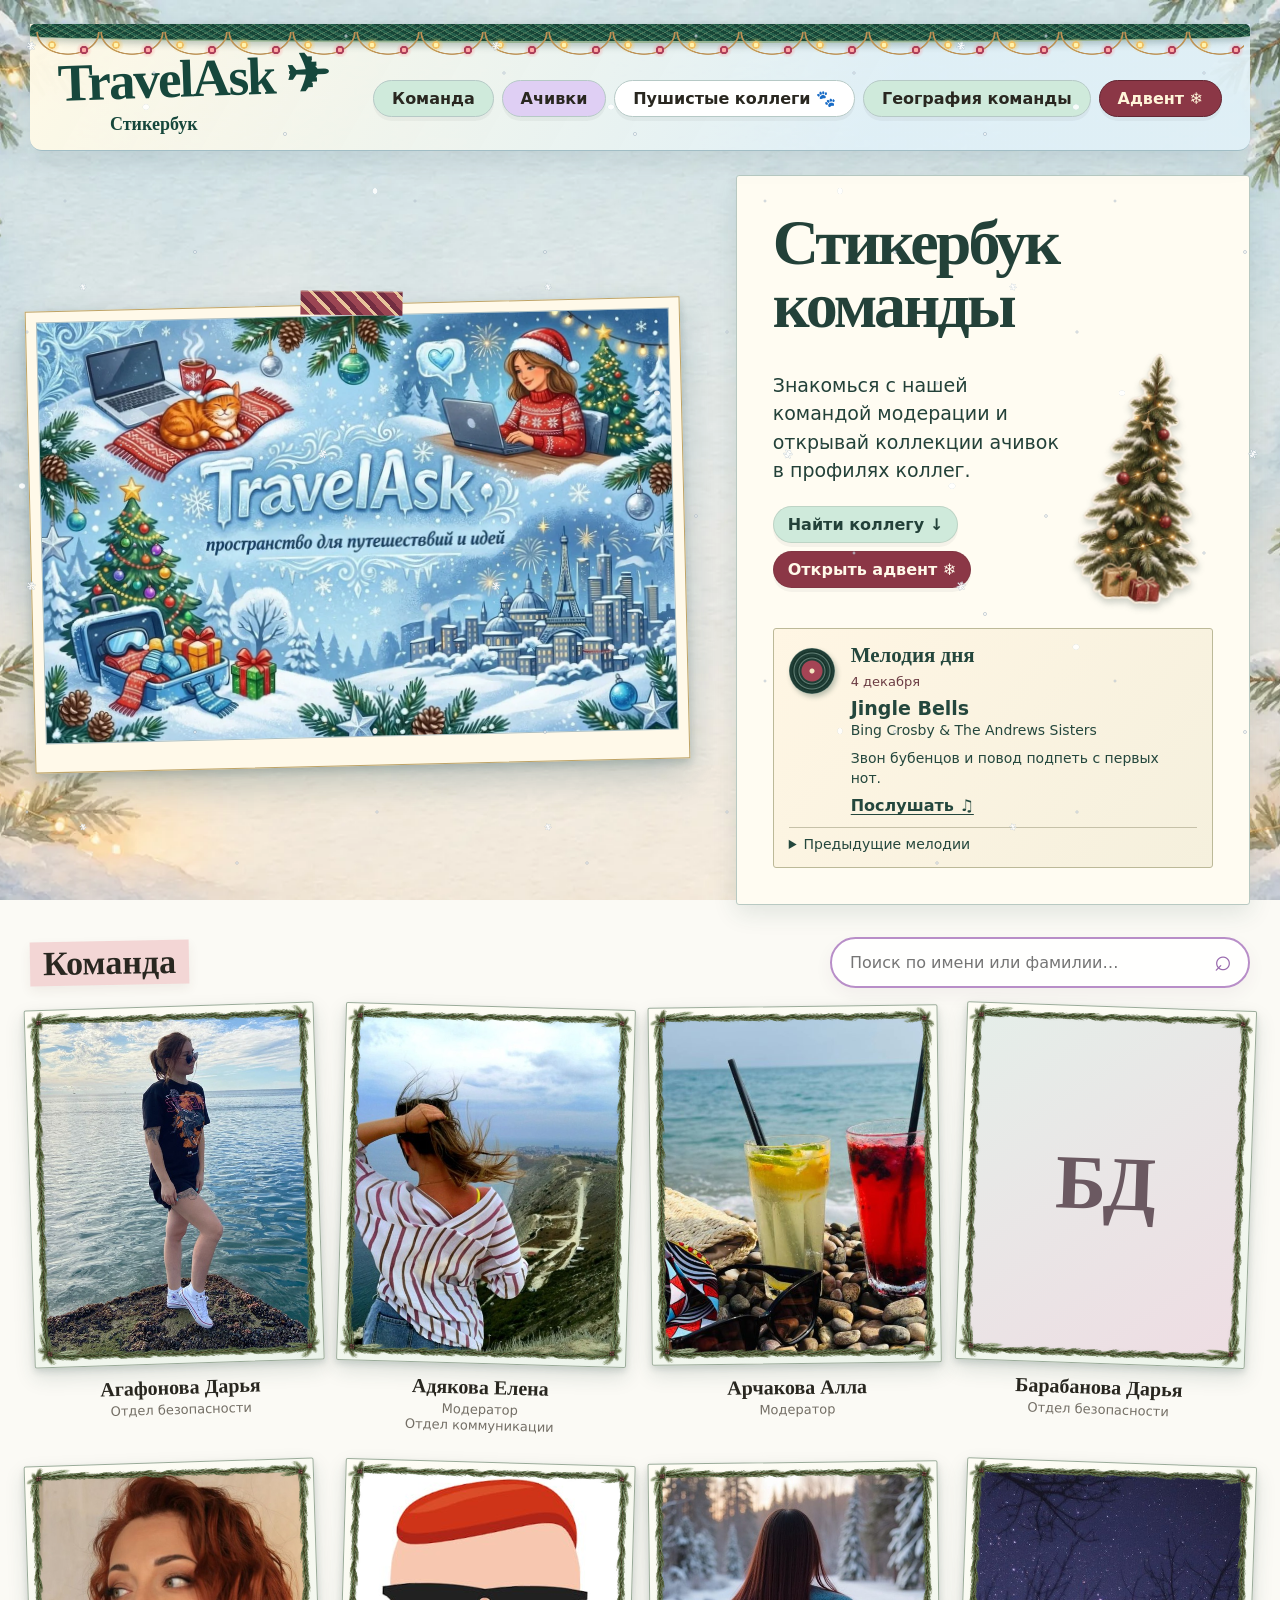
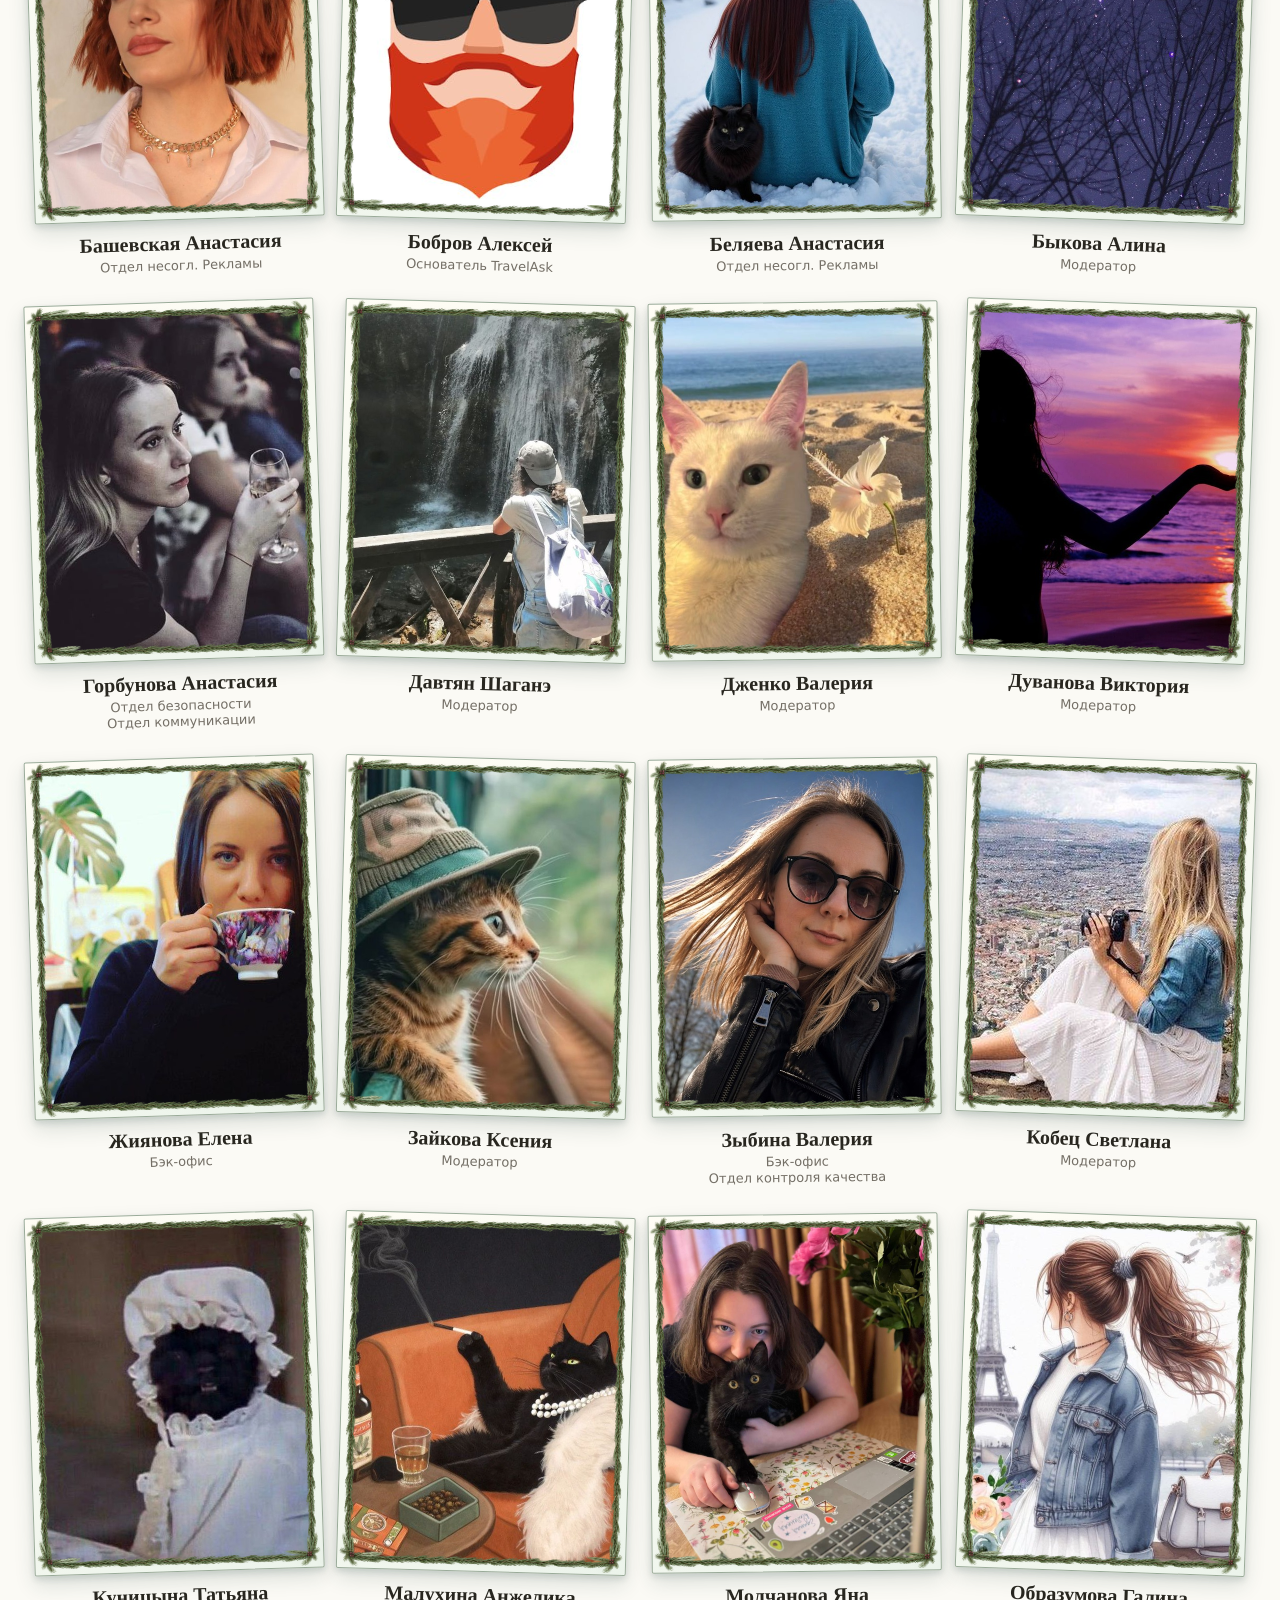
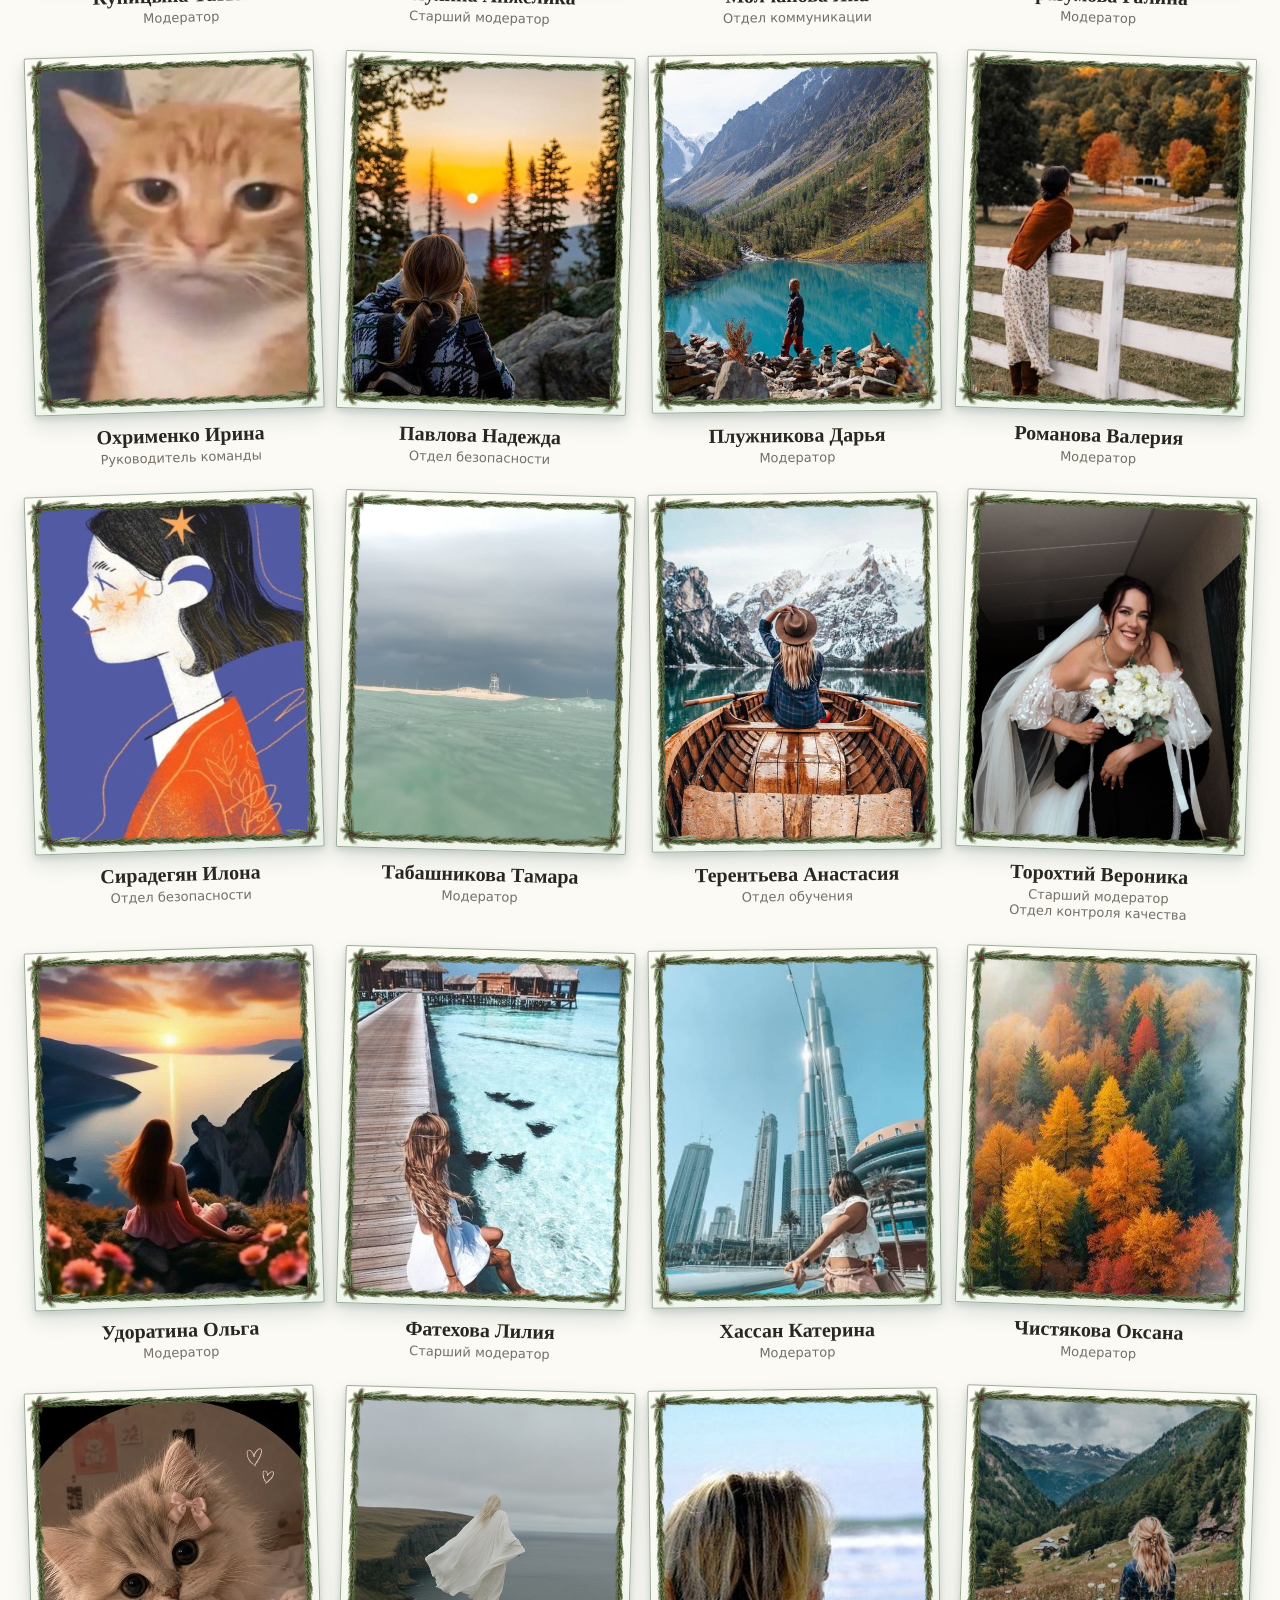
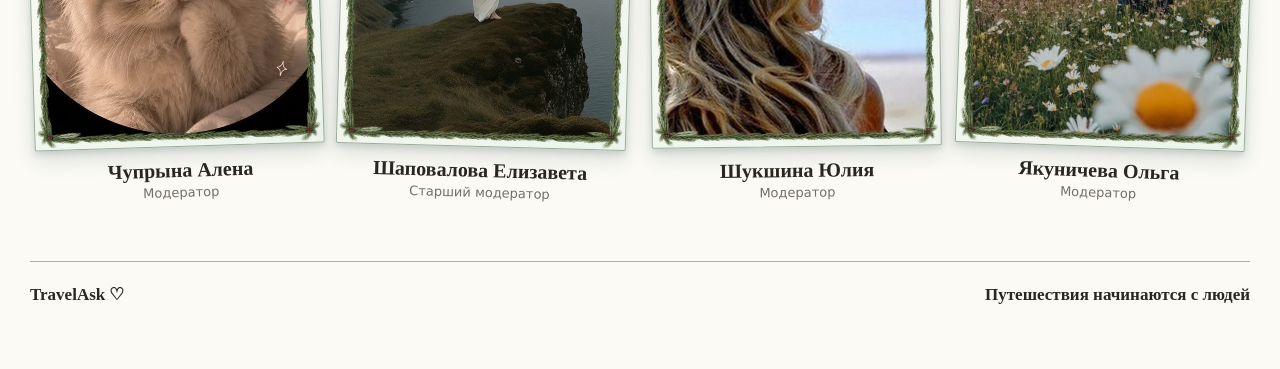
<file: index.html>
<!doctype html><html lang="ru"><head><meta charset="utf-8">
<!-- Yandex.Metrika counter -->
<script>
    (function(m,e,t,r,i,k,a){
        m[i]=m[i]||function(){(m[i].a=m[i].a||[]).push(arguments)};
        m[i].l=1*new Date();
        for (var j = 0; j < document.scripts.length; j++) {if (document.scripts[j].src === r) { return; }}
        k=e.createElement(t),a=e.getElementsByTagName(t)[0],k.async=1,k.src=r,a.parentNode.insertBefore(k,a)
    })(window, document,'script','https://mc.yandex.ru/metrika/tag.js?id=114710105', 'ym');

    ym(114710105, 'init', {ssr:true, referrer: document.referrer, url: location.href});
</script>
<!-- /Yandex.Metrika counter -->
<meta name="viewport" content="width=device-width,initial-scale=1">
<meta name="theme-color" content="#fbfaf5"><title>TravelAsk Стикербук</title><link rel="stylesheet" href="styles.css?v=winter-assets1">  <link rel="stylesheet" href="darkfix.css?v=2">
<style>
  .december-music[hidden], .december-music [hidden] { display: none; }
  .december-music { margin-top: 19px; padding: 15px; border: 1px solid #bcb998; border-radius: 3px;
    color: #24473d; background: linear-gradient(130deg, #fff6e4, #f5f0dd); }
  .music-layout { display: grid; grid-template-columns: 50px minmax(0, 1fr); gap: 12px; align-items: start; }
  .music-record { width: 46px; height: 46px; border-radius: 50%;
    margin-block: 4px; background: radial-gradient(circle, #f4e7c3 0 2px, #a54455 3px 10px, transparent 11px),
      repeating-radial-gradient(circle, #203e36 0 2px, #628076 3px, #18352c 4px 5px);
    box-shadow: 2px 3px 5px #2c4b3f50; }
  .december-music h2 { margin: 0 0 5px; font: 700 21px/1.05 Georgia, serif; }
  .december-music time { font-size: 13px; color: #6b3c43; }
  .december-music .music-track { margin: 7px 0 1px; font-weight: 750; line-height: 1.25; overflow-wrap: anywhere; }
  .december-music .music-artist, .december-music .music-note { margin: 0 0 8px; font-size: 14px; line-height: 1.4; }
  .music-play { display: inline-block; font-weight: 750; text-decoration: underline; text-underline-offset: 3px; }
  .december-music details { margin-top: 12px; padding-top: 8px; border-top: 1px solid #c6c1a8; }
  .december-music summary { cursor: pointer; font-size: 14px; }
  .december-music ol { max-height: 210px; overflow: auto; padding-left: 19px; margin-bottom: 0; font-size: 14px; }
  .december-music li { margin-bottom: 5px; }
  .december-music li a:hover { text-decoration: underline; }

  .album-intro {
    display: grid;
    grid-template-columns: minmax(0, 1fr) auto;
    column-gap: clamp(8px, 2vw, 20px);
    align-items: center;
    margin-top: 12px;
  }
  .album-intro p { margin-top: 0; }
  .album-tree-sticker {
    display: block;
    width: clamp(66px, 8vw, 112px);
    height: auto;
    margin: 4px 4px 4px 0;
    transform: rotate(6deg);
    filter: drop-shadow(1px 4px 3px #25393138);
    pointer-events: none;
  }
  @media (min-width: 1024px) {
    .album-tree-sticker { width: clamp(104px, 10vw, 140px); }
  }
</style>
</head><body>
<noscript><div><img src="https://mc.yandex.ru/watch/114710105" style="position:absolute; left:-9999px;" alt=""></div></noscript>

<main class="page"><header class="header">
  <a class="brand" href="index.html"><div class="brand-title">TravelAsk ✈</div><div class="brand-sub">Стикербук</div></a>
  <nav class="nav"><a class="pill mint" href="index.html">Команда</a><a class="pill lav" href="achievements.html">Ачивки</a><a class="pill" href="pets.html">Пушистые коллеги 🐾</a><a class="pill mint" href="geography.html">География команды</a><a class="pill lav" href="advent.html">Адвент ❄</a></nav>
</header>
<section class="hero album-cover" aria-labelledby="album-title">
  <div class="hero-banner-wrap">
    <img class="hero-banner" src="background/hero-winter.webp" fetchpriority="high" alt="TravelAsk — пространство для путешествий и идей">
  </div>
  <div class="album-cover-copy">
    <h1 id="album-title">Стикербук команды</h1>
    <div class="album-intro">
      <div>
        <p>Знакомься с нашей командой модерации и открывай коллекции ачивок в профилях коллег.</p>
        <div class="album-actions">
          <a class="pill mint" href="#team">Найти коллегу ↓</a>
          <a class="pill album-advent-link" id="albumAdventLink" href="advent.html" hidden>Открыть адвент ❄</a>
        </div>
      </div>
      <img class="album-tree-sticker" src="background/christmas-tree-sticker.webp" alt="" width="260" height="510">
    </div>
    <section class="december-music" id="decemberMusic" aria-labelledby="decemberMusicTitle" hidden>
      <div class="music-layout">
        <span class="music-record" aria-hidden="true"></span>
        <div>
          <h2 id="decemberMusicTitle">Мелодия дня</h2>
          <time></time>
          <p class="music-track"></p>
          <p class="music-artist"></p>
          <p class="music-note"></p>
          <a class="music-play" target="_blank" rel="noopener noreferrer">Послушать ♫</a>
        </div>
      </div>
      <details hidden><summary>Предыдущие мелодии</summary><ol></ol></details>
    </section>
  </div>
</section>
<section class="album-team" id="team" aria-labelledby="team-title">
  <div class="album-team-heading">
    <h2 class="section-label" id="team-title">Команда</h2>
    <div class="search"><input id="memberSearch" type="search" aria-label="Поиск по имени или фамилии"
      placeholder="Поиск по имени или фамилии…" autocomplete="off"></div>
  </div>
  <div id="teamGrid" class="team-grid"></div>
  <div id="teamEmpty" class="empty hidden" role="status">Никого не нашлось. Попробуй другое имя ♡</div>
</section>
<footer class="footer"><span>TravelAsk ♡</span><span>Путешествия начинаются с людей</span></footer>
</main><script src="data.js"></script><script src="script.js?v=album1"></script><script src="december-music.js"></script></body></html>
</file>
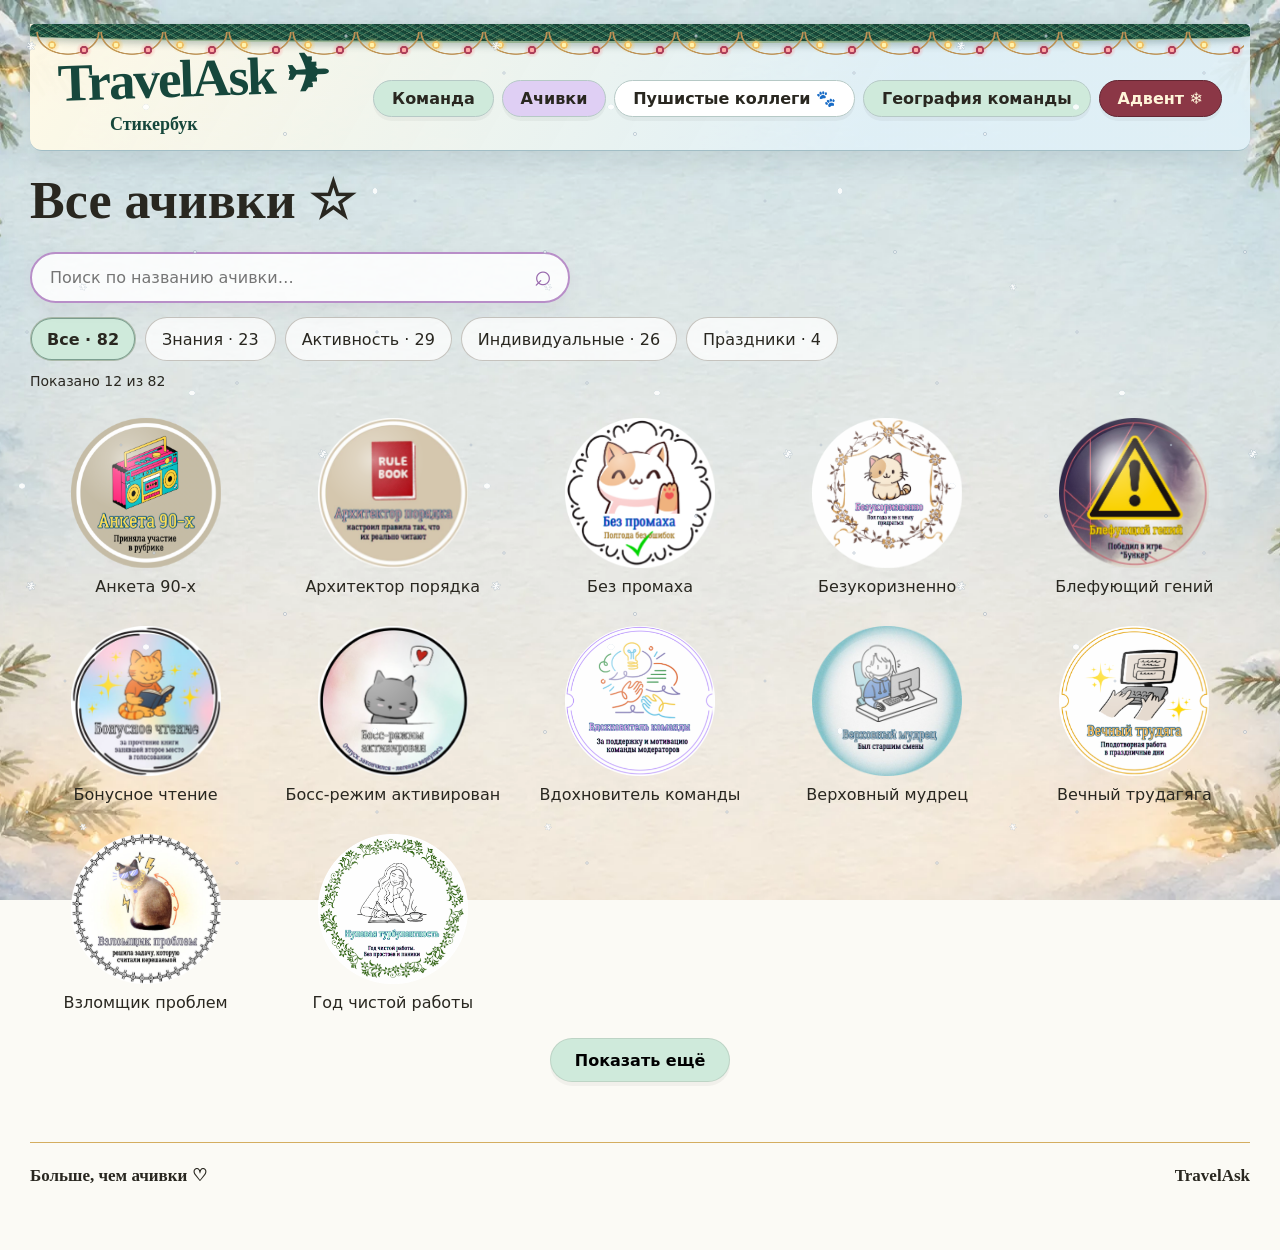
<file: achievements.html>
<!doctype html><html lang="ru"><head><meta charset="utf-8">
<!-- Yandex.Metrika counter -->
<script>
    (function(m,e,t,r,i,k,a){
        m[i]=m[i]||function(){(m[i].a=m[i].a||[]).push(arguments)};
        m[i].l=1*new Date();
        for (var j = 0; j < document.scripts.length; j++) {if (document.scripts[j].src === r) { return; }}
        k=e.createElement(t),a=e.getElementsByTagName(t)[0],k.async=1,k.src=r,a.parentNode.insertBefore(k,a)
    })(window, document,'script','https://mc.yandex.ru/metrika/tag.js?id=114710105', 'ym');

    ym(114710105, 'init', {ssr:true, referrer: document.referrer, url: location.href});
</script>
<!-- /Yandex.Metrika counter -->
<meta name="viewport" content="width=device-width,initial-scale=1">
<meta name="theme-color" content="#fbfaf5"><title>Все ачивки — TravelAsk Стикербук</title><link rel="stylesheet" href="styles.css">  <link rel="stylesheet" href="darkfix.css?v=2">
<style>
  .catalog-search { max-width: 540px; margin-bottom: 14px; }
  .catalog-filters { margin-bottom: 12px; }
  .catalog-filters .filter { min-height: 44px; color: #292720; }
  .catalog-filters .filter.active { box-shadow: inset 0 0 0 1px #7c9f90; }
  .catalog-status { min-height: 1.5em; margin: 0 0 24px; font-size: .875rem; }
  .catalog-more { display: flex; justify-content: center; margin-top: 26px; }
  .catalog-more button { min-height: 44px; cursor: pointer; }
  .catalog-more button[hidden] { display: none; }
  @media (max-width: 480px) {
    .catalog-filters { gap: 6px; }
    .catalog-filters .filter { padding-inline: 11px; }
  }
</style>
</head><body>
<noscript><div><img src="https://mc.yandex.ru/watch/114710105" style="position:absolute; left:-9999px;" alt=""></div></noscript>

<main class="page"><header class="header">
  <a class="brand" href="index.html"><div class="brand-title">TravelAsk ✈</div><div class="brand-sub">Стикербук</div></a>
  <nav class="nav"><a class="pill mint" href="index.html">Команда</a><a class="pill lav" href="achievements.html">Ачивки</a><a class="pill" href="pets.html">Пушистые коллеги 🐾</a><a class="pill mint" href="geography.html">География команды</a><a class="pill lav" href="advent.html">Адвент ❄</a></nav>
</header>
<h1 class="catalog-title">Все ачивки ☆</h1>
<div class="search catalog-search">
  <input id="catalogSearch" type="search" aria-label="Поиск по названию ачивки" placeholder="Поиск по названию ачивки…" autocomplete="off">
</div>
<div class="filters catalog-filters" id="catalogFilters" role="group" aria-label="Категории ачивок"></div>
<p class="catalog-status" id="catalogStatus" role="status"></p>
<div class="achievement-grid" id="catalogResults"></div>
<div class="catalog-more">
  <button class="pill mint" type="button" id="catalogMore" hidden>Показать ещё</button>
</div>
<footer class="footer"><span>Больше, чем ачивки ♡</span><span>TravelAsk</span></footer>
</main><script src="data.js"></script><script src="script.js"></script><script>
(() => {
  const pageSize = 12;
  const all = "Все";
  const badges = DATA.achievements.filter(badge => badge.type === "Обычная");
  const search = document.querySelector("#catalogSearch");
  const filters = document.querySelector("#catalogFilters");
  const grid = document.querySelector("#catalogResults");
  const status = document.querySelector("#catalogStatus");
  const more = document.querySelector("#catalogMore");
  const normalized = value => value.toLocaleLowerCase("ru").replaceAll("ё", "е").replace(/\s+/g, " ").trim();
  let selected = all;
  let matches = [];
  let shown = 0;

  function showMore() {
    const next = matches.slice(shown, shown + pageSize);
    grid.insertAdjacentHTML("beforeend", next.map(badge => achHTML(badge)).join(""));
    shown += next.length;
    enableAchievementInteraction(grid);
    status.textContent = matches.length ? `Показано ${shown} из ${matches.length}` : "Ачивки не найдены.";
    more.hidden = shown >= matches.length;
  }

  function updateResults() {
    const query = normalized(search.value);
    matches = badges.filter(badge =>
      (selected === all || badge.category === selected) && normalized(badge.name).includes(query)
    );
    grid.replaceChildren();
    shown = 0;
    showMore();
  }

  const buttons = [all, ...categories].map(category => {
    const count = category === all ? badges.length : badges.filter(badge => badge.category === category).length;
    const button = document.createElement("button");
    button.type = "button";
    button.className = "filter";
    button.textContent = `${category} · ${count}`;
    button.classList.toggle("active", category === all);
    button.setAttribute("aria-pressed", String(category === all));
    button.addEventListener("click", () => {
      selected = category;
      for (const filter of buttons) {
        filter.classList.toggle("active", filter === button);
        filter.setAttribute("aria-pressed", String(filter === button));
      }
      updateResults();
    });
    filters.append(button);
    return button;
  });

  search.addEventListener("input", updateResults);
  more.addEventListener("click", () => {
    const firstNew = shown;
    showMore();
    grid.children[firstNew]?.focus();
  });
  updateResults();
})();
</script>
</body></html>
</file>
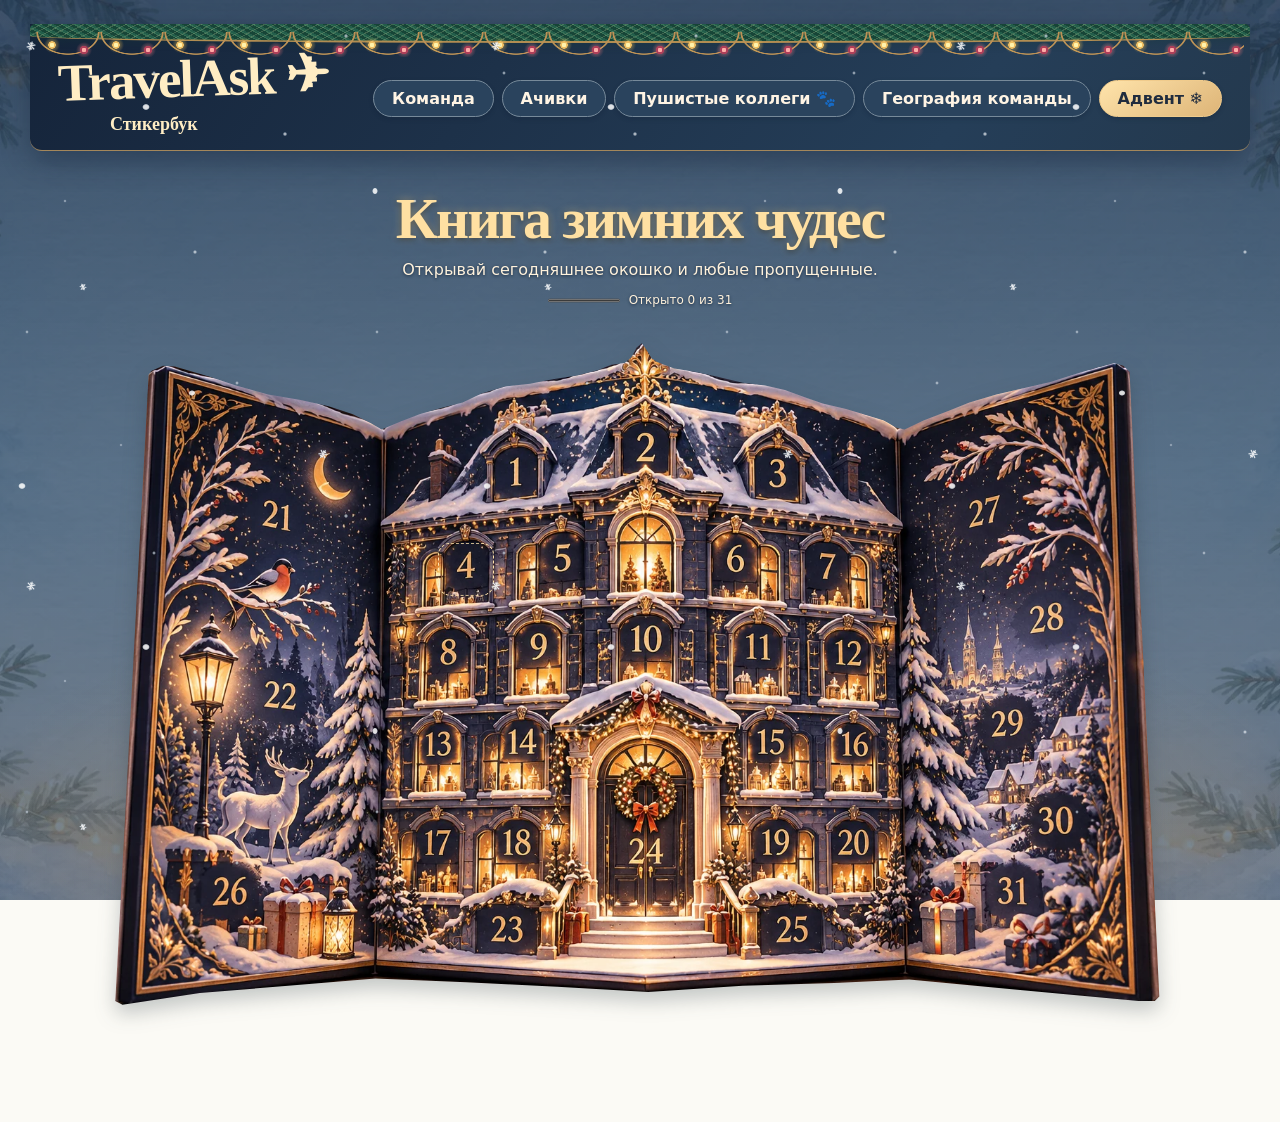
<file: advent.html>
<!doctype html>
<html lang="ru">
<head>
<meta charset="utf-8">
<!-- Yandex.Metrika counter -->
<script>
    (function(m,e,t,r,i,k,a){
        m[i]=m[i]||function(){(m[i].a=m[i].a||[]).push(arguments)};
        m[i].l=1*new Date();
        for (var j = 0; j < document.scripts.length; j++) {if (document.scripts[j].src === r) { return; }}
        k=e.createElement(t),a=e.getElementsByTagName(t)[0],k.async=1,k.src=r,a.parentNode.insertBefore(k,a)
    })(window, document,'script','https://mc.yandex.ru/metrika/tag.js?id=114710105', 'ym');

    ym(114710105, 'init', {ssr:true, referrer: document.referrer, url: location.href});
</script>
<!-- /Yandex.Metrika counter -->

<meta name="viewport" content="width=device-width,initial-scale=1">
<title>Книга зимних чудес — TravelAsk Стикербук</title>
<link rel="stylesheet" href="styles.css">
<link rel="stylesheet" href="darkfix.css?v=2">
<style>
  .advent {
    --gold: #e7c489; --cream: #fff2d6; --pine: #123b36; --red: #843345;
    position: relative; isolation: isolate; max-width: 1040px; margin: 28px auto 40px;
    padding: clamp(14px, 3.6vw, 39px);
    color: var(--cream); border: 1px solid #b69058; border-radius: 13px;
    background:
      radial-gradient(circle at 13% 21%, #f8d9a12b 0 1px, transparent 2px) 0 0 / 27px 29px,
      radial-gradient(ellipse at top, #306554, transparent 72%), #143c37;
    box-shadow: 0 7px 0 #10312e, 0 10px 0 #ac8651, 0 16px 0 #102c27, 0 28px 44px #28211755;
  }
  .advent::before {
    content: ""; position: absolute; inset: 7px; z-index: -1;
    border: 1px solid #edc78c78; border-radius: 8px; pointer-events: none;
  }
  .advent-lid { position: relative; text-align: center; padding: clamp(31px, 6vw, 62px) 8px 24px; }
  .advent-lid { padding-top: clamp(70px, 10vw, 115px); }
  .advent-bow {
    position: absolute; z-index: 1; top: 5px; left: 50%; translate: -50% 0;
    width: clamp(106px, 17vw, 174px); aspect-ratio: 1.9;
    isolation: isolate; pointer-events: none;
    filter: drop-shadow(0 5px 4px #6b294c55);
  }
  .advent-bow-loop {
    position: absolute; inset: 5% 47% 38% 1%; transform: rotate(15deg);
    transform-origin: right 75%; border-radius: 27% 68% 62% 37%;
    border: 1px solid #793044;
    background: linear-gradient(153deg, #e39492 1%, #c55b68 13%, #9f3a53 36%,
      #73243e 59%, #b95167 76%, #5b1832 96%);
    box-shadow: inset 1px 2px 3px #f8b3a58c, inset -5px -4px 8px #4f142b80;
  }
  .advent-bow-loop::after {
    content: ""; position: absolute; inset: 28% 5% 26% 16%;
    border-radius: 63% 38% 60% 50%;
    background: linear-gradient(157deg, #5d193398 15%, #a6485940 57%, #e98c894f 80%);
    transform: rotate(-6deg); filter: blur(1px);
  }
  .advent-bow-loop--right { scale: -1 1; transform-origin: center; left: 47%; right: 1%; rotate: -17deg; }
  .advent-bow-tail {
    position: absolute; z-index: -1; top: 38%; bottom: 0; left: 28%; width: 21%;
    transform: rotate(18deg); transform-origin: 70% 0;
    clip-path: polygon(6% 0, 96% 0, 100% 100%, 49% 80%, 0 100%);
    background: linear-gradient(97deg, #6c2541, #c46171 31%, #9f3955 53%, #e38d88 67%, #822742 94%);
  }
  .advent-bow-tail--right { left: 51%; bottom: 5%; transform: rotate(-22deg) scaleX(-1); }
  .advent-bow-knot {
    position: absolute; top: 23%; left: 41%; width: 18%; height: 32%;
    rotate: -7deg; border-radius: 28% 35% 30% 33%;
    border: 1px solid #762741;
    background: linear-gradient(108deg, #70213f, #a13e58 24%, #dd8184 42%,
      #f09b91 51%, #aa435c 70%, #6b1d39 99%);
    box-shadow: inset 0 1px 2px #f9b6a693, 0 3px 5px #4c172b9e;
  }
  .advent-lid h1 { margin: 0; font: 700 clamp(32px, 7vw, 75px)/1 Georgia, serif; text-wrap: balance; }
  .advent-status { margin: 12px auto 0; line-height: 1.45; color: #ffedc8; }
  .advent-progress {
    display: inline-flex; gap: 9px; align-items: center; margin: 14px auto 0;
    color: #ffe6b8; font-size: 12px;
  }
  .advent-progress progress { width: 72px; height: 7px; accent-color: #f2ce8e; }
  .advent-grid {
    display: grid; grid-template-columns: repeat(8, minmax(0, 1fr));
    grid-auto-rows: clamp(58px, 9.2vw, 98px); gap: clamp(6px, 1.2vw, 13px);
    padding: clamp(8px, 1.7vw, 17px); border: 1px solid #d3a95c83; border-radius: 7px;
    background: #0827249e; box-shadow: inset 0 3px 14px #041b19aa;
  }
  .advent-window {
    --door: #376859; --light: #76a18b;
    position: relative; display: grid; place-items: center; padding: 0;
    perspective: 460px; color: var(--cream); border: 1px solid #bda071a6;
    border-radius: 5px; background: radial-gradient(ellipse, #634e31, #101c19 76%);
    box-shadow: inset 0 3px 8px #111a16, 0 2px 2px #041813; cursor: pointer;
  }
  .advent-window:nth-child(3n + 2) { --door: #853e4c; --light: #ba7981; }
  .advent-window:nth-child(3n) { --door: #3b566b; --light: #7e9fb1; }
  .advent-window[data-wide] { grid-column: span 2; }
  .advent-window:last-child {
    grid-column: 1 / -1; justify-self: center; width: min(100%, clamp(124px, 24vw, 192px));
    --door: #84374a; --light: #cb887c;
    border-color: #e9c078;
  }
  .advent-door {
    display: grid; position: absolute; inset: 0; place-content: center;
    transform-origin: left center; pointer-events: none; border-radius: 4px;
    background: radial-gradient(ellipse at top right, var(--light), transparent 87%), var(--door);
    transition: transform 300ms ease, filter 180ms ease;
    box-shadow: inset 0 0 0 1px #f7dba555, inset 0 -3px 8px #17292477;
  }
  .advent-door::before {
    content: ""; position: absolute; inset: 4px; border: 1px dashed #f8daa488; border-radius: 3px;
  }
  .advent-door::after {
    content: ""; position: absolute; top: calc(50% - 7px); right: -1px;
    width: 6px; height: 14px; border-radius: 6px 0 0 6px; background: #1b3028ba;
  }
  .advent-number { position: relative; font: 700 clamp(21px, 3.1vw, 37px)/1 Georgia, serif; text-shadow: 0 1px 3px #172b28; }
  .advent-motif { font: 700 15px/1 Georgia, serif; color: #ffe0a6; margin-top: 3px; }
  .advent-inside { display: grid; place-items: center; width: 65%; height: 58%; border-radius: 3px;
    color: #604834; background: #f2d8a8; rotate: 7deg; box-shadow: 0 0 13px #ecc9856b; }
  .advent-window[aria-disabled="true"] { cursor: default; }
  .advent-window[aria-disabled="true"] .advent-door { filter: saturate(.68) brightness(.86); }
  .advent-window[data-today] { outline: 2px solid #ffdc90; outline-offset: 2px; }
  .advent-window:focus-visible { outline: 3px solid #fff2c9; outline-offset: 3px; z-index: 3; }
  .advent-window[data-opened] { --hover-door-angle: -79deg; }
  .advent-window[data-opened] .advent-door { transform: var(--door-open, rotateY(-67deg)); }
  .advent-window .advent-inside-number { display: none; }
  .advent-window[data-opened] .advent-inside-number {
    display: block; font: 700 clamp(20px, 3vw, 34px)/1 Georgia, serif;
    color: #ffebba; text-shadow: 0 1px 3px #21170b;
  }
  @media (hover: hover) {
    .advent-window:not([aria-disabled="true"]):not([data-opening]):hover .advent-door { transform: var(--door-hover, rotateY(var(--hover-door-angle, -37deg))); filter: brightness(1.13); }
  }
  .advent-window[data-opening] { z-index: 4; }
  .advent-window[data-opening] .advent-door { transform: var(--door-swing, rotateY(-118deg)); }
  .advent-card {
    width: min(440px, calc(100vw - 32px)); max-height: calc(100dvh - 32px);
    padding: clamp(23px, 6vw, 42px); color: #2d3c31; border: 1px solid #ab8153;
    border-radius: 6px; background: repeating-linear-gradient(0deg, #ac895616 0 1px, transparent 1px 24px), #fff4dc;
    box-shadow: inset 0 0 0 7px #e3ba8255, 0 20px 65px #10201b80;
  }
  .advent-card::backdrop { background: #081a199b; }
  .advent-card h2 { margin: 10px 0 12px; font: 700 clamp(26px, 5vw, 38px)/1.08 Georgia, serif; }
  .advent-card p { line-height: 1.55; }
  .advent-date { font-weight: 750; color: #78384a; }
  @media (max-width: 640px) {
    .advent-grid { grid-template-columns: repeat(4, minmax(0, 1fr)); }
    .advent-window[data-wide] { grid-column: auto; }
    .advent-window:first-child, .advent-window:nth-child(20) { grid-column: span 2; }
    .advent { margin-top: 20px; }
  }
  @media (prefers-reduced-motion: reduce) { .advent-door { transition: none; } }
  .advent-stage {
    perspective: 2300px; padding: 16px clamp(68px, 24vw, 260px) 58px clamp(68px, 24vw, 260px); padding-right: 12px;
  }
  .advent { transform-origin: center 93%; margin-bottom: 24px; }
  .advent-covers { position: absolute; inset: 0; z-index: 8; perspective: 4000px; perspective-origin: left center; pointer-events: none; }
  .advent-cover {
    position: absolute; inset: 0; transform-origin: left center; transform-style: preserve-3d;
    --cover-angle: -102deg;
    transform: translateZ(calc(var(--lid-depth) / 2)) rotateY(var(--cover-angle));
  }
  @media (min-width: 1250px) { .advent-cover { --cover-angle: -106deg; } }
  @media (min-width: 1500px) { .advent-cover { --cover-angle: -114deg; } }
  .advent-intro .advent-cover { animation: open-book 1550ms 180ms cubic-bezier(.24,.66,.2,1) both; }
  @keyframes open-book {
    from { transform: translateZ(calc(var(--lid-depth) / 2)) rotateY(0deg); }
    to { transform: translateZ(calc(var(--lid-depth) / 2)) rotateY(var(--cover-angle)); }
  }
  .advent-cover-face {
    position: absolute; inset: 0; display: grid; place-content: center; text-align: center;
    border-radius: 8px; border: 2px solid #e5b86c; backface-visibility: hidden;
    box-shadow: inset 0 0 0 6px #e4ae64, inset 0 0 0 10px #fff2bc, 0 9px 14px #58273865;
    font: 700 clamp(28px, 6vw, 70px)/1 Georgia, serif;
  }
  .advent-cover-outside {
    color: #ffe7ad; background:
      radial-gradient(circle, #fff0af88 0 1px, transparent 2px) 0 0 / 25px 28px,
      linear-gradient(145deg, #da6072, #9a334e);
  }
  .advent-cover-inside {
    transform: rotateY(180deg); color: #a77835; place-content: stretch;
    background:
      radial-gradient(circle at center, #fffaf0 15%, #f8e2af 82%),
      #fff2d0;
  }
  .advent-wreath {
    width: min(70%, 330px); aspect-ratio: 1; margin: auto; display: grid; place-items: center;
    border: 12px double #cb9e52; outline: 2px dotted #b98436; outline-offset: 5px;
    border-radius: 48%; color: #a65355; font-size: clamp(22px, 8vw, 86px);
  }
  .advent-lid::after {
    content: "✦  ❄  ✧"; position: absolute; inset: 5px 0 auto; z-index: -1;
    color: #e7c489; text-align: center; letter-spacing: clamp(22px, 8vw, 100px);
    padding-left: clamp(22px, 8vw, 100px); opacity: .8;
  }
  .advent-window, .advent-window:last-child {
    border: 0; background: transparent; box-shadow: none;
    --shape: inset(3% 5% round 38% 38% 8% 8%);
  }
  .advent-window[data-shape="bauble"] { --shape: ellipse(45% 49% at 50% 50%); }
  .advent-window[data-shape="tree"] { --shape: polygon(50% 0, 74% 28%, 66% 28%, 86% 53%, 75% 53%, 97% 85%, 61% 85%, 61% 99%, 39% 99%, 39% 85%, 3% 85%, 25% 53%, 14% 53%, 34% 28%, 26% 28%); }
  .advent-window[data-shape="star"] { --shape: polygon(50% 0, 63% 23%, 91% 15%, 83% 42%, 100% 58%, 75% 68%, 77% 95%, 50% 82%, 23% 95%, 25% 68%, 0 58%, 17% 42%, 9% 15%, 37% 23%); }
  .advent-window[data-shape="house"] { --shape: polygon(50% 1%, 98% 39%, 90% 39%, 90% 96%, 10% 96%, 10% 39%, 2% 39%); }
  .advent-window[data-shape="tag"] { --shape: polygon(14% 3%, 86% 3%, 99% 22%, 99% 80%, 85% 97%, 15% 97%, 1% 80%, 1% 22%); }
  .advent-window[data-shape="heart"] { --shape: polygon(50% 96%, 14% 63%, 4% 48%, 2% 32%, 7% 18%, 16% 9%, 28% 6%, 40% 10%, 50% 21%, 60% 10%, 72% 6%, 84% 9%, 93% 18%, 98% 32%, 96% 48%, 86% 63%); }
  .advent-window[data-shape="heart"] .advent-door, .advent-window[data-shape="heart"] .advent-inside { border-radius: 42% 42% 49% 49%; }
  .advent-window[data-shape="bow"] { --shape: polygon(2% 8%, 13% 5%, 45% 26%, 55% 26%, 87% 5%, 98% 8%, 98% 92%, 87% 95%, 55% 74%, 45% 74%, 13% 95%, 2% 92%); }
  .advent-door, .advent-inside { clip-path: var(--shape); }
  .advent-door::before { inset: 9%; opacity: .55; }
  .advent-door::after { right: 13%; width: 5px; height: 11px; background: #ffe2a3cc; }
  .advent-inside {
    position: absolute; inset: 0; width: auto; height: auto; rotate: none;
    background: radial-gradient(ellipse, #806541, #201813 74%); color: #f7d5a1;
  }
  .advent-window[data-shape="tree"] .advent-motif,
  .advent-window[data-shape="bow"] .advent-motif { display: none; }
  .advent-window[data-shape="tree"] .advent-number { translate: 0 6px; }
  .advent-window[data-today] { outline-style: dashed; }
  @media (prefers-reduced-motion: reduce) {
    .advent-intro .advent-cover { animation: none; }
  }
  /* Paint, paper lining, and the exposed edges of the box. */
  .advent {
    --cream: #fffaf0; color: #1e5148;
    border: 3px solid #dba34d;
    background:
      radial-gradient(circle, #fffdfa 0 1.5px, transparent 2.5px) 0 0 / 24px 27px,
      linear-gradient(155deg, #f6fdfa, #d2f2e9 52%, #a8ddce);
    box-shadow: inset 0 0 0 3px #fff2cf, 0 4px 0 #ffe4a2, 0 9px 0 #e0ae59,
      0 15px 0 #be7651, 0 23px 0 #a33d54, 0 38px 32px -10px #7046466e;
  }
  .advent::before { border-color: #c58a3a; }
  .advent-status { color: #315b52; }
  .advent-progress { color: #315b52; }
  .advent-progress progress { accent-color: #b23f54; }
  .advent-grid {
    border-color: #d3a663;
    background: repeating-linear-gradient(135deg, #dfbd8026 0 1px, transparent 1px 10px), #fff4db;
    box-shadow: inset 0 3px 9px #a9744538;
  }
  .advent-window { --door: #277462; --light: #459d83; }
  .advent-window:nth-child(3n + 2) { --door: #ac3650; --light: #d46276; }
  .advent-window:nth-child(3n) { --door: #2e5d88; --light: #5087b0; }
  .advent-window:last-child { --door: #a62d48; --light: #df6d71; }
  .advent-window[data-today] { outline-color: #a86215; }
  .advent-window:focus-visible { outline-color: #81304c; }
  .advent-window[aria-disabled="true"] .advent-door { filter: saturate(.83) brightness(.98); }
  @media (max-width: 640px) {
    .advent-stage { padding-inline: clamp(39px, 14vw, 82px) 4px; }
    .advent-cover { --cover-angle: -98deg; }
    .advent-wreath { border-width: 7px; }
    .advent { padding-inline: 9px; }
    .advent-grid { padding-inline: 5px; }
  }
  .advent-card {
    width: min(390px, calc(100vw - 34px)); padding: 0; border: 0;
    background: transparent; box-shadow: none; overflow: visible;
  }
  .advent-card::backdrop { background: #142c29ae; }
  .advent-card-rotor { position: relative; transform-style: preserve-3d; }
  .advent-card-face {
    box-sizing: border-box; backface-visibility: hidden; border-radius: 9px;
    border: 3px solid #b68134;
    background: linear-gradient(145deg, #ffe5a3, #e6b963 58%, #f4d48a);
    box-shadow: inset 0 0 0 5px #f9e5ab, inset 0 0 0 6px #ba893c, 0 14px 40px #34241686;
  }
  .advent-card-front {
    position: relative; min-height: min(340px, 70dvh); max-height: calc(100dvh - 34px);
    overflow: auto; padding: clamp(24px, 6vw, 36px); color: #392a20;
  }
  .advent-card-back {
    position: absolute; inset: 0; transform: rotateY(180deg); padding: 10px;
    overflow: hidden;
  }
  .advent-card-back img { display: block; width: 100%; height: 100%; object-fit: cover; border-radius: 3px; }
  .advent-stage { padding-right: clamp(27px, 5vw, 58px); }
  .advent {
    --case-depth: clamp(12px, 2.7vw, 31px);
    box-shadow: inset 0 0 0 4px #fff2cf, 16px 24px 27px #66374e52;
    background: linear-gradient(148deg, #f9fff9, #cbf2e4 61%, #9fd5c5);
  }
  .advent-case-depth { position: absolute; inset: -3px; z-index: -2; pointer-events: none; }
  .advent-case-depth::before, .advent-case-depth::after { content: ""; position: absolute; }
  .advent-case-depth::before {
    top: 8px; bottom: 0; left: calc(100% - 2px); width: var(--case-depth);
    transform: skewY(33deg); transform-origin: left top;
    border-radius: 0 4px 5px 0;
    background: linear-gradient(90deg, #9a3a53, #bf5a6c 30%, #7d2c45 97%);
    box-shadow: inset 0 3px #f0c074, inset -2px 0 #5c2437, 8px 7px 13px #6a284548;
  }
  .advent-case-depth::after {
    inset: calc(100% - 2px) 2px auto 8px;
    height: calc(var(--case-depth) * .65); transform: skewX(57deg); transform-origin: left top;
    border-radius: 0 0 4px 4px;
    background: linear-gradient(#eac177 0 12%, #b74e64 13%, #81334d 82%, #59273b);
    box-shadow: 0 7px 10px #621f4052;
  }
  .advent-grid {
    border: 0;
    border-style: solid; border-color: #d7a05a #fbe5ae #fff0c7 #b77e3d;
    border-width: clamp(5px, 1vw, 11px) clamp(3px, .55vw, 7px);
    background: repeating-linear-gradient(135deg, #d5a45f28 0 1px, transparent 1px 9px), #ffeccb;
    box-shadow: 0 0 0 1px #a46c3f, inset 5px 8px 11px #88562965, 0 4px 0 #7aa99550;
  }
  .advent-cover-face {
    box-shadow: inset 0 0 0 6px #d89c50, inset 0 0 0 10px #fff2bc,
      -5px 4px 0 #a16b3f, -8px 7px 0 #7d4b39, -10px 12px 16px #58273860;
  }
  .advent-card-face {
    border-width: 2px; border-radius: 14px 6px;
    box-shadow: 0 14px 40px #34241686;
  }
  .advent-card-front { padding-top: 57px; }
  .advent-card-back { padding: 16px; }
  .advent-card-ornament {
    position: absolute; z-index: 1; inset: 7px; pointer-events: none;
    border: 3px double #a36a20; border-radius: 20px 8px;
  }
  .advent-card-ornament span {
    position: absolute; width: 30px; height: 28px; color: #8c5517; text-align: center;
    font: 24px/28px Georgia, serif; text-shadow: 0 1px #ffeab5;
  }
  .advent-card-ornament span:nth-child(1) { top: -4px; left: -4px; rotate: -45deg; }
  .advent-card-ornament span:nth-child(2) { top: -4px; right: -4px; rotate: 45deg; }
  .advent-card-ornament span:nth-child(3) { bottom: -4px; right: -4px; rotate: 135deg; }
  .advent-card-ornament span:nth-child(4) { bottom: -4px; left: -4px; rotate: 225deg; }
  .advent-card-close {
    position: absolute; z-index: 2; right: 14px; top: 14px;
    display: grid; place-items: center; width: 40px; height: 40px; padding: 0;
    border: 1px solid #b98537; border-radius: 50%; color: #754717;
    background: linear-gradient(145deg, #fff1be, #ebc67c);
    font: 26px/1 Georgia, serif; cursor: pointer;
  }
  .advent-card-close:hover { background: #fff2c4; }
  .advent-card-close:focus-visible { outline: 2px solid #704018; outline-offset: 2px; }
  .advent-card-rotor[data-bending] > .advent-card-face { opacity: 0; }
  .advent-curl, .advent-curl-strip {
    position: absolute; inset: 0; transform-style: preserve-3d; pointer-events: none;
  }
  .advent-curl-strip > .advent-card-face { position: absolute; inset: 0; }
  .advent {
    --case-depth: clamp(18px, 3.5vw, 42px);
    --lid-depth: clamp(22px, 4.1vw, 52px);
  }
  .advent-stage { padding-right: clamp(33px, 6vw, 68px); }
  .advent-case-depth::before {
    background: linear-gradient(180deg, #ffdc8c 0 3px, transparent 3px),
      linear-gradient(90deg, #e0a35c 0 3px, #b34561 3px, #922e4b 42%, #651a36);
  }
  .advent-case-depth::after {
    background: linear-gradient(#facb77 0 3px, #c55b70 3px, #8e2c4b 62%, #641d37);
  }
  .advent-cover-face { box-shadow: inset 0 0 0 6px #d89c50, inset 0 0 0 10px #fff2bc; }
  .advent-cover-outside { transform: translateZ(calc(var(--lid-depth) / 2)); }
  .advent-cover-inside { transform: rotateY(180deg) translateZ(calc(var(--lid-depth) / 2)); }
  .advent-cover-edge {
    position: absolute; box-sizing: border-box;
    border: 1px solid #774031;
    background: linear-gradient(90deg, #7c2948 0 9%, #b65263 18% 54%, #8e344f 68%, #ffdf96 83%, #ae763b 94%);
  }
  .advent-cover-edge--fore, .advent-cover-edge--hinge {
    inset-block: 0; width: var(--lid-depth);
  }
  .advent-cover-edge--fore { right: 0; transform: translateX(50%) rotateY(90deg); }
  .advent-cover-edge--hinge { left: 0; transform: translateX(-50%) rotateY(-90deg); }
  .advent-cover-edge--top, .advent-cover-edge--bottom {
    inset-inline: 0; height: var(--lid-depth);
    background: linear-gradient(#ffdc95, #b77943 17%, #a84058 24%, #6d2744 90%);
  }
  .advent-cover-edge--top { top: 0; transform: translateY(-50%) rotateX(90deg); }
  .advent-cover-edge--bottom { bottom: 0; transform: translateY(50%) rotateX(-90deg); }
  .advent-cover-inside {
    background: radial-gradient(ellipse at 58% 36%, #fff9e5 10%, #eac686 94%);
    box-shadow: inset 0 0 0 6px #a16c36, inset 0 0 0 10px #ffdf94;
  }
  .advent-cover-inside::before {
    content: ""; position: absolute; inset: clamp(11px, 2vw, 24px);
    border-style: solid; border-width: clamp(5px, 1.05vw, 13px);
    border-color: #a37643 #f9dea5 #fff0c9 #b48348;
    border-radius: 6px; box-shadow: inset 4px 7px 15px #6a3b2c5e, 0 0 0 1px #7d5237;
    pointer-events: none;
  }
  .advent-cover-inside .advent-wreath { width: min(62%, 310px); }
  .advent-tray { position: relative; isolation: isolate; border-radius: 8px; }
  .advent-tray-shadow {
    position: absolute; inset: 0; overflow: hidden; z-index: 6;
    border-radius: inherit; pointer-events: none;
  }
  .advent-tray-shadow::before {
    content: ""; position: absolute; inset: -12% -16%; opacity: 0;
    background: linear-gradient(90deg, #39252dba 0 50%, #4b283d66 68%, transparent 91%);
    transform-origin: left center;
  }
  .advent-intro .advent-tray-shadow::before {
    animation: tray-shadow 1550ms 180ms cubic-bezier(.24,.66,.2,1) both;
  }
  @keyframes tray-shadow {
    from { opacity: .72; transform: skewY(5deg); }
    to { opacity: 0; transform: skewY(12deg) scaleX(.07); }
  }
  .advent-inside {
    background: radial-gradient(ellipse at 62% 70%, #99713c, #513623 56%, #321d16 82%);
    box-shadow: inset 5px 8px 9px #261512e0, inset -3px -3px #edbc6759;
  }
  .advent-card-edge {
    position: absolute; z-index: 2; top: 50%; left: 50%;
    width: 5px; height: clamp(27px, 4.5vw, 51px); border-radius: 2px;
    background: linear-gradient(90deg, #9a6021, #ffedab 56%, #c48b35);
    box-shadow: 0 0 9px #ffc35c9c; opacity: 0; pointer-events: none;
  }
  .advent-window[data-extracting] .advent-card-edge {
    animation: extract-card 480ms var(--extract-delay, 140ms) cubic-bezier(.22,.68,.28,1) both;
  }
  @keyframes extract-card {
    0% { transform: translate(-50%, -24%) scaleY(.4) rotate(-10deg); opacity: 0; }
    32% { transform: translate(-50%, -52%) scaleY(.66) rotate(-10deg); opacity: 1; }
    100% { transform: translate(-50%, calc(-50% - 20px)) scaleY(1) rotate(-10deg); opacity: 1; }
  }
  @property --foil-position { syntax: "<percentage>"; inherits: true; initial-value: 0%; }
  .advent-card-rotor[data-bending] { animation: foil-sweep var(--flight-duration, 2800ms) linear both; }
  .advent-card-ornament span {
    background: linear-gradient(112deg, #8c5517 44%, #fff8d2 49%, #fbd279 51%, #8c5517 56%) var(--foil-position) 0 / 250% 100%;
    background-clip: text; color: transparent; text-shadow: none;
  }
  @keyframes foil-sweep {
    0%, 17% { --foil-position: 0%; }
    48%, 61.99% { --foil-position: 100%; }
    62% { --foil-position: 0%; }
    96%, 100% { --foil-position: 100%; }
  }
  @media (prefers-reduced-motion: reduce) {
    .advent-intro .advent-tray-shadow::before { animation: none; }
  }
  .advent-window:is([data-shape="bauble"], [data-shape="tag"], [data-shape="bow"]) {
    --door-open: rotateX(67deg); --door-hover: rotateX(35deg); --door-swing: rotateX(112deg);
  }
  .advent-window[data-opened]:is([data-shape="bauble"], [data-shape="tag"], [data-shape="bow"]) {
    --door-hover: rotateX(77deg);
  }
  .advent-window:is([data-shape="bauble"], [data-shape="tag"], [data-shape="bow"]) .advent-door {
    transform-origin: top center;
  }
  .advent-window[data-shape="star"] {
    --door-open: rotateY(-66deg); --door-hover: rotateY(-24deg); --door-swing: rotateY(-104deg);
  }
  .advent-window[data-shape="star"][data-opened] { --door-hover: rotateY(-76deg); }
  .advent-window[data-shape="star"] .advent-door {
    clip-path: none; background: none; box-shadow: none;
  }
  .advent-window[data-shape="star"] .advent-door::after { display: none; }
  .advent-window[data-shape="star"] .advent-door::before {
    inset: 0; border: 0; opacity: 1;
    background: radial-gradient(ellipse at top right, var(--light), transparent 87%), var(--door);
    clip-path: polygon(50% 0, 63% 23%, 83% 42%, 100% 58%, 75% 68%, 77% 95%,
      50% 82%, 23% 95%, 25% 68%, 0 58%, 17% 42%, 9% 15%, 37% 23%);
  }
  .advent-window[data-shape="star"] .advent-motif { position: relative; }
  .advent-star-tip {
    position: absolute; inset: 0; pointer-events: none;
    clip-path: polygon(62.5% 22.5%, 91% 15%, 83.5% 42.5%);
    background: linear-gradient(145deg, var(--door), var(--light));
    transform-origin: 73% 32%; transition: transform 250ms ease;
  }
  .advent-window[data-opened] .advent-star-tip { transform: rotateZ(39deg) rotateY(-50deg) rotateZ(-39deg); }
  .advent-window[data-opening] .advent-star-tip { transform: rotateZ(39deg) rotateY(-147deg) rotateZ(-39deg); }
  .advent-wreath { position: relative; }
  .advent-wreath-light {
    position: absolute; width: clamp(4px, .8vw, 8px); aspect-ratio: 1;
    translate: -50% -50%; border-radius: 50%; background: #a97848;
    transition: background-color .45s ease, box-shadow .45s ease;
  }
  .advent-wreath-light[data-lit] {
    background: #fff9c4; box-shadow: 0 0 0 1px #eaa343, 0 0 8px 2px #ffb63b;
  }
  @media (prefers-reduced-motion: reduce) {
    .advent-star-tip, .advent-wreath-light { transition: none; }
  }
  .advent[data-finale] { --extract-delay: 570ms; }
  .advent[data-finale] .advent-tray::after {
    content: ""; position: absolute; inset: -2px; z-index: 7;
    border: 2px solid #fff0b1; border-radius: inherit; pointer-events: none;
    box-shadow: 0 0 16px 3px #ffbb55, inset 0 0 12px #ffdd87;
    animation: finale-glow 1350ms ease both;
  }
  .advent[data-finale] .advent-wreath-light {
    animation: finale-wreath 2350ms ease both;
  }
  @keyframes finale-glow {
    0%, 100% { opacity: 0; }
    20%, 74% { opacity: 1; }
  }
  @keyframes finale-wreath {
    18%, 75% { background-color: #fffceb; box-shadow: 0 0 0 1px #ffba4c, 0 0 14px 3px #ffcb5d; }
  }
  .advent-card[data-finale]::backdrop {
    background: radial-gradient(ellipse at center, #96512735, #35202c74 88%);
  }
  .advent-fireworks { display: none; }
  .advent-card[data-finale] .advent-fireworks {
    display: block; position: fixed; inset: 0; z-index: 0; pointer-events: none; overflow: clip;
  }
  .advent-card-rotor { z-index: 1; }
  .advent-firework {
    position: absolute; left: var(--x); top: var(--y);
    color: var(--spark-color); --radius: clamp(19px, 5.4vw, 62px);
  }
  .advent-firework i {
    position: absolute; width: 2px; height: clamp(5px, 1.1vw, 14px);
    border-radius: 100%; background: currentColor; box-shadow: 0 0 6px currentColor;
    opacity: 0; transform-origin: center;
    animation: advent-spark 1250ms var(--delay) cubic-bezier(.15,.65,.26,1) both;
  }
  @keyframes advent-spark {
    0% { opacity: 0; transform: rotate(var(--ray)) translateY(0) scaleY(.15); }
    12% { opacity: 1; }
    44% { opacity: .95; transform: rotate(var(--ray)) translateY(calc(var(--radius) * -.59)) scaleY(1); }
    100% { opacity: 0; transform: rotate(var(--ray)) translateY(calc(-1 * var(--radius)) ) scaleY(.14); }
  }
  @media (max-width: 600px) {
    .advent-firework { top: var(--mobile-y, var(--y)); }
  }
  @media (prefers-reduced-motion: reduce) {
    .advent-firework i {
      animation: none; opacity: .65;
      transform: rotate(var(--ray)) translateY(calc(var(--radius) * -.56)) scaleY(.55);
    }
  }
  @media (prefers-reduced-motion: reduce) {
    .advent[data-finale] .advent-tray::after { animation: none; opacity: .65; }
    .advent[data-finale] .advent-wreath-light {
      animation: none; background: #fff9c4; box-shadow: 0 0 8px 2px #ffb63b;
    }
  }
  .advent-wreath::after {
    content: ""; position: absolute; inset: -8px; border-radius: inherit;
    border: 3px solid #ffedaa; opacity: 0; pointer-events: none;
    box-shadow: inset 0 0 23px 6px #ffd375b8, 0 0 30px 9px #ffbb4ca8;
  }
  .advent[data-finale] .advent-wreath {
    animation: wreath-gilding 2350ms ease both;
  }
  .advent[data-finale] .advent-wreath::after {
    animation: finale-wreath-halo 2350ms ease both;
  }
  @keyframes wreath-gilding {
    18%, 75% { border-color: #fff0ad; outline-color: #ffda76; }
  }
  @keyframes finale-wreath-halo {
    0%, 100% { opacity: 0; }
    18%, 75% { opacity: 1; }
  }

  .advent-card-front {
    display: grid; grid-template-rows: minmax(0, 1fr);
    overflow: clip; padding-bottom: clamp(19px, 5vw, 32px);
  }
  .advent-card-copy {
    min-width: 0; min-height: 0; overflow-x: hidden; overflow-y: auto;
    scrollbar-width: thin; scrollbar-color: #9d6429 #f5d690;
    overflow-wrap: anywhere;
  }
  .advent-card-copy::-webkit-scrollbar { width: 7px; }
  .advent-card-copy::-webkit-scrollbar-track { background: #f5d690; border-radius: 6px; }
  .advent-card-copy::-webkit-scrollbar-thumb { background: #9d6429; border: 1px solid #edc474; border-radius: 6px; }
  @media (prefers-reduced-motion: reduce) {
    .advent[data-finale] .advent-wreath, .advent[data-finale] .advent-wreath::after { animation: none; }
    .advent[data-finale] .advent-wreath::after { opacity: .85; }
  }
  .book-advent { width: min(100%, 1080px); margin: 28px auto 0; }
  .book-heading { text-align: center; margin: 0 auto 15px; color: #21443e; }
  .book-heading h1 { margin: 0; font: 800 clamp(30px, 5.5vw, 58px)/1.06 Georgia, serif; letter-spacing: -.035em; }
  .book-heading .advent-status { margin: 8px 0; }
  .book-heading .advent-progress { margin: 0 auto 10px; }
  .book-scene { position: relative; isolation: isolate; border-radius: 8px; box-shadow: 0 16px 38px #142a3745, 0 0 0 1px #9f7951; }
  .book-image { display: block; width: 100%; height: auto; border-radius: inherit; }
  .book-hotspots { position: absolute; inset: 0; }
  .book-door { appearance: none; cursor: pointer; touch-action: manipulation; }
  .book-hotspots .book-door {
    position: absolute; translate: -50% -50%; width: 5%; height: 7%;
    padding: 0; border: 0; border-radius: 22%; background: transparent; color: white;
  }
  .book-hotspots .book-door[data-side] { width: 6.2%; height: 7.5%; }
  .book-hotspots .book-door:not([aria-disabled="true"]):hover,
  .book-hotspots .book-door[data-opened] { background: radial-gradient(ellipse, #ffbb4633, transparent 70%); box-shadow: 0 0 14px #ffcf7777, inset 0 0 0 1px #ffe2a86b; }
  .book-hotspots .book-door[data-opening] { background: radial-gradient(ellipse, #fff4cbb8, #ffc06932 58%, transparent 75%); }
  .book-door[aria-disabled="true"] { cursor: default; }
  .book-door:focus-visible { outline: 2px solid #fff1a3; outline-offset: 2px; }
  .book-hotspots .book-door[data-today]:not(:focus-visible) { outline: 1px dashed #ffe4ad; }
  .book-date-picker { display: none; }
  .book-advent[data-finale] .book-scene { animation: book-final-glow 1.3s ease-out both; }
  @keyframes book-final-glow {
    35% { box-shadow: 0 0 35px #ffd47ba8, 0 0 0 2px #ffe1a2; }
  }
  @media (max-width: 700px) {
    .book-advent { margin-top: 20px; }
    .book-date-picker { display: block; margin-top: 12px; }
    .book-date-picker summary {
      display: list-item;
      width: fit-content;
      margin-inline: auto;
      min-height: 44px;
      padding: 10px 17px;
      border: 1px solid #9db6a8;
      border-radius: 24px;
      background: #fffaf0;
      color: #21443e;
      cursor: pointer;
      font-weight: 700;
    }
    .book-date-picker summary:focus-visible { outline: 2px solid #8b3746; outline-offset: 3px; }

    .book-date-picker[open] .book-days { display: grid; grid-template-columns: repeat(auto-fit, minmax(44px, 1fr)); gap: 5px; margin-top: 11px; }
    .book-days .book-door { position: relative; min-height: 44px; border: 1px solid #a98b63; border-radius: 7px; background: #fffaf0; color: #21443e; }
    .book-days .book-door[data-opened] { background: #ffe0a0; }
    .book-days .book-door[data-today] { border-color: #8b3746; border-width: 2px; }
    .book-days .book-door[aria-disabled="true"] { opacity: .55; }
    .book-days .book-door:focus-visible { outline-color: #8b3746; }
  }
  @media (prefers-color-scheme: dark) {
    .book-heading, .book-heading .advent-status, .book-heading .advent-progress { color: #fff1d4; }
  }
  @media (prefers-reduced-motion: reduce) {
    .book-advent[data-finale] .book-scene { animation: none; }
  }
  /* An evening tint over the winter background on this page. */
  .book-advent {
    position: relative;
    isolation: isolate;
    width: min(100%, 1080px);
    margin-top: 37px;
    padding-bottom: 8px;
  }
  body.advent-dusk::after {
    background:
      radial-gradient(ellipse 55% 35% at 50% 97%, #e5a45b7a, #e5a45b1a 62%, transparent 100%),
      linear-gradient(180deg, #162d4bd1 0%, #294767bc 52%, #324a67a8 100%);
  }
  @media (prefers-color-scheme: dark) {
    body.advent-dusk::after {
      background:
        radial-gradient(ellipse 55% 35% at 50% 97%, #d8965c45, transparent 100%),
        linear-gradient(180deg, #10244488, #243a5a55) !important;
    }
  }
  .book-heading {
    margin: 0 auto clamp(12px, 1.8vw, 22px);
    padding-inline: 8px;
    color: #fff2dc;
  }
  .book-heading h1 {
    color: #ffe0a2;
    text-shadow: 0 0 8px #ffd27a66, 0 2px 5px #142539c4;
  }
  .book-heading .advent-status,
  .book-heading .advent-progress {
    color: #fff2dc;
    text-shadow: 0 1px 3px #142539d9;
  }
  .book-heading .advent-progress { margin-bottom: 0; }
  .book-heading .advent-progress progress { accent-color: #ebbe73; }
  @media (max-width: 700px) {
    .book-advent { margin-top: 26px; }
    .book-date-picker { margin-top: 5px; }
  }
  /* Outline in image coordinates, keeping the hotspot canvas intact. */
  .book-scene {
    box-shadow: none;
    filter: drop-shadow(0 9px 10px #24353c44);
    transform-origin: 50% 92%;
  }
  .book-image {
    clip-path: polygon(
      1.417% 93.250%, 4.500% 6.250%, 4.750% 5.750%, 5.833% 5.000%, 6.917% 5.125%,
      10.083% 6.500%, 12.583% 7.750%, 15.583% 9.000%, 18.583% 9.750%, 21.167% 10.625%,
      23.417% 11.750%, 25.083% 13.000%, 26.083% 13.875%, 27.833% 12.750%, 29.583% 11.750%,
      31.583% 10.875%, 33.583% 10.125%, 35.333% 8.875%, 37.500% 7.875%, 39.833% 7.500%,
      41.917% 6.875%, 44.167% 6.375%, 46.083% 5.625%, 47.333% 4.875%, 48.583% 4.625%,
      49.250% 3.750%, 49.667% 2.500%, 50.167% 1.875%, 50.583% 2.750%, 51.083% 4.000%,
      51.583% 4.500%, 53.167% 5.375%, 55.167% 5.875%, 57.083% 6.500%, 59.500% 7.375%,
      61.583% 7.750%, 63.417% 8.375%, 65.250% 9.375%, 66.917% 10.250%, 69.083% 11.000%,
      71.000% 11.875%, 72.583% 12.625%, 73.750% 13.625%, 74.500% 13.875%, 76.250% 12.625%,
      78.417% 11.375%, 80.500% 10.125%, 83.000% 9.000%, 85.500% 8.125%, 88.000% 7.250%,
      90.417% 6.125%, 92.667% 5.125%, 93.917% 4.625%, 94.750% 5.000%, 95.333% 5.875%,
      98.083% 92.625%, 97.667% 93.250%, 96.167% 93.250%, 74.917% 90.250%, 68.000% 90.750%,
      59.500% 91.125%, 50.750% 92.000%, 42.333% 91.250%, 33.917% 90.625%, 25.500% 90.125%,
      17.417% 91.125%, 9.250% 92.125%, 2.083% 93.750%
    );
  }
  @keyframes book-final-glow {
    35% { filter: drop-shadow(0 0 16px #ffd47bcc); }
  }
  .advent-dusk .page > .header {
    background: linear-gradient(125deg, #15243a, #253e58 76%, #24394e);
    border-bottom-color: #a4875b;
    box-shadow: 0 10px 28px #0c1b3266;
  }
  .advent-dusk .page > .header::before {
    border-bottom-color: #b18d52;
  }
  .advent-dusk .page > .header .brand { color: #ffedc4; }
  .advent-dusk .page > .header .nav .pill {
    background: #2a435d;
    border-color: #778a9a;
    color: #fff4e4;
    box-shadow: 0 2px 4px #101f3245;
  }
  .advent-dusk .page > .header .nav .pill:hover {
    background: #385571;
    border-color: #d5bd91;
  }
  .advent-dusk .page > .header .nav .pill[aria-current="page"] {
    background: linear-gradient(145deg, #ffe4ab, #ddb477);
    border-color: #f0cb8c;
    color: #202c3e;
  }
  .advent-dusk .page > .header :is(.brand, .pill):focus-visible {
    outline: 2px solid #ffe0a2;
    outline-offset: 3px;
  }
  .advent-flight-light,
  .advent-blank-card {
    position: absolute;
    pointer-events: none;
  }
  .advent-card[data-flight="light"] .advent-card-rotor { visibility: hidden; }
  .advent-flight-light {
    top: 50%;
    left: 50%;
    width: 36px;
    aspect-ratio: 1;
    margin: -18px;
    z-index: 3;
    border-radius: 50%;
    background: radial-gradient(circle, #fffffb 0 22%, #fff2ac 33%, #ffbb40 45%, transparent 65%);
  }
  .advent-flight-light::before {
    content: "";
    position: absolute;
    inset: -105%;
    border-radius: 50%;
    background: radial-gradient(circle, transparent 8%, #ffe7a0b3 18%, #ffba5270 35%, #ff952c24 55%, transparent 73%);
    animation: advent-light-breathe 1.1s ease-in-out infinite alternate;
  }
  @keyframes advent-light-breathe {
    from { transform: scale(.86); opacity: .78; }
    to { transform: scale(1.08); opacity: 1; }
  }
  .advent-blank-card {
    inset: 0;
    z-index: 2;
    border-radius: 9px;
  }
  .advent-blank-card canvas {
    position: relative;
    z-index: 1;
    display: block;
    width: 100%;
    height: 100%;
    border-radius: inherit;
    filter: drop-shadow(0 0 7px #ffc46ea8) drop-shadow(0 0 16px #ffb33848);
    animation: advent-sand-dim 280ms 3160ms ease-out both;
  }
  @keyframes advent-sand-dim { to { opacity: 0; } }
  .advent-blank-card::before,
  .advent-card[data-flight="turning"] .advent-card-front::after {
    content: "";
    position: absolute;
    inset: 0;
    pointer-events: none;
    border: 2px solid #b68134;
    border-radius: 9px;
    background: linear-gradient(145deg, #ffedb7, #e6b963 59%, #f7d991);
    box-shadow: inset 0 0 18px #fff0b466;
  }
  .advent-blank-card::before {
    /* Finish the gold backing beneath the dust before fading the dust. */
    opacity: 0;
    animation: advent-grains-settle 240ms 2920ms ease-out both;
  }
  @keyframes advent-grains-settle { to { opacity: 1; } }
  .advent-card[data-flight="turning"] .advent-card-front::after {
    content: "";
    position: absolute;
    z-index: 5;
    pointer-events: none;
    animation: advent-gold-face var(--flight-duration) step-end both;
  }
  @keyframes advent-gold-face {
    0% { visibility: visible; }
    48%, 100% { visibility: hidden; }
  }
</style>
</head>
<body class="advent-dusk">
<noscript><div><img src="https://mc.yandex.ru/watch/114710105" style="position:absolute; left:-9999px;" alt=""></div></noscript>

<main class="page">
  <header class="header">
    <a class="brand" href="index.html"><div class="brand-title">TravelAsk ✈</div><div class="brand-sub">Стикербук</div></a>
    <nav class="nav" aria-label="Стикербук">
      <a class="pill mint" href="index.html">Команда</a>
      <a class="pill lav" href="achievements.html">Ачивки</a>
      <a class="pill" href="pets.html">Пушистые коллеги 🐾</a>
      <a class="pill mint" href="geography.html">География команды</a>
      <a class="pill lav" href="advent.html" aria-current="page">Адвент ❄</a>
    </nav>
  </header>

  <section class="book-advent" aria-labelledby="advent-title">
    <div class="book-heading">
      <h1 id="advent-title">Книга зимних чудес</h1>
      <p class="advent-status" id="adventStatus" role="status"></p>
      <div class="advent-progress"><progress id="adventProgress" max="31" value="0" aria-label="Сколько окошек открыто"></progress><span id="adventCount">Открыто 0 из 31</span></div>
    </div>
    <div class="book-scene">
      <img class="book-image" src="background/advent-book-scene.webp" width="1536" height="1024" alt="Раскрытая зимняя книга с заснеженным особняком и пронумерованными окнами">
      <div class="book-hotspots" id="adventGrid" role="group" aria-label="Окошки на иллюстрации"></div>
    </div>
    <details class="book-date-picker">
      <summary>Выбрать дату</summary>
      <div class="book-days" id="bookDays" role="group" aria-label="Даты для телефона"></div>
    </details>
  </section>
</main>
<dialog id="adventCard" class="advent-card" aria-labelledby="activityTitle">
  <div class="advent-fireworks" aria-hidden="true">
    <span class="advent-firework" style="--x:16%;--y:30%;--mobile-y:17%;--spark-color:#ffe093;--delay:180ms">
      <i style="--ray:0deg"></i><i style="--ray:36deg"></i><i style="--ray:72deg"></i><i style="--ray:108deg"></i><i style="--ray:144deg"></i><i style="--ray:180deg"></i><i style="--ray:216deg"></i><i style="--ray:252deg"></i><i style="--ray:288deg"></i><i style="--ray:324deg"></i>
    </span>
    <span class="advent-firework" style="--x:82%;--y:22%;--mobile-y:22%;--spark-color:#ffa6bb;--delay:620ms">
      <i style="--ray:0deg"></i><i style="--ray:36deg"></i><i style="--ray:72deg"></i><i style="--ray:108deg"></i><i style="--ray:144deg"></i><i style="--ray:180deg"></i><i style="--ray:216deg"></i><i style="--ray:252deg"></i><i style="--ray:288deg"></i><i style="--ray:324deg"></i>
    </span>
    <span class="advent-firework" style="--x:86%;--y:71%;--mobile-y:78%;--spark-color:#adf8db;--delay:1030ms">
      <i style="--ray:0deg"></i><i style="--ray:36deg"></i><i style="--ray:72deg"></i><i style="--ray:108deg"></i><i style="--ray:144deg"></i><i style="--ray:180deg"></i><i style="--ray:216deg"></i><i style="--ray:252deg"></i><i style="--ray:288deg"></i><i style="--ray:324deg"></i>
    </span>
    <span class="advent-firework" style="--x:22%;--y:76%;--mobile-y:83%;--spark-color:#ffe4a3;--delay:1430ms">
      <i style="--ray:0deg"></i><i style="--ray:36deg"></i><i style="--ray:72deg"></i><i style="--ray:108deg"></i><i style="--ray:144deg"></i><i style="--ray:180deg"></i><i style="--ray:216deg"></i><i style="--ray:252deg"></i><i style="--ray:288deg"></i><i style="--ray:324deg"></i>
    </span>
    <span class="advent-firework" style="--x:74%;--y:83%;--mobile-y:89%;--spark-color:#ffd2b1;--delay:1850ms">
      <i style="--ray:0deg"></i><i style="--ray:36deg"></i><i style="--ray:72deg"></i><i style="--ray:108deg"></i><i style="--ray:144deg"></i><i style="--ray:180deg"></i><i style="--ray:216deg"></i><i style="--ray:252deg"></i><i style="--ray:288deg"></i><i style="--ray:324deg"></i>
    </span>
  </div>
  <div class="advent-card-rotor">
    <div class="advent-card-back advent-card-face" aria-hidden="true"><div class="advent-card-ornament" aria-hidden="true"><span>❧</span><span>❧</span><span>❧</span><span>❧</span></div><img src="[data-uri]" alt=""></div>
    <div class="advent-card-front advent-card-face">
      <div class="advent-card-ornament" aria-hidden="true"><span>❧</span><span>❧</span><span>❧</span><span>❧</span></div>
      <div class="advent-card-copy">
        <div id="activityDate" class="advent-date"></div>
        <h2 id="activityTitle"></h2>
        <p id="activityText"></p>
      </div>
  <form method="dialog"><button class="advent-card-close" aria-label="Закрыть карточку">×</button></form>
    </div>
  </div>
</dialog>
<script>
  const year = 2026;
  const activities = [
    ["Вечер уюта", "Устроить себе вечер уюта: свечи, тёплый плед и любимая музыка."],
    ["Список подарков", "Составить список подарков."],
    ["Гирлянды и снежинки", "Украсить дом гирляндами и бумажными снежинками."],
    ["Новогодний плейлист", "Послушать новогоднюю музыку."],
    ["Театр или выставка", "Сходить в театр или на выставку."],
    ["Прогулка за огоньками", "Прогуляться вечером и выбрать самую красивую праздничную витрину. Если погода не располагает, можно устроить такую прогулку в торговом центре."],
    ["Новогодняя открытка", "Выбрать или сделать новогоднюю открытку и написать в ней личное пожелание. Отправить её можно ближе к празднику."],
    ["Зима в Простоквашино", "Посмотреть «Зиму в Простоквашино» и окунуться в детские воспоминания."],
    ["Какао с зефирками", "Приготовить вкусное какао с зефирками."],
    ["Зимняя история", "Прочитать небольшой зимний рассказ или сказку. Можно начать с истории, которую давно хотелось перечитать."],
    ["Декор своими руками", "Сделать новогодний декор своими руками."],
    ["На каток", "Покататься на коньках."],
    ["Новогодняя ярмарка", "Сходить на новогоднюю ярмарку, чтобы пить глинтвейн и выбирать презенты близким."],
    ["Праздничное меню", "Запланировать праздничное меню."],
    ["Доброе дело", "Сделать доброе дело."],
    ["Красивая упаковка", "Научиться красиво упаковывать подарки."],
    ["Новый год в другой стране", "Узнать, как встречают Новый год в другой стране, и выбрать самую неожиданную традицию."],
    ["Новогоднее печенье", "Испечь новогоднее печенье."],
    ["Зимняя фотосессия", "Устроить зимнюю фотосессию."],
    ["Ёлка", "Нарядить ёлку, чтобы задать новогоднее настроение."],
    ["Зимний пазл", "Собрать небольшой пазл с зимним сюжетом. Подойдёт и онлайн-пазл."],
    ["Праздничный образ", "Примерить наряд на Новый год и выбрать одну деталь, которая поднимает настроение."],
    ["Стол с праздничной деталью", "Попробуй красиво накрыть стол для обычного ужина. Достаточно одной праздничной детали: любимой скатерти, красивой салфетки или еловой веточки."],
    ["Танцевальная пауза", "Разучить пару танцевальных движений и устроить себе минуту танцев."],
    ["Звонок друзьям", "Созвониться с другом, с которым давно не удавалось поговорить, и обменяться планами на праздники."],
    ["Один дома", "Заказать пиццу, включить «Один дома» и поболеть за Кевина, пока он готовит свой самый хитрый праздничный план."],
    ["Семейная настолка", "Поиграть в настольную игру с семьёй."],
    ["Список желаний", "Составить список своих желаний на следующий год."],
    ["Самые счастливые моменты", "Подвести итоги года и вспомнить самые счастливые моменты."],
    ["Место для нового", "Разбери один маленький уголок дома: полку, ящик или тумбочку. Пусть к Новому году появится немного свободного места."],
    ["С Новым годом!", "Встретить Новый год с улыбкой и верой в чудо!"],
  ];

  const grid = document.querySelector("#adventGrid");
  const box = document.querySelector(".book-advent");
  const status = document.querySelector("#adventStatus");
  const dialog = document.querySelector("#adventCard");
  const motion = matchMedia("(prefers-reduced-motion: reduce)");
  const clock = new Intl.DateTimeFormat("ru-RU", {
    timeZone: "Europe/Moscow", year: "numeric", month: "numeric", day: "numeric",
  });
  const storageKey = `stickerbook-advent-${year}`;
  const opened = new Set();
  function restoreOpened() {
    try {
      const stored = JSON.parse(localStorage.getItem(storageKey) ?? "[]");
      if (!Array.isArray(stored)) return;
      for (const day of stored) {
        if (Number.isInteger(day) && day >= 1 && day <= activities.length) opened.add(day);
      }
    } catch {}
  }
  restoreOpened();
  let opening = false;

  function availability(now = new Date()) {
    const { year: currentYear, month, day } = Object.fromEntries(
      clock.formatToParts(now).filter(part => part.type !== "literal")
        .map(part => [part.type, Number(part.value)])
    );
    if (currentYear < year || (currentYear === year && month < 12)) return { last: 0, today: 0 };
    if (currentYear > year) return { last: 31, today: 0 };
    return { last: day, today: day };
  }

  function refresh() {
    const { last, today } = availability();
    status.textContent = !last ? `Старт 1 декабря ${year} года по Москве.` :
      today ? "Открывай сегодняшнее окошко и любые пропущенные." : "Все окошки доступны.";
    const visibleOpened = [...opened].filter(day => day <= last).length;
    document.querySelector("#adventProgress").value = visibleOpened;
    document.querySelector("#adventCount").textContent = `Открыто ${visibleOpened} из 31`;
    buttons.forEach((pair, index) => {
      const day = index + 1;
      const locked = day > last;
      for (const button of pair) {
      button.setAttribute("aria-disabled", String(locked));
      button.toggleAttribute("data-today", day === today);
      button.toggleAttribute("data-opened", !locked && opened.has(day));
      button.setAttribute("aria-label", `${day} декабря${locked ? ", ещё закрыто" : opened.has(day) ? ", уже открыто" : ""}`);
      }
    });
    return last;
  }

  const pictureTurn = { start: .035, end: .31 };
  const taskTurn = { start: .665, end: .98 };

  function bendCard(rotor, duration) {
    const width = rotor.offsetWidth;
    if (!width) return () => {};

    const layer = document.createElement("div");
    layer.className = "advent-curl";
    layer.setAttribute("aria-hidden", "true");
    layer.inert = true;
    const faces = [...rotor.children];
    const strips = 20;
    const animations = [];
    for (let index = 0; index < strips; index++) {
      const strip = document.createElement("div");
      strip.className = "advent-curl-strip";
      const center = (index + .5) / strips;
      strip.style.transformOrigin = `${center * 100}% 50%`;
      faces.forEach((face, side) => {
        const copy = face.cloneNode(true);
        for (const element of copy.querySelectorAll("[id]")) element.removeAttribute("id");
        const column = side === 0 ? strips - index - 1 : index;
        copy.style.clipPath = `inset(0 max(0px, ${100 - (column + 1) * 100 / strips}% - .35px)
          0 max(0px, ${column * 100 / strips}% - .35px))`;
        strip.append(copy);
      });
      layer.append(strip);

      const flatX = (center - .5) * width;
      const keyframes = [{ offset: 0, transform: "none" }];
      for (const { start, end } of [pictureTurn, taskTurn]) {
        for (let step = 0; step <= 24; step++) {
          const progress = step / 24;
          const offset = start + (end - start) * progress;
          // The bend peaks halfway through the turn, then eases back to flat.
          const arc = Math.PI * .98 * Math.sin(Math.PI * progress) ** 2;
          if (arc < .0001) {
            keyframes.push({ offset, transform: "none" });
            continue;
          }
          const angle = arc * (center - .5);
          const radius = width / arc;
          const x = radius * Math.sin(angle) - flatX;
          const z = radius * (1 - Math.cos(angle));
          keyframes.push({ offset, transform: `translate3d(${x}px,0,${z}px) rotateY(${-angle}rad)` });
        }
      }
      keyframes.push({ offset: 1, transform: "none" });
      animations.push({ strip, keyframes });
    }
    rotor.append(layer);
    rotor.setAttribute("data-bending", "");
    const flights = animations.map(({ strip, keyframes }) =>
      strip.animate(keyframes, { duration, easing: "linear", fill: "both" })
    );
    return () => {
      flights.forEach(animation => animation.cancel());
      layer.remove();
      rotor.removeAttribute("data-bending");
    };
  }

  dialog.addEventListener("close", () => {
    box.removeAttribute("data-finale");
    dialog.removeAttribute("data-finale");
  });

  function assembleGold(blank, width, height, clock) {
    const canvas = document.createElement("canvas");
    const context = canvas.getContext("2d");
    const settled = document.createElement("canvas");
    const pigment = settled.getContext("2d");
    if (!context || !pigment || !width || !height) return () => {};
    const ratio = Math.min(window.devicePixelRatio || 1, 1.5);
    canvas.width = settled.width = Math.ceil(width * ratio);
    canvas.height = settled.height = Math.ceil(height * ratio);
    context.scale(ratio, ratio);
    pigment.scale(ratio, ratio);

    const halo = document.createElement("canvas");
    halo.width = halo.height = 12;
    const light = halo.getContext("2d");
    if (!light) return () => {};
    const glow = light.createRadialGradient(6, 6, 0, 6, 6, 6);
    glow.addColorStop(0, "#fff7ca");
    glow.addColorStop(.22, "#ffd579c0");
    glow.addColorStop(1, "#ffc36300");
    light.fillStyle = glow;
    light.fillRect(0, 0, 12, 12);

    const columns = Math.ceil(width / 4);
    const rows = Math.ceil(height / 4);
    const cellWidth = width / columns;
    const cellHeight = height / rows;
    const sand = [];
    for (let row = 0; row < rows; row++) {
      for (let col = 0; col < columns; col++) {
        const scatter = (row * 53 + col * 31 + row * col * 17) % 101 / 100;
        const cellX = col * cellWidth;
        const cellY = row * cellHeight;
        const x = cellX + cellWidth * (.15 + .7 * scatter);
        const y = cellY + cellHeight * (.82 - .64 * scatter);
        const distance = Math.hypot((x / width - .5) * 2, (y / height - .5) * 2) / Math.SQRT2;
        const shade = Math.min(1, .43 * x / width + .57 * y / height);
        const tone = Math.round(80 - 18 * Math.sin(Math.PI * shade));
        sand.push({
          x, y, cellX, cellY, scatter, tone,
          at: 1430 + 1170 * distance + scatter * 175,
          angle: scatter * Math.PI * 2,
        });
      }
    }
    sand.sort((a, b) => a.at - b.at);
    blank.append(canvas);
    let first = 0;
    let frame;
    const age = 400;
    function draw() {
      const time = Number(clock.currentTime ?? 0);
      while (first < sand.length && time >= sand[first].at + age) {
        const { cellX, cellY, tone } = sand[first++];
        pigment.fillStyle = `hsl(42, 74%, ${tone}%)`;
        pigment.fillRect(cellX, cellY, cellWidth + .28, cellHeight + .28);
      }
      context.clearRect(0, 0, width, height);
      context.drawImage(settled, 0, 0, width, height);
      for (let index = first; index < sand.length && sand[index].at <= time; index++) {
        const { x, y, at, angle, scatter } = sand[index];
        const progress = (time - at) / age;
        const drift = (1 - progress) ** 2 * (3 + scatter * 12);
        const px = x + Math.cos(angle) * drift;
        const py = y + Math.sin(angle) * drift;
        context.globalAlpha = Math.sin(Math.PI * progress) * .82;
        const size = 4 + 7 * scatter;
        context.drawImage(halo, px - size / 2, py - size / 2, size, size);
        context.globalAlpha = Math.min(1, progress * 9);
        context.fillStyle = scatter > .55 ? "#fff4c2" : "#ffc96a";
        context.beginPath();
        context.arc(px, py, .4 + scatter * .44 + progress ** 4 * 1.4, 0, Math.PI * 2);
        context.fill();
      }
      context.globalAlpha = 1;
      if (clock.playState !== "finished") frame = requestAnimationFrame(draw);
    }
    frame = requestAnimationFrame(draw);
    return () => cancelAnimationFrame(frame);
  }

  async function flyCard(source, rotor) {
    const target = rotor.getBoundingClientRect();
    const x = source.left + source.width / 2 - target.left - target.width / 2;
    const y = source.top + source.height / 2 - target.top - target.height / 2;
    const hop = Math.min(58, target.height * .24);
    const spark = document.createElement("span");
    const blank = document.createElement("span");
    spark.className = "advent-flight-light";
    blank.className = "advent-blank-card";
    for (const element of [spark, blank]) element.setAttribute("aria-hidden", "true");
    dialog.append(blank, spark);
    const animations = [];
    const animate = (element, frames, options) => {
      const animation = element.animate(frames, { ...options, fill: "both" });
      animations.push(animation);
      return animation.finished;
    };
    const cancel = () => animations.forEach(animation => animation.cancel());
    dialog.addEventListener("close", cancel, { once: true });
    let flatten;
    let stopSand;
    try {
      const light = animate(spark, [
        { transform: `translate3d(${x}px,${y}px,0) rotate(-25deg) scale(.30)`, opacity: 0 },
        { offset: .13, easing: "ease-out", transform: `translate3d(${x * .91}px,${y * .90 - 23}px,0) rotate(16deg) scale(.50)`, opacity: 1 },
        { offset: .30, easing: "ease-in-out", transform: `translate3d(${x * .70 - 9}px,${y * .72 - hop * .67}px,0) rotate(100deg) scale(.62)`, opacity: 1 },
        { offset: .44, easing: "ease-in", transform: `translate3d(${x * .62 + 12}px,${y * .62 - hop}px,0) rotate(191deg) scale(.68)`, opacity: 1 },
        { offset: .57, easing: "ease-out", transform: `translate3d(${x * .48 + 21}px,${y * .48 - hop * .49}px,0) rotate(288deg) scale(.82)`, opacity: 1 },
        { offset: .72, easing: "ease-out", transform: "translate3d(0,0,0) rotate(360deg) scale(1.18)", opacity: 1 },
        { offset: .84, transform: "translate3d(0,0,0) rotate(367deg) scale(1.45)", opacity: 1 },
        { transform: "translate3d(0,0,0) rotate(380deg) scale(1.73)", opacity: 0 },
      ], { duration: 2150, easing: "linear" });
      const form = blank.animate([{ opacity: 1 }, { opacity: 1 }], { duration: 3550 });
      animations.push(form);
      stopSand = assembleGold(blank, target.width, target.height, form);
      await Promise.all([light, form.finished]);
      if (!dialog.open) return;

      stopSand();
      spark.remove();
      blank.remove();
      const duration = 2800;
      rotor.style.setProperty("--flight-duration", `${duration}ms`);
      dialog.dataset.flight = "turning";
      flatten = bendCard(rotor, duration);
      await animate(rotor, [
        { transform: "perspective(950px) rotateY(0deg)" },
        { offset: pictureTurn.start, easing: "cubic-bezier(.42,0,.58,1)", transform: "perspective(950px) rotateY(0deg)" },
        { offset: pictureTurn.end, transform: "perspective(950px) translateY(-5px) rotateY(180deg)" },
        { offset: taskTurn.start, easing: "cubic-bezier(.42,0,.58,1)", transform: "perspective(950px) translateY(-5px) rotateY(180deg)" },
        { offset: taskTurn.end, transform: "perspective(950px) rotateY(360deg)" },
        { transform: "perspective(950px) rotateY(360deg)" },
      ], { duration, easing: "linear" });
    } finally {
      dialog.removeEventListener("close", cancel);
      stopSand?.();
      cancel();
      flatten?.();
      blank.remove();
      spark.remove();
      delete dialog.dataset.flight;
      rotor.inert = false;
      if (dialog.open) rotor.querySelector(".advent-card-close").focus({ preventScroll: true });
    }
  }

  function openDay(day, button) {
    if (opening || dialog.open || day > refresh()) return;
    opening = true;
    restoreOpened();
    opened.add(day);
    try { localStorage.setItem(storageKey, JSON.stringify([...opened])); } catch {}
    refresh();
    const [title, description] = activities[day - 1];
    document.querySelector("#activityDate").textContent = `${day} декабря`;
    document.querySelector("#activityTitle").textContent = title;
    document.querySelector("#activityText").textContent = description;
    const finale = day === activities.length;
    box.toggleAttribute("data-finale", finale);
    dialog.toggleAttribute("data-finale", finale);

    if (motion.matches || typeof button.animate !== "function") {
      dialog.showModal();
      opening = false;
      return;
    }

    button.setAttribute("data-opening", "");
    setTimeout(async () => {
      const source = button.getBoundingClientRect();
      const rotor = dialog.querySelector(".advent-card-rotor");
      dialog.dataset.flight = "light";
      rotor.inert = true;
      try {
        dialog.showModal();
        await flyCard(source, rotor);
      } catch {
        // A closed dialog cancels the flight. If an animation fails, the task stays visible.
      } finally {
        delete dialog.dataset.flight;
        rotor.inert = false;
        button.removeAttribute("data-opening");
        opening = false;
      }
    }, finale ? 510 : 190);
  }

  const coords = {1:[38.4766,19.7266],2:[50.5208,16.4062],3:[62.7604,19.4336],4:[33.8542,33.3008],5:[42.8385,32.0312],6:[58.7891,32.1289],7:[67.2526,32.7148],8:[32.2266,44.6289],9:[40.7552,44.4336],10:[50.7812,43.6523],11:[60.8724,43.7500],12:[69.4010,44.4336],13:[31.2500,57.6172],14:[39.1276,57.5195],15:[61.9141,57.6172],16:[70.0521,57.6172],17:[31.1198,71.3867],18:[38.5417,71.3867],19:[62.5651,71.2891],20:[70.3125,71.3867],21:[16.2760,25.7812],22:[16.7318,50.7812],23:[37.6302,83.0078],24:[50.5859,72.6562],25:[64.2578,83.3008],26:[12.0443,78.2227],27:[81.9661,25.2930],28:[87.5651,40.3320],29:[83.9193,54.2969],30:[88.5417,68.3594],31:[84.5703,77.9297]};
  const sideDays = new Set([21, 22, 26, 27, 28, 29, 30, 31]);
  const mobileDays = document.querySelector("#bookDays");
  const buttons = activities.map((_, index) => {
    const day = index + 1;
    const [x, y] = coords[day];
    const hotspot = document.createElement("button");
    hotspot.style.left = x + "%";
    hotspot.style.top = y + "%";
    hotspot.toggleAttribute("data-side", sideDays.has(day));
    hotspot.title = day + " декабря";
    const shortcut = document.createElement("button");
    shortcut.textContent = day;
    for (const button of [hotspot, shortcut]) {
      button.type = "button";
      button.className = "book-door";
      button.addEventListener("click", () => {
        if (day > refresh()) {
          status.textContent = day + " декабря ещё закрыто.";
          return;
        }
        openDay(day, hotspot);
      });
    }
    grid.append(hotspot);
    mobileDays.append(shortcut);
    return [hotspot, shortcut];
  });
  refresh();
  setInterval(refresh, 15000);
  window.addEventListener("pageshow", () => {
    restoreOpened();
    refresh();
  });
  window.addEventListener("storage", event => {
    if (event.key !== storageKey) return;
    restoreOpened();
    refresh();
  });

  // Start the entrance when the illustration is ready to be shown.
  const bookScene = box.querySelector(".book-scene");
  const bookImage = bookScene.querySelector(".book-image");
  function liftBook() {
    if (motion.matches || typeof bookScene.animate !== "function") return;
    bookScene.animate([
      { transform: "perspective(1350px) rotateX(20deg)" },
      { transform: "perspective(1350px) rotateX(0deg)" },
    ], { duration: 1100, easing: "cubic-bezier(.22,.64,.28,1)" });
  }
  if (bookImage.complete) {
    if (bookImage.naturalWidth) liftBook();
  } else {
    bookImage.addEventListener("load", liftBook, { once: true });
  }
</script>
</body>
</html>
</file>
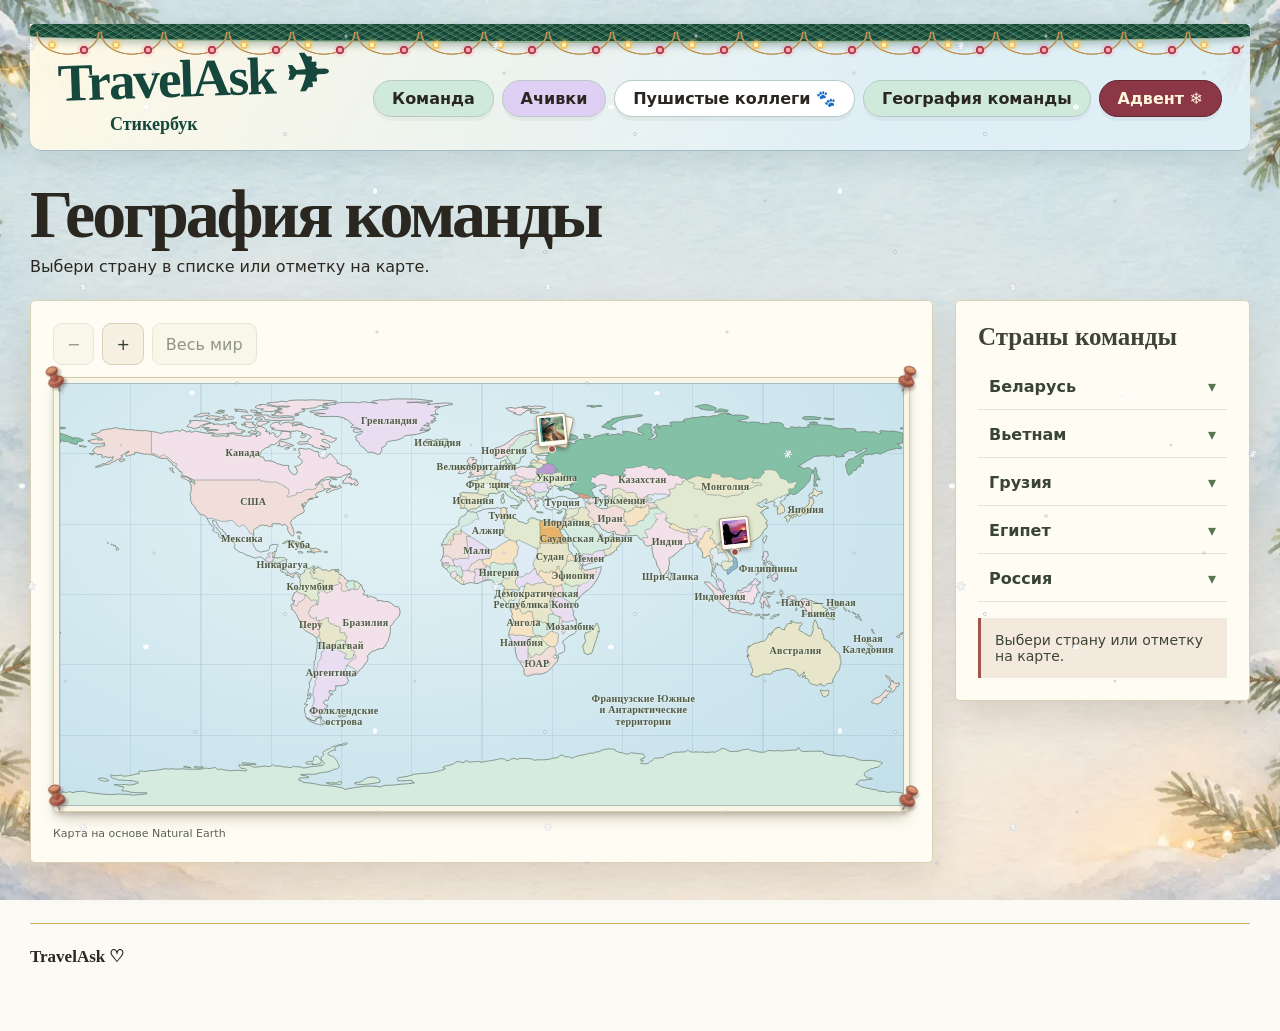
<file: geography.html>
<!doctype html>
<html lang="ru">
<head>
  <meta charset="utf-8">
<!-- Yandex.Metrika counter -->
<script>
    (function(m,e,t,r,i,k,a){
        m[i]=m[i]||function(){(m[i].a=m[i].a||[]).push(arguments)};
        m[i].l=1*new Date();
        for (var j = 0; j < document.scripts.length; j++) {if (document.scripts[j].src === r) { return; }}
        k=e.createElement(t),a=e.getElementsByTagName(t)[0],k.async=1,k.src=r,a.parentNode.insertBefore(k,a)
    })(window, document,'script','https://mc.yandex.ru/metrika/tag.js?id=114710105', 'ym');

    ym(114710105, 'init', {ssr:true, referrer: document.referrer, url: location.href});
</script>
<!-- /Yandex.Metrika counter -->

  <meta name="viewport" content="width=device-width,initial-scale=1">
  <meta name="theme-color" content="#fbfaf5">
  <title>География команды — TravelAsk Стикербук</title>
  <link rel="stylesheet" href="styles.css">
  <link rel="stylesheet" href="darkfix.css?v=2">
  <style>
    .atlas { color: #3d4436; }
    .atlas-title {
      margin: 28px 0 8px; font: 700 clamp(34px, 6vw, 68px)/1.03 Georgia, serif;
      letter-spacing: -.045em; color: var(--ink);
    }
    .atlas-intro { margin: 0 0 24px; color: var(--ink); }
    .atlas-spread {
      display: grid; grid-template-columns: minmax(0, 1fr) minmax(240px, 295px);
      align-items: start; gap: 22px;
    }
    .atlas-map, .atlas-index {
      padding: clamp(12px, 2vw, 22px); background: #fffdf3;
      border: 1px solid #d9d1b7; border-radius: 5px; box-shadow: var(--shadow);
    }
    .geo-controls { display: flex; flex-wrap: wrap; align-items: center; gap: 8px; margin-bottom: 12px; }
    .geo-controls button {
      min-height: 42px; border: 1px solid #d8d2bb; border-radius: 9px;
      color: #343e32; background: #f5f0e2; cursor: pointer; padding: 6px 13px;
    }
    .geo-controls button:disabled { opacity: .55; cursor: default; }
    .atlas-sheet {
      position: relative; padding: 5px; background: #faf6e5;
      border: 1px solid #d5ccb0; border-radius: 4px;
      box-shadow: 0 3px 4px #45352026, 0 9px 15px -5px #45352055;
    }
    .atlas-pin {
      position: absolute; z-index: 3; pointer-events: none;
      width: 23px; height: 30px; display: block;
      transform: rotate(var(--pin-tilt)); transform-origin: 50% 85%;
      filter: drop-shadow(2px 3px 1.5px #4d302560);
    }
    .atlas-pin svg { display: block; width: 100%; height: 100%; }
    .atlas-pin--top-left { top: -14px; left: -6px; --pin-tilt: -23deg; }
    .atlas-pin--top-right { top: -14px; right: -6px; --pin-tilt: 19deg; }
    .atlas-pin--bottom-left { bottom: -2px; left: -6px; --pin-tilt: -15deg; }
    .atlas-pin--bottom-right { bottom: -2px; right: -6px; --pin-tilt: 25deg; }
    .atlas-sheet + .atlas-credit { margin-top: 15px; }
    .geo-viewport {
      overflow: auto; background: #d4e9f0; border: 1px solid #a5bac1;
      border-radius: 3px; aspect-ratio: 2;
    }
    .geo-world {
      position: relative; width: 100%; aspect-ratio: 2;
      background:
        repeating-linear-gradient(90deg, #557b9b22 0 1px, transparent 1px calc(100% / 12)),
        repeating-linear-gradient(0deg, #557b9b22 0 1px, transparent 1px calc(100% / 6)),
        radial-gradient(ellipse at 38% 32%, #e0f0f4 5%, #c2dfea 100%);
    }
    .geo-atlas-art { position: absolute; inset: 0; width: 100%; height: 100%; pointer-events: none; }
    #countryShapes [data-team] { fill: var(--team-fill); }
    .geo-country {
      position: absolute; transform: translate(-50%, -50%);
      max-width: 105px; text-align: center; pointer-events: none;
      font: 600 10px/1.12 Georgia, serif; letter-spacing: .025em;
      color: #505b48; text-shadow: 0 1px 2px #eef0e4;
    }
    .geo-viewport {
      container-type: inline-size; scrollbar-width: none; user-select: none; touch-action: none;
    }
    .geo-viewport::-webkit-scrollbar { display: none; }
    .atlas-sheet { --atlas-loupe: url("data:image/svg+xml,%3Csvg%20xmlns%3D%22http%3A%2F%2Fwww.w3.org%2F2000%2Fsvg%22%20width%3D%2224%22%20height%3D%2224%22%20viewBox%3D%220%200%2024%2024%22%3E%3Cg%20fill%3D%22none%22%20stroke-linecap%3D%22round%22%3E%3Cpath%20d%3D%22m13%2013%206%206%22%20stroke%3D%22white%22%20stroke-width%3D%225%22%2F%3E%3Ccircle%20cx%3D%229%22%20cy%3D%229%22%20r%3D%225.5%22%20stroke%3D%22white%22%20stroke-width%3D%224%22%2F%3E%3Cpath%20d%3D%22m13%2013%206%206%22%20stroke%3D%22%23302c24%22%20stroke-width%3D%222.5%22%2F%3E%3Ccircle%20cx%3D%229%22%20cy%3D%229%22%20r%3D%225.5%22%20stroke%3D%22%23302c24%22%20stroke-width%3D%222%22%2F%3E%3C%2Fg%3E%3C%2Fsvg%3E") 9 9, default; }
    .geo-viewport, .geo-viewport .geo-marker { cursor: var(--atlas-loupe); }
    .atlas-sheet:has(.geo-preview:not([hidden])) .geo-viewport,
    .geo-viewport .geo-marker[aria-expanded="true"] { cursor: var(--atlas-loupe); }
    .geo-preview {
      position: absolute; z-index: 4; left: 50%; top: 50%;
      translate: -50% -50%;
      width: min(244px, 78%); height: min(320px, calc(100% - 16px));
      padding: 0; border: 0; background: transparent; color: #3d4436;
      cursor: var(--atlas-loupe); touch-action: manipulation;
    }
    .geo-preview[hidden] { display: none; }
    .geo-preview[data-pair] { width: min(470px, 92%); }
    .geo-preview-photos {
      display: grid; height: 100%; grid-auto-flow: column;
      grid-auto-columns: minmax(0, 1fr); gap: 8px;
    }
    .geo-polaroid {
      display: grid; grid-template-rows: minmax(0, 1fr) auto;
      min-width: 0; min-height: 0; padding: 7px 7px 0;
      border: 1px solid #d9d1bc; border-radius: 3px;
      background: #fffefa; box-shadow: 0 5px 22px #30281e65;
    }
    .geo-preview-photos .geo-photo {
      grid-area: auto; width: 100%; height: 100%; min-height: 0;
      min-width: 0; padding: 0; border: 0; box-shadow: none;
      transform: none; overflow: hidden; font-size: 25px;
    }
    .geo-preview-photos .geo-photo img {
      object-fit: contain; background: #e4ebda;
    }
    .geo-polaroid-caption {
      display: grid; gap: 3px; padding: 6px 2px 8px; overflow-wrap: anywhere;
    }
    .geo-polaroid-caption strong { font: 700 clamp(11px, 2.8vw, 16px)/1.12 Georgia, serif; }
    .geo-polaroid-caption span { color: #616c59; font-size: 11px; }
    .geo-viewport[data-dragging], .geo-viewport[data-dragging] .geo-marker { cursor: grabbing !important; }
    .geo-marker img { -webkit-user-drag: none; }
    @container (max-width: 460px) {
      .geo-country { font-size: 9px; }
    }
    .atlas-credit { margin: 10px 0 0; color: #596354; font-size: 11px; }
    .geo-marker {
      position: absolute; transform: translate(-50%, -100%);
      display: grid; place-items: center;
      width: 36px; height: 42px; padding: 0 0 6px;
      border: 0; background: transparent; cursor: pointer;
    }
    .geo-marker[data-covered] { visibility: hidden; }
    .geo-marker[data-stack]::before {
      content: ""; position: absolute; top: 2px; left: 7px;
      width: 28px; height: 30px; border-radius: 3px;
      background: #fffdf3; border: 1px solid #ac9d81;
      box-shadow: 0 2px 4px #30281e55; transform: rotate(13deg);
    }
    .geo-marker[data-fanned] {
      translate: var(--fan-offset);
      z-index: 3;
    }
    .geo-marker[data-fanned] .geo-photo { rotate: var(--fan-tilt); }
    .geo-marker::after {
      content: ""; position: absolute; left: 50%; bottom: 1px;
      width: 6px; height: 6px; transform: translateX(-50%);
      border: 1px solid #fffdf3; border-radius: 50%; background: #9b5147;
    }
    .geo-photo {
      grid-area: 1 / 1; display: grid; place-items: center;
      width: 30px; height: 32px; padding: 2px 2px 4px;
      border: 1px solid #ac9d81; border-radius: 3px;
      background: #fffdf3; color: #414b39;
      box-shadow: 0 2px 4px #30281e55;
      font-size: 10px; font-weight: 800;
      transform: rotate(-6deg);
    }
    .geo-photo + .geo-photo { transform: translate(3px, 1px) rotate(7deg); }
    .geo-photo img {
      grid-area: 1 / 1; display: block; width: 100%; height: 100%;
      min-width: 0; min-height: 0; object-fit: cover; object-position: center 38%;
      border-radius: 1px;
    }
    .geo-photo span {
      grid-area: 1 / 1; display: grid; place-items: center;
      width: 100%; height: 100%; background: #e4ebda;
    }
    .geo-marker:hover, .geo-marker:focus-visible,
    .geo-marker[aria-pressed="true"] { z-index: 2; }
    .geo-marker[aria-pressed="true"] .geo-photo { border-color: #42674e; box-shadow: 0 0 0 2px #759980; }
    .geo-marker[aria-pressed="true"]::after { background: #42674e; }
    .atlas-index h2 { margin: 0 0 14px; font: 700 25px/1.1 Georgia, serif; }
    .geo-place-list { display: grid; gap: 3px; }
    .geo-country-group { border-bottom: 1px solid #e8e1cd; }
    .geo-country-toggle {
      display: flex; justify-content: space-between; align-items: center; gap: 10px;
      width: 100%; min-height: 44px; padding: 8px 10px; text-align: left;
      background: transparent; color: #394434; border: 1px solid transparent;
      border-radius: 5px; font-weight: 700; cursor: pointer;
    }
    .geo-country-toggle:hover, .geo-country-toggle[aria-expanded="true"] {
      background: #e4ebda; border-color: #c4d1b8;
    }
    .geo-country-toggle::after { content: "▾"; color: #557650; }
    .geo-country-toggle[aria-expanded="true"]::after { transform: rotate(180deg); }
    .geo-country-cities:not([hidden]) {
      display: grid; gap: 2px; padding: 4px 0 6px 11px;
      animation: reveal-cities 180ms ease-out both;
    }
    @keyframes reveal-cities {
      from { opacity: 0; translate: 0 -4px; }
      to { opacity: 1; translate: 0 0; }
    }
    @media (prefers-reduced-motion: reduce) {
      .geo-country-cities:not([hidden]) { animation: none; }
    }
    .geo-place {
      display: flex; justify-content: space-between; gap: 8px; align-items: center;
      text-align: left; min-height: 40px; padding: 6px 10px;
      border: 1px solid transparent; border-bottom-color: #e8e1cd; border-radius: 5px;
      color: #394434; background: transparent; cursor: pointer;
    }
    .geo-place:hover, .geo-place[aria-pressed="true"] { background: #e4ebda; border-color: #c4d1b8; }
    .geo-count { flex: none; color: #56654e; font-size: 12px; }
    #placeDetails { margin-top: 16px; padding: 14px; border-left: 3px solid #a1554c; background: #f3eadd; }
    #placeDetails h3 { margin: 0 0 3px; font: 700 23px/1.1 Georgia, serif; }
    #placeDetails p { margin: 0; font-size: 14px; }
    #placeDetails ul { margin: 9px 0 0; padding-left: 18px; }
    #placeDetails a { text-decoration: underline; text-underline-offset: 3px; }
    @media (max-width: 760px) { .atlas-spread { grid-template-columns: 1fr; gap: 14px; } }
  </style>
  <script defer src="data.js"></script>
  <script defer src="geography-data.js?v=2"></script>
  <script defer src="geography.js?v=13"></script>
</head>
<body>
<noscript><div><img src="https://mc.yandex.ru/watch/114710105" style="position:absolute; left:-9999px;" alt=""></div></noscript>

  <svg width="0" height="0" aria-hidden="true" style="position:absolute">
    <defs>
      <linearGradient id="atlas-pin-plastic" x1="0" x2="1" y1="0" y2="1" gradientUnits="objectBoundingBox">
        <stop stop-color="#e2a47f"/>
        <stop offset=".48" stop-color="#b96752"/>
        <stop offset="1" stop-color="#71372e"/>
      </linearGradient>
      <symbol id="atlas-pushpin" viewBox="0 0 24 32">
        <path d="M11 21h2l-.4 7-1.8 2 .2-2z" fill="#685a53"/>
        <path d="M11.6 23v4.5" stroke="#dad4c9" stroke-width=".6"/>
        <path d="M4 17c0-2.6 3.6-4.5 8-4.5s8 1.9 8 4.5v2c0 2.7-3.6 4.6-8 4.6S4 21.7 4 19z"
          fill="url(#atlas-pin-plastic)" stroke="#71372e" stroke-width=".7"/>
        <ellipse cx="12" cy="17" rx="8" ry="3.5" fill="#c4775f" stroke="#8b4638" stroke-width=".65"/>
        <path d="M8 6h8l-.9 9.5c0 1.1-1.4 2-3.1 2s-3.1-.9-3.1-2z"
          fill="url(#atlas-pin-plastic)" stroke="#8b4638" stroke-width=".65"/>
        <path d="M6 5c0-1.8 2.7-3.2 6-3.2s6 1.4 6 3.2v2c0 1.8-2.7 3.2-6 3.2S6 8.8 6 7z"
          fill="url(#atlas-pin-plastic)" stroke="#71372e" stroke-width=".7"/>
        <ellipse cx="12" cy="5" rx="6" ry="3.2" fill="#d5906c" stroke="#8b4638" stroke-width=".65"/>
        <path d="M8.4 4.7c1-1.1 3.1-1.5 4.8-1.2" fill="none" stroke="#f4c5a6" stroke-linecap="round" stroke-width=".85"/>
      </symbol>
    </defs>
  </svg>
  <main class="page">
    <header class="header">
      <a class="brand" href="index.html"><div class="brand-title">TravelAsk ✈</div><div class="brand-sub">Стикербук</div></a>
      <nav class="nav">
        <a class="pill mint" href="index.html">Команда</a>
        <a class="pill lav" href="achievements.html">Ачивки</a>
        <a class="pill" href="pets.html">Пушистые коллеги 🐾</a>
        <a class="pill mint" href="geography.html" aria-current="page">География команды</a>
      <a class="pill lav" href="advent.html">Адвент ❄</a></nav>
    </header>
    <div class="atlas">
      <h1 class="atlas-title">География команды</h1>
      <p class="atlas-intro">Выбери страну в списке или отметку на карте.</p>
      <div class="atlas-spread">
        <section class="atlas-map" aria-label="Карта мира">
          <div class="geo-controls">
            <button type="button" id="zoomOut" aria-label="Отдалить карту" disabled>−</button>
            <button type="button" id="zoomIn" aria-label="Приблизить карту">+</button>
            <button type="button" id="zoomReset" disabled>Весь мир</button>
          </div>
          <div class="atlas-sheet">
            <span class="atlas-pin atlas-pin--top-left" aria-hidden="true"><svg focusable="false"><use href="#atlas-pushpin"></use></svg></span>
            <span class="atlas-pin atlas-pin--top-right" aria-hidden="true"><svg focusable="false"><use href="#atlas-pushpin"></use></svg></span>
            <span class="atlas-pin atlas-pin--bottom-left" aria-hidden="true"><svg focusable="false"><use href="#atlas-pushpin"></use></svg></span>
            <span class="atlas-pin atlas-pin--bottom-right" aria-hidden="true"><svg focusable="false"><use href="#atlas-pushpin"></use></svg></span>
            <div class="geo-viewport" id="mapViewport" role="region" aria-label="Прокручиваемая карта мира" tabindex="0">
              <div class="geo-world" id="worldMap">
<svg class="geo-atlas-art" viewBox="0 0 1080 540" aria-hidden="true" focusable="false">
<!-- Natural Earth, 1:110m -->
<g id="countryShapes" fill-rule="evenodd">
<path data-names="FJ|FJI|Fiji|Фиджи" fill="#f6e3c4" style="--team-fill:#e7b368" d="M1080.00,318.20L1080.00,319.67L1078.09,320.40L1076.18,321.04L1075.79,319.92L1077.29,319.30L1078.24,319.14L1080.00,318.20ZM1074.38,322.51L1075.12,322.02L1076.15,322.89L1075.66,324.45L1073.80,324.86L1072.14,324.49L1071.86,323.17L1073.01,322.14L1074.38,322.51ZM0.62,318.06L0.25,319.51L0.00,319.67L0.00,318.20L0.62,318.06Z"/>
<path data-names="TZ|TZA|Tanzania|United Republic of Tanzania|Танзания" fill="#e9def1" style="--team-fill:#b89ad1" d="M641.71,272.85L642.22,273.18L653.10,279.29L653.30,281.03L657.61,284.03L656.22,287.73L656.40,289.43L658.32,290.52L658.41,291.30L657.58,293.11L657.76,294.02L657.56,295.46L658.61,297.34L659.85,300.30L660.95,300.95L660.95,300.95L658.56,302.69L655.28,303.86L653.48,303.81L652.41,304.71L650.33,304.78L649.54,305.16L645.94,304.32L643.68,304.56L642.84,300.48L641.82,299.08L641.22,298.25L638.28,297.69L636.58,296.79L634.67,296.29L633.47,295.78L632.22,295.02L632.22,295.02L630.60,291.24L628.86,289.56L628.26,287.82L628.56,286.26L628.02,283.50L629.26,283.36L630.35,282.27L631.52,280.71L632.26,280.08L632.23,279.10L631.58,278.42L631.41,277.24L631.41,277.24L632.27,276.86L632.45,275.10L631.26,273.40L632.31,273.04L635.60,273.08L641.71,272.85Z"/>
<path data-names="EH|ESH|SAH|W. Sahara|Western Sahara|Западная Сахара" fill="#f6e3c4" style="--team-fill:#e7b368" d="M514.00,187.03L514.00,187.23L513.95,187.81L513.94,192.36L504.09,192.20L504.19,199.88L501.38,200.15L500.64,201.69L501.21,206.02L489.46,206.00L488.81,207.00L488.94,205.73L488.99,205.74L495.75,205.50L496.11,204.42L497.34,203.07L498.33,198.93L502.50,195.69L503.91,191.91L504.85,191.69L505.82,189.35L508.35,189.03L509.43,189.42L510.79,189.42L511.76,188.73L513.62,188.64L513.55,187.03L514.00,187.03Z"/>
<path data-names="CA|CAN|Canada|Канада" fill="#f2e1e9" style="--team-fill:#d597b4" d="M171.48,123.00L171.08,122.99L165.27,120.05L163.13,118.75L157.69,117.51L156.02,114.85L156.45,113.01L152.61,111.73L152.08,109.32L148.46,107.14L148.39,105.59L148.39,105.59L150.06,104.15L149.98,102.25L144.88,100.34L141.81,96.92L139.93,94.77L137.19,93.42L135.17,92.19L133.57,90.64L130.56,91.61L127.64,93.28L124.98,91.31L122.88,90.00L119.96,89.17L117.01,89.08L117.02,72.00L117.04,60.86L117.04,60.86L122.64,61.59L127.36,63.03L130.49,63.31L133.12,62.05L136.76,61.12L141.21,61.48L145.71,60.17L150.62,59.42L152.68,60.66L154.92,59.96L155.59,58.55L157.66,58.87L162.73,61.56L166.73,59.52L167.13,61.80L170.82,61.31L171.95,60.43L175.58,60.61L180.17,61.87L187.19,62.97L191.32,63.48L194.26,63.28L198.31,64.80L194.09,66.29L199.51,66.94L207.61,66.58L210.16,66.06L213.36,67.86L216.62,66.34L213.56,65.07L215.50,64.04L219.15,63.90L221.55,63.60L223.97,64.32L226.99,65.95L230.34,65.71L235.64,67.06L240.29,66.58L244.67,66.66L244.32,64.79L246.99,64.26L251.64,65.28L251.62,68.12L253.53,65.73L255.94,65.81L257.30,62.79L254.09,60.94L250.59,59.73L250.83,56.42L254.37,54.24L258.33,54.72L261.37,56.04L265.44,59.43L262.78,60.90L268.36,61.51L268.35,64.58L272.35,62.22L275.94,64.15L275.05,66.38L277.95,68.40L281.08,66.24L283.27,63.65L283.43,60.35L287.70,60.58L292.13,61.03L296.16,62.51L296.34,64.00L294.11,65.60L296.22,67.21L295.84,68.67L289.97,70.77L285.79,71.23L282.69,70.33L281.80,71.83L278.91,74.36L278.03,75.67L274.55,77.70L270.26,77.90L267.89,79.17L267.69,81.12L264.20,81.49L260.53,83.93L257.28,87.30L256.11,89.67L255.95,93.15L260.35,93.65L261.71,96.46L263.11,98.74L267.31,98.15L272.88,99.44L275.88,100.59L278.03,102.00L281.79,102.83L284.96,104.09L289.92,104.27L293.18,104.56L292.69,107.15L293.62,110.17L295.80,113.53L300.26,116.37L302.57,115.40L304.19,112.31L302.63,107.58L300.51,106.00L305.31,104.59L308.71,102.49L310.38,100.40L310.13,98.39L308.09,95.84L304.45,93.59L307.99,90.44L306.68,87.73L305.68,83.04L307.77,82.35L312.91,83.16L316.00,83.46L318.48,82.67L321.27,83.68L324.97,85.42L325.88,86.59L331.23,86.82L331.14,89.34L332.14,93.13L334.88,93.60L337.05,95.36L341.39,93.70L344.26,90.39L346.25,88.99L348.59,91.67L352.49,95.50L355.81,99.10L354.60,100.98L358.59,102.67L361.29,104.39L366.07,105.16L368.00,106.12L369.19,108.66L371.53,109.06L372.73,110.19L372.95,113.56L370.77,114.69L368.62,115.74L363.68,116.81L359.90,119.27L354.83,119.76L348.41,119.13L343.91,119.11L340.80,119.31L338.29,121.47L334.47,122.79L330.14,126.77L326.69,129.53L329.23,129.04L334.05,125.10L340.34,122.60L344.83,122.30L347.49,123.77L344.65,125.79L345.60,129.02L346.58,131.28L350.48,132.78L355.44,132.35L358.45,128.98L358.65,131.15L360.59,132.24L356.88,134.20L350.24,135.99L347.26,137.20L343.91,139.36L341.63,139.14L341.51,136.60L346.72,134.12L341.92,134.22L338.59,134.59L336.63,132.89L336.63,128.80L335.30,127.94L333.28,128.44L332.29,127.66L330.00,129.92L329.08,132.25L328.02,133.62L326.75,134.08L325.78,134.23L325.48,134.98L319.96,134.98L315.40,135.00L314.05,135.55L310.88,137.71L310.50,137.94L309.54,139.11L306.79,139.11L303.84,139.12L302.48,139.60L302.97,140.19L303.24,141.10L303.18,141.41L299.26,142.90L296.17,143.37L292.68,144.97L291.93,144.97L290.91,144.50L290.57,144.07L290.64,143.76L291.30,142.71L292.71,141.06L293.59,139.29L292.99,136.68L292.35,133.96L289.22,132.55L289.59,132.02L289.15,131.65L288.33,131.65L287.72,131.17L287.57,130.46L286.99,130.77L286.19,130.68L286.37,130.38L285.66,130.09L285.37,129.30L283.04,128.34L280.61,127.34L277.68,126.18L274.87,125.09L272.18,125.94L271.20,125.97L267.51,125.19L265.08,125.58L262.17,124.65L259.11,124.17L257.01,123.99L256.08,123.48L255.55,121.83L254.53,121.85L254.52,123.00L248.31,123.00L238.05,123.00L227.86,123.00L218.85,123.00L209.85,123.00L201.00,123.00L191.86,123.00L188.91,123.00L180.00,123.00L171.48,123.00ZM288.02,82.64L290.25,81.26L294.37,81.29L294.31,81.87L290.79,83.52L288.68,83.45L288.02,82.64ZM300.67,51.59L297.37,50.00L297.50,48.92L298.94,48.72L305.81,49.04L310.98,50.69L311.25,51.52L308.06,51.43L304.82,51.37L301.54,51.77L300.67,51.59ZM299.05,83.74L300.21,82.84L301.44,82.91L302.20,83.52L301.03,85.10L299.70,84.85L298.91,83.95L299.05,83.74ZM259.16,45.06L257.53,46.22L253.17,46.00L249.54,45.22L251.13,43.87L255.45,43.06L258.07,44.11L259.16,45.06ZM258.48,37.44L257.11,37.53L251.49,37.33L250.69,36.50L256.73,36.54L258.84,37.10L258.48,37.44ZM249.74,33.70L253.32,34.75L252.51,35.83L248.07,36.45L245.63,35.75L244.34,34.63L244.10,33.38L247.99,33.50L249.74,33.70ZM275.55,46.82L270.71,46.45L262.73,45.49L261.70,43.84L261.33,42.35L258.32,41.04L252.11,40.68L248.64,39.75L249.76,38.52L255.95,38.71L259.28,39.67L265.18,39.66L267.77,40.65L267.09,41.78L270.53,42.46L272.44,43.17L276.49,43.30L280.86,43.55L285.63,42.90L291.74,42.65L296.61,42.86L299.83,43.99L300.50,45.23L298.63,46.03L294.15,46.67L290.31,46.31L281.71,46.77L275.55,46.82ZM206.21,35.54L210.44,36.01L209.44,36.91L203.85,37.77L199.40,36.80L201.83,35.85L206.21,35.54ZM207.11,33.59L211.01,34.19L207.36,34.78L202.37,34.78L202.42,34.35L205.50,33.45L207.11,33.59ZM373.20,116.05L371.60,117.94L369.61,120.56L371.57,119.55L373.59,120.19L372.53,121.24L375.19,122.06L376.58,121.33L379.57,122.25L378.64,124.45L380.74,123.94L381.12,125.53L382.06,127.39L380.79,130.03L379.44,130.15L377.46,129.58L378.11,127.12L377.28,126.74L373.80,129.35L372.01,129.24L374.13,127.83L371.25,127.10L368.02,127.28L362.20,127.19L361.74,126.30L363.61,125.25L362.31,124.43L364.82,122.62L367.92,117.85L369.78,116.14L372.39,115.10L373.78,115.24L373.20,116.05ZM288.35,74.67L291.64,75.70L295.07,76.63L295.34,78.06L297.55,77.83L299.69,78.82L297.03,79.77L292.36,79.04L290.67,77.69L287.70,79.29L283.43,80.84L282.40,79.09L278.33,79.38L280.94,77.89L281.33,75.53L282.35,72.78L284.52,73.03L285.07,74.35L286.61,73.88L288.35,74.67ZM303.69,52.94L306.53,51.75L313.18,53.27L317.31,54.70L317.70,56.01L323.27,55.33L326.40,57.24L333.64,58.42L336.26,59.63L339.09,62.44L333.58,63.84L340.65,65.80L345.41,66.46L349.73,69.21L354.44,69.41L353.51,71.52L348.24,75.00L344.55,73.72L339.84,70.84L335.95,71.21L335.58,72.93L338.73,74.67L342.80,76.05L344.04,76.85L345.99,79.82L344.96,81.98L341.17,81.16L333.65,78.76L337.89,81.35L341.02,83.16L341.50,84.21L333.37,83.01L326.93,81.27L323.29,79.81L324.34,78.96L319.87,77.42L315.50,75.96L315.54,76.83L306.87,77.31L304.33,76.28L306.31,74.07L311.95,74.02L318.12,73.64L317.12,72.56L318.17,71.07L322.05,68.15L321.22,66.82L320.07,65.79L315.47,64.34L309.39,63.32L311.31,62.56L308.14,60.69L305.49,60.52L303.13,59.50L301.52,60.38L296.08,60.77L285.17,60.10L278.82,59.22L273.95,58.77L271.46,57.71L274.60,56.35L270.34,56.33L269.38,53.29L271.69,50.61L274.78,49.39L282.52,48.59L280.31,50.53L282.68,52.40L285.45,49.98L293.05,48.75L298.20,51.85L297.75,53.81L303.69,52.94ZM256.49,47.60L262.74,47.70L268.47,48.43L263.99,51.10L260.41,51.68L257.19,53.93L253.77,53.81L251.90,51.18L251.95,49.69L253.51,48.41L256.49,47.60ZM171.44,41.65L171.44,41.65L176.53,39.41L182.69,37.46L187.29,37.51L191.40,37.06L190.99,39.37L188.68,40.41L185.88,40.56L180.30,41.84L175.50,42.30L171.44,41.65ZM141.87,107.88L144.75,107.64L143.85,111.05L146.46,113.46L145.27,113.45L143.46,112.08L142.35,110.70L140.84,109.77L140.28,108.45L140.46,107.49L141.87,107.88ZM223.52,32.10L229.41,32.50L237.52,33.60L239.82,35.03L240.99,36.28L236.09,35.94L231.15,34.97L224.47,34.86L227.37,33.97L223.74,33.24L223.52,32.10ZM169.47,124.47L167.96,124.89L163.03,123.52L162.14,122.46L159.45,121.41L158.91,120.56L155.82,120.02L154.67,118.38L154.92,117.69L158.07,118.34L159.91,118.80L162.73,119.11L163.75,120.15L165.24,121.57L168.23,122.81L169.47,124.47ZM175.39,46.65L179.67,47.28L187.33,47.44L190.25,48.31L193.47,49.57L189.70,50.33L182.34,52.44L178.62,54.54L178.62,55.85L170.72,57.30L169.14,55.98L162.21,54.39L163.50,53.12L165.58,50.93L168.18,48.96L165.25,47.12L175.39,46.65ZM216.54,42.46L219.21,41.96L222.36,42.09L222.89,43.56L221.06,44.98L210.90,45.45L203.33,46.75L198.77,46.82L198.39,45.84L204.62,44.51L191.06,44.87L186.87,44.33L190.96,41.40L193.79,40.56L202.23,41.58L207.56,43.35L212.80,43.58L208.51,40.71L211.26,39.62L214.35,39.97L215.37,41.39L216.54,42.46ZM220.43,50.77L223.79,51.98L225.68,54.90L226.61,57.02L231.64,58.51L237.06,59.93L236.73,61.25L231.81,61.49L233.72,62.64L232.71,63.74L227.28,63.27L222.12,62.46L218.63,62.64L213.00,63.66L205.40,64.11L200.06,64.39L198.44,62.98L194.34,62.16L191.68,62.50L187.98,60.12L189.98,59.80L194.61,59.29L198.84,59.42L202.75,58.90L196.95,58.20L190.54,58.44L186.29,58.38L184.70,57.27L191.66,56.07L187.03,56.11L181.79,55.32L184.31,53.08L186.40,51.88L194.43,50.06L197.50,50.64L196.00,52.04L202.68,51.13L206.85,52.65L210.24,51.12L212.98,52.10L215.43,55.05L216.94,53.80L214.81,50.73L217.45,50.29L220.43,50.77ZM238.68,51.88L235.38,49.92L238.93,48.47L242.51,49.10L247.86,48.72L248.64,49.59L245.84,51.03L250.38,52.32L249.84,55.02L244.92,56.18L242.03,55.93L239.96,54.79L232.50,52.47L232.56,51.51L238.68,51.88ZM220.20,49.20L224.22,49.08L226.50,49.74L223.86,51.72L219.18,49.62L220.20,49.20ZM244.50,39.84L246.79,41.23L246.89,42.77L245.52,45.00L240.57,45.31L237.35,44.83L237.41,43.08L232.49,43.31L232.30,40.99L235.53,41.08L240.05,40.06L244.27,40.23L244.50,39.84ZM251.95,28.19L254.03,27.28L257.10,27.07L255.79,26.38L262.77,26.23L266.60,27.83L271.65,28.47L276.57,29.04L278.94,31.02L282.56,31.99L278.44,32.88L272.89,35.14L267.59,35.35L261.37,34.97L258.15,33.75L258.19,32.66L260.56,31.86L255.08,31.88L251.77,30.88L249.87,29.53L251.95,28.19ZM265.24,24.32L269.70,23.75L273.20,23.65L279.09,23.16L283.50,22.04L287.22,22.20L290.46,23.04L292.74,21.42L296.70,20.94L302.08,20.61L311.25,20.48L312.84,20.81L321.51,20.30L328.00,20.49L334.50,20.68L342.52,20.92L348.96,21.30L354.45,22.11L354.32,22.92L347.00,24.22L339.74,24.82L337.03,25.50L343.56,25.48L336.48,27.30L331.59,28.15L326.46,30.60L320.27,31.10L318.36,31.71L309.28,32.03L313.41,32.41L311.34,32.94L313.82,34.42L310.97,35.45L306.33,36.30L304.91,37.47L300.72,38.37L301.14,39.05L306.27,38.93L306.33,39.67L298.32,41.47L290.48,40.64L281.66,41.10L277.20,40.74L271.53,40.58L271.15,39.14L276.70,38.47L275.22,36.30L277.05,36.09L285.07,37.38L280.98,35.46L276.11,34.88L278.54,33.72L283.86,33.01L284.72,31.96L280.48,30.79L279.20,29.25L287.40,29.37L289.77,29.70L294.46,28.61L287.70,28.26L277.20,28.45L271.90,27.43L269.40,26.22L265.90,25.34L265.24,24.32ZM314.35,67.67L312.40,68.55L309.04,68.70L308.29,67.24L309.57,65.55L312.31,65.14L314.66,65.97L314.69,67.25L314.35,67.67ZM251.23,61.53L253.06,62.68L251.19,63.73L247.15,62.82L244.70,63.15L240.61,61.80L243.25,60.87L245.35,59.57L248.53,60.42L250.33,60.96L251.23,61.53ZM346.44,120.38L347.48,120.13L351.43,120.88L354.49,122.13L354.58,122.68L353.12,122.74L349.23,121.80L346.44,120.38ZM347.96,128.89L349.01,130.35L351.18,130.75L353.96,130.67L352.49,131.90L351.38,132.10L347.57,130.82L346.82,129.82L347.96,128.89Z"/>
<path data-names="US|USA|United States of America|США" fill="#f1deda" style="--team-fill:#df9d83" d="M171.48,123.00L180.00,123.00L188.91,123.00L191.86,123.00L201.00,123.00L209.85,123.00L218.85,123.00L227.86,123.00L238.05,123.00L248.31,123.00L254.52,123.00L254.53,121.85L255.55,121.83L256.08,123.48L257.01,123.99L259.11,124.17L262.17,124.65L265.08,125.58L267.51,125.19L271.20,125.97L272.18,125.94L274.87,125.09L277.68,126.18L280.61,127.34L283.04,128.34L285.37,129.30L285.66,130.09L286.37,130.38L286.19,130.68L286.99,130.77L287.57,130.46L287.72,131.17L288.33,131.65L289.15,131.65L289.59,132.02L289.22,132.55L292.35,133.96L292.99,136.68L293.59,139.29L292.71,141.06L291.30,142.71L290.64,143.76L290.57,144.07L290.91,144.50L291.93,144.97L292.68,144.97L296.17,143.37L299.26,142.90L303.18,141.41L303.24,141.10L302.97,140.19L302.48,139.60L303.84,139.12L306.79,139.11L309.54,139.11L310.50,137.94L310.88,137.71L314.05,135.55L315.40,135.00L319.96,134.98L325.48,134.98L325.78,134.23L326.75,134.08L328.02,133.62L329.08,132.25L330.00,129.92L332.29,127.66L333.28,128.44L335.30,127.94L336.63,128.80L336.63,132.89L338.59,134.59L339.11,135.57L335.90,137.02L332.82,138.06L329.65,138.95L328.06,140.73L327.56,141.40L327.52,143.00L328.51,144.59L329.76,144.66L329.44,143.56L330.35,144.23L330.10,145.09L328.08,145.57L326.64,145.52L324.42,146.04L323.12,146.19L321.37,146.34L318.87,147.21L323.28,146.64L324.17,147.21L319.97,148.11L318.05,148.12L318.14,147.75L317.23,148.58L318.11,148.72L317.46,150.87L315.28,153.18L315.06,152.41L314.40,152.25L313.42,151.50L314.04,153.12L314.78,153.65L314.83,154.79L313.87,155.95L312.18,158.35L311.91,158.23L312.83,156.19L311.30,155.04L310.95,152.55L310.37,153.85L311.01,155.75L309.03,155.28L311.10,156.25L311.22,159.10L312.08,159.31L312.40,160.35L312.82,163.35L310.91,165.57L307.81,166.46L305.84,168.22L304.34,168.42L302.82,169.52L302.39,170.52L299.10,172.47L297.41,173.90L295.99,175.68L295.53,177.81L296.06,179.89L297.06,182.46L298.39,184.58L298.41,185.88L299.83,189.36L299.74,191.38L299.61,192.55L298.86,194.38L297.96,194.76L296.48,194.40L296.01,193.08L294.87,192.39L293.28,189.81L291.88,187.51L291.43,186.34L292.05,184.35L291.21,182.70L288.87,180.19L287.70,179.73L284.67,181.09L284.14,180.94L282.68,179.54L280.80,178.80L277.41,179.18L274.75,178.85L272.46,179.05L271.22,179.52L271.76,180.32L271.71,181.53L272.35,182.13L271.78,182.52L270.66,182.08L269.54,182.65L267.36,182.55L265.12,180.97L262.50,181.34L260.32,180.65L258.45,180.86L255.93,181.56L253.20,183.78L250.22,185.08L248.58,186.51L247.89,187.86L247.86,189.93L248.01,191.37L248.58,192.39L247.41,192.48L245.28,191.82L242.94,190.89L242.10,189.48L241.44,187.38L239.67,185.67L238.63,183.91L237.13,181.86L235.01,180.66L232.56,180.72L230.67,183.09L228.18,182.19L226.63,181.28L225.88,179.63L224.89,178.07L223.11,176.75L221.57,175.80L220.48,174.74L215.28,174.74L215.27,175.97L212.90,175.97L206.93,176.00L200.09,173.88L195.56,172.42L195.84,171.84L192.03,172.16L188.62,172.39L188.11,170.86L186.17,169.14L184.77,168.78L184.44,167.92L182.76,167.77L181.68,166.95L178.90,166.66L178.13,166.17L177.77,164.53L174.86,161.52L172.36,157.34L172.46,156.65L171.14,155.66L168.82,153.15L168.40,150.70L166.81,149.06L167.46,146.57L167.36,144.00L166.40,141.70L167.57,138.87L167.94,136.15L168.30,133.43L167.76,129.41L166.81,126.84L165.94,125.45L166.30,124.86L170.64,125.88L172.24,128.71L172.98,127.92L172.50,125.46L171.48,123.00ZM73.79,209.76L74.33,210.02L74.81,210.42L75.58,211.47L75.51,211.64L74.33,212.28L73.37,212.75L72.94,213.25L72.19,212.82L72.28,211.98L71.78,210.89L71.93,210.56L72.45,210.07L72.24,209.48L72.42,209.20L72.64,209.25L73.79,209.76ZM72.01,207.71L71.76,208.07L70.76,208.28L70.24,207.65L69.89,207.41L69.87,207.22L70.16,206.96L71.23,207.25L72.01,207.71ZM69.73,206.47L69.63,206.79L68.02,206.71L68.25,206.34L69.73,206.47ZM65.92,204.85L66.18,205.04L67.04,206.03L66.88,206.21L66.66,206.17L65.62,206.06L65.24,205.38L65.12,205.26L65.92,204.85ZM61.90,203.36L61.96,204.05L61.61,204.35L60.60,203.80L60.75,203.59L61.21,203.29L61.90,203.36ZM40.60,88.85L42.98,89.12L43.26,90.27L41.42,90.74L39.45,90.18L37.63,89.36L40.60,88.85ZM80.31,96.09L82.31,96.30L83.58,97.23L80.98,98.65L77.98,99.80L76.45,99.02L75.99,97.62L78.71,96.55L80.31,96.09ZM117.04,60.86L117.04,60.86L117.02,72.00L117.01,89.08L119.96,89.17L122.88,90.00L124.98,91.31L127.64,93.28L130.56,91.61L133.57,90.64L135.17,92.19L137.19,93.42L139.93,94.77L141.81,96.92L144.88,100.34L149.98,102.25L150.06,104.15L148.39,105.59L148.39,105.59L148.39,105.59L146.74,104.46L144.10,103.51L143.25,100.89L139.38,98.46L137.77,95.63L134.89,95.44L130.12,95.36L126.60,94.50L120.40,91.39L117.52,90.82L112.28,89.75L108.12,90.00L102.22,88.62L98.66,87.35L95.33,87.98L95.95,90.07L94.29,90.26L90.82,90.88L88.18,91.90L84.85,92.53L84.42,90.77L85.77,87.82L88.96,86.90L88.14,86.15L84.31,87.82L82.27,89.82L77.94,91.95L80.14,93.41L77.30,95.56L74.08,96.82L71.07,97.73L70.33,99.06L65.65,100.61L64.70,102.02L61.19,103.30L59.13,103.07L56.33,103.91L53.29,104.93L50.79,105.93L45.64,106.79L45.17,106.28L48.45,104.88L51.39,103.96L54.59,102.32L58.31,101.98L59.79,100.75L63.95,98.95L64.62,98.35L66.83,97.29L67.35,95.02L68.87,93.24L65.42,94.15L64.45,93.64L62.82,94.73L60.86,93.21L60.06,94.28L58.93,92.79L55.93,93.99L54.09,93.99L53.84,92.20L54.38,91.10L52.45,90.03L48.54,90.61L46.01,89.20L43.96,88.48L43.95,86.78L41.64,85.50L42.80,83.78L45.24,82.10L46.31,80.56L48.74,80.34L50.80,80.82L53.22,79.37L55.40,79.63L57.68,78.70L57.12,77.33L55.45,76.79L57.67,75.63L55.82,75.67L52.64,76.32L51.73,76.98L49.36,76.32L45.12,76.66L40.72,75.94L39.46,74.73L35.67,72.99L39.88,71.74L46.58,70.27L49.04,70.27L48.63,71.77L54.97,71.65L52.53,69.79L48.84,68.65L46.71,67.15L43.83,65.87L39.71,64.92L41.39,63.35L46.71,63.25L50.49,61.89L51.21,60.43L54.27,59.00L57.20,58.66L62.88,57.33L65.64,57.53L70.26,55.93L74.80,56.56L76.97,57.91L78.30,57.33L83.37,57.51L83.19,58.20L87.78,58.71L90.84,58.41L97.16,59.36L102.93,59.64L105.24,60.03L109.23,59.54L113.78,60.44L117.04,60.86L117.04,60.86ZM24.81,78.65L26.66,79.22L28.53,78.92L30.95,79.71L33.93,80.11L33.68,80.43L31.41,81.07L29.13,80.42L27.99,79.87L25.34,80.05L24.63,79.78L24.81,78.65Z"/>
<path data-names="KAZ|KZ|Kazakhstan|Казахстан" fill="#f2e1e9" style="--team-fill:#d597b4" d="M802.08,122.36L799.80,124.35L797.30,124.63L797.16,127.64L795.49,129.00L789.54,128.01L787.38,133.38L785.84,134.05L779.90,135.25L782.60,140.46L780.54,141.24L780.78,142.95L778.93,142.51L777.43,141.43L772.98,141.12L768.00,141.04L766.91,141.37L762.64,140.10L760.94,140.73L760.47,142.50L755.53,141.46L753.56,141.89L752.89,143.20L751.17,143.76L747.21,145.85L745.90,147.99L744.78,148.01L743.96,146.59L740.14,146.49L739.53,144.04L738.07,144.02L738.29,141.01L734.70,138.82L729.56,139.05L726.04,139.49L723.17,136.78L720.72,135.65L716.07,133.50L715.51,133.24L707.79,135.01L707.90,146.07L706.37,146.22L704.27,143.87L702.24,143.03L698.83,143.65L697.51,144.65L697.34,143.92L698.08,142.67L697.50,141.62L694.03,140.60L692.67,137.91L691.02,137.15L690.92,136.17L693.84,136.46L693.95,134.26L696.50,133.77L699.12,134.22L699.66,131.30L699.13,129.44L696.13,129.59L693.58,128.85L690.10,130.17L687.30,130.80L685.78,130.32L686.08,128.77L684.17,126.77L681.95,126.85L679.40,124.82L681.13,122.54L680.25,121.93L682.65,118.64L685.73,120.38L686.11,118.18L692.30,114.92L696.99,114.84L703.60,116.92L707.15,118.13L710.33,116.87L715.09,116.81L718.93,118.36L719.80,117.47L724.01,117.60L724.76,116.18L719.90,114.12L722.78,112.66L722.22,111.84L725.10,111.06L722.93,109.01L724.31,107.98L735.54,106.94L737.00,106.20L744.51,105.09L747.20,103.84L752.60,104.49L753.54,107.60L756.67,106.87L760.53,107.89L760.28,109.53L763.15,109.36L770.67,106.53L769.58,107.47L773.40,109.79L780.11,117.41L781.71,115.83L785.84,117.56L790.15,116.79L791.81,117.33L793.25,119.07L795.35,119.65L796.62,120.92L800.49,120.52L802.08,122.36Z"/>
<path data-names="UZ|UZB|Uzbekistan|Узбекистан" fill="#e8e6ca" style="--team-fill:#b8b776" d="M707.90,146.07L707.79,135.01L715.51,133.24L716.07,133.50L720.72,135.65L723.17,136.78L726.04,139.49L729.56,139.05L734.70,138.82L738.29,141.01L738.07,144.02L739.53,144.04L740.14,146.49L743.96,146.59L744.78,148.01L745.90,147.99L747.21,145.85L751.17,143.76L752.89,143.20L753.78,143.50L751.26,145.44L753.47,146.57L755.61,145.82L759.17,147.40L755.32,149.56L753.04,149.27L751.80,149.34L751.37,148.51L752.00,147.12L747.99,147.82L747.03,149.74L745.61,151.40L743.10,151.26L742.33,152.58L744.53,153.30L745.18,155.53L743.49,158.57L741.23,157.93L739.56,157.91L739.64,156.08L735.65,154.79L732.51,153.32L730.55,151.91L727.12,149.84L725.65,146.75L724.64,146.20L721.40,146.34L720.25,145.72L719.93,143.33L715.89,141.75L713.36,143.49L710.80,144.52L711.29,146.03L707.90,146.07Z"/>
<path data-names="PG|PNG|Papua New Guinea|Папуа — Новая Гвинея" fill="#e1ead0" style="--team-fill:#98be82" d="M963.00,277.80L968.21,279.87L973.75,281.58L975.82,283.12L977.49,284.63L977.95,286.40L982.94,288.25L983.67,289.84L980.91,290.16L981.58,292.16L984.25,294.13L986.20,297.31L987.92,297.21L987.80,298.54L990.12,299.05L989.22,299.62L992.40,300.88L992.07,301.75L990.09,301.96L989.35,301.18L986.77,300.84L983.74,300.39L981.41,298.48L979.70,296.83L978.15,294.20L974.23,292.89L971.69,293.75L969.86,294.74L970.24,296.95L967.89,297.98L966.20,297.48L963.10,297.35L963.05,287.58L963.00,277.80ZM997.92,280.98L999.06,281.94L999.42,283.50L998.48,284.30L997.92,282.53L997.22,281.37L995.86,280.39L994.15,279.11L991.99,278.22L992.82,277.50L994.44,278.34L995.46,279.00L996.72,279.72L997.92,280.98ZM993.90,287.52L992.26,288.25L990.72,288.95L989.13,288.95L986.67,288.08L984.96,287.24L985.21,286.31L987.90,286.75L989.54,286.52L989.99,285.08L990.42,285.00L990.71,286.60L992.42,286.37L993.27,285.34L994.94,284.27L994.61,282.50L996.41,282.45L997.02,282.94L996.96,284.60L995.95,286.43L994.38,286.68L993.90,287.52ZM1004.28,286.02L1005.19,286.70L1006.64,288.60L1008.06,289.62L1007.64,290.46L1006.80,290.76L1005.50,289.61L1004.19,287.70L1003.54,285.42L1003.96,285.13L1004.28,286.02Z"/>
<path data-names="ID|IDN|Indonesia|Индонезия" fill="#f2e1e9" style="--team-fill:#d597b4" d="M963.00,277.80L963.05,287.58L963.10,297.35L960.43,294.89L957.38,294.29L956.64,295.14L952.84,295.24L954.12,292.79L956.01,291.96L955.22,288.70L953.78,286.18L947.97,283.64L945.49,283.39L940.99,280.62L940.10,282.07L938.95,282.34L938.27,281.24L938.26,279.94L935.97,278.46L939.20,277.38L941.34,277.44L941.09,276.64L936.70,276.64L935.51,274.85L932.83,274.30L931.56,272.81L935.60,272.09L937.14,271.11L941.96,272.34L942.43,273.46L943.27,278.31L946.37,280.10L948.88,276.92L952.32,275.11L954.99,275.11L957.55,276.15L959.78,277.23L963.00,277.80ZM914.91,296.68L915.21,297.27L915.27,298.18L913.31,300.42L910.74,301.08L910.38,300.72L910.65,299.70L911.94,297.87L914.91,296.68ZM942.63,290.69L942.34,288.43L942.87,287.35L943.50,286.34L944.18,287.21L944.17,288.64L942.63,290.69ZM893.65,257.59L891.94,260.30L894.14,263.14L893.63,264.52L896.99,267.29L893.44,267.65L892.44,269.69L892.56,272.41L889.68,274.46L889.60,277.45L888.44,282.04L888.00,280.97L884.59,282.32L883.41,280.49L881.27,280.32L879.77,279.36L876.20,280.44L875.11,278.98L873.14,279.15L870.67,278.80L870.21,274.78L868.72,273.94L867.28,271.38L866.86,268.75L867.21,265.97L868.99,263.98L869.49,265.99L871.54,267.68L873.48,267.07L875.39,267.29L877.14,265.77L878.58,265.51L881.42,266.35L883.86,265.71L885.40,261.54L886.56,260.49L887.60,257.08L891.05,257.08L893.65,257.59ZM928.11,278.41L931.41,279.28L932.50,281.58L929.97,280.34L927.47,280.09L925.77,280.29L923.70,280.18L924.41,278.53L928.11,278.41ZM920.62,281.37L918.55,280.82L917.97,279.53L921.00,279.39L921.75,280.38L920.62,281.37ZM923.80,263.48L924.01,265.11L925.78,265.38L926.06,266.60L925.91,269.22L924.36,268.93L923.90,270.76L925.14,272.34L924.30,272.70L923.09,270.80L922.20,266.96L922.80,264.57L923.80,263.48ZM908.78,267.37L912.23,267.25L915.20,265.07L915.72,265.74L913.31,268.72L911.06,269.29L908.17,268.71L903.17,268.86L900.55,269.29L900.12,271.56L902.81,274.23L904.43,272.87L910.02,271.85L909.78,273.23L908.47,272.79L907.17,274.55L904.52,275.71L907.36,279.56L906.82,280.59L909.51,284.05L909.49,286.02L907.89,286.90L906.71,285.85L908.16,283.39L905.21,284.55L904.47,283.72L904.86,282.57L902.69,280.81L902.92,277.88L900.92,278.79L901.17,282.29L901.29,286.58L899.39,287.02L898.10,286.14L898.96,283.38L898.50,280.48L897.24,280.46L896.30,278.41L897.54,276.44L897.97,274.06L899.48,269.54L900.11,268.30L902.66,266.07L905.00,266.96L908.78,267.37ZM900.89,300.78L896.90,298.67L899.70,298.08L901.28,299.00L902.33,299.91L902.15,300.72L900.89,300.78ZM904.03,295.61L906.02,295.38L908.71,294.28L908.27,295.95L903.76,296.80L899.77,296.43L899.76,295.33L902.15,294.71L904.03,295.61ZM894.78,295.09L896.64,294.84L897.38,296.12L893.91,296.72L891.83,297.12L890.22,297.10L891.25,295.37L892.90,295.35L893.70,294.29L894.78,295.09ZM865.46,289.27L865.87,290.33L871.62,290.63L872.28,289.40L877.84,290.84L878.94,292.78L883.44,293.33L887.12,295.11L883.69,296.26L880.39,295.05L877.68,295.13L874.57,294.91L871.76,294.37L868.28,293.22L866.08,292.92L864.83,293.30L859.36,292.06L858.84,290.77L856.10,290.55L858.15,287.69L861.80,287.86L864.22,289.04L865.46,289.27ZM853.11,273.25L853.62,275.35L854.66,277.02L856.87,277.29L858.33,279.19L857.57,282.92L857.45,287.56L854.13,287.62L851.60,285.11L847.75,282.66L846.47,280.84L844.20,278.40L842.71,276.15L840.43,271.95L837.79,269.45L836.91,266.87L835.80,264.53L833.10,262.64L831.53,260.07L829.27,258.39L826.14,255.09L825.88,253.56L827.81,253.68L832.45,254.26L835.11,257.19L837.43,259.23L839.08,260.48L841.92,263.70L844.97,263.75L847.49,265.80L849.23,268.32L851.52,269.69L850.31,272.14L852.03,273.18L853.11,273.25Z"/>
<path data-names="AR|ARG|Argentina|Аргентина" fill="#e9def1" style="--team-fill:#b89ad1" d="M334.10,427.91L335.25,429.30L336.75,431.55L340.65,433.35L344.85,434.10L343.50,435.60L340.65,435.75L339.12,434.69L337.31,434.61L334.10,434.61L334.10,427.91ZM367.12,360.65L366.38,363.05L365.57,366.13L365.60,369.12L364.95,369.79L364.72,371.73L364.51,373.29L368.32,375.86L367.91,377.93L369.79,379.24L369.64,380.70L366.75,384.55L362.30,386.16L356.29,386.79L352.99,386.48L353.62,388.27L353.01,390.52L353.56,392.03L351.76,393.09L348.69,393.50L345.80,392.41L344.65,393.19L345.06,396.17L347.09,397.08L348.73,396.13L349.63,397.69L346.86,398.62L344.45,400.49L344.01,403.50L343.30,405.11L340.47,405.12L338.12,406.66L337.26,408.91L340.21,411.10L343.08,411.71L342.04,414.40L338.50,416.09L336.55,419.61L333.81,420.79L332.58,422.20L333.55,425.31L335.55,427.05L334.29,426.90L331.50,426.43L324.26,426.03L323.01,424.28L323.07,422.03L321.07,422.22L320.02,421.14L319.75,417.96L322.06,416.64L323.01,414.73L322.66,413.22L324.25,410.65L325.34,406.68L325.02,404.92L326.33,404.35L326.01,403.22L324.62,402.62L325.61,401.36L324.25,400.23L323.55,396.76L324.76,396.15L324.25,392.50L324.96,389.42L325.76,386.75L327.56,385.66L326.64,382.73L326.63,379.97L328.91,378.02L328.84,375.51L330.55,372.58L330.56,369.82L329.78,369.27L328.39,364.10L330.24,361.01L329.96,358.10L331.03,355.38L333.00,352.56L335.11,350.70L334.22,349.52L334.84,348.56L334.75,343.56L338.01,342.08L339.04,338.96L338.68,338.21L341.18,335.50L345.11,336.23L346.87,338.39L348.04,335.98L351.46,336.10L351.94,336.75L357.46,341.64L359.91,342.10L363.58,344.31L366.67,345.49L367.10,346.81L364.15,351.37L367.17,352.19L370.54,352.65L372.91,352.16L375.63,349.87L376.12,347.22L377.61,346.64L379.11,348.37L379.05,350.77L376.53,352.42L374.51,353.65L371.13,356.56L367.12,360.65Z"/>
<path data-names="CHL|CL|Chile|Чили" fill="#deebf4" style="--team-fill:#8bb7d6" d="M334.10,427.91L334.10,434.61L337.31,434.61L339.12,434.69L338.13,435.90L335.55,436.84L334.08,436.74L332.30,436.50L330.13,435.60L326.98,435.16L323.21,433.49L320.14,431.87L316.01,428.51L318.49,429.14L322.70,431.15L326.68,432.22L328.22,430.85L329.20,428.79L331.96,427.55L334.10,427.91ZM331.23,322.74L332.70,324.78L333.10,326.95L334.67,328.22L333.73,331.12L335.34,334.48L336.52,338.62L338.68,338.21L339.04,338.96L338.01,342.08L334.75,343.56L334.84,348.56L334.22,349.52L335.11,350.70L333.00,352.56L331.03,355.38L329.96,358.10L330.24,361.01L328.39,364.10L329.78,369.27L330.56,369.82L330.55,372.58L328.84,375.51L328.91,378.02L326.63,379.97L326.64,382.73L327.56,385.66L325.76,386.75L324.96,389.42L324.25,392.50L324.76,396.15L323.55,396.76L324.25,400.23L325.61,401.36L324.62,402.62L326.01,403.22L326.33,404.35L325.02,404.92L325.34,406.68L324.25,410.65L322.66,413.22L323.01,414.73L322.06,416.64L319.75,417.96L320.02,421.14L321.07,422.22L323.07,422.03L323.01,424.28L324.26,426.03L331.50,426.43L334.29,426.90L331.62,426.88L330.17,427.61L327.46,428.70L326.98,431.50L325.71,431.57L322.33,430.59L318.89,428.51L318.89,428.51L315.16,426.79L314.22,424.89L315.07,423.13L313.56,421.14L313.18,416.02L314.45,413.14L317.62,410.82L313.07,409.94L315.92,407.29L316.94,402.31L320.28,403.36L321.85,397.15L319.83,396.35L318.90,400.10L317.00,399.67L317.95,395.38L318.97,389.83L320.35,387.78L319.48,384.85L319.24,381.47L320.50,381.37L322.34,376.53L324.41,371.73L325.68,367.26L324.99,362.76L325.89,360.29L325.53,356.58L327.28,352.92L327.83,347.12L328.79,340.89L329.73,334.18L329.51,329.27L328.88,325.04L330.42,324.28L331.23,322.74Z"/>
<path data-names="CD|COD|Dem. Rep. Congo|Democratic Republic of the Congo|Демократическая Республика Конго" fill="#e8e6ca" style="--team-fill:#b8b776" d="M628.02,283.50L628.56,286.26L628.26,287.82L628.86,289.56L630.60,291.24L632.22,295.02L632.22,295.02L631.04,294.71L627.01,295.22L626.20,295.58L625.35,297.49L626.02,298.82L625.49,302.37L625.12,305.38L625.93,305.91L628.02,307.08L628.85,306.54L629.10,309.77L626.80,309.75L625.57,308.10L624.47,306.82L622.17,306.40L621.49,304.83L619.66,305.77L617.26,305.35L616.25,303.99L614.35,303.72L612.94,303.79L612.77,302.86L611.74,302.78L610.37,302.60L608.51,303.05L607.21,302.98L606.47,303.25L606.63,299.68L605.63,298.57L605.41,296.73L605.85,294.92L605.24,293.76L605.18,291.87L601.54,291.90L601.81,290.82L600.27,290.83L600.11,291.35L598.25,291.47L597.50,293.21L597.05,293.96L595.39,293.54L594.40,293.96L592.42,294.21L591.27,292.64L590.58,291.67L589.72,289.87L588.98,287.63L580.13,287.59L579.07,287.95L578.21,287.90L576.97,288.30L576.55,287.37L577.31,287.05L577.40,285.75L577.89,284.97L578.99,284.34L579.77,284.65L580.80,283.50L582.43,283.53L582.63,284.38L583.75,284.91L585.51,283.03L587.26,281.57L588.02,280.61L587.92,278.14L589.22,275.22L590.60,273.68L592.57,272.23L592.92,271.27L592.99,270.17L593.48,269.13L593.32,267.43L593.70,264.77L594.28,262.90L595.18,261.30L595.36,259.49L595.63,257.39L596.80,255.87L598.40,254.91L600.87,255.92L602.78,257.03L604.98,257.33L607.22,257.91L608.11,256.10L608.52,255.87L609.89,256.17L613.23,254.67L614.42,255.31L615.39,255.22L615.84,254.49L616.95,254.23L619.21,254.55L621.13,254.62L622.12,254.30L623.94,256.77L625.29,257.14L626.09,256.63L627.48,256.83L629.15,256.20L629.86,257.48L632.50,259.47L632.50,259.47L632.32,262.98L633.52,263.39L632.56,264.45L631.41,265.25L630.26,266.81L629.63,268.21L629.46,270.62L628.76,271.76L628.74,274.02L627.88,274.86L627.76,276.65L627.35,276.88L627.07,278.52L627.83,279.88L628.02,283.50Z"/>
<path data-names="SO|SOM|Somalia|Сомали" fill="#e9def1" style="--team-fill:#b89ad1" d="M664.76,275.05L662.98,272.57L662.94,261.65L665.57,258.24L666.39,257.30L668.31,257.24L670.98,255.13L674.89,255.00L683.37,245.99L685.46,243.49L686.81,241.64L686.81,240.08L686.82,237.05L686.83,235.82L686.84,235.77L686.84,235.77L687.80,235.71L689.19,235.26L690.78,234.96L692.20,233.93L693.33,233.93L693.40,234.76L693.12,236.50L693.14,238.08L692.50,239.16L691.66,242.40L690.21,245.75L688.36,249.59L685.78,253.98L683.22,257.34L679.69,261.43L676.69,263.86L672.20,266.84L669.41,269.12L666.12,272.76L665.43,274.34L664.76,275.05Z"/>
<path data-names="KE|KEN|Kenya|Кения" fill="#d6ebe0" style="--team-fill:#83c0a6" d="M657.61,284.03L653.30,281.03L653.10,279.29L642.22,273.18L641.71,272.85L641.68,269.67L642.54,268.45L644.02,266.47L645.11,264.28L643.79,260.84L643.44,259.33L642.01,257.25L643.86,255.46L645.89,253.48L647.45,253.99L647.45,255.67L648.48,256.66L650.57,256.66L654.36,259.20L655.31,259.23L656.01,259.15L656.68,259.50L658.68,259.73L659.56,258.48L662.31,257.23L663.52,258.24L665.57,258.24L662.94,261.65L662.98,272.57L664.76,275.05L662.65,276.25L661.91,277.50L660.79,277.72L660.36,279.83L659.40,281.04L658.81,283.04L657.61,284.03Z"/>
<path data-names="SD|SDN|Sudan|Судан" fill="#e8e6ca" style="--team-fill:#b8b776" d="M613.70,245.31L611.42,244.00L610.38,243.14L610.18,242.20L610.67,240.96L610.66,239.73L608.93,237.86L608.59,236.57L608.63,235.85L607.53,234.96L607.49,233.22L606.86,232.06L605.81,232.24L606.11,231.13L606.89,229.88L606.55,228.64L607.54,227.72L606.91,227.02L607.70,225.17L609.07,222.96L611.66,223.17L611.51,211.26L611.55,210.00L615.00,209.99L615.00,204.00L627.06,204.00L638.70,204.00L650.60,204.00L651.57,206.94L650.91,207.49L651.34,210.58L652.45,214.16L653.59,214.90L655.23,216.01L653.71,217.72L651.50,218.21L650.56,219.13L650.26,221.12L648.97,225.53L649.29,226.73L648.81,229.31L647.59,232.27L645.78,233.75L644.49,236.04L644.19,237.27L642.77,238.11L641.88,241.25L641.92,243.95L641.89,241.61L641.47,241.55L641.53,240.05L641.17,239.02L639.62,237.84L639.26,235.68L639.62,233.46L638.23,233.26L638.02,233.93L636.22,234.08L636.94,234.96L637.20,236.76L635.55,238.41L634.06,240.57L632.51,240.88L629.99,239.13L628.86,239.75L628.55,240.62L627.00,241.19L626.90,241.81L623.91,241.81L623.50,241.19L621.34,241.08L620.26,241.60L619.43,241.34L617.89,239.59L617.37,238.77L615.21,239.18L614.38,240.57L613.61,243.25L612.58,243.81L611.66,244.14L613.70,245.31Z"/>
<path data-names="Chad|TCD|TD|Чад" fill="#deebf4" style="--team-fill:#8bb7d6" d="M611.51,211.26L611.66,223.17L609.07,222.96L607.70,225.17L606.91,227.02L607.54,227.72L606.55,228.64L606.89,229.88L606.11,231.13L605.81,232.24L606.86,232.06L607.49,233.22L607.53,234.96L608.63,235.85L608.59,236.57L606.69,237.08L605.17,238.30L603.00,241.57L600.18,242.96L597.28,242.78L596.44,243.05L596.73,244.11L595.17,245.16L593.89,246.33L590.12,247.48L589.37,246.80L588.87,246.74L588.32,247.51L585.84,247.73L586.31,246.92L585.36,244.85L584.94,243.61L583.63,243.10L581.86,241.35L582.51,239.94L583.88,240.24L584.73,240.02L586.40,240.05L584.77,237.33L584.88,235.33L584.68,233.34L583.49,231.42L583.79,230.01L581.86,229.94L581.87,228.01L580.62,226.90L581.92,222.95L585.74,220.12L585.90,216.22L587.06,210.13L587.71,208.84L586.46,207.81L586.41,206.85L585.29,206.07L584.55,201.41L587.58,199.77L599.55,205.51L611.51,211.26Z"/>
<path data-names="HT|HTI|Haiti|Республика Гаити" fill="#d6ebe0" style="--team-fill:#83c0a6" d="M324.86,210.86L325.13,212.49L324.90,213.64L324.16,214.15L324.94,215.05L324.88,215.87L322.88,215.36L321.47,215.56L319.64,215.35L318.23,215.91L316.63,214.97L316.89,214.01L319.65,214.42L321.92,214.66L323.00,213.99L321.63,212.70L321.65,211.55L319.75,211.08L320.43,210.25L322.26,210.39L324.86,210.86Z"/>
<path data-names="DO|DOM|Dominican Rep.|Dominican Republic|Доминиканская Республика" fill="#f6e3c4" style="--team-fill:#e7b368" d="M324.88,215.87L324.94,215.05L324.16,214.15L324.90,213.64L325.13,212.49L324.86,210.86L325.24,210.35L327.58,210.36L329.36,211.13L330.15,211.06L330.69,212.12L332.33,212.06L332.24,212.95L333.57,213.06L335.05,214.16L333.93,215.38L332.51,214.73L331.13,214.86L330.14,214.72L329.60,215.26L328.45,215.45L327.99,214.72L327.00,215.15L325.80,217.20L325.03,216.73L324.88,215.87Z"/>
<path data-names="RU|RUS|Russia|Россия" fill="#d6ebe0" style="--team-fill:#83c0a6" d="M1076.18,56.70L1080.00,55.45L1080.00,57.50L1076.71,57.66L1076.18,56.70ZM687.30,130.80L685.94,132.58L683.03,133.08L680.05,136.17L682.77,139.02L682.48,141.04L685.75,144.57L685.75,144.57L683.96,145.78L683.45,146.55L682.12,146.34L680.06,144.52L679.21,144.42L677.33,143.72L676.41,142.49L673.61,141.86L671.79,142.34L671.27,141.78L667.18,140.34L662.77,139.85L660.23,139.34L659.87,139.70L656.04,137.16L652.62,136.03L650.03,134.27L652.21,133.79L654.70,131.28L653.02,130.09L657.44,128.87L657.36,128.21L654.67,128.69L654.77,127.36L656.31,126.52L659.21,126.30L659.69,125.30L659.02,123.65L660.24,122.08L660.21,121.20L655.78,120.22L654.03,120.25L652.18,118.85L649.88,119.32L646.07,118.27L646.13,117.68L645.07,116.38L642.67,116.23L642.43,115.30L643.18,114.69L641.26,112.99L638.15,113.28L637.24,113.13L636.48,113.82L635.36,113.69L635.36,113.69L634.62,111.77L633.92,110.78L634.49,110.50L636.91,110.60L638.08,109.95L637.22,109.15L635.19,108.62L635.37,108.08L634.15,107.53L632.27,105.56L632.92,104.76L632.62,103.35L629.69,102.63L628.11,102.99L627.69,102.24L624.53,101.49L623.57,99.72L623.31,98.27L621.86,97.58L623.15,96.62L622.26,93.83L624.40,92.10L623.94,91.57L623.94,91.57L627.35,89.92L624.21,88.49L624.21,88.49L630.63,84.66L633.42,82.93L634.55,81.40L630.11,79.34L631.33,77.39L628.63,75.15L630.65,72.58L627.16,69.17L629.93,66.91L625.34,64.91L625.78,62.81L628.20,62.53L633.30,61.33L633.30,61.33L636.40,60.28L641.33,62.10L649.54,62.81L660.88,66.20L663.18,67.63L663.38,69.63L660.05,71.20L655.15,72.00L641.76,69.72L639.55,70.10L644.44,72.30L644.64,73.69L644.83,76.76L648.69,77.67L651.04,78.45L651.43,77.00L649.62,75.71L651.53,74.57L658.78,76.44L661.31,75.71L659.29,73.51L666.28,70.57L669.05,70.74L671.85,71.79L673.60,69.73L671.10,67.94L672.56,66.15L670.36,64.29L678.75,65.25L680.46,66.93L676.67,67.30L676.69,68.97L679.05,70.00L683.68,69.35L684.42,67.43L690.68,66.00L701.15,63.43L703.42,63.58L700.46,65.40L704.18,65.71L706.33,64.68L711.95,64.60L716.41,63.36L719.82,65.16L723.23,63.18L720.09,61.44L721.65,60.45L730.51,61.36L734.66,62.30L745.54,65.72L747.54,64.15L744.49,62.57L744.41,61.93L740.79,61.64L741.78,60.21L740.17,57.87L740.08,56.91L745.62,54.20L747.59,51.47L749.82,50.88L757.76,51.67L758.39,53.34L755.54,55.77L757.41,56.73L758.38,58.83L757.69,62.94L761.00,64.78L759.72,66.78L753.84,71.04L757.27,71.48L758.46,70.40L761.76,69.63L762.56,68.15L765.16,66.72L763.41,65.01L764.81,63.03L761.53,62.79L760.81,61.12L763.20,58.10L759.30,55.66L764.67,53.64L763.98,51.50L765.47,51.44L767.05,53.10L765.87,55.99L769.08,56.54L767.71,54.38L772.73,53.20L778.96,53.04L784.50,54.75L781.83,52.25L781.53,49.06L786.75,48.45L793.97,48.58L800.47,48.19L798.03,46.62L801.50,44.65L804.95,44.57L810.78,43.08L818.70,42.68L819.70,41.86L827.58,41.58L830.03,42.25L836.77,40.66L842.28,40.71L843.11,39.41L845.97,38.14L853.05,36.91L858.20,37.88L854.12,38.62L860.91,39.08L861.72,40.56L864.46,39.83L873.23,39.87L879.99,41.33L882.40,42.46L881.66,44.02L878.34,44.90L870.45,46.57L868.20,47.46L871.92,47.88L876.36,48.64L879.06,48.07L880.59,49.99L881.91,49.22L886.70,48.74L896.33,49.24L897.06,50.64L909.60,51.09L909.77,48.79L916.14,49.32L920.93,49.30L925.77,50.88L927.15,52.80L925.38,54.06L929.15,56.42L933.87,57.64L936.76,54.49L941.57,55.84L946.69,55.03L952.49,55.96L954.70,55.12L959.61,55.54L957.44,52.75L961.40,51.45L988.50,53.40L991.05,55.18L998.91,57.47L1011.02,56.91L1016.99,57.40L1019.49,58.64L1019.13,60.83L1022.82,61.69L1026.84,61.07L1032.16,61.00L1037.82,61.58L1043.51,61.25L1048.73,63.92L1052.45,62.96L1050.02,61.04L1051.36,59.71L1060.93,60.55L1067.17,60.37L1075.80,61.80L1080.00,63.11L1080.00,75.06L1079.98,75.08L1076.12,76.40L1072.23,76.18L1074.94,77.77L1076.72,80.24L1078.11,81.05L1078.46,82.29L1077.68,83.09L1072.09,82.43L1063.71,84.69L1061.04,85.04L1056.45,87.15L1052.10,88.99L1050.99,90.35L1046.70,88.28L1038.88,90.63L1037.52,89.52L1034.63,90.81L1030.62,90.39L1029.65,92.37L1026.05,95.27L1026.16,96.48L1029.58,97.15L1029.17,101.52L1026.39,101.63L1025.10,104.14L1026.35,105.43L1021.11,106.97L1020.07,110.39L1015.59,111.12L1014.69,114.17L1010.37,116.97L1009.26,114.90L1007.98,110.52L1006.30,103.86L1007.74,99.70L1010.27,97.91L1010.43,96.50L1015.09,95.83L1020.45,92.06L1025.62,88.97L1031.01,86.58L1033.42,82.35L1029.78,82.60L1027.97,85.07L1020.36,88.37L1017.91,84.68L1010.16,85.70L1002.65,90.73L1005.13,92.57L998.44,93.35L993.80,93.66L994.01,91.49L989.35,91.03L985.63,92.51L976.46,91.99L966.59,92.88L956.88,98.74L945.38,105.81L950.11,106.19L951.58,108.07L954.49,108.73L956.41,107.24L959.70,107.43L964.04,110.73L964.14,113.28L961.79,116.28L961.54,119.86L960.19,124.66L955.66,129.00L954.66,131.08L950.59,134.57L946.55,138.03L944.61,139.81L940.61,141.57L938.72,141.60L936.83,140.15L932.81,142.34L932.34,143.34L932.34,143.34L932.34,143.34L932.34,143.34L931.92,142.81L931.92,142.81L931.90,141.29L933.43,141.21L933.87,137.67L933.08,135.10L935.65,134.04L939.29,134.57L941.31,131.65L942.34,128.36L943.50,127.26L945.08,124.57L940.12,125.45L937.52,126.63L932.96,126.63L931.75,123.81L928.19,121.68L922.97,120.72L921.86,117.78L920.82,115.94L919.69,114.65L917.84,111.62L915.20,110.52L910.71,109.62L906.74,109.70L903.01,110.25L900.53,111.74L902.18,112.45L902.21,114.11L900.55,115.07L897.84,118.25L897.87,119.57L893.64,121.47L890.04,120.33L886.46,120.58L884.89,119.58L883.09,119.26L878.69,121.37L874.74,121.87L871.99,122.61L868.21,122.12L865.43,122.15L863.60,120.62L860.67,119.18L857.66,118.78L853.86,119.17L851.03,119.73L846.77,118.47L846.20,116.22L842.67,115.45L839.95,115.10L836.58,113.86L833.48,116.97L834.70,118.73L831.78,120.82L827.44,120.07L824.45,119.96L822.44,118.56L819.31,118.51L816.70,117.59L812.14,119.00L806.42,121.59L803.25,122.11L802.08,122.36L800.49,120.52L796.62,120.92L795.35,119.65L793.25,119.07L791.81,117.33L790.15,116.79L785.84,117.56L781.71,115.83L780.11,117.41L773.40,109.79L769.58,107.47L770.67,106.53L763.15,109.36L760.28,109.53L760.53,107.89L756.67,106.87L753.54,107.60L752.60,104.49L747.20,103.84L744.51,105.09L737.00,106.20L735.54,106.94L724.31,107.98L722.93,109.01L725.10,111.06L722.22,111.84L722.78,112.66L719.90,114.12L724.76,116.18L724.01,117.60L719.80,117.47L718.93,118.36L715.09,116.81L710.33,116.87L707.15,118.13L703.60,116.92L696.99,114.84L692.30,114.92L686.11,118.18L685.73,120.38L682.65,118.64L680.25,121.93L681.13,122.54L679.40,124.82L681.95,126.85L684.17,126.77L686.08,128.77L685.78,130.32L687.30,130.80ZM821.33,26.93L827.82,26.25L833.65,27.76L840.56,30.66L839.82,33.36L833.27,33.73L824.92,32.87L819.94,31.72L817.64,29.57L813.54,28.98L821.33,26.93ZM848.51,32.16L856.12,33.86L855.23,35.08L838.31,36.24L843.79,32.30L846.26,31.96L848.51,32.16ZM956.49,41.59L964.41,41.72L975.26,43.31L972.90,45.54L961.84,45.46L956.87,46.17L950.92,44.21L952.54,42.15L956.49,41.59ZM984.67,43.96L992.20,44.75L988.73,45.93L983.93,45.66L978.36,44.48L979.08,43.51L984.67,43.96ZM959.59,49.89L962.44,48.70L966.19,48.43L970.45,49.57L970.81,50.36L966.26,50.38L960.11,50.05L959.59,49.89ZM674.54,28.23L680.40,27.68L684.96,27.65L685.57,28.46L687.29,27.74L690.12,27.24L694.57,27.90L693.41,28.36L689.38,28.75L686.68,28.98L686.26,29.47L682.76,29.97L679.51,29.26L681.22,28.32L674.54,28.23ZM608.19,107.02L602.68,107.06L598.98,106.72L599.67,105.40L603.81,104.43L606.95,104.95L608.27,105.43L607.95,106.25L608.19,107.02ZM700.52,48.75L707.71,46.12L706.90,44.76L713.61,43.17L723.51,41.24L733.50,40.68L738.63,39.57L744.47,39.18L746.56,40.37L744.54,41.30L733.91,42.79L724.75,44.22L715.43,47.07L710.96,50.00L706.26,52.89L706.87,55.38L712.61,57.84L710.83,58.10L701.03,57.71L700.24,56.38L694.81,55.58L694.37,53.96L697.43,53.31L697.33,51.68L703.28,49.12L700.52,48.75ZM968.74,108.89L969.78,111.78L969.71,114.73L970.94,117.76L973.96,123.07L969.52,122.08L967.68,126.42L970.60,129.49L970.52,131.59L968.24,129.78L966.28,132.10L965.72,129.58L966.06,126.66L965.71,123.42L966.41,121.15L966.54,117.14L964.78,114.19L965.05,110.09L967.82,108.71L966.63,107.32L967.96,106.90L968.74,108.89ZM15.22,68.38L14.96,70.25L16.98,70.99L16.28,68.81L24.43,69.26L30.30,72.07L27.33,73.38L22.41,73.69L22.33,76.62L21.13,77.24L18.32,77.15L16.04,76.11L12.05,75.23L11.38,73.93L8.33,73.44L4.92,73.83L3.29,72.78L3.94,71.66L0.35,72.38L1.70,73.79L0.00,75.06L0.00,63.11L7.35,65.40L15.22,68.38ZM3.92,57.32L0.00,57.50L0.00,55.45L0.38,55.33L2.93,55.33L7.27,56.19L7.01,56.60L3.92,57.32ZM640.31,132.08L641.10,131.34L643.23,131.98L644.20,132.10L644.59,132.70L645.04,132.79L645.06,133.05L646.53,133.77L649.59,133.59L649.00,134.66L645.72,135.18L641.65,136.92L639.98,136.31L640.64,134.90L637.36,134.02L637.89,133.44L640.76,132.45L640.31,132.08Z"/>
<path data-names="BHS|BS|Bahamas|The Bahamas|Багамские Острова" fill="#deebf4" style="--team-fill:#8bb7d6" d="M303.06,189.63L304.47,189.39L306.45,189.48L306.54,190.26L303.27,190.74L303.06,189.63ZM306.63,188.88L309.00,190.23L308.48,192.36L307.93,191.98L307.98,190.41L306.64,189.22L306.63,188.88ZM305.43,194.37L306.33,194.49L307.38,196.98L307.40,198.72L306.66,198.87L305.90,197.14L304.77,196.27L305.43,194.37Z"/>
<path data-names="FK|FLK|Falkland Is.|Falkland Islands|Фолклендские острова" fill="#f1deda" style="--team-fill:#df9d83" d="M356.40,425.55L360.00,423.75L362.55,424.50L364.35,423.30L366.75,424.65L365.85,425.70L361.80,426.60L360.45,425.55L357.90,426.90L356.40,425.55Z"/>
<path data-names="NO|NOR|Norway|Норвегия" fill="#f2e1e9" style="--team-fill:#d597b4" d="M585.43,30.98L586.57,29.95L590.97,29.85L594.76,30.89L604.63,33.13L597.08,34.31L595.42,36.52L592.78,37.09L591.35,39.57L587.74,39.69L581.29,37.86L584.01,36.79L579.51,35.93L573.67,33.39L571.33,31.04L579.51,29.97L581.16,31.02L585.43,30.98ZM633.30,61.33L628.20,62.53L625.78,62.81L627.05,60.70L623.20,59.51L618.54,60.52L617.07,62.72L614.21,64.05L610.99,63.33L607.07,63.47L603.73,61.89L601.94,62.68L600.08,62.80L599.64,64.78L593.98,64.30L593.19,65.97L590.31,65.96L588.33,68.09L585.33,71.42L580.67,75.64L581.76,76.66L580.72,77.85L577.74,77.80L575.79,80.62L575.98,84.60L577.89,86.12L576.90,89.65L574.40,91.70L573.08,93.43L571.07,91.59L565.15,95.06L561.15,95.76L557.00,94.24L555.92,91.01L554.98,84.09L557.74,82.16L565.66,79.64L571.58,76.54L577.08,72.36L584.28,66.57L589.31,64.31L597.55,60.55L604.14,59.23L609.07,59.39L613.64,56.91L619.11,57.04L624.50,56.44L633.88,58.64L630.02,59.44L633.30,61.33ZM622.22,29.83L617.77,31.45L609.07,31.80L600.23,31.30L599.69,30.47L595.39,30.42L592.10,29.04L601.37,28.21L605.72,28.93L608.76,28.03L616.34,28.78L622.22,29.83ZM614.17,36.44L607.47,37.67L602.18,36.97L604.25,36.19L602.44,35.24L608.65,34.64L609.84,35.76L614.17,36.44Z"/>
<path data-names="GL|GRL|Greenland|Гренландия" fill="#e9def1" style="--team-fill:#b89ad1" d="M399.71,22.12L409.78,20.32L420.31,20.46L424.13,19.35L434.74,19.06L458.70,19.44L477.46,21.82L471.92,22.98L460.45,23.11L444.30,23.40L445.81,23.94L456.43,23.60L465.47,24.64L471.29,23.72L473.78,24.80L470.49,26.54L478.13,25.43L492.70,24.26L501.69,24.84L503.37,26.13L491.14,28.26L489.45,28.95L479.86,29.47L486.81,29.61L483.30,31.80L480.89,33.75L480.98,37.08L484.58,39.04L479.89,39.17L474.96,40.12L480.50,41.71L481.20,44.25L478.00,44.53L481.88,47.11L475.22,47.33L478.70,48.55L477.71,49.61L473.48,50.07L469.30,50.08L473.06,52.11L473.10,53.45L467.16,52.21L465.62,53.01L469.67,53.76L473.60,55.59L474.74,58.01L469.39,58.59L467.08,57.43L463.37,55.71L464.40,57.74L460.91,59.32L468.82,59.45L472.95,59.61L464.91,62.22L456.76,64.59L447.98,65.62L444.67,65.64L441.57,66.79L437.39,69.96L430.94,72.06L428.87,72.19L424.87,72.92L420.56,73.62L417.99,75.48L417.95,77.58L416.43,79.55L411.54,81.95L412.75,84.30L411.40,86.78L409.86,89.71L405.64,89.89L401.21,87.44L395.21,87.42L392.30,85.78L390.30,82.85L385.10,79.12L383.58,77.16L383.17,74.47L379.02,71.70L380.10,69.49L378.09,68.43L381.06,64.93L385.57,63.81L386.76,62.56L387.39,60.21L383.96,61.28L382.33,61.72L379.63,62.15L375.95,61.17L375.75,59.13L376.92,57.54L379.71,57.49L385.83,58.29L380.67,56.39L377.99,55.36L375.00,55.78L372.50,55.04L375.85,52.24L374.02,51.12L371.64,49.05L368.03,45.87L364.21,44.70L364.24,43.45L356.19,41.69L349.83,41.47L341.81,41.60L334.49,41.82L331.01,40.86L325.79,38.97L333.67,38.03L339.71,37.87L326.87,37.09L320.11,35.87L320.52,34.70L331.88,33.26L342.87,31.82L344.03,30.73L335.93,29.65L338.55,28.45L348.93,26.36L353.30,26.04L352.05,24.69L359.15,23.90L368.38,23.43L377.60,23.40L380.87,24.34L388.83,22.68L395.99,23.81L400.20,24.04L406.43,25.02L399.30,23.40L399.71,22.12Z"/>
<path data-names="ATF|Fr. S. Antarctic Lands|French Southern and Antarctic Lands|TF|Французские Южные и Антарктические территории" fill="#f2e1e9" style="--team-fill:#d597b4" d="M746.81,415.88L748.74,416.82L751.58,417.19L751.68,417.76L750.84,419.13L746.24,419.33L746.16,417.73L746.60,416.49L746.81,415.88Z"/>
<path data-names="East Timor|TL|TLS|Timor-Leste|Восточный Тимор" fill="#e9def1" style="--team-fill:#b89ad1" d="M914.91,296.68L915.26,295.97L917.84,295.30L919.93,295.19L920.87,294.82L922.01,295.19L920.90,296.00L917.78,297.32L915.27,298.18L915.21,297.27L914.91,296.68Z"/>
<path data-names="South Africa|ZA|ZAF|ЮАР" fill="#f1deda" style="--team-fill:#df9d83" d="M589.03,355.73L590.47,354.25L591.66,355.07L592.16,356.35L593.51,356.57L595.39,357.14L597.01,356.92L599.68,355.38L599.69,344.30L600.50,344.75L602.28,347.60L602.00,349.43L602.67,350.49L604.82,350.18L606.32,348.84L607.74,347.94L608.47,346.50L609.94,345.81L611.20,346.17L612.63,347.01L615.08,347.16L616.99,346.46L617.30,345.52L617.82,344.09L619.46,343.85L620.36,342.72L621.36,340.72L624.05,338.48L628.30,336.27L629.52,336.31L630.97,336.81L631.98,336.45L633.57,336.75L635.01,340.98L635.79,343.11L635.26,346.45L635.51,347.53L634.00,346.98L633.13,347.19L632.85,348.07L632.03,349.19L632.06,350.23L633.85,351.86L635.60,351.53L636.21,350.20L638.49,350.23L637.74,352.41L637.39,354.90L636.61,356.26L634.56,357.77L633.98,358.21L632.71,359.73L631.87,361.27L630.17,363.42L626.78,366.52L624.66,368.32L622.39,369.68L619.26,370.84L617.73,371.00L617.34,371.83L615.52,371.39L614.03,371.96L610.78,371.38L608.96,371.75L607.72,371.59L604.63,372.78L602.07,373.25L600.21,374.39L598.85,374.46L597.58,373.39L596.57,373.33L595.27,371.99L595.13,372.41L594.73,371.60L594.75,369.84L593.78,367.83L594.74,367.29L594.67,364.98L592.70,362.18L591.19,359.64L591.19,359.63L589.03,355.73ZM626.93,356.87L625.63,355.94L624.22,356.55L622.60,357.73L621.00,359.63L623.25,361.94L624.32,361.64L624.87,360.68L626.55,360.21L627.06,359.23L627.98,357.77L626.93,356.87Z"/>
<path data-names="LS|LSO|Lesotho|Лесото" fill="#deebf4" style="--team-fill:#8bb7d6" d="M626.93,356.87L627.98,357.77L627.06,359.23L626.55,360.21L624.87,360.68L624.32,361.64L623.25,361.94L621.00,359.63L622.60,357.73L624.22,356.55L625.63,355.94L626.93,356.87Z"/>
<path data-names="MEX|MX|Mexico|Мексика" fill="#deebf4" style="--team-fill:#8bb7d6" d="M188.62,172.39L192.03,172.16L195.84,171.84L195.56,172.42L200.09,173.88L206.93,176.00L212.90,175.97L215.27,175.97L215.28,174.74L220.48,174.74L221.57,175.80L223.11,176.75L224.89,178.07L225.88,179.63L226.63,181.28L228.18,182.19L230.67,183.09L232.56,180.72L235.01,180.66L237.13,181.86L238.63,183.91L239.67,185.67L241.44,187.38L242.10,189.48L242.94,190.89L245.28,191.82L247.41,192.48L248.58,192.39L247.42,195.02L246.89,197.18L246.67,201.20L246.38,202.67L246.90,204.30L247.83,205.77L248.43,208.09L250.42,210.33L251.12,212.04L252.30,213.52L255.48,214.31L256.72,215.57L259.35,214.73L261.64,214.43L263.89,213.89L265.78,213.37L267.68,212.15L268.40,210.40L268.65,207.88L269.16,207.00L271.20,206.21L274.37,205.52L277.02,205.62L278.84,205.37L279.56,206.01L279.46,207.45L277.85,209.23L277.14,211.06L277.69,211.58L277.24,212.88L276.49,215.22L275.73,214.45L275.10,214.50L274.53,214.54L273.45,216.35L272.91,216.00L272.55,216.13L272.57,216.58L269.80,216.54L267.00,216.55L266.99,218.24L265.64,218.24L266.75,219.24L267.86,219.94L268.20,220.59L268.68,220.77L268.61,221.79L264.76,221.80L263.31,224.25L263.74,224.81L263.39,225.51L263.32,226.38L259.92,223.15L258.37,222.18L255.93,221.40L254.25,221.62L251.84,222.74L250.33,223.04L248.21,222.25L245.96,221.68L243.16,220.30L240.91,219.88L237.51,218.49L235.00,217.05L234.24,216.25L232.57,216.07L229.50,215.12L228.25,213.75L225.02,212.05L223.52,210.16L222.81,208.70L223.81,208.40L223.50,207.55L224.19,206.77L224.20,205.73L223.19,204.39L222.92,203.19L221.91,201.68L219.27,198.70L216.25,196.35L214.79,194.48L212.22,193.26L211.67,192.53L212.13,190.67L210.60,189.97L208.82,188.51L208.08,186.42L206.46,186.18L204.72,184.60L203.32,183.14L203.18,182.20L201.57,179.94L200.51,177.64L200.55,176.49L198.38,175.30L197.38,175.43L195.67,174.60L195.19,175.82L195.69,177.26L195.98,179.51L197.01,180.75L199.23,182.82L199.73,183.52L200.18,183.74L200.58,184.77L201.11,184.72L201.72,186.66L202.63,187.42L203.27,188.48L205.15,190.01L206.15,192.80L207.04,194.12L207.87,195.52L208.03,197.10L209.48,197.20L210.68,198.57L211.77,199.91L211.70,200.44L210.44,201.55L209.91,201.53L209.11,199.71L207.15,198.00L204.99,196.55L203.45,195.78L203.55,193.59L203.10,191.96L201.67,191.03L199.61,189.70L199.21,190.08L198.45,189.30L196.60,188.57L194.83,186.83L195.05,186.61L196.29,186.78L197.40,185.65L197.51,184.30L195.20,182.16L193.44,181.33L192.34,179.46L191.22,177.49L189.84,175.09L188.62,172.39Z"/>
<path data-names="URY|UY|Uruguay|Уругвай" fill="#deebf4" style="--team-fill:#8bb7d6" d="M367.12,360.65L369.07,360.33L372.08,362.65L373.20,362.56L376.28,364.48L378.64,366.14L380.37,368.18L379.05,369.61L379.88,371.31L378.58,373.19L375.19,374.86L372.98,374.26L371.35,374.58L368.58,373.29L366.55,373.39L364.72,371.73L364.95,369.79L365.60,369.12L365.57,366.13L366.38,363.05L367.12,360.65Z"/>
<path data-names="BR|BRA|Brazil|Бразилия" fill="#f2e1e9" style="--team-fill:#d597b4" d="M379.88,371.31L379.05,369.61L380.37,368.18L378.64,366.14L376.28,364.48L373.20,362.56L372.08,362.65L369.07,360.33L367.12,360.65L371.13,356.56L374.51,353.65L376.53,352.42L379.05,350.77L379.11,348.37L377.61,346.64L376.12,347.22L376.71,345.49L377.12,343.71L377.12,342.06L376.04,341.52L374.92,342.00L373.80,341.87L373.45,340.72L373.17,337.97L372.61,337.07L370.58,336.26L369.36,336.85L366.19,336.27L366.39,332.20L365.50,330.53L366.44,329.91L366.15,328.20L366.97,326.89L367.50,324.52L366.80,322.66L365.16,321.82L364.84,320.63L365.28,318.90L359.52,318.77L358.37,315.28L359.25,315.23L359.21,313.94L358.62,313.06L358.49,311.33L356.75,310.44L354.86,310.47L353.62,309.60L351.59,309.00L350.41,307.88L347.05,307.39L343.79,304.70L344.03,302.69L343.67,301.53L343.98,299.29L340.06,299.79L338.48,300.92L335.86,302.14L335.19,303.04L333.64,303.11L331.41,302.86L329.72,303.37L328.35,303.03L328.55,298.47L326.09,300.24L323.45,300.16L322.31,298.56L320.32,298.39L320.95,297.10L319.29,295.27L318.04,292.57L318.83,292.02L318.83,290.76L320.64,289.89L320.34,288.27L321.11,287.22L321.32,285.82L324.75,283.78L327.21,283.20L327.62,282.75L330.32,282.89L331.67,274.67L331.74,273.37L331.27,271.65L329.94,270.56L329.95,268.38L331.64,267.88L332.24,268.19L332.34,267.04L330.59,266.73L330.55,264.86L336.39,264.92L337.39,263.89L338.22,264.84L338.80,266.61L339.37,266.24L341.02,267.83L343.36,267.63L343.94,266.71L346.17,266.01L347.40,265.52L347.75,264.25L349.89,263.40L349.73,262.77L347.19,262.51L346.77,260.62L346.89,258.61L345.55,257.83L346.11,257.55L348.33,257.94L350.72,258.69L351.59,257.98L353.74,257.51L357.10,256.39L358.20,255.25L357.80,254.40L359.36,254.27L360.06,254.96L359.67,256.28L360.70,256.73L361.39,258.12L360.55,259.18L360.08,261.73L360.84,263.25L361.06,264.64L362.91,266.05L364.38,266.20L364.71,265.61L365.66,265.48L367.02,264.95L367.99,264.15L369.65,264.41L370.38,264.30L372.01,264.55L372.28,263.93L371.78,263.34L372.08,262.47L373.29,262.74L374.71,262.43L376.43,263.06L377.74,263.68L378.66,262.87L379.34,263.00L379.74,263.84L381.18,263.63L382.33,262.49L383.25,260.28L385.03,257.53L386.05,257.39L386.79,259.05L388.47,264.30L390.08,264.79L390.16,266.86L387.90,269.33L388.84,270.24L394.14,270.71L394.25,273.71L396.53,271.74L400.30,272.82L405.28,274.66L406.75,276.41L406.26,278.07L409.74,277.15L415.58,278.74L420.06,278.62L424.50,281.10L428.33,284.46L430.64,285.33L433.21,285.45L434.29,286.39L435.31,290.21L435.81,292.03L434.62,296.99L433.09,298.95L428.86,303.12L426.95,306.51L424.73,309.11L423.98,309.17L423.14,311.38L423.35,317.00L422.52,321.63L422.20,323.60L421.25,324.79L420.72,328.80L417.68,332.71L417.17,335.81L414.74,337.11L414.04,338.91L410.78,338.90L406.06,340.06L403.94,341.39L400.58,342.27L397.05,344.66L394.51,347.63L394.08,349.87L394.58,351.53L394.02,354.56L393.33,356.02L391.24,357.67L387.91,362.95L385.27,365.33L383.23,366.74L381.86,369.59L379.88,371.31Z"/>
<path data-names="BO|BOL|Bolivia|Боливия" fill="#e8e6ca" style="--team-fill:#b8b776" d="M331.41,302.86L333.64,303.11L335.19,303.04L335.86,302.14L338.48,300.92L340.06,299.79L343.98,299.29L343.67,301.53L344.03,302.69L343.79,304.70L347.05,307.39L350.41,307.88L351.59,309.00L353.62,309.60L354.86,310.47L356.75,310.44L358.49,311.33L358.62,313.06L359.21,313.94L359.25,315.23L358.37,315.28L359.52,318.77L365.28,318.90L364.84,320.63L365.16,321.82L366.80,322.66L367.50,324.52L366.97,326.89L366.15,328.20L366.44,329.91L365.50,330.53L365.45,329.61L362.65,328.07L359.87,328.03L354.64,328.90L353.20,331.54L353.13,333.15L351.94,336.75L351.46,336.10L348.04,335.98L346.87,338.39L345.11,336.23L341.18,335.50L338.68,338.21L336.52,338.62L335.34,334.48L333.73,331.12L334.67,328.22L333.10,326.95L332.70,324.78L331.23,322.74L333.12,319.50L331.83,316.98L332.52,315.97L331.98,314.86L333.15,313.36L333.21,310.81L333.36,308.70L334.00,307.68L331.41,302.86Z"/>
<path data-names="PE|PER|Peru|Перу" fill="#f1deda" style="--team-fill:#df9d83" d="M330.32,282.89L327.62,282.75L327.21,283.20L324.75,283.78L321.32,285.82L321.11,287.22L320.34,288.27L320.64,289.89L318.83,290.76L318.83,292.02L318.04,292.57L319.29,295.27L320.95,297.10L320.32,298.39L322.31,298.56L323.45,300.16L326.09,300.24L328.55,298.47L328.35,303.03L329.72,303.37L331.41,302.86L334.00,307.68L333.36,308.70L333.21,310.81L333.15,313.36L331.98,314.86L332.52,315.97L331.83,316.98L333.12,319.50L331.23,322.74L330.42,324.28L328.88,325.04L325.87,323.32L325.61,322.09L319.67,319.08L314.29,315.80L311.97,313.95L310.73,311.47L311.22,310.61L308.68,306.67L305.72,301.13L302.89,295.16L301.66,293.79L300.72,291.58L298.39,289.63L296.25,288.41L297.22,287.07L295.77,284.21L296.70,282.11L299.09,280.21L299.45,281.46L298.59,282.18L298.67,283.28L299.91,283.04L301.13,283.36L302.38,284.88L304.08,283.64L304.65,281.62L306.49,279.01L310.09,277.83L313.37,274.68L314.30,272.73L313.88,270.46L314.68,270.17L316.68,271.59L317.63,273.01L319.02,273.78L320.79,276.93L323.02,277.30L324.68,276.51L325.76,277.03L327.56,276.77L329.86,278.18L327.92,281.23L328.82,281.30L330.32,282.89Z"/>
<path data-names="CO|COL|Colombia|Колумбия" fill="#e1ead0" style="--team-fill:#98be82" d="M339.37,266.24L338.80,266.61L338.22,264.84L337.39,263.89L336.39,264.92L330.55,264.86L330.59,266.73L332.34,267.04L332.24,268.19L331.64,267.88L329.95,268.38L329.94,270.56L331.27,271.65L331.74,273.37L331.67,274.67L330.32,282.89L328.82,281.30L327.92,281.23L329.86,278.18L327.56,276.77L325.76,277.03L324.68,276.51L323.02,277.30L320.79,276.93L319.02,273.78L317.63,273.01L316.68,271.59L314.68,270.17L313.88,270.46L312.60,269.75L311.12,268.75L310.27,269.23L307.73,268.81L306.99,267.52L306.43,267.57L303.43,265.86L303.03,264.93L304.15,264.70L304.01,263.20L304.72,262.11L306.21,261.91L307.47,260.02L308.62,258.45L307.51,257.74L308.08,256.00L307.40,253.25L308.04,252.46L307.57,249.93L306.36,248.33L306.74,246.87L307.71,247.09L308.27,246.19L307.58,244.43L307.94,243.99L309.49,244.08L311.74,241.99L312.98,241.67L313.01,240.68L313.56,238.14L315.28,236.75L317.17,236.69L317.41,236.07L319.76,236.32L322.12,234.80L323.29,234.13L324.74,232.69L325.80,232.87L326.59,233.66L326.01,234.67L324.08,235.17L323.32,236.67L322.16,237.53L321.28,238.65L320.92,240.79L320.09,242.54L321.63,242.74L322.02,244.12L322.68,244.78L322.92,245.99L322.56,247.10L322.67,247.73L323.40,247.98L324.12,249.03L327.98,248.74L329.72,249.12L331.83,251.70L333.04,251.38L335.20,251.54L336.91,251.20L337.98,251.71L337.44,253.33L336.77,254.34L336.53,256.49L337.13,258.48L337.99,259.37L338.09,260.04L336.57,261.54L337.66,262.20L338.46,263.25L339.37,266.24Z"/>
<path data-names="PA|PAN|Panama|Панама" fill="#f1deda" style="--team-fill:#df9d83" d="M307.94,243.99L307.58,244.43L308.27,246.19L307.71,247.09L306.74,246.87L306.36,248.33L305.36,247.46L304.71,245.84L305.45,245.04L304.69,244.84L304.13,243.85L302.64,243.01L301.33,243.20L300.72,244.25L299.51,245.00L298.85,245.10L298.56,245.73L299.99,247.36L299.17,247.74L298.74,248.19L297.34,248.34L296.82,246.55L296.43,247.06L295.44,246.88L294.84,245.67L293.61,245.47L292.83,245.12L291.54,245.13L291.45,245.78L291.10,245.32L291.26,244.73L291.51,244.12L291.39,243.58L291.84,243.22L291.22,242.78L291.20,241.57L292.36,241.30L293.44,242.38L293.38,243.01L294.57,243.15L294.86,242.90L295.68,243.64L297.16,243.42L298.43,242.67L300.26,242.06L301.28,241.17L302.94,241.34L302.82,241.64L304.50,241.74L305.83,242.26L306.81,243.16L307.94,243.99Z"/>
<path data-names="CR|CRI|Costa Rica|Коста-Рика" fill="#d6ebe0" style="--team-fill:#83c0a6" d="M292.36,241.30L291.20,241.57L291.22,242.78L291.84,243.22L291.39,243.58L291.51,244.12L291.26,244.73L291.10,245.32L289.47,244.66L288.87,244.03L289.21,243.51L289.10,242.85L288.27,242.13L287.09,241.54L286.06,241.15L285.86,240.28L285.07,239.74L285.27,240.61L284.67,241.33L283.98,240.50L283.02,240.20L282.61,239.60L282.62,238.68L283.02,237.74L282.17,237.31L282.86,236.73L283.31,236.35L285.29,237.14L285.98,236.75L286.93,237.00L287.43,237.62L288.31,237.82L289.03,237.18L289.79,238.81L290.95,240.02L292.36,241.30Z"/>
<path data-names="NI|NIC|Nicaragua|Никарагуа" fill="#deebf4" style="--team-fill:#8bb7d6" d="M289.03,237.18L288.31,237.82L287.43,237.62L286.93,237.00L285.98,236.75L285.29,237.14L283.31,236.35L282.86,236.73L281.82,235.79L280.42,234.58L279.76,233.57L278.50,232.63L276.99,231.27L277.33,230.81L277.82,231.26L278.05,231.05L278.98,230.92L279.36,230.24L279.80,230.21L279.73,228.74L280.44,228.66L281.06,228.69L281.71,227.89L282.60,228.49L282.90,228.12L283.46,227.76L284.50,226.94L284.55,226.32L284.84,226.35L285.23,225.63L285.54,225.54L286.05,226.00L286.65,226.14L287.31,225.75L288.07,225.75L289.11,225.36L289.53,224.95L290.56,225.01L290.30,225.30L290.15,225.97L290.45,227.07L289.76,228.09L289.44,229.30L289.34,230.62L289.50,231.39L289.58,232.74L289.12,233.04L288.84,234.32L289.05,235.11L288.43,235.88L288.57,236.69L289.03,237.18Z"/>
<path data-names="HN|HND|Honduras|Гондурас" fill="#d6ebe0" style="--team-fill:#83c0a6" d="M290.56,225.01L289.53,224.95L289.11,225.36L288.07,225.75L287.31,225.75L286.65,226.14L286.05,226.00L285.54,225.54L285.23,225.63L284.84,226.35L284.55,226.32L284.50,226.94L283.46,227.76L282.90,228.12L282.60,228.49L281.71,227.89L281.06,228.69L280.44,228.66L279.73,228.74L279.80,230.21L279.36,230.24L278.98,230.92L278.05,231.05L277.53,230.11L276.62,229.85L276.83,228.64L276.42,228.32L275.80,228.11L274.49,228.46L274.38,228.06L273.47,227.58L272.82,226.98L271.94,226.73L272.56,225.97L272.32,225.38L272.54,224.80L273.96,223.96L275.32,222.82L275.64,222.93L276.29,222.41L277.15,222.36L277.43,222.61L277.90,222.46L279.29,222.73L280.68,222.65L281.64,222.32L281.99,221.98L282.95,222.14L283.67,222.34L284.45,222.27L285.05,222.01L286.42,222.43L286.90,222.49L287.81,223.06L288.68,223.73L289.77,224.19L290.56,225.01Z"/>
<path data-names="El Salvador|SLV|SV|Сальвадор" fill="#e8e6ca" style="--team-fill:#b8b776" d="M271.94,226.73L272.82,226.98L273.47,227.58L274.38,228.06L274.49,228.46L275.80,228.11L276.42,228.32L276.83,228.64L276.62,229.85L276.29,230.55L274.55,230.51L273.47,230.22L272.23,229.62L270.56,229.44L269.71,228.79L269.81,228.35L270.83,227.60L271.40,227.27L271.24,226.91L271.94,226.73Z"/>
<path data-names="GT|GTM|Guatemala|Гватемала" fill="#e9def1" style="--team-fill:#b89ad1" d="M263.32,226.38L263.39,225.51L263.74,224.81L263.31,224.25L264.76,221.80L268.61,221.79L268.68,220.77L268.20,220.59L267.86,219.94L266.75,219.24L265.64,218.24L266.99,218.24L267.00,216.55L269.80,216.54L272.57,216.58L272.55,218.95L272.31,222.34L273.21,222.34L274.19,222.88L274.44,222.43L275.32,222.82L273.96,223.96L272.54,224.80L272.32,225.38L272.56,225.97L271.94,226.73L271.24,226.91L271.40,227.27L270.83,227.60L269.81,228.35L269.71,228.79L268.17,228.27L266.30,228.22L264.93,227.62L263.32,226.38Z"/>
<path data-names="BLZ|BZ|Belize|Белиз" fill="#f6e3c4" style="--team-fill:#e7b368" d="M272.57,216.58L272.55,216.13L272.91,216.00L273.45,216.35L274.53,214.54L275.10,214.50L275.11,214.94L275.68,214.95L275.63,215.77L275.14,217.07L275.41,217.53L275.09,218.60L275.28,218.89L274.93,220.41L274.34,221.20L273.80,221.30L273.21,222.34L272.31,222.34L272.55,218.95L272.57,216.58Z"/>
<path data-names="VE|VEN|Venezuela|Венесуэла" fill="#e8e6ca" style="--team-fill:#b8b776" d="M357.80,254.40L358.20,255.25L357.10,256.39L353.74,257.51L351.59,257.98L350.72,258.69L348.33,257.94L346.11,257.55L345.55,257.83L346.89,258.61L346.77,260.62L347.19,262.51L349.73,262.77L349.89,263.40L347.75,264.25L347.40,265.52L346.17,266.01L343.94,266.71L343.36,267.63L341.02,267.83L339.37,266.24L338.46,263.25L337.66,262.20L336.57,261.54L338.09,260.04L337.99,259.37L337.13,258.48L336.53,256.49L336.77,254.34L337.44,253.33L337.98,251.71L336.91,251.20L335.20,251.54L333.04,251.38L331.83,251.70L329.72,249.12L327.98,248.74L324.12,249.03L323.40,247.98L322.67,247.73L322.56,247.10L322.92,245.99L322.68,244.78L322.02,244.12L321.63,242.74L320.09,242.54L320.92,240.79L321.28,238.65L322.16,237.53L323.32,236.67L324.08,235.17L326.01,234.67L325.92,235.38L324.16,235.73L325.14,237.09L325.10,238.66L323.78,240.40L324.91,242.78L326.21,242.59L326.88,240.42L325.95,239.36L325.80,237.09L329.53,235.87L329.12,234.46L330.17,233.51L331.25,235.62L333.35,235.67L335.30,237.34L335.42,238.34L338.11,238.36L341.32,238.05L343.03,239.40L345.33,239.77L347.01,238.83L347.05,238.08L350.76,237.89L354.36,237.85L351.81,238.74L352.83,240.16L355.23,240.38L357.51,241.86L357.99,244.26L359.55,244.19L360.73,244.90L358.35,246.66L358.09,247.75L359.11,248.87L358.37,249.43L356.52,249.91L356.58,251.30L355.77,252.12L357.80,254.40Z"/>
<path data-names="GUY|GY|Guyana|Гайана" fill="#f1deda" style="--team-fill:#df9d83" d="M370.38,264.30L369.65,264.41L367.99,264.15L367.02,264.95L365.66,265.48L364.71,265.61L364.38,266.20L362.91,266.05L361.06,264.64L360.84,263.25L360.08,261.73L360.55,259.18L361.39,258.12L360.70,256.73L359.67,256.28L360.06,254.96L359.36,254.27L357.80,254.40L355.77,252.12L356.58,251.30L356.52,249.91L358.37,249.43L359.11,248.87L358.09,247.75L358.35,246.66L360.73,244.90L362.69,246.00L364.55,247.96L364.64,249.50L365.77,249.57L367.37,251.04L368.56,252.08L368.08,254.78L366.26,255.56L366.42,256.27L365.87,257.82L367.20,260.00L368.16,260.00L368.55,261.69L370.38,264.30Z"/>
<path data-names="SR|SUR|Suriname|Суринам" fill="#d6ebe0" style="--team-fill:#83c0a6" d="M376.43,263.06L374.71,262.43L373.29,262.74L372.08,262.47L371.78,263.34L372.28,263.93L372.01,264.55L370.38,264.30L368.55,261.69L368.16,260.00L367.20,260.00L365.87,257.82L366.42,256.27L366.26,255.56L368.08,254.78L368.56,252.08L372.15,252.68L372.47,252.14L374.90,251.92L378.13,252.73L376.56,255.31L376.80,257.36L377.98,259.14L377.45,260.43L377.19,261.80L376.43,263.06Z"/>
<path data-names="FR|FRA|France|Франция" fill="#e1ead0" style="--team-fill:#98be82" d="M385.03,257.53L383.25,260.28L382.33,262.49L381.18,263.63L379.74,263.84L379.34,263.00L378.66,262.87L377.74,263.68L376.43,263.06L377.19,261.80L377.45,260.43L377.98,259.14L376.80,257.36L376.56,255.31L378.13,252.73L379.14,253.06L381.35,253.77L384.53,256.30L385.03,257.53ZM558.56,121.61L559.97,122.39L564.30,122.95L562.78,125.00L562.40,127.14L561.58,127.65L560.21,127.37L560.31,128.14L558.11,129.82L558.07,131.18L559.50,130.71L560.53,132.03L560.41,132.87L561.29,134.00L560.25,134.91L561.02,137.24L562.65,137.62L562.31,138.92L559.59,140.61L553.67,139.80L549.30,140.77L548.96,142.58L545.48,142.97L542.10,141.61L541.01,142.26L535.49,140.90L534.30,139.73L535.85,137.93L536.42,131.96L533.32,128.81L531.11,127.29L526.53,126.14L526.22,123.95L530.11,123.29L535.15,124.07L534.20,120.67L537.03,121.96L544.02,119.62L544.92,117.16L547.54,116.55L547.98,117.61L549.37,117.66L550.76,118.86L552.86,120.28L554.40,120.04L557.02,121.41L557.69,121.67L558.56,121.61ZM566.24,142.12L568.17,140.97L568.68,143.54L567.69,145.86L566.33,145.25L565.63,143.23L566.24,142.12Z"/>
<path data-names="EC|ECU|Ecuador|Эквадор" fill="#f2e1e9" style="--team-fill:#d597b4" d="M313.88,270.46L314.30,272.73L313.37,274.68L310.09,277.83L306.49,279.01L304.65,281.62L304.08,283.64L302.38,284.88L301.13,283.36L299.91,283.04L298.67,283.28L298.59,282.18L299.45,281.46L299.09,280.21L300.69,277.97L300.04,276.66L298.89,278.06L297.10,276.74L297.71,275.90L297.20,273.17L298.25,272.72L298.80,270.85L299.94,268.92L299.73,267.69L301.37,267.05L303.43,265.86L306.43,267.57L306.99,267.52L307.73,268.81L310.27,269.23L311.12,268.75L312.60,269.75L313.88,270.46Z"/>
<path data-names="PR|PRI|Puerto Rico|Пуэрто-Рико" fill="#d6ebe0" style="--team-fill:#83c0a6" d="M341.15,214.46L342.69,214.72L343.23,215.32L342.46,216.07L340.20,216.05L338.45,216.16L338.27,214.88L338.70,214.44L341.15,214.46Z"/>
<path data-names="JAM|JM|Jamaica|Ямайка" fill="#f2e1e9" style="--team-fill:#d597b4" d="M307.29,214.53L309.31,214.80L310.90,215.52L311.40,216.34L309.29,216.40L308.38,216.90L306.70,216.42L304.99,215.32L305.35,214.64L306.61,214.43L307.29,214.53Z"/>
<path data-names="CU|CUB|Cuba|Куба" fill="#e1ead0" style="--team-fill:#98be82" d="M293.20,200.43L295.79,200.65L298.14,200.68L300.96,201.70L302.16,202.80L304.96,202.46L306.02,203.17L308.56,205.03L310.43,206.38L311.42,206.34L313.21,206.95L312.99,207.79L315.20,207.92L317.47,209.15L317.11,209.85L315.12,210.23L313.10,210.38L311.03,210.14L306.73,210.43L308.74,208.76L307.52,207.98L305.59,207.78L304.55,206.91L303.84,205.21L302.14,205.32L299.35,204.52L298.45,203.89L294.54,203.42L293.49,202.84L294.61,202.09L291.67,201.94L289.52,203.49L288.27,203.54L287.84,204.27L286.36,204.60L285.08,204.31L286.66,203.39L287.31,202.30L288.67,201.64L290.20,201.05L292.47,200.76L293.20,200.43Z"/>
<path data-names="ZW|ZWE|Zimbabwe|Зимбабве" fill="#f6e3c4" style="--team-fill:#e7b368" d="M633.57,336.75L631.98,336.45L630.97,336.81L629.52,336.31L628.30,336.27L626.38,334.92L624.06,334.46L623.18,332.56L623.17,331.50L621.89,331.17L618.49,327.88L617.55,326.14L616.95,325.61L615.79,323.21L619.15,323.54L620.12,323.88L621.13,323.81L622.79,321.87L625.40,319.41L626.48,319.17L626.84,318.13L628.55,316.93L630.82,316.52L631.02,317.64L633.52,317.58L634.91,318.22L635.56,318.96L636.98,319.18L638.54,320.14L638.55,323.94L637.96,326.02L637.84,328.26L638.32,329.15L637.98,330.91L637.53,331.19L636.73,333.35L633.57,336.75Z"/>
<path data-names="BW|BWA|Botswana|Ботсвана" fill="#e1ead0" style="--team-fill:#98be82" d="M628.30,336.27L624.05,338.48L621.36,340.72L620.36,342.72L619.46,343.85L617.82,344.09L617.30,345.52L616.99,346.46L615.08,347.16L612.63,347.01L611.20,346.17L609.94,345.81L608.47,346.50L607.74,347.94L606.32,348.84L604.82,350.18L602.67,350.49L602.00,349.43L602.28,347.60L600.50,344.75L599.69,344.30L599.69,335.55L602.64,335.44L602.73,324.76L604.97,324.66L609.59,323.61L610.74,324.84L612.65,323.67L613.56,323.66L615.25,322.99L615.79,323.21L616.95,325.61L617.55,326.14L618.49,327.88L621.89,331.17L623.17,331.50L623.18,332.56L624.06,334.46L626.38,334.92L628.30,336.27Z"/>
<path data-names="NA|NAM|Namibia|Намибия" fill="#e9def1" style="--team-fill:#b89ad1" d="M599.69,344.30L599.68,355.38L597.01,356.92L595.39,357.14L593.51,356.57L592.16,356.35L591.66,355.07L590.47,354.25L589.03,355.73L586.81,353.46L585.63,351.27L584.97,348.35L584.23,346.18L583.22,341.56L583.16,337.97L582.77,336.33L581.61,335.10L580.06,332.62L578.48,329.02L577.83,327.14L575.38,324.21L575.20,321.91L576.65,321.34L578.44,320.82L580.39,320.91L582.18,322.27L582.63,322.06L594.79,321.93L596.87,323.37L604.13,323.79L609.65,322.57L612.10,321.89L614.05,322.06L615.23,322.74L615.25,322.99L613.56,323.66L612.65,323.67L610.74,324.84L609.59,323.61L604.97,324.66L602.73,324.76L602.64,335.44L599.69,335.55L599.69,344.30Z"/>
<path data-names="SEN|SN|Senegal|Сенегал" fill="#f2e1e9" style="--team-fill:#d597b4" d="M489.86,229.22L488.62,226.88L487.12,225.81L488.44,225.24L489.90,223.14L490.61,221.59L491.64,220.63L493.13,220.89L494.59,220.24L496.27,220.21L497.70,221.09L499.69,221.88L501.51,224.09L503.49,226.15L503.63,228.02L504.22,229.73L505.34,230.58L505.60,231.74L505.46,232.67L505.03,232.84L503.39,232.60L503.16,232.94L502.50,233.00L500.35,232.27L498.90,232.24L493.35,232.12L492.55,232.45L491.56,232.36L489.97,232.85L489.48,230.55L492.21,230.61L492.93,230.19L493.46,230.16L494.58,229.47L495.86,230.11L497.17,230.16L498.47,229.48L497.86,228.62L496.87,229.12L495.94,229.11L494.75,228.37L493.80,228.42L493.13,229.13L489.86,229.22Z"/>
<path data-names="ML|MLI|Mali|Мали" fill="#e9def1" style="--team-fill:#b89ad1" d="M505.46,232.67L505.60,231.74L505.34,230.58L504.22,229.73L503.63,228.02L503.49,226.15L504.50,225.60L505.00,223.84L505.95,223.77L508.05,224.60L509.74,224.01L510.90,224.21L511.35,223.54L523.39,223.49L524.05,221.39L523.53,221.02L522.09,208.08L520.64,195.13L525.23,195.08L535.35,201.62L545.47,208.17L546.18,209.57L548.05,210.43L549.44,210.92L549.47,212.83L552.80,212.53L552.81,219.44L551.17,221.45L550.91,223.30L548.25,223.77L544.16,224.03L543.05,225.10L541.12,225.21L539.20,225.23L538.45,224.65L536.80,225.08L534.00,226.32L533.42,227.26L531.10,228.61L530.69,229.38L529.43,229.99L527.98,229.58L527.16,230.31L526.72,232.37L524.34,234.86L524.41,235.87L523.59,237.15L523.79,238.89L522.55,239.33L521.85,239.71L521.38,238.43L520.52,238.77L520.00,238.71L519.45,239.58L517.13,239.56L516.30,239.11L515.91,239.38L514.99,238.52L515.15,237.62L514.78,237.27L514.14,237.57L514.26,236.59L514.87,235.82L513.64,234.56L513.28,233.73L512.62,233.08L512.02,233.00L511.30,233.42L510.33,233.82L509.50,234.47L508.22,234.23L507.39,233.47L506.89,233.37L506.11,233.77L505.63,233.77L505.46,232.67Z"/>
<path data-names="MR|MRT|Mauritania|Мавритания" fill="#f1deda" style="--team-fill:#df9d83" d="M488.81,207.00L489.46,206.00L501.21,206.02L500.64,201.69L501.38,200.15L504.19,199.88L504.09,192.20L513.94,192.36L513.95,187.81L525.23,195.08L520.64,195.13L522.09,208.08L523.53,221.02L524.05,221.39L523.39,223.49L511.35,223.54L510.90,224.21L509.74,224.01L508.05,224.60L505.95,223.77L505.00,223.84L504.50,225.60L503.49,226.15L501.51,224.09L499.69,221.88L497.70,221.09L496.27,220.21L494.59,220.24L493.13,220.89L491.64,220.63L490.61,221.59L490.35,219.98L491.19,218.50L491.56,215.67L491.23,212.71L490.87,211.22L491.17,209.72L490.39,208.30L488.81,207.00Z"/>
<path data-names="BEN|BJ|Benin|Бенин" fill="#deebf4" style="--team-fill:#8bb7d6" d="M548.08,251.22L545.60,251.57L544.86,249.50L544.99,242.61L544.39,242.00L544.28,240.52L543.23,239.47L542.32,238.59L542.70,237.01L543.73,236.67L544.34,235.36L545.81,235.08L546.46,234.18L547.47,233.30L548.55,233.29L550.83,235.02L550.72,236.02L551.39,237.80L550.80,239.00L551.12,239.81L549.66,241.67L548.74,242.59L548.17,244.48L548.25,246.39L548.08,251.22Z"/>
<path data-names="NE|NER|Niger|Нигер" fill="#f6e3c4" style="--team-fill:#e7b368" d="M584.55,201.41L585.29,206.07L586.41,206.85L586.46,207.81L587.71,208.84L587.06,210.13L585.90,216.22L585.74,220.12L581.92,222.95L580.62,226.90L581.87,228.01L581.86,229.94L583.79,230.01L583.49,231.42L582.64,231.59L582.54,232.55L581.99,232.62L579.96,229.33L579.25,229.21L576.91,230.89L574.58,230.01L572.97,229.84L572.10,230.26L570.34,230.17L568.57,231.45L567.04,231.52L563.41,229.97L561.99,230.71L560.46,230.65L559.34,229.52L556.33,228.40L553.11,228.76L552.32,229.41L551.90,231.13L551.04,232.34L550.83,235.02L548.55,233.29L547.47,233.30L546.46,234.18L546.53,232.12L543.07,231.44L542.98,229.99L541.29,228.03L540.89,226.67L541.12,225.21L543.05,225.10L544.16,224.03L548.25,223.77L550.91,223.30L551.17,221.45L552.81,219.44L552.80,212.53L557.03,211.20L565.72,205.30L576.00,199.58L580.74,200.88L582.43,202.53L584.55,201.41Z"/>
<path data-names="NG|NGA|Nigeria|Нигерия" fill="#d6ebe0" style="--team-fill:#83c0a6" d="M548.08,251.22L548.25,246.39L548.17,244.48L548.74,242.59L549.66,241.67L551.12,239.81L550.80,239.00L551.39,237.80L550.72,236.02L550.83,235.02L551.04,232.34L551.90,231.13L552.32,229.41L553.11,228.76L556.33,228.40L559.34,229.52L560.46,230.65L561.99,230.71L563.41,229.97L567.04,231.52L568.57,231.45L570.34,230.17L572.10,230.26L572.97,229.84L574.58,230.01L576.91,230.89L579.25,229.21L579.96,229.33L581.99,232.62L582.54,232.55L583.73,233.74L583.40,234.29L583.25,235.28L580.72,237.60L579.93,239.52L579.50,241.08L578.87,241.75L578.26,243.85L576.66,245.08L576.19,246.60L575.52,247.81L575.24,249.06L573.18,250.07L571.49,248.83L570.35,248.88L568.57,250.64L567.70,250.67L566.27,253.56L565.50,255.68L562.39,256.76L561.25,256.61L560.09,257.28L557.69,257.21L556.09,255.34L555.10,253.16L552.98,251.19L550.72,251.23L548.08,251.22Z"/>
<path data-names="CM|CMR|Cameroon|Камерун" fill="#e8e6ca" style="--team-fill:#b8b776" d="M583.49,231.42L584.68,233.34L584.88,235.33L584.77,237.33L586.40,240.05L584.73,240.02L583.88,240.24L582.51,239.94L581.86,241.35L583.63,243.10L584.94,243.61L585.36,244.85L586.31,246.92L585.84,247.73L584.33,250.77L583.61,251.32L583.38,253.64L583.68,254.91L583.44,255.80L584.85,257.37L585.11,258.45L586.22,259.99L587.59,260.96L587.72,262.33L588.04,263.20L587.82,264.82L585.44,264.11L583.01,263.32L579.23,263.20L578.85,263.04L577.08,263.42L575.25,263.02L573.83,263.22L568.95,263.15L569.39,260.78L568.21,258.80L566.84,258.29L566.23,256.94L565.47,256.51L565.50,255.68L566.27,253.56L567.70,250.67L568.57,250.64L570.35,248.88L571.49,248.83L573.18,250.07L575.24,249.06L575.52,247.81L576.19,246.60L576.66,245.08L578.26,243.85L578.87,241.75L579.50,241.08L579.93,239.52L580.72,237.60L583.25,235.28L583.40,234.29L583.73,233.74L582.54,232.55L582.64,231.59L583.49,231.42Z"/>
<path data-names="TG|TGO|Togo|Того" fill="#f2e1e9" style="--team-fill:#d597b4" d="M542.70,237.01L542.32,238.59L543.23,239.47L544.28,240.52L544.39,242.00L544.99,242.61L544.86,249.50L545.60,251.57L543.18,252.21L542.51,251.16L541.71,249.26L541.47,247.76L542.14,245.06L541.38,243.97L541.10,241.60L541.10,239.43L539.85,237.88L540.07,236.94L542.70,237.01Z"/>
<path data-names="GH|GHA|Ghana|Гана" fill="#e9def1" style="--team-fill:#b89ad1" d="M540.07,236.94L539.85,237.88L541.10,239.43L541.10,241.60L541.38,243.97L542.14,245.06L541.47,247.76L541.71,249.26L542.51,251.16L543.18,252.21L538.48,253.97L536.81,255.00L534.11,255.87L531.43,255.02L531.57,253.83L530.27,251.25L531.05,247.86L532.31,245.34L531.52,241.07L531.11,238.81L531.18,237.11L536.39,236.97L537.72,237.19L538.68,236.70L540.07,236.94Z"/>
<path data-names="CI|CIV|Côte d&#x27;Ivoire|Ivory Coast|Кот-д’Ивуар" fill="#f2e1e9" style="--team-fill:#d597b4" d="M515.91,239.38L516.30,239.11L517.13,239.56L519.45,239.58L520.00,238.71L520.52,238.77L521.38,238.43L521.85,239.71L522.55,239.33L523.79,238.89L525.14,239.54L525.66,240.53L527.01,241.17L528.06,240.41L529.46,240.30L531.52,241.07L532.31,245.34L531.05,247.86L530.27,251.25L531.57,253.83L531.43,255.02L530.07,255.05L527.97,254.46L526.05,254.50L522.50,255.02L520.41,255.88L517.44,256.99L516.86,256.91L517.09,254.44L517.38,254.06L517.29,252.88L516.02,251.62L515.07,251.42L514.19,250.60L514.84,249.26L514.54,247.81L514.68,246.94L515.16,246.94L515.33,245.63L515.10,245.05L515.39,244.63L516.50,244.27L515.76,241.87L515.07,240.63L515.31,239.61L515.91,239.38Z"/>
<path data-names="GIN|GN|Guinea|Гвинея" fill="#d6ebe0" style="--team-fill:#83c0a6" d="M498.90,232.24L500.35,232.27L502.50,233.00L503.16,232.94L503.39,232.60L505.03,232.84L505.46,232.67L505.63,233.77L506.11,233.77L506.89,233.37L507.39,233.47L508.22,234.23L509.50,234.47L510.33,233.82L511.30,233.42L512.02,233.00L512.62,233.08L513.28,233.73L513.64,234.56L514.87,235.82L514.26,236.59L514.14,237.57L514.78,237.27L515.15,237.62L514.99,238.52L515.91,239.38L515.31,239.61L515.07,240.63L515.76,241.87L516.50,244.27L515.39,244.63L515.10,245.05L515.33,245.63L515.16,246.94L514.68,246.94L513.83,246.86L513.22,248.07L512.37,248.06L511.79,247.42L511.99,246.21L510.73,244.38L509.95,244.71L509.31,244.78L508.48,244.95L508.52,243.85L508.04,243.07L508.13,242.20L507.48,240.94L506.65,239.86L504.25,239.86L503.55,240.42L502.72,240.49L502.21,241.14L501.86,241.97L500.26,243.29L498.94,241.52L497.78,240.34L497.01,239.95L496.26,239.36L495.92,238.03L495.48,237.37L494.61,236.88L495.94,235.42L496.85,235.47L497.64,234.97L498.30,234.96L498.77,234.57L498.52,233.57L498.84,233.26L498.90,232.24Z"/>
<path data-names="GNB|GW|Guinea-Bissau|Гвинея-Бисау" fill="#e1ead0" style="--team-fill:#98be82" d="M489.97,232.85L491.56,232.36L492.55,232.45L493.35,232.12L498.90,232.24L498.84,233.26L498.52,233.57L498.77,234.57L498.30,234.96L497.64,234.97L496.85,235.47L495.94,235.42L494.61,236.88L493.01,235.62L491.74,235.43L491.06,234.58L491.07,234.12L490.16,233.49L489.97,232.85Z"/>
<path data-names="LBR|LR|Liberia|Либерия" fill="#e8e6ca" style="--team-fill:#b8b776" d="M514.68,246.94L514.54,247.81L514.84,249.26L514.19,250.60L515.07,251.42L516.02,251.62L517.29,252.88L517.38,254.06L517.09,254.44L516.86,256.91L516.08,256.93L512.99,255.50L510.26,253.22L507.70,251.58L505.68,249.64L506.40,248.68L506.56,247.81L507.91,246.18L509.31,244.78L509.95,244.71L510.73,244.38L511.99,246.21L511.79,247.42L512.37,248.06L513.22,248.07L513.83,246.86L514.68,246.94Z"/>
<path data-names="SL|SLE|Sierra Leone|Сьерра-Леоне" fill="#f2e1e9" style="--team-fill:#d597b4" d="M500.26,243.29L501.86,241.97L502.21,241.14L502.72,240.49L503.55,240.42L504.25,239.86L506.65,239.86L507.48,240.94L508.13,242.20L508.04,243.07L508.52,243.85L508.48,244.95L509.31,244.78L507.91,246.18L506.56,247.81L506.40,248.68L505.68,249.64L504.88,249.42L502.72,248.21L501.15,246.60L500.63,245.51L500.26,243.29Z"/>
<path data-names="BF|BFA|Burkina Faso|Буркина-Фасо" fill="#f1deda" style="--team-fill:#df9d83" d="M523.79,238.89L523.59,237.15L524.41,235.87L524.34,234.86L526.72,232.37L527.16,230.31L527.98,229.58L529.43,229.99L530.69,229.38L531.10,228.61L533.42,227.26L534.00,226.32L536.80,225.08L538.45,224.65L539.20,225.23L541.12,225.21L540.89,226.67L541.29,228.03L542.98,229.99L543.07,231.44L546.53,232.12L546.46,234.18L545.81,235.08L544.34,235.36L543.73,236.67L542.70,237.01L540.07,236.94L538.68,236.70L537.72,237.19L536.39,236.97L531.18,237.11L531.11,238.81L531.52,241.07L529.46,240.30L528.06,240.41L527.01,241.17L525.66,240.53L525.14,239.54L523.79,238.89Z"/>
<path data-names="CAF|CF|Central African Rep.|Central African Republic|Центральноафриканская Республика" fill="#e9def1" style="--team-fill:#b89ad1" d="M622.12,254.30L621.13,254.62L619.21,254.55L616.95,254.23L615.84,254.49L615.39,255.22L614.42,255.31L613.23,254.67L609.89,256.17L608.52,255.87L608.11,256.10L607.22,257.91L604.98,257.33L602.78,257.03L600.87,255.92L598.40,254.91L596.80,255.87L595.63,257.39L595.36,259.49L593.43,259.32L591.40,258.82L589.61,260.41L588.04,263.20L587.72,262.33L587.59,260.96L586.22,259.99L585.11,258.45L584.85,257.37L583.44,255.80L583.68,254.91L583.38,253.64L583.61,251.32L584.33,250.77L585.84,247.73L588.32,247.51L588.87,246.74L589.37,246.80L590.12,247.48L593.89,246.33L595.17,245.16L596.73,244.11L596.44,243.05L597.28,242.78L600.18,242.96L603.00,241.57L605.17,238.30L606.69,237.08L608.59,236.57L608.93,237.86L610.66,239.73L610.67,240.96L610.18,242.20L610.38,243.14L611.42,244.00L613.70,245.31L615.34,246.52L615.37,247.50L617.39,249.06L618.64,250.36L619.40,252.16L621.64,253.35L622.12,254.30Z"/>
<path data-names="CG|COG|Congo|Republic of the Congo|Республика Конго" fill="#deebf4" style="--team-fill:#8bb7d6" d="M595.36,259.49L595.18,261.30L594.28,262.90L593.70,264.77L593.32,267.43L593.48,269.13L592.99,270.17L592.92,271.27L592.57,272.23L590.60,273.68L589.22,275.22L587.92,278.14L588.02,280.61L587.26,281.57L585.51,283.03L583.75,284.91L582.63,284.38L582.43,283.53L580.80,283.50L579.77,284.65L578.99,284.34L577.86,283.31L576.96,283.82L575.74,285.11L573.28,281.94L575.57,280.28L574.43,278.30L575.46,277.54L577.49,277.18L577.73,275.85L579.33,277.29L581.98,277.41L582.90,275.99L583.28,274.00L582.95,271.66L581.53,269.88L582.83,266.41L582.08,265.81L579.85,266.06L579.01,264.51L579.23,263.20L583.01,263.32L585.44,264.11L587.82,264.82L588.04,263.20L589.61,260.41L591.40,258.82L593.43,259.32L595.36,259.49Z"/>
<path data-names="GA|GAB|Gabon|Габон" fill="#e1ead0" style="--team-fill:#98be82" d="M573.83,263.22L575.25,263.02L577.08,263.42L578.85,263.04L579.23,263.20L579.01,264.51L579.85,266.06L582.08,265.81L582.83,266.41L581.53,269.88L582.95,271.66L583.28,274.00L582.90,275.99L581.98,277.41L579.33,277.29L577.73,275.85L577.49,277.18L575.46,277.54L574.43,278.30L575.57,280.28L573.28,281.94L570.20,278.91L568.22,276.43L566.39,273.33L566.49,272.34L567.15,271.38L567.87,269.19L568.48,266.97L569.49,266.80L573.86,266.83L573.83,263.22Z"/>
<path data-names="Eq. Guinea|Equatorial Guinea|GNQ|GQ|Экваториальная Гвинея" fill="#f6e3c4" style="--team-fill:#e7b368" d="M568.95,263.15L573.83,263.22L573.86,266.83L569.49,266.80L568.48,266.97L567.92,266.52L568.95,263.15Z"/>
<path data-names="ZM|ZMB|Zambia|Замбия" fill="#d6ebe0" style="--team-fill:#83c0a6" d="M632.22,295.02L633.47,295.78L634.67,296.29L636.58,296.79L638.28,297.69L639.69,299.03L640.46,301.58L639.95,302.39L639.34,304.82L639.92,307.31L638.98,308.35L638.06,311.14L639.64,311.92L630.54,314.39L630.82,316.52L628.55,316.93L626.84,318.13L626.48,319.17L625.40,319.41L622.79,321.87L621.13,323.81L620.12,323.88L619.15,323.54L615.79,323.21L615.25,322.99L615.23,322.74L614.05,322.06L612.10,321.89L609.65,322.57L607.69,320.70L605.66,318.24L605.80,308.70L612.05,308.73L611.79,307.70L612.24,306.57L611.71,305.17L612.05,303.71L611.74,302.78L612.77,302.86L612.94,303.79L614.35,303.72L616.25,303.99L617.26,305.35L619.66,305.77L621.49,304.83L622.17,306.40L624.47,306.82L625.57,308.10L626.80,309.75L629.10,309.77L628.85,306.54L628.02,307.08L625.93,305.91L625.12,305.38L625.49,302.37L626.02,298.82L625.35,297.49L626.20,295.58L627.01,295.22L631.04,294.71L632.22,295.02Z"/>
<path data-names="MW|MWI|Malawi|Малави" fill="#f1deda" style="--team-fill:#df9d83" d="M638.28,297.69L641.22,298.25L641.82,299.08L642.84,300.48L643.68,304.56L642.84,306.84L643.68,310.74L644.72,310.70L645.80,311.66L647.06,313.83L647.32,317.69L646.02,318.32L645.10,320.40L643.14,318.55L642.92,316.44L643.55,315.04L643.38,313.84L642.19,313.08L641.37,313.36L639.64,311.92L638.06,311.14L638.98,308.35L639.92,307.31L639.34,304.82L639.95,302.39L640.46,301.58L639.69,299.03L638.28,297.69Z"/>
<path data-names="MOZ|MZ|Mozambique|Мозамбик" fill="#deebf4" style="--team-fill:#8bb7d6" d="M643.68,304.56L645.94,304.32L649.54,305.16L650.33,304.78L652.41,304.71L653.48,303.81L655.28,303.86L658.56,302.69L660.95,300.95L660.95,300.95L660.95,300.95L661.44,302.30L661.31,305.29L661.68,307.92L661.80,312.61L662.33,314.08L661.43,316.22L660.27,318.30L658.36,320.16L655.62,321.30L652.23,322.76L648.84,325.98L647.69,326.53L645.60,328.66L644.36,329.35L644.11,331.49L645.53,333.76L646.12,335.52L646.16,336.42L646.69,336.27L646.60,339.21L646.12,340.61L646.82,341.12L646.38,342.37L645.12,343.44L642.65,344.45L639.04,346.07L637.72,347.18L637.98,348.45L638.75,348.65L638.49,350.23L636.21,350.20L635.96,348.88L635.51,347.53L635.26,346.45L635.79,343.11L635.01,340.98L633.57,336.75L636.73,333.35L637.53,331.19L637.98,330.91L638.32,329.15L637.84,328.26L637.96,326.02L638.55,323.94L638.54,320.14L636.98,319.18L635.56,318.96L634.91,318.22L633.52,317.58L631.02,317.64L630.82,316.52L630.54,314.39L639.64,311.92L641.37,313.36L642.19,313.08L643.38,313.84L643.55,315.04L642.92,316.44L643.14,318.55L645.10,320.40L646.02,318.32L647.32,317.69L647.06,313.83L645.80,311.66L644.72,310.70L643.68,310.74L642.84,306.84L643.68,304.56Z"/>
<path data-names="Eswatini|SWZ|SZ|eSwatini|Эсватини" fill="#e1ead0" style="--team-fill:#98be82" d="M636.21,350.20L635.60,351.53L633.85,351.86L632.06,350.23L632.03,349.19L632.85,348.07L633.13,347.19L634.00,346.98L635.51,347.53L635.96,348.88L636.21,350.20Z"/>
<path data-names="AGO|AO|Angola|Ангола" fill="#f6e3c4" style="--team-fill:#e7b368" d="M578.99,284.34L577.89,284.97L577.40,285.75L577.31,287.05L576.55,287.37L575.74,285.11L576.96,283.82L577.86,283.31L578.99,284.34ZM576.97,288.30L578.21,287.90L579.07,287.95L580.13,287.59L588.98,287.63L589.72,289.87L590.58,291.67L591.27,292.64L592.42,294.21L594.40,293.96L595.39,293.54L597.05,293.96L597.50,293.21L598.25,291.47L600.11,291.35L600.27,290.83L601.81,290.82L601.54,291.90L605.18,291.87L605.24,293.76L605.85,294.92L605.41,296.73L605.63,298.57L606.63,299.68L606.47,303.25L607.21,302.98L608.51,303.05L610.37,302.60L611.74,302.78L612.05,303.71L611.71,305.17L612.24,306.57L611.79,307.70L612.05,308.73L605.80,308.70L605.66,318.24L607.69,320.70L609.65,322.57L604.13,323.79L596.87,323.37L594.79,321.93L582.63,322.06L582.18,322.27L580.39,320.91L578.44,320.82L576.65,321.34L575.20,321.91L574.92,320.02L575.34,317.38L576.37,314.63L576.53,313.35L577.50,310.64L578.22,309.41L579.94,307.45L580.90,306.12L581.22,303.89L581.06,302.19L580.16,301.12L579.36,299.30L578.63,297.50L578.79,296.88L579.71,295.69L578.80,292.79L578.18,290.78L576.68,288.88L576.97,288.30Z"/>
<path data-names="BDI|BI|Burundi|Бурунди" fill="#d6ebe0" style="--team-fill:#83c0a6" d="M631.41,277.24L631.58,278.42L632.23,279.10L632.26,280.08L631.52,280.71L630.35,282.27L629.26,283.36L628.02,283.50L627.83,279.88L627.07,278.52L628.90,278.75L629.82,277.05L631.41,277.24Z"/>
<path data-names="IL|ISR|Israel|Израиль" fill="#f1deda" style="--team-fill:#df9d83" d="M647.16,171.87L646.64,172.82L645.55,172.40L644.92,174.40L645.68,174.74L644.91,175.15L644.78,175.94L646.19,175.53L646.26,176.70L644.77,181.50L644.47,180.72L642.80,176.34L642.80,176.34L642.80,176.34L643.67,175.35L643.46,175.18L644.26,173.78L644.87,171.52L645.30,170.76L645.38,170.73L646.38,170.73L646.66,170.21L647.46,170.17L647.51,171.40L647.10,171.85L647.16,171.87Z"/>
<path data-names="LB|LBN|Lebanon|Ливан" fill="#e9def1" style="--team-fill:#b89ad1" d="M647.46,170.17L646.66,170.21L646.38,170.73L645.38,170.73L646.45,168.28L647.94,166.17L648.00,166.07L649.34,166.22L649.84,167.39L648.20,168.53L647.46,170.17Z"/>
<path data-names="MDG|MG|Madagascar|Мадагаскар" fill="#e1ead0" style="--team-fill:#98be82" d="M688.63,307.41L689.43,308.69L690.17,310.67L690.65,314.28L691.43,315.68L691.13,317.12L690.60,318.00L689.58,316.24L689.02,317.13L689.59,319.35L689.32,320.63L688.50,321.32L688.31,323.86L687.13,327.36L685.65,331.49L683.79,337.17L682.64,341.35L681.29,344.82L678.85,345.54L676.23,346.80L674.50,346.04L672.12,344.97L671.29,343.38L671.09,340.72L670.04,338.33L669.76,336.17L670.30,334.01L671.68,333.49L671.69,332.49L673.12,330.22L673.39,328.31L672.70,326.89L672.13,324.99L671.89,322.23L672.94,320.55L673.34,318.65L674.83,318.54L676.51,317.92L677.62,317.38L678.94,317.34L680.65,315.63L683.12,313.78L684.02,312.27L683.61,310.99L684.88,311.35L686.54,309.27L686.59,307.46L687.58,306.12L688.63,307.41Z"/>
<path data-names="PS|PSE|PSX|Palestine|Палестина" fill="#e9def1" style="--team-fill:#b89ad1" d="M646.19,175.53L644.78,175.94L644.91,175.15L645.68,174.74L644.92,174.40L645.55,172.40L646.64,172.82L646.64,174.65L646.19,175.53Z"/>
<path data-names="GM|GMB|Gambia|The Gambia|Гамбия" fill="#e9def1" style="--team-fill:#b89ad1" d="M489.86,229.22L493.13,229.13L493.80,228.42L494.75,228.37L495.94,229.11L496.87,229.12L497.86,228.62L498.47,229.48L497.17,230.16L495.86,230.11L494.58,229.47L493.46,230.16L492.93,230.19L492.21,230.61L489.48,230.55L489.86,229.22Z"/>
<path data-names="TN|TUN|Tunisia|Тунис" fill="#f6e3c4" style="--team-fill:#e7b368" d="M568.45,179.08L567.17,173.69L565.32,172.48L565.29,171.75L562.84,169.97L562.57,167.71L564.42,166.03L565.13,163.56L564.65,160.70L565.26,159.16L568.53,157.95L570.63,158.31L570.54,159.83L573.09,158.72L573.30,159.30L571.80,160.77L571.78,162.16L572.82,162.90L572.42,165.50L570.45,167.01L571.02,168.64L572.57,168.69L573.33,170.12L574.47,170.59L574.30,172.89L572.83,173.75L571.91,174.72L569.85,175.87L570.17,177.11L569.91,178.38L568.45,179.08Z"/>
<path data-names="Algeria|DZ|DZA|Алжир" fill="#deebf4" style="--team-fill:#8bb7d6" d="M513.95,187.81L514.00,187.23L514.00,187.03L513.98,183.48L518.82,181.26L521.82,180.80L524.27,180.00L525.42,178.50L528.93,177.31L529.06,175.09L530.79,174.83L532.15,173.72L536.08,173.21L536.63,172.05L535.84,171.41L534.80,168.24L534.62,166.42L533.49,164.49L536.37,162.86L539.62,162.33L541.51,161.10L544.40,160.18L549.49,159.65L554.45,159.40L555.96,159.85L558.79,158.67L561.99,158.64L563.21,159.34L565.26,159.16L564.65,160.70L565.13,163.56L564.42,166.03L562.57,167.71L562.84,169.97L565.29,171.75L565.32,172.48L567.17,173.69L568.45,179.08L569.42,181.73L569.58,183.12L569.05,185.57L569.27,186.94L568.89,188.58L569.15,190.46L567.96,191.72L569.73,193.90L569.84,195.19L570.91,196.86L572.31,196.31L574.68,197.71L576.00,199.58L565.72,205.30L557.03,211.20L552.80,212.53L549.47,212.83L549.44,210.92L548.05,210.43L546.18,209.57L545.47,208.17L535.35,201.62L525.23,195.08L513.95,187.81Z"/>
<path data-names="JO|JOR|Jordan|Иордания" fill="#f6e3c4" style="--team-fill:#e7b368" d="M646.64,172.82L647.16,171.87L650.50,173.06L656.38,169.86L657.59,173.52L657.01,173.97L651.01,175.47L654.00,178.47L653.00,178.98L652.51,179.99L650.22,180.40L649.50,181.48L648.21,182.41L644.87,181.93L644.77,181.50L646.26,176.70L646.19,175.53L646.64,174.65L646.64,172.82Z"/>
<path data-names="AE|ARE|United Arab Emirates|Объединённые Арабские Эмираты" fill="#e1ead0" style="--team-fill:#98be82" d="M694.74,197.26L695.27,197.12L695.38,197.94L697.73,197.47L700.21,197.55L702.02,197.63L704.08,195.61L706.32,193.68L708.21,191.83L708.78,192.86L709.19,195.23L707.66,195.24L707.41,197.19L707.94,197.61L706.59,198.20L706.58,199.43L705.70,200.67L705.63,201.88L705.02,202.51L696.00,201.00L694.85,197.96L694.74,197.26Z"/>
<path data-names="QA|QAT|Qatar|Катар" fill="#f1deda" style="--team-fill:#df9d83" d="M692.43,195.74L692.23,193.55L693.04,191.98L693.86,191.66L694.77,192.60L694.82,194.35L694.17,196.12L693.34,196.33L692.43,195.74Z"/>
<path data-names="KW|KWT|Kuwait|Кувейт" fill="#f1deda" style="--team-fill:#df9d83" d="M683.92,180.07L684.55,181.40L684.28,182.08L685.25,184.34L683.13,184.42L682.38,182.99L679.71,182.70L681.91,179.82L683.92,180.07Z"/>
<path data-names="IQ|IRQ|Iraq|Ирак" fill="#e8e6ca" style="--team-fill:#b8b776" d="M657.59,173.52L656.38,169.86L663.02,166.74L664.15,163.12L663.87,160.92L665.51,160.18L667.05,158.31L668.34,157.84L671.83,158.23L672.88,159.00L674.32,158.49L676.26,162.07L678.23,162.97L678.46,164.72L676.95,165.76L676.25,168.10L678.33,170.95L682.00,172.59L683.55,174.87L683.06,177.05L684.01,177.04L684.04,178.64L685.70,180.22L683.92,180.07L681.91,179.82L679.71,182.70L674.13,182.46L665.67,176.43L661.20,174.33L657.59,173.52Z"/>
<path data-names="OM|OMN|Oman|Оман" fill="#e8e6ca" style="--team-fill:#b8b776" d="M705.63,201.88L705.70,200.67L706.58,199.43L706.59,198.20L707.94,197.61L707.41,197.19L707.66,195.24L709.19,195.23L710.54,197.27L712.21,198.36L714.41,198.76L716.19,199.30L717.54,201.02L718.35,202.02L719.42,202.40L719.42,203.07L718.33,204.86L717.85,205.70L716.58,206.66L715.46,208.71L714.10,208.56L713.48,209.27L713.00,210.79L713.37,212.80L713.08,213.17L711.70,213.16L709.83,214.28L709.54,215.74L708.85,216.37L706.98,216.35L705.81,217.10L705.82,218.31L704.37,219.15L702.72,218.87L700.71,219.88L699.33,220.05L698.35,217.95L696.00,213.00L705.00,210.00L707.00,204.00L705.63,201.88ZM708.78,192.86L708.21,191.83L709.09,190.81L709.46,191.07L709.17,192.31L708.78,192.86Z"/>
<path data-names="VU|VUT|Vanuatu|Вануату" fill="#e1ead0" style="--team-fill:#98be82" d="M1041.65,317.68L1043.53,319.40L1042.55,319.79L1041.54,318.48L1041.65,317.68ZM1040.38,317.01L1039.95,316.18L1039.89,313.88L1041.32,314.80L1041.81,317.22L1041.00,316.84L1040.38,317.01Z"/>
<path data-names="Cambodia|KH|KHM|Камбоджа" fill="#e1ead0" style="--team-fill:#98be82" d="M847.75,233.44L847.04,229.82L848.97,227.32L852.84,226.75L855.66,227.18L858.13,228.36L859.49,226.29L862.15,227.39L862.84,229.39L862.47,232.99L857.43,235.30L858.75,237.11L855.60,237.33L853.00,238.54L850.49,238.10L849.27,236.54L847.75,233.44Z"/>
<path data-names="TH|THA|Thailand|Таиланд" fill="#deebf4" style="--team-fill:#8bb7d6" d="M855.66,227.18L852.84,226.75L848.97,227.32L847.04,229.82L847.75,233.44L845.06,232.06L842.50,232.12L842.94,229.76L840.29,229.78L840.06,233.08L838.44,237.46L837.46,240.11L837.67,242.28L839.62,242.38L840.84,245.11L841.38,247.71L843.05,249.43L844.87,249.78L846.42,251.34L845.44,252.57L843.46,252.93L843.23,251.39L840.78,250.07L840.26,250.61L839.07,249.46L838.56,247.97L836.96,246.28L835.51,244.85L835.02,246.62L834.45,244.95L834.78,243.08L835.66,240.20L837.11,237.12L838.76,234.32L837.59,231.59L837.64,230.19L837.29,228.52L835.29,226.13L834.58,224.63L835.61,224.07L836.71,221.47L835.48,219.49L833.58,217.30L832.13,214.66L833.39,214.12L834.76,210.88L836.88,210.74L838.63,209.44L840.35,208.75L841.65,209.67L841.82,211.47L843.85,211.61L843.11,214.77L843.18,217.46L846.34,215.67L847.24,216.20L849.00,216.11L849.60,215.07L851.87,215.28L854.15,217.71L854.34,220.67L856.77,223.29L856.63,225.83L855.66,227.18Z"/>
<path data-names="LA|LAO|Laos|Лаос" fill="#e8e6ca" style="--team-fill:#b8b776" d="M862.15,227.39L859.49,226.29L858.13,228.36L855.66,227.18L856.63,225.83L856.77,223.29L854.34,220.67L854.15,217.71L851.87,215.28L849.60,215.07L849.00,216.11L847.24,216.20L846.34,215.67L843.18,217.46L843.11,214.77L843.85,211.61L841.82,211.47L841.65,209.67L840.35,208.75L840.99,207.64L843.54,205.69L843.81,206.40L845.41,206.48L844.96,203.05L846.51,202.61L848.26,204.97L849.61,207.70L853.31,207.72L854.47,210.34L852.55,211.13L851.69,212.20L855.28,214.00L857.78,217.54L859.67,220.19L861.94,222.27L862.69,224.39L862.15,227.39Z"/>
<path data-names="MM|MMR|Myanmar|Мьянма" fill="#f6e3c4" style="--team-fill:#e7b368" d="M840.35,208.75L838.63,209.44L836.88,210.74L834.76,210.88L833.39,214.12L832.13,214.66L833.58,217.30L835.48,219.49L836.71,221.47L835.61,224.07L834.58,224.63L835.29,226.13L837.29,228.52L837.64,230.19L837.59,231.59L838.76,234.32L837.11,237.12L835.66,240.20L835.37,237.97L836.29,235.68L835.29,233.90L835.53,230.63L834.31,229.08L833.33,225.49L832.79,221.70L831.49,219.21L829.52,220.72L826.11,222.86L824.43,222.59L822.57,221.89L823.60,218.17L822.97,215.36L820.62,211.90L820.99,210.82L819.23,210.43L817.11,207.99L816.91,205.57L817.96,206.03L818.02,203.88L819.50,203.16L819.18,201.89L819.86,200.87L819.98,197.76L822.32,198.45L823.66,195.97L823.81,194.51L825.47,192.00L825.37,190.28L829.26,188.21L831.40,188.75L831.16,186.90L832.21,186.35L831.98,185.22L833.74,184.99L834.74,186.76L836.05,187.47L836.14,189.77L836.02,192.24L833.17,194.75L832.81,198.31L835.98,197.81L836.70,200.57L838.60,201.15L837.72,203.65L839.95,204.77L841.25,205.32L843.45,204.45L843.54,205.69L840.99,207.64L840.35,208.75Z"/>
<path data-names="VN|VNM|Vietnam|Вьетнам" fill="#deebf4" style="--team-fill:#8bb7d6" d="M853.00,238.54L855.60,237.33L858.75,237.11L857.43,235.30L862.47,232.99L862.84,229.39L862.15,227.39L862.69,224.39L861.94,222.27L859.67,220.19L857.78,217.54L855.28,214.00L851.69,212.20L852.55,211.13L854.47,210.34L853.31,207.72L849.61,207.70L848.26,204.97L846.51,202.61L848.12,201.87L850.51,201.89L853.43,201.54L855.99,199.94L857.43,201.07L860.18,201.62L859.70,203.35L861.13,204.56L864.15,205.34L860.15,207.91L857.65,210.74L856.99,212.83L859.28,215.99L862.09,219.91L864.81,221.76L866.63,224.17L868.01,229.72L867.60,235.00L865.10,236.98L861.66,238.91L859.22,241.41L855.47,244.20L854.39,242.28L855.23,240.24L853.00,238.54Z"/>
<path data-names="KP|North Korea|PRK|КНДР" fill="#deebf4" style="--team-fill:#8bb7d6" d="M932.34,143.34L932.34,143.34L932.34,143.34L932.34,143.34ZM931.92,142.81L931.92,142.81L932.34,143.34L931.20,143.16L929.90,144.18L929.00,145.20L929.12,147.35L927.56,148.01L927.03,148.54L925.90,149.43L923.90,149.92L922.60,150.73L922.51,152.03L922.16,152.36L923.35,152.85L925.05,154.16L924.62,154.89L923.34,155.09L921.22,155.23L920.05,156.59L918.71,156.48L918.52,156.75L917.07,156.18L916.71,156.74L915.83,156.99L915.72,156.43L914.94,156.15L914.14,155.67L914.96,154.35L915.67,154.00L915.40,153.45L916.16,151.84L915.96,151.35L914.21,151.02L912.80,150.21L915.24,148.29L918.55,146.68L920.61,144.55L922.03,145.49L924.63,145.60L924.16,144.02L928.79,142.73L929.98,141.04L931.92,142.81Z"/>
<path data-names="KOR|KR|South Korea|Республика Корея" fill="#e8e6ca" style="--team-fill:#b8b776" d="M918.52,156.75L918.71,156.48L920.05,156.59L921.22,155.23L923.34,155.09L924.62,154.89L925.05,154.16L927.64,157.70L928.38,159.65L928.40,163.10L927.27,164.75L924.56,165.33L922.16,166.57L919.46,166.83L919.12,165.20L919.68,162.95L918.35,159.82L920.58,159.32L918.52,156.75Z"/>
<path data-names="MN|MNG|Mongolia|Монголия" fill="#e8e6ca" style="--team-fill:#b8b776" d="M803.25,122.11L806.42,121.59L812.14,119.00L816.70,117.59L819.31,118.51L822.44,118.56L824.45,119.96L827.44,120.07L831.78,120.82L834.70,118.73L833.48,116.97L836.58,113.86L839.95,115.10L842.67,115.45L846.20,116.22L846.77,118.47L851.03,119.73L853.86,119.17L857.66,118.78L860.67,119.18L863.60,120.62L865.43,122.15L868.21,122.12L871.99,122.61L874.74,121.87L878.69,121.37L883.09,119.26L884.89,119.58L886.46,120.58L890.04,120.33L888.58,122.60L886.46,125.59L887.23,126.82L888.93,126.44L891.89,126.91L894.19,125.80L896.60,126.76L899.32,128.86L898.99,129.92L896.62,129.58L892.27,129.98L890.15,130.84L887.96,132.82L883.38,133.98L880.39,135.57L877.31,134.97L875.62,134.69L874.05,136.63L875.00,137.78L875.49,138.77L873.39,139.78L871.24,141.39L867.73,142.44L863.23,142.56L858.39,143.60L854.89,145.21L853.57,144.27L849.94,144.28L845.50,142.46L842.54,142.01L838.55,142.43L832.36,141.75L829.05,141.82L827.29,140.04L825.92,137.28L824.07,136.94L820.44,135.07L816.40,134.65L812.84,134.14L811.76,132.84L812.91,129.34L810.84,126.92L806.56,125.79L804.04,124.20L803.25,122.11Z"/>
<path data-names="IN|IND|India|Индия" fill="#f2e1e9" style="--team-fill:#d597b4" d="M831.98,185.22L832.21,186.35L831.16,186.90L831.40,188.75L829.26,188.21L825.37,190.28L825.47,192.00L823.81,194.51L823.66,195.97L822.32,198.45L819.98,197.76L819.86,200.87L819.18,201.89L819.50,203.16L818.02,203.88L816.44,199.12L815.61,199.13L815.12,201.04L813.48,199.49L814.40,197.78L815.75,197.61L817.13,195.07L815.40,194.56L812.62,194.60L809.76,194.19L809.50,192.10L808.07,191.96L805.69,190.66L804.63,192.70L806.79,194.28L804.92,195.40L804.25,196.50L806.10,197.30L805.59,199.11L806.63,201.36L807.10,203.83L806.67,204.93L804.63,204.89L800.93,205.51L801.10,207.77L799.50,209.55L795.18,211.56L791.82,215.09L789.57,216.99L786.58,218.95L786.57,220.33L785.08,221.07L782.38,222.14L780.97,222.30L780.08,224.59L780.70,228.49L780.86,230.98L779.59,233.83L779.57,238.93L778.02,239.07L776.66,241.36L777.57,242.35L774.83,243.20L773.82,245.24L772.62,246.10L769.78,243.30L768.39,239.10L767.24,236.08L766.19,234.66L764.59,231.77L763.85,228.02L763.33,226.15L760.60,222.03L759.36,216.21L758.46,212.38L758.47,208.74L757.89,205.93L753.53,207.73L751.41,207.37L747.49,203.73L748.93,202.65L748.05,201.47L744.53,198.92L746.53,196.92L753.13,196.93L752.53,194.35L750.85,192.83L750.51,190.52L748.54,189.18L751.85,186.03L755.33,186.26L758.47,183.12L760.35,180.07L763.26,177.06L763.22,174.92L765.78,173.19L763.35,171.71L762.31,169.68L761.25,167.05L762.72,165.75L767.27,166.49L770.62,166.04L773.51,163.52L776.74,167.03L776.43,169.48L777.63,171.02L777.53,172.55L775.38,172.15L776.22,175.45L779.16,177.35L783.33,179.45L781.43,180.81L780.27,183.62L783.17,184.75L786.00,186.22L789.91,187.91L794.03,188.30L795.76,189.82L798.07,190.11L801.68,190.81L804.18,190.76L804.52,189.57L804.13,187.66L804.36,186.37L806.19,185.74L806.44,188.10L806.51,188.70L809.23,189.84L811.12,189.37L813.65,189.57L816.10,189.49L816.31,187.64L815.09,186.68L817.51,186.31L820.24,184.08L823.70,182.17L826.21,182.90L828.35,181.64L829.76,183.51L828.75,184.77L831.98,185.22Z"/>
<path data-names="BD|BGD|Bangladesh|Бангладеш" fill="#f1deda" style="--team-fill:#df9d83" d="M818.02,203.88L817.96,206.03L816.91,205.57L817.11,207.99L816.25,206.42L816.08,204.90L815.50,203.45L814.25,201.70L811.49,201.58L811.76,202.82L810.82,204.49L809.54,203.88L809.11,204.43L808.26,204.10L807.10,203.83L806.63,201.36L805.59,199.11L806.10,197.30L804.25,196.50L804.92,195.40L806.79,194.28L804.63,192.70L805.69,190.66L808.07,191.96L809.50,192.10L809.76,194.19L812.62,194.60L815.40,194.56L817.13,195.07L815.75,197.61L814.40,197.78L813.48,199.49L815.12,201.04L815.61,199.13L816.44,199.12L818.02,203.88Z"/>
<path data-names="BT|BTN|Bhutan|Бутан" fill="#e9def1" style="--team-fill:#b89ad1" d="M815.09,186.68L816.31,187.64L816.10,189.49L813.65,189.57L811.12,189.37L809.23,189.84L806.51,188.70L806.44,188.10L808.43,185.87L810.05,185.11L812.19,185.81L813.78,185.88L815.09,186.68Z"/>
<path data-names="NP|NPL|Nepal|Непал" fill="#f6e3c4" style="--team-fill:#e7b368" d="M804.36,186.37L804.13,187.66L804.52,189.57L804.18,190.76L801.68,190.81L798.07,190.11L795.76,189.82L794.03,188.30L789.91,187.91L786.00,186.22L783.17,184.75L780.27,183.62L781.43,180.81L783.33,179.45L784.58,178.73L786.98,179.65L790.01,181.61L791.70,182.04L792.70,183.48L795.03,184.07L797.47,185.39L800.86,186.08L804.36,186.37Z"/>
<path data-names="PAK|PK|Pakistan|Пакистан" fill="#d6ebe0" style="--team-fill:#83c0a6" d="M773.51,163.52L770.62,166.04L767.27,166.49L762.72,165.75L761.25,167.05L762.31,169.68L763.35,171.71L765.78,173.19L763.22,174.92L763.26,177.06L760.35,180.07L758.47,183.12L755.33,186.26L751.85,186.03L748.54,189.18L750.51,190.52L750.85,192.83L752.53,194.35L753.13,196.93L746.53,196.92L744.53,198.92L742.33,198.17L741.44,196.01L739.12,193.72L733.59,194.29L728.72,194.34L724.49,194.77L725.62,191.28L729.95,189.73L729.70,188.35L728.27,187.86L728.18,185.22L725.32,183.90L724.11,182.09L722.62,180.51L727.65,182.04L730.65,181.60L732.44,181.98L733.05,181.32L735.14,181.58L739.04,180.34L739.14,177.78L740.82,176.09L743.05,176.09L743.38,175.25L745.67,174.86L746.78,175.14L747.95,174.30L747.79,172.49L749.06,170.68L750.97,169.92L749.79,167.94L752.65,168.03L753.47,166.95L753.35,165.80L754.84,164.54L754.50,163.05L753.79,161.78L755.54,160.47L758.76,159.84L762.20,159.49L763.73,158.94L765.47,158.60L767.69,160.00L768.58,162.30L773.51,163.52Z"/>
<path data-names="AF|AFG|Afghanistan|Афганистан" fill="#f6e3c4" style="--team-fill:#e7b368" d="M739.56,157.91L741.23,157.93L743.49,158.57L744.41,158.93L746.58,157.97L747.59,158.55L748.56,157.17L750.35,157.24L750.81,156.79L751.13,155.58L752.42,154.54L754.04,155.22L753.72,156.14L754.63,156.28L754.35,158.80L755.53,159.79L756.58,159.16L757.91,158.86L759.78,157.51L761.85,157.74L764.94,157.74L765.47,158.60L763.73,158.94L762.20,159.49L758.76,159.84L755.54,160.47L753.79,161.78L754.50,163.05L754.84,164.54L753.35,165.80L753.47,166.95L752.65,168.03L749.79,167.94L750.97,169.92L749.06,170.68L747.79,172.49L747.95,174.30L746.78,175.14L745.67,174.86L743.38,175.25L743.05,176.09L740.82,176.09L739.14,177.78L739.04,180.34L735.14,181.58L733.05,181.32L732.44,181.98L730.65,181.60L727.65,182.04L722.62,180.51L725.34,177.79L725.10,175.86L722.83,175.36L722.59,173.45L721.61,171.06L722.89,169.41L721.59,168.97L722.41,166.79L723.63,163.05L726.69,164.19L728.95,163.79L729.58,162.43L731.95,161.98L733.64,161.06L734.24,158.66L736.77,158.08L737.24,157.02L738.65,157.82L739.56,157.91Z"/>
<path data-names="TJ|TJK|Tajikistan|Таджикистан" fill="#f1deda" style="--team-fill:#df9d83" d="M743.49,158.57L745.18,155.53L744.53,153.30L742.33,152.58L743.10,151.26L745.61,151.40L747.03,149.74L747.99,147.82L752.00,147.12L751.37,148.51L751.80,149.34L753.04,149.27L751.94,150.19L748.68,149.69L748.39,151.42L751.65,151.19L755.35,152.16L761.03,151.71L761.79,154.48L762.77,154.18L764.59,154.86L764.49,156.03L764.94,157.74L761.85,157.74L759.78,157.51L757.91,158.86L756.58,159.16L755.53,159.79L754.35,158.80L754.63,156.28L753.72,156.14L754.04,155.22L752.42,154.54L751.13,155.58L750.81,156.79L750.35,157.24L748.56,157.17L747.59,158.55L746.58,157.97L744.41,158.93L743.49,158.57Z"/>
<path data-names="KG|KGZ|Kyrgyzstan|Киргизия" fill="#deebf4" style="--team-fill:#8bb7d6" d="M752.89,143.20L753.56,141.89L755.53,141.46L760.47,142.50L760.94,140.73L762.64,140.10L766.91,141.37L768.00,141.04L772.98,141.12L777.43,141.43L778.93,142.51L780.78,142.95L780.36,143.63L775.63,145.25L774.56,146.44L770.71,146.80L769.58,148.72L766.40,148.31L764.33,148.90L761.47,150.32L761.88,151.02L761.03,151.71L755.35,152.16L751.65,151.19L748.39,151.42L748.68,149.69L751.94,150.19L753.04,149.27L755.32,149.56L759.17,147.40L755.61,145.82L753.47,146.57L751.26,145.44L753.78,143.50L752.89,143.20Z"/>
<path data-names="TKM|TM|Turkmenistan|Туркмения" fill="#e1ead0" style="--team-fill:#98be82" d="M697.51,144.65L698.83,143.65L702.24,143.03L704.27,143.87L706.37,146.22L707.90,146.07L711.29,146.03L710.80,144.52L713.36,143.49L715.89,141.75L719.93,143.33L720.25,145.72L721.40,146.34L724.64,146.20L725.65,146.75L727.12,149.84L730.55,151.91L732.51,153.32L735.65,154.79L739.64,156.08L739.56,157.91L738.65,157.82L737.24,157.02L736.77,158.08L734.24,158.66L733.64,161.06L731.95,161.98L729.58,162.43L728.95,163.79L726.69,164.19L723.63,163.05L723.37,160.53L721.13,160.42L717.70,157.76L715.31,157.43L711.99,155.91L709.86,155.64L708.54,156.19L706.53,156.11L704.40,157.82L701.76,158.40L701.21,156.28L701.64,153.14L699.30,152.13L700.07,150.07L698.08,149.90L698.75,147.37L701.57,148.11L704.21,147.15L702.02,145.35L701.17,143.63L698.75,144.40L698.44,146.59L697.51,144.65Z"/>
<path data-names="IR|IRN|Iran|Иран" fill="#f1deda" style="--team-fill:#df9d83" d="M685.70,180.22L684.04,178.64L684.01,177.04L683.06,177.05L683.55,174.87L682.00,172.59L678.33,170.95L676.25,168.10L676.95,165.76L678.46,164.72L678.23,162.97L676.26,162.07L674.32,158.49L674.32,158.49L672.68,156.09L673.26,155.16L672.33,151.72L674.38,150.86L674.86,151.99L676.37,153.38L678.43,153.78L679.52,153.69L683.06,151.47L684.18,151.25L685.07,152.13L684.03,153.62L685.90,155.19L686.65,155.04L687.60,157.25L690.44,157.88L692.53,159.38L696.79,159.90L701.48,159.10L701.76,158.40L704.40,157.82L706.53,156.11L708.54,156.19L709.86,155.64L711.99,155.91L715.31,157.43L717.70,157.76L721.13,160.42L723.37,160.53L723.63,163.05L722.41,166.79L721.59,168.97L722.89,169.41L721.61,171.06L722.59,173.45L722.83,175.36L725.10,175.86L725.34,177.79L722.62,180.51L724.11,182.09L725.32,183.90L728.18,185.22L728.27,187.86L729.70,188.35L729.95,189.73L725.62,191.28L724.49,194.77L718.85,193.86L715.58,193.17L712.19,192.78L710.91,189.10L709.48,188.57L707.17,189.11L704.15,190.56L700.48,189.56L697.45,187.26L694.56,186.40L692.56,183.56L690.35,179.56L688.73,180.04L686.82,179.05L685.70,180.22Z"/>
<path data-names="SY|SYR|Syria|Сирия" fill="#e1ead0" style="--team-fill:#98be82" d="M647.16,171.87L647.10,171.85L647.51,171.40L647.46,170.17L648.20,168.53L649.84,167.39L649.34,166.22L648.00,166.07L647.72,163.77L648.45,162.54L649.25,161.88L650.06,161.22L650.22,159.55L651.20,160.13L654.50,159.30L656.10,159.86L658.57,159.85L662.02,158.73L663.64,158.78L667.05,158.31L665.51,160.18L663.87,160.92L664.15,163.12L663.02,166.74L656.38,169.86L650.50,173.06L647.16,171.87Z"/>
<path data-names="AM|ARM|Armenia|Армения" fill="#d6ebe0" style="--team-fill:#83c0a6" d="M679.52,153.69L678.43,153.78L677.21,152.04L677.22,151.58L675.89,151.58L675.01,150.78L674.38,150.86L673.20,149.98L670.97,149.24L671.26,147.78L670.75,146.72L674.92,146.26L675.54,147.04L676.68,147.56L676.08,148.32L677.68,149.34L676.83,150.30L678.10,151.12L679.45,151.61L679.52,153.69Z"/>
<path data-names="SE|SWE|Sweden|Швеция" fill="#d6ebe0" style="--team-fill:#83c0a6" d="M573.08,93.43L574.40,91.70L576.90,89.65L577.89,86.12L575.98,84.60L575.79,80.62L577.74,77.80L580.72,77.85L581.76,76.66L580.67,75.64L585.33,71.42L588.33,68.09L590.31,65.96L593.19,65.97L593.98,64.30L599.64,64.78L600.08,62.80L601.94,62.68L605.94,64.15L610.62,66.19L610.70,70.81L611.71,71.98L606.55,72.83L603.64,74.92L604.11,76.76L599.34,79.17L593.54,81.75L591.36,85.98L593.49,88.09L596.36,89.75L593.61,93.14L590.49,93.84L589.34,98.88L587.64,101.69L584.00,101.40L582.30,103.78L578.83,103.91L577.88,101.08L575.36,97.67L573.08,93.43Z"/>
<path data-names="BLR|BY|Belarus|Белоруссия|Беларусь|Белорусь" fill="#e9def1" style="--team-fill:#b89ad1" d="M624.53,101.49L627.69,102.24L628.11,102.99L629.69,102.63L632.62,103.35L632.92,104.76L632.27,105.56L634.15,107.53L635.37,108.08L635.19,108.62L637.22,109.15L638.08,109.95L636.91,110.60L634.49,110.50L633.92,110.78L634.62,111.77L635.36,113.69L635.36,113.69L632.78,113.87L631.86,114.53L631.67,116.04L630.47,115.75L627.76,115.90L626.98,115.19L625.85,115.72L624.72,115.28L622.36,115.22L619.01,114.50L615.98,114.27L613.66,114.33L612.02,115.15L610.58,115.26L610.52,113.93L609.60,112.54L611.40,111.93L611.41,110.73L610.58,109.59L610.45,108.26L613.35,108.28L616.61,107.15L617.31,105.46L619.76,104.50L619.48,103.15L621.31,102.65L624.53,101.49Z"/>
<path data-names="UA|UKR|Ukraine|Украина" fill="#e1ead0" style="--team-fill:#98be82" d="M635.36,113.69L636.48,113.82L637.24,113.13L638.15,113.28L641.26,112.99L643.18,114.69L642.43,115.30L642.67,116.23L645.07,116.38L646.13,117.68L646.07,118.27L649.88,119.32L652.18,118.85L654.03,120.25L655.78,120.22L660.21,121.20L660.24,122.08L659.02,123.65L659.69,125.30L659.21,126.30L656.31,126.52L654.77,127.36L654.67,128.69L652.28,128.93L650.28,129.90L647.47,130.06L644.89,131.18L645.04,132.79L644.59,132.70L644.20,132.10L643.23,131.98L641.10,131.34L640.31,132.08L639.90,131.76L635.23,131.00L635.03,129.88L632.25,130.25L631.13,131.90L628.81,134.12L627.45,133.61L626.04,134.09L624.70,133.54L625.46,133.21L625.98,132.18L626.80,131.22L626.59,130.69L627.22,130.45L627.51,130.86L629.28,130.95L630.07,130.73L629.51,130.42L629.73,129.98L628.68,129.21L628.25,127.96L627.15,127.47L627.37,126.45L626.01,125.65L624.78,125.53L622.57,124.60L620.57,124.90L619.86,125.34L618.59,125.34L617.84,126.04L615.62,126.33L614.60,126.79L613.21,126.05L611.28,126.04L609.43,125.71L608.13,126.35L607.92,125.55L606.26,124.73L606.84,123.52L607.67,122.74L608.33,122.92L607.56,121.57L610.28,119.07L611.77,118.73L612.09,117.88L610.58,115.26L612.02,115.15L613.66,114.33L615.98,114.27L619.01,114.50L622.36,115.22L624.72,115.28L625.85,115.72L626.98,115.19L627.76,115.90L630.47,115.75L631.67,116.04L631.86,114.53L632.78,113.87L635.36,113.69Z"/>
<path data-names="PL|POL|Poland|Польша" fill="#f2e1e9" style="--team-fill:#d597b4" d="M610.45,108.26L610.58,109.59L611.41,110.73L611.40,111.93L609.60,112.54L610.52,113.93L610.58,115.26L612.09,117.88L611.77,118.73L610.28,119.07L607.56,121.57L608.33,122.92L607.67,122.74L604.82,121.59L602.66,122.01L601.25,121.71L599.48,122.35L597.96,121.29L596.73,121.69L596.56,121.51L595.18,120.03L592.95,119.85L592.66,118.91L590.61,118.58L590.16,119.35L588.53,118.73L588.72,117.91L586.47,117.65L585.05,116.68L583.82,114.76L584.06,113.73L583.31,112.13L582.22,111.06L583.06,110.26L582.36,108.73L584.41,107.85L589.09,106.46L592.87,105.45L595.86,105.95L596.09,106.68L598.98,106.72L602.68,107.06L608.19,107.02L609.73,107.34L610.45,108.26Z"/>
<path data-names="AT|AUT|Austria|Австрия" fill="#f2e1e9" style="--team-fill:#d597b4" d="M590.94,125.63L590.71,126.86L589.02,126.86L589.60,127.51L588.61,129.44L588.03,129.95L585.41,130.02L583.90,130.70L581.42,130.47L577.13,129.70L576.46,128.65L573.49,129.18L573.15,129.75L571.33,129.32L569.80,129.24L568.44,128.69L568.90,127.96L568.78,127.42L569.69,127.26L571.21,128.09L571.63,127.30L574.28,127.43L576.42,126.89L577.86,126.98L578.80,127.60L579.08,127.09L578.65,125.13L579.73,124.75L580.79,123.37L583.02,124.33L584.70,123.11L585.76,122.88L588.09,123.80L589.50,123.64L590.88,124.21L590.64,124.59L590.94,125.63Z"/>
<path data-names="HU|HUN|Hungary|Венгрия" fill="#f6e3c4" style="--team-fill:#e7b368" d="M606.26,124.73L607.92,125.55L608.13,126.35L606.30,126.98L604.88,129.02L603.07,131.05L600.66,131.62L598.79,131.48L596.49,132.27L596.49,132.27L595.37,132.72L592.89,132.14L590.65,130.86L589.69,130.49L589.11,129.48L588.61,129.44L589.60,127.51L589.02,126.86L590.71,126.86L590.94,125.63L592.47,126.40L593.57,126.72L596.09,126.36L596.33,125.75L597.52,125.67L598.98,125.20L599.31,125.39L600.72,125.02L601.42,124.31L602.40,124.13L605.62,125.04L606.26,124.73Z"/>
<path data-names="MD|MDA|Moldova|Молдавия" fill="#f2e1e9" style="--team-fill:#d597b4" d="M619.86,125.34L620.57,124.90L622.57,124.60L624.78,125.53L626.01,125.65L627.37,126.45L627.15,127.47L628.25,127.96L628.68,129.21L629.73,129.98L629.51,130.42L630.07,130.73L629.28,130.95L627.51,130.86L627.22,130.45L626.59,130.69L626.80,131.22L625.98,132.18L625.46,133.21L624.70,133.54L624.16,132.17L624.48,130.89L624.38,129.57L622.65,127.78L621.70,126.52L620.77,125.63L619.86,125.34Z"/>
<path data-names="RO|ROU|Romania|Румыния" fill="#e9def1" style="--team-fill:#b89ad1" d="M624.70,133.54L626.04,134.09L627.45,133.61L628.81,134.12L628.88,134.89L627.42,135.54L626.51,135.26L625.67,138.88L623.91,138.56L621.73,137.47L618.20,138.17L616.71,138.93L612.30,138.78L610.00,138.31L608.83,138.53L607.97,137.30L607.42,136.77L608.12,136.27L607.38,135.89L606.44,136.56L604.69,135.69L604.45,134.46L602.62,133.75L602.29,132.80L600.66,131.62L603.07,131.05L604.88,129.02L606.30,126.98L608.13,126.35L609.43,125.71L611.28,126.04L613.21,126.05L614.60,126.79L615.62,126.33L617.84,126.04L618.59,125.34L619.86,125.34L620.77,125.63L621.70,126.52L622.65,127.78L624.38,129.57L624.48,130.89L624.16,132.17L624.70,133.54Z"/>
<path data-names="LT|LTU|Lithuania|Литва" fill="#e1ead0" style="--team-fill:#98be82" d="M619.48,103.15L619.76,104.50L617.31,105.46L616.61,107.15L613.35,108.28L610.45,108.26L609.73,107.34L608.19,107.02L607.95,106.25L608.27,105.43L606.95,104.95L603.81,104.43L603.17,101.91L606.60,100.99L611.63,101.18L614.58,100.88L615.00,101.51L616.60,101.70L619.48,103.15Z"/>
<path data-names="LV|LVA|Latvia|Латвия" fill="#f6e3c4" style="--team-fill:#e7b368" d="M621.86,97.58L623.31,98.27L623.57,99.72L624.53,101.49L621.31,102.65L619.48,103.15L616.60,101.70L615.00,101.51L614.58,100.88L611.63,101.18L606.60,100.99L603.17,101.91L603.27,99.65L604.75,97.76L607.57,96.74L609.96,98.98L612.36,98.92L612.94,96.62L615.49,96.09L616.81,96.46L619.39,97.57L621.86,97.58Z"/>
<path data-names="EE|EST|Estonia|Эстония" fill="#deebf4" style="--team-fill:#8bb7d6" d="M623.94,91.57L623.94,91.57L624.40,92.10L622.26,93.83L623.15,96.62L621.86,97.58L619.39,97.57L616.81,96.46L615.49,96.09L612.94,96.62L613.29,94.85L612.18,95.23L610.28,94.16L610.02,92.44L613.81,91.60L617.59,91.17L620.85,91.66L623.94,91.57L623.94,91.57Z"/>
<path data-names="DE|DEU|Germany|Германия" fill="#deebf4" style="--team-fill:#8bb7d6" d="M582.36,108.73L583.06,110.26L582.22,111.06L583.31,112.13L584.06,113.73L583.82,114.76L585.05,116.68L583.71,116.99L582.92,116.65L582.17,117.22L580.01,117.80L578.90,118.55L576.72,119.20L577.25,120.09L577.56,121.36L579.09,122.08L580.79,123.37L579.73,124.75L578.65,125.13L579.08,127.09L578.80,127.60L577.86,126.98L576.42,126.89L574.28,127.43L571.63,127.30L571.21,128.09L569.69,127.26L568.78,127.42L565.57,126.51L564.95,127.16L562.40,127.14L562.78,125.00L564.30,122.95L559.97,122.39L558.56,121.61L558.73,120.29L558.13,119.62L558.47,117.59L557.97,114.45L559.77,114.44L560.53,113.31L561.28,110.57L560.72,109.55L561.30,108.92L563.81,108.76L564.37,109.42L566.40,107.94L565.72,106.81L565.58,105.11L567.85,105.51L569.77,105.05L569.82,106.21L572.85,106.91L572.82,107.97L575.87,107.41L577.56,106.59L580.94,107.77L582.36,108.73Z"/>
<path data-names="BG|BGR|Bulgaria|Болгария" fill="#d6ebe0" style="--team-fill:#83c0a6" d="M607.97,137.30L608.83,138.53L610.00,138.31L612.30,138.78L616.71,138.93L618.20,138.17L621.73,137.47L623.91,138.56L625.67,138.88L624.12,140.12L623.02,142.27L623.99,143.98L621.41,143.58L618.35,144.52L618.32,146.01L615.59,146.30L613.48,145.25L611.08,146.07L608.86,145.99L608.64,144.00L607.14,143.04L607.64,142.62L607.31,142.26L607.81,141.30L608.96,140.37L607.50,139.07L607.23,137.98L607.97,137.30Z"/>
<path data-names="GR|GRC|Greece|Греция" fill="#f2e1e9" style="--team-fill:#d597b4" d="M618.87,164.10L618.49,164.99L614.17,165.24L614.21,164.75L610.54,164.16L611.10,162.88L612.74,163.90L615.08,163.73L617.31,163.94L617.24,164.46L618.87,164.10ZM608.86,145.99L611.08,146.07L613.48,145.25L615.59,146.30L618.32,146.01L618.35,144.52L619.81,145.31L618.88,147.19L618.17,147.53L616.34,147.44L614.78,147.16L611.14,147.94L613.22,149.63L611.70,150.11L610.03,150.12L608.44,148.57L607.88,149.23L608.55,151.02L610.05,152.43L608.92,153.09L610.59,154.47L612.08,155.34L612.12,157.03L609.35,156.24L610.23,157.77L608.32,158.08L609.46,160.73L607.47,160.77L605.01,159.47L603.89,157.07L603.36,155.07L602.19,153.69L600.65,151.98L600.45,151.13L601.85,149.67L602.02,148.69L603.00,148.26L603.06,147.47L605.02,147.21L606.17,146.55L607.79,146.61L608.29,146.09L608.86,145.99Z"/>
<path data-names="TR|TUR|Turkey|Турция" fill="#deebf4" style="--team-fill:#8bb7d6" d="M674.32,158.49L672.88,159.00L671.83,158.23L668.34,157.84L667.05,158.31L663.64,158.78L662.02,158.73L658.57,159.85L656.10,159.86L654.50,159.30L651.20,160.13L650.22,159.55L650.06,161.22L649.25,161.88L648.45,162.54L647.35,161.18L648.48,160.05L646.65,160.30L644.14,159.61L642.08,161.34L637.53,161.68L635.10,160.07L631.86,159.97L631.17,161.21L629.10,161.57L626.20,159.97L622.92,160.02L621.15,157.04L618.95,155.38L620.41,153.04L618.51,151.61L621.84,148.74L626.46,148.62L627.72,146.34L633.44,146.74L637.04,144.79L640.54,143.94L645.50,143.88L650.74,145.99L655.04,147.15L658.54,146.69L661.12,146.96L664.66,145.39L667.86,145.25L670.75,146.72L671.26,147.78L670.97,149.24L673.20,149.98L674.38,150.86L672.33,151.72L673.26,155.16L672.68,156.09L674.32,158.49L674.32,158.49ZM618.35,144.52L621.41,143.58L623.99,143.98L624.35,145.13L626.97,146.10L626.42,146.84L622.86,147.00L621.58,147.93L619.07,149.54L618.13,148.15L618.17,147.53L618.88,147.19L619.81,145.31L618.35,144.52Z"/>
<path data-names="AL|ALB|Albania|Албания" fill="#e9def1" style="--team-fill:#b89ad1" d="M603.06,147.47L603.00,148.26L602.02,148.69L601.85,149.67L600.45,151.13L599.94,150.92L599.88,150.25L598.22,149.25L597.96,147.82L598.21,145.77L598.62,144.84L598.12,144.37L598.12,144.37L597.91,143.41L599.21,141.94L599.40,142.50L600.21,142.23L600.85,143.04L601.57,143.35L601.77,144.43L601.77,144.43L601.39,145.45L601.82,146.74L603.06,147.47Z"/>
<path data-names="Croatia|HR|HRV|Хорватия" fill="#e9def1" style="--team-fill:#b89ad1" d="M589.69,130.49L590.65,130.86L592.89,132.14L595.37,132.72L596.49,132.27L597.22,133.44L598.17,134.29L597.02,135.42L595.66,134.76L593.59,134.80L591.01,134.30L589.60,134.37L588.95,134.99L587.88,134.30L587.25,135.54L588.72,136.95L589.37,137.88L590.75,139.00L591.89,139.66L593.02,140.91L595.68,142.05L595.35,142.56L595.35,142.56L592.53,141.45L590.79,140.37L588.05,139.48L585.52,137.27L586.13,137.05L584.76,135.78L584.70,134.77L582.78,134.30L581.86,135.59L580.97,134.59L581.04,133.55L581.15,133.50L583.24,133.60L583.79,133.10L584.81,133.58L585.98,133.64L585.97,132.80L587.01,132.50L587.31,131.29L589.69,130.49Z"/>
<path data-names="CH|CHE|Switzerland|Швейцария" fill="#f6e3c4" style="--team-fill:#e7b368" d="M568.78,127.42L568.90,127.96L568.44,128.69L569.80,129.24L571.33,129.32L571.09,130.55L569.77,131.06L567.55,130.68L566.90,131.89L565.47,131.98L564.95,131.51L563.27,132.53L561.82,132.67L560.53,132.03L559.50,130.71L558.07,131.18L558.11,129.82L560.31,128.14L560.21,127.37L561.58,127.65L562.40,127.14L564.95,127.16L565.57,126.51L568.78,127.42Z"/>
<path data-names="LU|LUX|Luxembourg|Люксембург" fill="#f6e3c4" style="--team-fill:#e7b368" d="M558.13,119.62L558.73,120.29L558.56,121.61L557.69,121.67L557.02,121.41L557.35,119.73L558.13,119.62Z"/>
<path data-names="BE|BEL|Belgium|Бельгия" fill="#e8e6ca" style="--team-fill:#b8b776" d="M558.47,117.59L558.13,119.62L557.35,119.73L557.02,121.41L554.40,120.04L552.86,120.28L550.76,118.86L549.37,117.66L547.98,117.61L547.54,116.55L549.94,115.96L549.95,115.96L549.94,115.96L552.14,116.20L554.92,115.57L556.82,116.89L558.47,117.59Z"/>
<path data-names="NL|NLD|Netherlands|Нидерланды" fill="#e1ead0" style="--team-fill:#98be82" d="M560.72,109.55L561.28,110.57L560.53,113.31L559.77,114.44L557.97,114.45L558.47,117.59L556.82,116.89L554.92,115.57L552.14,116.20L549.94,115.96L549.95,115.96L551.49,115.14L554.12,110.72L558.22,109.47L560.72,109.55Z"/>
<path data-names="PRT|PT|Portugal|Португалия" fill="#f6e3c4" style="--team-fill:#e7b368" d="M512.90,144.36L513.98,143.60L515.21,143.16L515.96,144.63L517.73,144.62L518.25,144.24L519.99,144.35L520.83,145.85L519.45,146.67L519.41,149.01L518.92,149.45L518.80,150.86L517.50,151.11L518.71,152.91L517.88,154.88L518.91,155.77L518.50,156.59L517.39,157.71L517.64,158.71L516.43,159.49L514.85,159.06L513.30,159.39L513.76,157.05L513.48,155.20L512.14,154.92L511.42,153.79L511.66,151.82L512.86,150.73L513.07,149.52L513.69,147.72L513.63,146.45L513.03,145.37L512.90,144.36Z"/>
<path data-names="ES|ESP|Spain|Испания" fill="#e8e6ca" style="--team-fill:#b8b776" d="M517.64,158.71L517.39,157.71L518.50,156.59L518.91,155.77L517.88,154.88L518.71,152.91L517.50,151.11L518.80,150.86L518.92,149.45L519.41,149.01L519.45,146.67L520.83,145.85L519.99,144.35L518.25,144.24L517.73,144.62L515.96,144.63L515.21,143.16L513.98,143.60L512.90,144.36L513.05,142.22L511.82,140.92L516.07,138.75L519.74,139.30L523.76,139.28L526.96,139.79L529.45,139.63L534.30,139.73L535.49,140.90L541.01,142.26L542.10,141.61L545.48,142.97L548.96,142.58L549.12,144.32L546.28,146.32L542.43,146.96L542.16,147.97L540.32,149.63L539.16,152.07L540.33,153.78L538.60,155.12L537.95,157.07L535.68,157.67L533.56,159.98L529.75,160.02L526.89,159.97L525.01,161.03L523.87,162.16L522.40,161.91L521.29,160.90L520.44,159.17L517.64,158.71Z"/>
<path data-names="IE|IRL|Ireland|Ирландия" fill="#f2e1e9" style="--team-fill:#d597b4" d="M521.41,108.40L521.90,110.54L519.63,113.22L514.32,114.99L510.07,114.54L512.50,111.41L510.93,108.36L515.02,106.01L517.28,104.61L517.90,106.21L517.28,107.82L519.14,107.78L521.41,108.40Z"/>
<path data-names="NC|NCL|New Caledonia|Новая Каледония" fill="#f6e3c4" style="--team-fill:#e7b368" d="M1037.34,333.24L1039.80,335.10L1041.36,336.48L1040.22,337.20L1038.57,336.39L1036.42,335.04L1034.49,333.45L1032.50,331.33L1032.09,330.32L1033.38,330.36L1035.06,331.38L1036.38,332.40L1037.34,333.24Z"/>
<path data-names="SB|SLB|Solomon Is.|Solomon Islands|Соломоновы Острова" fill="#f2e1e9" style="--team-fill:#d597b4" d="M1026.36,301.45L1027.20,302.48L1025.10,302.46L1023.96,300.61L1025.75,301.34L1026.36,301.45ZM1025.04,298.80L1024.59,299.35L1022.36,296.75L1021.74,294.96L1022.76,294.96L1023.84,297.36L1025.04,298.80ZM1022.56,299.62L1021.39,299.69L1019.55,299.38L1018.92,298.92L1019.11,297.73L1021.09,298.20L1022.07,298.83L1022.56,299.62ZM1018.92,294.06L1019.63,295.01L1019.75,295.61L1017.40,294.34L1015.76,293.26L1014.63,292.27L1015.08,291.96L1016.46,292.68L1018.92,294.06ZM1011.42,291.06L1012.62,292.04L1012.02,292.21L1010.71,291.53L1009.47,290.30L1009.63,289.80L1011.42,291.06Z"/>
<path data-names="NZ|NZL|New Zealand|Новая Зеландия" fill="#f1deda" style="--team-fill:#df9d83" d="M1070.66,390.20L1069.52,391.81L1068.04,393.87L1065.72,395.06L1065.20,394.28L1063.95,393.85L1065.68,391.38L1064.70,389.73L1061.47,388.53L1061.56,387.44L1063.72,386.39L1064.23,384.08L1064.09,382.14L1062.88,380.13L1062.96,379.60L1061.52,378.37L1059.16,375.71L1057.91,373.59L1059.02,373.35L1060.65,375.02L1062.99,375.80L1063.84,378.47L1066.01,381.63L1066.07,379.58L1067.43,380.40L1067.88,382.67L1070.29,383.64L1072.32,383.88L1074.03,382.74L1075.55,383.09L1074.82,385.75L1073.91,387.50L1071.62,387.44L1070.82,388.35L1071.10,389.64L1070.66,390.20ZM1049.00,400.67L1051.57,399.10L1053.38,397.54L1054.71,395.30L1055.85,394.54L1056.29,392.87L1058.40,391.48L1059.06,392.76L1059.74,394.00L1061.88,392.78L1062.74,394.05L1062.75,395.31L1061.63,396.70L1059.67,398.91L1058.13,400.12L1059.24,401.56L1056.93,401.60L1054.36,402.73L1053.56,404.69L1051.85,407.73L1049.49,409.07L1048.00,409.92L1045.23,409.86L1043.29,408.87L1040.03,408.66L1039.53,407.56L1041.14,405.33L1044.91,402.37L1046.85,401.81L1049.00,400.67Z"/>
<path data-names="AU|AUS|Australia|Австралия" fill="#e8e6ca" style="--team-fill:#b8b776" d="M983.07,392.42L984.87,392.63L985.08,396.19L984.05,397.22L983.74,399.63L982.69,398.81L980.61,400.90L979.99,400.74L978.15,400.65L976.30,398.08L975.89,396.10L974.15,393.49L974.23,392.11L976.19,392.38L979.09,393.41L980.73,393.00L983.07,392.42ZM918.45,366.65L915.27,368.19L912.66,368.88L912.09,370.45L910.98,371.67L908.43,371.74L906.55,372.01L903.90,371.46L901.74,371.79L899.68,371.93L897.90,373.53L897.02,373.39L895.52,374.24L894.07,375.19L891.89,375.08L889.88,375.08L886.69,373.16L885.08,372.59L885.15,370.87L886.64,370.46L887.14,369.78L887.04,368.70L887.40,366.62L887.07,364.84L885.48,361.80L884.99,360.09L885.12,358.38L883.93,356.43L883.85,355.55L882.52,354.35L882.15,352.00L880.43,349.63L880.02,348.35L881.34,349.65L880.32,346.86L881.81,347.73L882.70,348.90L882.65,347.36L881.16,345.00L880.88,344.05L880.18,343.15L880.51,341.42L881.12,340.68L881.53,339.18L881.21,337.43L882.45,335.27L882.68,337.55L883.94,335.49L886.38,334.49L887.84,333.21L890.13,332.11L891.50,331.87L892.32,332.24L894.69,331.12L896.51,330.79L896.96,330.13L897.76,329.86L899.42,329.93L902.57,329.05L904.20,327.72L904.97,326.12L906.72,324.59L906.86,323.40L906.94,321.76L909.04,319.22L910.30,321.81L911.58,321.21L910.51,319.79L911.45,318.33L912.77,318.98L913.14,316.70L914.78,315.23L915.50,314.04L917.01,313.53L917.06,312.69L918.38,313.04L918.43,312.29L919.75,311.86L921.20,311.45L923.41,312.83L925.08,314.61L926.96,314.63L928.86,314.91L928.23,313.26L929.67,310.86L931.02,310.07L930.55,309.32L931.85,307.61L933.67,306.55L935.21,306.91L937.73,306.34L937.67,304.81L935.47,303.82L937.07,303.39L939.06,304.13L940.65,305.36L943.18,306.13L944.04,305.82L945.90,306.75L947.65,305.89L948.78,306.15L949.48,305.57L950.85,307.06L950.06,308.66L948.92,309.87L947.89,309.97L948.23,311.17L947.35,312.67L946.29,314.15L946.50,314.99L948.89,316.65L951.20,317.61L952.74,318.65L954.91,320.42L955.76,320.42L957.33,321.19L957.78,322.11L960.65,323.13L962.63,322.11L963.21,320.50L963.82,319.17L964.19,317.52L965.11,315.13L964.69,313.68L964.91,312.81L964.56,311.09L964.95,308.83L965.53,308.22L965.06,307.22L965.79,305.63L966.36,303.98L966.43,303.13L967.55,302.00L968.39,303.47L968.60,305.35L969.35,305.72L969.48,306.98L970.57,308.50L970.79,310.20L970.69,311.29L971.77,313.64L973.69,312.51L974.68,313.78L976.12,314.95L975.82,316.28L976.46,318.86L976.91,320.35L977.67,320.72L978.48,323.28L978.19,324.84L979.16,326.87L982.41,328.44L984.53,329.87L986.55,331.17L986.15,331.90L987.87,333.78L989.04,337.03L990.23,336.37L991.45,337.67L992.18,337.21L992.70,340.39L994.83,342.23L996.22,343.37L998.57,345.80L999.41,348.21L999.49,349.92L999.28,351.78L1000.71,354.33L1000.54,356.99L1000.02,358.37L999.21,361.05L999.27,362.77L998.67,364.92L997.35,367.65L995.13,369.12L994.03,371.45L993.03,372.93L992.14,375.52L990.98,377.02L990.23,379.26L989.84,381.33L989.99,382.28L988.27,383.32L984.91,383.43L982.15,384.66L980.77,385.82L978.95,387.11L976.47,385.78L974.63,385.25L975.10,383.69L973.46,384.26L970.83,386.43L968.24,385.61L966.53,385.14L964.82,384.93L961.92,384.06L959.98,382.21L959.42,379.93L958.72,378.42L957.25,377.20L954.36,376.84L955.35,375.38L954.62,373.15L953.16,375.23L950.49,375.78L952.06,374.12L952.51,372.39L953.67,370.92L953.43,368.70L950.99,371.26L949.12,372.28L947.97,374.67L945.62,373.44L945.72,371.84L943.84,369.67L942.26,368.54L942.82,367.85L938.97,366.03L936.86,365.95L933.98,364.49L928.61,364.77L924.72,365.85L921.31,366.85L918.45,366.65Z"/>
<path data-names="LK|LKA|Sri Lanka|Шри-Ланка" fill="#deebf4" style="--team-fill:#8bb7d6" d="M785.36,247.43L784.91,250.55L783.65,251.41L781.05,252.09L779.62,249.71L779.09,245.40L780.44,240.53L782.52,242.19L783.91,244.31L785.36,247.43Z"/>
<path data-names="CHN|CN|China|People&#x27;s Republic of China|Китайская Народная Республика" fill="#e1ead0" style="--team-fill:#98be82" d="M868.43,215.41L865.97,214.48L865.88,211.90L867.36,210.54L870.63,209.70L872.36,209.77L873.03,210.91L871.71,212.23L871.02,213.96L868.43,215.41ZM780.78,142.95L780.54,141.24L782.60,140.46L779.90,135.25L785.84,134.05L787.38,133.38L789.54,128.01L795.49,129.00L797.16,127.64L797.30,124.63L799.80,124.35L802.08,122.36L803.25,122.11L804.04,124.20L806.56,125.79L810.84,126.92L812.91,129.34L811.76,132.84L812.84,134.14L816.40,134.65L820.44,135.07L824.07,136.94L825.92,137.28L827.29,140.04L829.05,141.82L832.36,141.75L838.55,142.43L842.54,142.01L845.50,142.46L849.94,144.28L853.57,144.27L854.89,145.21L858.39,143.60L863.23,142.56L867.73,142.44L871.24,141.39L873.39,139.78L875.49,138.77L875.00,137.78L874.05,136.63L875.62,134.69L877.31,134.97L880.39,135.57L883.38,133.98L887.96,132.82L890.15,130.84L892.27,129.98L896.62,129.58L898.99,129.92L899.32,128.86L896.60,126.76L894.19,125.80L891.89,126.91L888.93,126.44L887.23,126.82L886.46,125.59L888.58,122.60L890.04,120.33L893.64,121.47L897.87,119.57L897.84,118.25L900.55,115.07L902.21,114.11L902.18,112.45L900.53,111.74L903.01,110.25L906.74,109.70L910.71,109.62L915.20,110.52L917.84,111.62L919.69,114.65L920.82,115.94L921.86,117.78L922.97,120.72L928.19,121.68L931.75,123.81L932.96,126.63L937.52,126.63L940.12,125.45L945.08,124.57L943.50,127.26L942.34,128.36L941.31,131.65L939.29,134.57L935.65,134.04L933.08,135.10L933.87,137.67L933.43,141.21L931.90,141.29L931.92,142.81L929.98,141.04L928.79,142.73L924.16,144.02L924.63,145.60L922.03,145.49L920.61,144.55L918.55,146.68L915.24,148.29L912.80,150.21L908.60,151.09L906.39,152.49L903.16,153.31L904.76,151.92L904.13,150.75L906.51,148.73L904.92,147.16L902.31,148.22L898.92,150.31L897.07,152.24L894.13,152.39L892.60,153.79L894.18,155.82L896.63,156.31L896.73,157.65L899.11,158.53L902.47,156.39L905.13,157.56L907.07,157.64L907.56,159.21L903.31,160.05L901.91,161.67L898.99,163.17L897.45,165.27L900.68,166.92L901.86,169.87L903.69,172.62L905.72,174.92L905.68,177.15L903.79,177.97L904.51,179.57L906.28,180.50L905.82,182.95L905.05,185.32L903.38,185.59L901.19,188.84L898.76,192.78L895.97,196.36L891.84,199.13L887.67,201.65L884.29,202.00L882.46,203.33L881.42,202.35L879.72,203.85L875.53,205.35L872.36,205.81L871.33,208.98L869.67,209.15L868.88,206.98L869.59,205.81L865.57,204.85L864.15,205.34L861.13,204.56L859.70,203.35L860.18,201.62L857.43,201.07L855.99,199.94L853.43,201.54L850.51,201.89L848.12,201.87L846.51,202.61L844.96,203.05L845.41,206.48L843.81,206.40L843.54,205.69L843.45,204.45L841.25,205.32L839.95,204.77L837.72,203.65L838.60,201.15L836.70,200.57L835.98,197.81L832.81,198.31L833.17,194.75L836.02,192.24L836.14,189.77L836.05,187.47L834.74,186.76L833.74,184.99L831.98,185.22L828.75,184.77L829.76,183.51L828.35,181.64L826.21,182.90L823.70,182.17L820.24,184.08L817.51,186.31L815.09,186.68L813.78,185.88L812.19,185.81L810.05,185.11L808.43,185.87L806.44,188.10L806.19,185.74L804.36,186.37L800.86,186.08L797.47,185.39L795.03,184.07L792.70,183.48L791.70,182.04L790.01,181.61L786.98,179.65L784.58,178.73L783.33,179.45L779.16,177.35L776.22,175.45L775.38,172.15L777.53,172.55L777.63,171.02L776.43,169.48L776.74,167.03L773.51,163.52L768.58,162.30L767.69,160.00L765.47,158.60L764.94,157.74L764.49,156.03L764.59,154.86L762.77,154.18L761.79,154.48L761.03,151.71L761.88,151.02L761.47,150.32L764.33,148.90L766.40,148.31L769.58,148.72L770.71,146.80L774.56,146.44L775.63,145.25L780.36,143.63L780.78,142.95Z"/>
<path data-names="TW|TWN|Taiwan|Тайвань" fill="#deebf4" style="--team-fill:#8bb7d6" d="M905.33,196.82L903.53,201.63L902.24,204.09L900.66,201.56L900.32,199.33L902.08,196.38L904.49,194.11L905.85,195.01L905.33,196.82Z"/>
<path data-names="IT|ITA|Italy|Италия" fill="#d6ebe0" style="--team-fill:#83c0a6" d="M571.33,129.32L573.15,129.75L573.49,129.18L576.46,128.65L577.13,129.70L581.42,130.47L581.09,131.95L581.81,133.23L579.42,132.79L576.99,133.85L577.15,135.34L576.78,136.20L577.77,137.73L580.58,139.24L582.09,141.72L585.43,144.13L587.78,144.12L588.51,144.78L587.67,145.38L590.36,146.46L592.56,147.37L595.13,148.93L595.44,149.49L594.88,150.57L593.22,149.17L590.61,148.67L589.35,150.61L591.51,151.73L591.16,153.29L589.91,153.47L588.30,156.04L587.05,156.27L587.06,155.36L587.68,153.75L588.33,153.11L587.16,151.37L586.24,149.85L585.00,149.48L584.11,148.19L582.18,147.64L580.88,146.44L578.66,146.24L576.32,144.89L573.58,142.93L571.54,141.21L570.60,138.24L569.11,137.89L566.67,136.90L565.29,137.31L563.55,138.70L562.31,138.92L562.65,137.62L561.02,137.24L560.25,134.91L561.29,134.00L560.41,132.87L560.53,132.03L561.82,132.67L563.27,132.53L564.95,131.51L565.47,131.98L566.90,131.89L567.55,130.68L569.77,131.06L571.09,130.55L571.33,129.32ZM584.28,155.57L586.56,155.31L585.48,157.67L585.93,158.60L585.30,160.14L583.01,159.01L581.48,158.69L577.29,157.16L577.71,155.62L581.22,155.90L584.28,155.57ZM566.13,147.30L567.63,146.37L569.43,148.50L569.01,152.47L567.64,152.28L566.42,153.28L565.28,152.48L565.16,148.87L564.48,147.15L566.13,147.30Z"/>
<path data-names="DK|DNK|Denmark|Дания" fill="#e1ead0" style="--team-fill:#98be82" d="M569.77,105.05L567.85,105.51L565.58,105.11L564.36,103.45L564.27,100.38L564.77,99.57L565.63,98.67L568.27,98.48L569.33,97.66L571.74,96.81L571.64,98.35L570.75,99.33L571.11,100.17L572.74,100.62L572.00,101.76L571.11,101.43L568.95,103.59L569.77,105.05ZM577.11,101.67L578.07,103.17L576.27,105.60L573.13,103.91L572.71,102.66L577.11,101.67Z"/>
<path data-names="GB|GBR|United Kingdom|Великобритания" fill="#f1deda" style="--team-fill:#df9d83" d="M521.41,108.40L519.14,107.78L517.28,107.82L517.90,106.21L517.28,104.61L519.80,104.48L523.01,106.34L521.41,108.40ZM530.72,109.79L530.72,109.79L531.16,108.05L529.16,106.20L529.11,106.15L525.47,105.63L524.75,104.82L525.84,103.47L524.86,102.65L523.24,104.07L523.07,101.17L521.55,99.64L522.64,96.54L524.97,94.11L527.37,94.35L530.98,94.09L527.78,97.34L530.83,96.93L534.12,96.95L533.34,99.39L530.64,102.08L533.74,102.27L533.98,102.59L536.66,106.13L538.71,106.61L540.55,110.02L541.41,111.21L545.04,111.78L544.68,113.70L543.15,114.58L544.35,116.13L541.65,117.70L537.64,117.68L532.53,118.50L531.13,117.91L529.15,119.31L526.37,118.97L524.26,120.12L522.67,119.52L527.07,116.37L529.76,115.72L529.73,115.72L525.05,115.22L524.20,114.03L527.33,113.10L525.69,111.48L526.26,109.51L530.72,109.79Z"/>
<path data-names="IS|ISL|Iceland|Исландия" fill="#d6ebe0" style="--team-fill:#83c0a6" d="M496.47,70.63L495.78,72.57L499.17,74.62L495.27,76.91L486.62,78.96L484.03,79.51L480.08,79.07L471.71,78.12L474.66,76.79L468.13,75.33L473.45,74.75L473.32,73.86L467.02,73.17L469.05,71.21L473.60,70.77L478.27,72.80L482.83,71.17L486.60,72.02L491.50,70.42L496.47,70.63Z"/>
<path data-names="AZ|AZE|Azerbaijan|Азербайджан" fill="#f2e1e9" style="--team-fill:#d597b4" d="M679.21,144.42L680.06,144.52L682.12,146.34L683.45,146.55L683.96,145.78L685.75,144.57L687.33,146.15L688.86,148.28L690.25,148.42L691.18,149.23L688.71,149.47L688.19,151.80L687.67,152.85L686.57,153.55L686.65,155.04L685.90,155.19L684.03,153.62L685.07,152.13L684.18,151.25L683.06,151.47L679.52,153.69L679.45,151.61L678.10,151.12L676.83,150.30L677.68,149.34L676.08,148.32L676.68,147.56L675.54,147.04L674.92,146.26L675.65,145.77L677.89,146.63L679.50,146.81L679.91,146.45L678.44,144.83L679.21,144.42ZM678.43,153.78L676.37,153.38L674.86,151.99L674.38,150.86L675.01,150.78L675.89,151.58L677.22,151.58L677.21,152.04L678.43,153.78Z"/>
<path data-names="GE|GEO|Georgia|Грузия" fill="#f1deda" style="--team-fill:#df9d83" d="M659.87,139.70L660.23,139.34L662.77,139.85L667.18,140.34L671.27,141.78L671.79,142.34L673.61,141.86L676.41,142.49L677.33,143.72L679.21,144.42L678.44,144.83L679.91,146.45L679.50,146.81L677.89,146.63L675.65,145.77L674.92,146.26L670.75,146.72L667.86,145.25L664.66,145.39L665.11,144.11L664.36,142.06L662.63,140.96L660.96,140.61L659.87,139.70Z"/>
<path data-names="PH|PHL|Philippines|Филиппины" fill="#e9def1" style="--team-fill:#b89ad1" d="M902.50,231.89L900.97,229.60L903.54,229.71L904.58,230.79L903.79,233.38L902.50,231.89ZM907.76,240.06L908.51,239.22L908.84,237.35L910.50,237.18L910.01,239.20L912.23,236.30L911.95,239.16L910.87,240.15L909.93,242.05L908.99,242.93L907.14,240.86L907.76,240.06ZM919.13,244.76L919.44,246.75L919.61,248.43L918.59,251.18L917.49,248.12L916.09,249.64L917.05,251.85L916.19,253.26L912.66,251.52L911.82,249.34L912.73,247.92L910.83,246.50L909.89,247.74L908.48,247.63L906.26,249.30L905.76,248.42L906.94,245.90L908.83,245.05L910.46,243.92L911.52,245.28L913.80,244.46L914.29,243.12L916.41,243.04L916.24,240.72L918.67,242.14L918.92,243.65L919.13,244.76ZM895.51,242.05L891.52,244.90L892.99,242.80L895.16,240.95L896.96,238.87L898.53,235.89L899.07,238.34L897.09,239.99L895.51,242.05ZM907.01,215.33L906.52,216.57L907.55,218.72L906.76,221.21L904.99,222.21L904.52,224.63L905.19,227.01L906.78,227.35L908.10,226.99L911.85,228.65L911.57,230.29L912.54,231.01L912.23,232.39L909.89,230.92L908.79,229.34L908.01,230.44L906.10,228.65L903.38,229.09L901.89,228.43L902.04,227.19L902.98,226.42L902.08,225.73L901.69,226.81L900.21,225.09L899.76,223.78L899.65,220.91L900.86,221.90L901.17,217.20L902.15,214.48L903.96,214.49L905.81,215.34L906.74,214.56L907.01,215.33ZM906.12,235.75L905.65,234.32L907.45,235.25L909.36,235.25L909.30,236.50L907.91,237.78L906.01,238.68L905.90,237.28L906.12,235.75ZM916.51,233.51L917.35,236.86L915.04,236.07L915.10,237.07L915.83,238.92L914.41,239.60L914.28,237.49L913.38,237.33L912.91,235.51L914.67,235.75L914.63,234.62L912.80,232.33L915.68,232.39L916.51,233.51Z"/>
<path data-names="MY|MYS|Malaysia|Малайзия" fill="#e9def1" style="--team-fill:#b89ad1" d="M840.26,250.61L840.78,250.07L843.23,251.39L843.46,252.93L845.44,252.57L846.42,251.34L847.11,251.62L848.89,253.43L850.14,255.43L850.32,257.46L850.00,258.82L850.29,259.85L850.51,261.63L851.56,262.45L852.74,265.11L852.69,266.12L850.56,266.32L847.72,264.10L844.17,261.72L843.82,260.19L842.09,258.18L841.67,255.70L840.59,254.06L840.92,251.88L840.26,250.61ZM893.65,257.59L891.05,257.08L887.60,257.08L886.56,260.49L885.40,261.54L883.86,265.71L881.42,266.35L878.58,265.51L877.14,265.77L875.39,267.29L873.48,267.07L871.54,267.68L869.49,265.99L868.99,263.98L871.19,265.01L873.51,264.45L874.11,261.91L875.39,261.34L878.99,260.69L881.14,258.32L882.61,256.42L883.98,257.98L884.61,256.96L886.04,257.05L886.22,255.13L886.35,253.66L888.66,251.57L890.18,249.23L891.39,249.22L892.93,250.73L893.07,252.04L895.04,252.87L897.55,253.78L897.33,254.95L895.32,255.10L895.85,256.57L893.65,257.59Z"/>
<path data-names="BN|BRN|Brunei|Бруней" fill="#d6ebe0" style="--team-fill:#83c0a6" d="M886.35,253.66L886.22,255.13L886.04,257.05L884.61,256.96L883.98,257.98L882.61,256.42L883.80,255.30L886.35,253.66Z"/>
<path data-names="SI|SVN|Slovenia|Словения" fill="#e8e6ca" style="--team-fill:#b8b776" d="M581.42,130.47L583.90,130.70L585.41,130.02L588.03,129.95L588.61,129.44L589.11,129.48L589.69,130.49L587.31,131.29L587.01,132.50L585.97,132.80L585.98,133.64L584.81,133.58L583.79,133.10L583.24,133.60L581.15,133.50L581.81,133.23L581.09,131.95L581.42,130.47Z"/>
<path data-names="FI|FIN|Finland|Финляндия" fill="#e8e6ca" style="--team-fill:#b8b776" d="M625.78,62.81L625.34,64.91L629.93,66.91L627.16,69.17L630.65,72.58L628.63,75.15L631.33,77.39L630.11,79.34L634.55,81.40L633.42,82.93L630.63,84.66L624.21,88.49L624.21,88.49L624.21,88.49L618.77,88.73L613.49,89.83L608.61,90.46L606.87,88.82L603.97,87.84L604.63,84.88L603.18,82.18L604.61,80.43L607.33,78.55L614.19,75.29L616.19,74.67L615.88,73.40L611.71,71.98L610.70,70.81L610.62,66.19L605.94,64.15L601.94,62.68L603.73,61.89L607.07,63.47L610.99,63.33L614.21,64.05L617.07,62.72L618.54,60.52L623.20,59.51L627.05,60.70L625.78,62.81Z"/>
<path data-names="SK|SVK|Slovakia|Словакия" fill="#d6ebe0" style="--team-fill:#83c0a6" d="M607.67,122.74L606.84,123.52L606.26,124.73L605.62,125.04L602.40,124.13L601.42,124.31L600.72,125.02L599.31,125.39L598.98,125.20L597.52,125.67L596.33,125.75L596.09,126.36L593.57,126.72L592.47,126.40L590.94,125.63L590.64,124.59L590.88,124.21L591.31,123.55L592.64,123.60L593.66,123.29L593.74,123.01L594.31,122.87L594.51,122.19L595.20,122.05L595.66,121.51L596.56,121.51L596.73,121.69L597.96,121.29L599.48,122.35L601.25,121.71L602.66,122.01L604.82,121.59L607.67,122.74Z"/>
<path data-names="CZ|CZE|Czech Republic|Czechia|Чехия" fill="#f1deda" style="--team-fill:#df9d83" d="M585.05,116.68L586.47,117.65L588.72,117.91L588.53,118.73L590.16,119.35L590.61,118.58L592.66,118.91L592.95,119.85L595.18,120.03L596.56,121.51L595.66,121.51L595.20,122.05L594.51,122.19L594.31,122.87L593.74,123.01L593.66,123.29L592.64,123.60L591.31,123.55L590.88,124.21L589.50,123.64L588.09,123.80L585.76,122.88L584.70,123.11L583.02,124.33L580.79,123.37L579.09,122.08L577.56,121.36L577.25,120.09L576.72,119.20L578.90,118.55L580.01,117.80L582.17,117.22L582.92,116.65L583.71,116.99L585.05,116.68Z"/>
<path data-names="ER|ERI|Eritrea|Эритрея" fill="#f6e3c4" style="--team-fill:#e7b368" d="M649.29,226.73L648.97,225.53L650.26,221.12L650.56,219.13L651.50,218.21L653.71,217.72L655.23,216.01L656.97,219.48L657.80,222.23L659.44,223.69L663.54,226.53L665.20,228.24L666.83,229.97L667.77,231.00L669.24,231.90L668.34,232.63L667.05,232.37L666.03,231.40L664.80,229.64L663.47,228.68L662.69,227.64L660.08,226.44L658.02,226.41L657.30,225.78L655.54,226.48L653.72,225.12L652.78,227.36L649.29,226.73Z"/>
<path data-names="JP|JPN|Japan|Япония" fill="#e8e6ca" style="--team-fill:#b8b776" d="M965.65,152.46L962.88,155.48L962.93,158.57L961.80,160.97L962.32,162.47L960.76,164.59L956.93,166.00L951.65,166.18L947.38,169.61L945.36,168.45L945.24,166.21L940.02,166.87L936.47,168.29L932.96,168.34L936.00,170.55L934.00,175.65L932.06,176.91L930.61,175.75L931.34,173.04L929.44,172.17L928.23,170.11L931.06,169.19L932.64,167.30L935.65,165.75L937.85,163.70L943.82,162.81L947.03,163.42L950.17,158.09L952.17,159.52L956.57,156.52L958.28,155.35L960.16,151.68L959.65,148.31L960.92,146.41L964.11,145.86L965.74,150.03L965.65,152.46ZM973.84,138.12L975.96,136.85L976.63,140.21L972.18,141.03L969.55,144.01L964.83,141.96L963.20,145.25L959.87,145.29L959.45,142.31L960.94,140.00L964.14,139.83L965.02,135.68L965.90,133.35L969.43,136.47L971.73,137.48L973.84,138.12ZM937.11,169.61L938.77,167.82L940.48,168.17L941.71,166.91L943.92,167.55L944.30,168.58L942.61,170.40L941.38,169.43L939.84,170.13L939.04,171.89L937.09,171.03L937.11,169.61Z"/>
<path data-names="PRY|PY|Paraguay|Парагвай" fill="#e1ead0" style="--team-fill:#98be82" d="M365.50,330.53L366.39,332.20L366.19,336.27L369.36,336.85L370.58,336.26L372.61,337.07L373.17,337.97L373.45,340.72L373.80,341.87L374.92,342.00L376.04,341.52L377.12,342.06L377.12,343.71L376.71,345.49L376.12,347.22L375.63,349.87L372.91,352.16L370.54,352.65L367.17,352.19L364.15,351.37L367.10,346.81L366.67,345.49L363.58,344.31L359.91,342.10L357.46,341.64L351.94,336.75L353.13,333.15L353.20,331.54L354.64,328.90L359.87,328.03L362.65,328.07L365.45,329.61L365.50,330.53Z"/>
<path data-names="YE|YEM|Yemen|Йемен" fill="#e9def1" style="--team-fill:#b89ad1" d="M696.00,213.00L698.35,217.95L699.33,220.05L697.16,220.85L696.58,222.18L696.50,223.21L693.52,224.47L688.72,225.87L686.04,227.99L684.72,228.16L683.82,227.98L682.06,229.22L680.15,229.80L677.63,229.96L676.88,230.13L676.22,230.92L675.43,231.14L674.97,231.90L673.48,231.84L672.53,232.24L670.45,232.09L669.67,230.34L669.75,228.70L669.26,227.81L668.68,225.59L667.81,224.36L668.42,224.21L668.11,222.84L668.47,222.26L668.34,220.96L669.66,220.00L669.35,218.73L670.14,217.26L671.37,218.04L672.19,217.77L675.65,217.70L676.20,218.00L679.10,218.30L680.25,218.15L681.00,219.15L682.40,218.65L684.55,215.50L687.35,214.15L696.00,213.00Z"/>
<path data-names="SA|SAU|Saudi Arabia|Саудовская Аравия" fill="#d6ebe0" style="--team-fill:#83c0a6" d="M644.87,181.93L648.21,182.41L649.50,181.48L650.22,180.40L652.51,179.99L653.00,178.98L654.00,178.47L651.01,175.47L657.01,173.97L657.59,173.52L661.20,174.33L665.67,176.43L674.13,182.46L679.71,182.70L682.38,182.99L683.13,184.42L685.25,184.34L686.42,186.93L687.90,187.62L688.41,188.67L690.46,189.93L690.64,191.17L690.34,192.17L690.72,193.18L691.58,194.02L691.98,195.00L692.43,195.74L693.34,196.33L694.17,196.12L694.74,197.26L694.85,197.96L696.00,201.00L705.02,202.51L705.63,201.88L707.00,204.00L705.00,210.00L696.00,213.00L687.35,214.15L684.55,215.50L682.40,218.65L681.00,219.15L680.25,218.15L679.10,218.30L676.20,218.00L675.65,217.70L672.19,217.77L671.37,218.04L670.14,217.26L669.35,218.73L669.66,220.00L668.34,220.96L667.95,219.68L667.04,218.77L666.81,217.58L665.26,216.50L663.66,213.99L662.82,211.54L660.74,209.48L659.41,208.98L657.42,206.12L657.07,204.04L657.20,202.26L655.48,198.93L654.07,197.76L652.45,197.14L651.46,195.42L651.63,194.75L650.79,193.19L649.92,192.52L648.75,190.29L646.92,187.87L645.39,185.81L643.90,185.82L644.36,184.18L644.50,183.13L644.87,181.93Z"/>
<path data-names="AQ|ATA|Antarctica|Антарктида" fill="#d6ebe0" style="--team-fill:#83c0a6" d="M394.02,504.14L395.55,504.14L400.01,503.49L404.54,504.14L408.24,505.43L409.53,507.26L409.88,508.55L410.00,510.08L405.36,511.02L400.48,511.78L394.84,512.49L388.55,513.08L381.44,512.90L377.51,511.90L378.04,510.67L384.44,509.84L387.03,508.84L388.91,507.55L390.26,506.43L392.08,505.38L394.02,504.14L394.02,504.14ZM341.13,510.77L347.89,510.88L354.35,511.18L356.58,509.94L358.17,508.89L361.28,510.12L360.40,511.65L359.52,513.00L353.23,512.59L346.54,512.77L342.78,511.77L342.78,511.65L341.13,510.77ZM318.25,483.81L318.25,483.81L320.31,483.46L323.78,483.57L324.66,482.04L324.83,480.93L324.77,478.52L326.48,477.11L329.24,476.64L330.83,477.75L331.53,478.87L332.82,480.22L333.82,481.52L334.65,482.87L335.00,484.22L334.47,485.40L333.65,486.51L330.12,486.92L326.77,487.51L322.84,487.45L324.30,486.28L320.78,486.69L317.43,487.10L315.14,486.22L314.96,484.98L318.25,483.81ZM233.01,485.68L233.01,485.68L234.89,485.15L238.71,485.56L243.06,485.80L246.35,486.21L249.64,485.86L251.40,487.56L249.05,487.33L245.41,487.45L241.70,487.33L237.65,487.50L234.59,486.92L233.01,485.68ZM172.13,490.97L172.13,490.97L172.78,489.97L176.37,490.50L180.24,490.97L183.83,490.44L182.12,491.50L179.30,492.27L175.13,492.03L172.13,490.97ZM158.15,490.39L158.15,490.39L160.32,489.74L163.32,490.44L167.90,491.62L166.14,491.50L162.26,491.21L158.15,490.39ZM48.86,505.79L48.86,505.79L50.68,504.67L56.26,505.14L59.26,506.08L61.55,507.14L62.38,508.49L56.62,508.90L52.68,507.84L50.92,506.79L50.80,506.61L48.86,505.79ZM1080.00,524.14L1080.00,540.00L0.00,540.00L0.00,524.14L0.17,524.16L2.82,522.42L8.23,523.36L8.58,523.25L11.75,522.30L12.16,522.33L12.51,522.35L16.85,523.60L20.65,522.35L21.33,522.18L30.15,521.65L33.00,522.35L34.41,522.71L38.93,523.71L47.45,524.48L54.21,525.42L65.79,526.12L74.42,525.30L87.17,525.89L94.40,526.83L102.33,525.95L110.68,525.12L111.32,523.71L99.51,523.59L89.82,522.89L87.29,521.71L79.24,521.07L79.77,519.71L80.89,518.48L82.00,517.36L81.42,516.13L76.42,515.31L74.13,514.25L69.49,513.31L76.77,513.48L83.71,513.01L88.06,514.01L93.40,513.13L98.34,512.01L100.75,511.01L99.69,509.78L95.81,508.96L91.40,508.07L85.23,507.90L79.83,507.49L74.01,507.19L72.07,506.08L68.20,505.14L65.84,504.08L64.90,500.67L66.37,500.96L69.08,501.90L74.01,501.61L78.77,501.20L81.24,502.49L86.00,502.20L89.99,501.55L93.75,500.73L97.16,499.73L101.69,499.43L101.57,498.32L100.51,497.20L101.39,496.14L105.27,495.61L107.03,496.61L111.62,496.02L115.08,495.26L119.37,495.20L123.43,494.91L127.48,494.20L130.71,493.55L134.36,492.91L136.71,493.08L138.76,493.32L143.23,492.91L147.22,493.44L151.34,493.38L155.27,492.97L159.33,493.26L163.79,493.55L167.97,493.44L172.31,493.50L176.78,493.55L180.89,493.44L183.95,492.56L187.59,492.09L191.35,492.73L194.94,492.20L198.17,491.14L200.11,492.09L201.16,493.14L203.10,494.14L206.22,493.26L209.80,494.38L213.86,494.73L217.32,495.55L221.55,495.38L225.37,494.85L229.90,494.97L233.95,495.38L238.06,495.91L239.65,494.61L237.71,493.61L236.24,492.56L232.36,492.32L230.66,491.20L230.01,490.09L228.96,487.85L231.25,488.26L235.18,488.44L239.06,488.26L242.59,488.73L245.64,489.62L246.94,490.67L250.99,490.85L254.87,490.44L258.98,489.85L262.68,489.50L265.74,490.20L269.73,489.97L272.32,487.68L274.73,489.03L278.19,489.56L281.96,489.26L284.42,490.44L288.36,490.56L292.00,490.91L295.59,491.56L297.94,490.44L299.11,489.38L302.11,490.56L306.22,490.26L309.28,490.91L311.33,491.91L315.33,491.61L318.44,490.97L321.50,490.20L325.14,489.79L329.37,489.44L333.19,489.03L336.13,488.38L337.89,487.44L338.60,486.15L338.25,484.91L337.31,483.74L336.25,482.56L335.31,481.39L334.54,480.33L334.37,479.15L334.66,477.98L336.07,476.86L337.25,475.63L337.72,474.45L337.13,473.16L336.78,471.98L338.25,470.63L339.89,469.75L341.83,468.63L343.89,467.69L346.30,466.81L347.47,465.51L349.12,464.69L351.00,463.93L353.87,463.75L355.76,462.81L357.87,462.22L360.34,461.87L362.51,461.11L364.22,460.16L366.57,459.81L368.33,460.58L367.21,461.58L364.16,462.46L362.86,463.10L360.63,462.63L358.16,462.93L356.11,463.63L353.93,464.40L352.46,465.28L352.05,466.45L352.23,467.57L353.64,468.57L351.58,469.28L348.76,469.51L347.12,470.51L345.35,471.45L343.47,472.74L343.00,473.86L344.06,475.10L345.65,476.04L348.12,476.74L350.41,477.68L351.64,478.86L352.29,479.98L353.17,481.15L354.58,482.15L355.46,483.27L355.87,486.03L356.75,487.15L356.99,488.32L357.93,489.50L357.52,491.09L355.87,492.32L354.11,493.32L350.11,493.73L348.76,494.79L346.94,495.79L342.42,496.91L338.42,497.38L334.66,498.02L330.61,498.67L328.20,499.90L323.38,500.02L318.09,499.90L313.33,500.14L308.28,500.14L309.22,501.31L313.80,501.84L317.15,502.67L319.03,503.72L315.68,504.66L310.51,504.37L306.22,505.14L306.05,506.37L305.93,507.55L309.45,508.54L310.10,509.66L313.92,510.78L320.27,511.25L325.67,512.07L329.96,513.01L335.43,513.95L342.89,514.42L350.23,515.25L355.34,516.13L360.93,517.13L363.86,518.54L365.33,519.66L368.98,518.60L373.91,517.72L379.14,516.77L385.37,516.01L390.72,515.19L398.18,515.13L405.52,515.54L411.57,516.25L413.51,514.95L417.69,514.07L425.27,514.01L431.20,513.37L436.84,512.72L443.07,512.31L449.71,511.78L454.35,511.01L452.24,509.96L450.94,508.90L450.94,507.78L445.13,507.90L438.96,508.37L433.08,508.37L432.26,507.25L432.67,505.02L434.02,504.37L438.31,503.67L443.36,502.96L447.01,502.08L450.65,501.20L453.35,500.02L457.46,499.49L461.52,499.08L463.58,498.85L468.22,498.73L472.62,498.32L476.33,497.73L479.97,497.02L483.26,496.32L487.43,495.38L490.08,494.38L492.90,493.50L493.78,492.32L490.60,491.61L491.66,490.38L493.66,489.44L496.77,488.85L500.06,488.15L503.12,487.21L505.47,486.03L506.94,484.62L509.11,483.80L512.70,483.97L514.17,484.97L517.75,485.09L517.87,483.97L519.40,482.80L522.63,483.09L523.39,484.21L526.97,484.38L530.85,483.86L534.61,483.50L538.02,483.68L539.31,484.91L542.60,483.91L545.66,483.38L549.07,482.97L552.42,482.56L555.47,481.86L558.82,481.39L561.41,480.74L563.23,479.68L565.46,480.45L568.58,480.03L570.75,481.44L572.45,482.50L575.86,481.92L577.21,480.74L580.27,479.92L584.20,480.09L585.38,481.21L587.85,480.09L591.08,479.74L594.61,479.62L597.78,479.68L601.13,480.03L604.36,480.21L605.77,481.21L607.71,482.09L611.00,481.56L614.52,481.44L617.93,481.44L621.28,481.39L624.28,480.97L627.45,480.62L630.09,479.80L632.92,479.27L635.97,478.98L638.26,478.15L639.91,476.51L641.61,475.51L644.73,475.98L645.90,477.04L648.49,477.74L651.60,477.51L653.72,478.56L655.95,479.33L659.00,478.62L660.06,477.33L662.76,476.80L665.88,475.80L668.82,475.39L672.34,474.80L674.69,474.16L677.16,473.45L679.51,472.80L682.33,473.16L685.03,472.10L686.97,471.28L689.79,471.33L692.26,470.63L692.85,469.57L695.37,468.75L697.84,468.16L700.84,467.69L703.60,467.45L706.24,467.63L709.07,467.92L711.47,468.75L711.77,470.04L714.41,471.04L716.23,471.86L719.82,472.22L721.82,473.04L724.28,473.86L727.16,474.04L729.57,473.45L732.16,472.22L734.98,472.86L737.92,473.22L740.74,473.57L743.67,473.80L746.67,473.80L749.14,476.92L749.02,477.68L748.67,479.03L745.79,479.80L743.44,480.92L743.85,482.09L747.20,482.03L746.79,483.21L745.26,484.33L743.85,485.56L746.14,486.50L749.61,486.79L753.07,486.27L754.72,485.09L755.72,483.97L757.36,483.03L759.24,482.15L760.01,481.09L761.59,479.62L763.47,479.33L766.88,479.21L769.88,478.86L772.93,478.39L774.40,477.21L775.29,476.10L777.34,474.98L780.28,474.21L782.81,473.63L784.45,472.63L786.16,472.10L788.33,471.63L791.33,471.92L794.03,471.63L796.97,471.28L800.26,471.45L802.43,470.63L803.96,468.63L805.08,469.45L806.49,470.86L809.01,471.45L811.89,471.69L814.77,471.33L817.83,471.57L820.65,471.63L822.53,471.33L825.05,471.51L827.34,472.16L830.05,471.75L833.28,471.75L836.04,471.33L839.15,471.75L841.15,470.75L842.68,469.75L844.74,468.92L848.50,466.69L850.44,467.10L852.73,467.92L854.73,468.98L858.54,470.80L861.48,470.86L864.24,470.86L867.48,470.51L870.71,470.10L873.18,469.28L875.23,468.39L878.58,468.28L880.81,467.63L883.16,468.22L884.69,469.16L886.81,470.10L890.10,469.98L892.15,470.75L895.74,471.51L899.50,471.80L902.61,471.57L904.96,470.63L906.96,469.69L909.66,469.45L912.37,469.86L915.48,470.16L918.30,469.69L921.00,469.69L923.65,469.98L926.41,470.28L929.11,469.75L932.34,469.28L935.40,469.16L938.81,469.16L941.57,468.86L944.27,468.63L945.09,467.16L945.21,465.93L947.09,466.75L947.62,468.10L948.62,469.34L949.85,470.33L952.38,470.86L955.79,470.69L959.73,470.63L962.43,470.45L966.37,470.45L969.19,470.39L973.12,470.51L976.47,470.75L978.59,471.69L978.00,472.80L979.94,473.69L983.17,474.39L986.52,475.16L990.40,475.68L994.45,476.15L997.51,476.62L1000.91,476.68L1002.85,475.68L1005.50,476.51L1007.79,477.45L1010.43,478.15L1014.08,478.45L1017.54,478.80L1019.01,479.98L1022.42,480.68L1024.71,481.74L1028.06,482.21L1031.53,482.15L1034.76,482.33L1038.34,482.27L1041.93,482.50L1045.28,482.91L1048.39,483.62L1051.50,484.21L1053.62,485.09L1053.27,486.27L1051.68,487.32L1050.33,488.68L1049.27,489.73L1047.86,490.97L1043.93,491.44L1042.16,492.50L1038.28,493.14L1036.93,494.32L1034.88,495.44L1032.70,496.38L1031.47,497.61L1030.70,498.73L1030.41,500.08L1030.47,501.20L1032.17,502.37L1032.82,503.49L1034.23,504.55L1039.81,504.96L1040.99,506.25L1035.58,506.72L1031.00,507.37L1025.30,507.49L1022.77,509.19L1022.24,510.60L1020.95,511.72L1019.36,512.84L1023.36,513.84L1024.89,515.07L1027.47,516.19L1031.12,517.19L1035.29,518.13L1039.81,519.07L1046.69,520.01L1048.21,521.48L1056.85,522.12L1057.43,522.35L1059.67,523.24L1067.96,522.48L1074.83,523.42L1080.00,524.14Z"/>
<path data-names="CYN|N. Cyprus|Northern Cyprus|Turkish Republic of Northern Cyprus|Турецкая Республика Северного Кипра" fill="#e8e6ca" style="--team-fill:#b8b776" d="M638.20,164.58L638.41,164.56L638.84,163.84L641.00,163.88L643.73,162.99L641.70,164.26L641.92,164.82L641.60,164.72L641.03,164.95L640.58,164.88L640.43,165.00L640.37,164.70L640.15,164.51L639.57,164.48L638.76,164.74L638.20,164.58Z"/>
<path data-names="CY|CYP|Cyprus|Кипр" fill="#deebf4" style="--team-fill:#8bb7d6" d="M638.20,164.58L638.76,164.74L639.57,164.48L640.15,164.51L640.37,164.70L640.43,165.00L640.58,164.88L641.03,164.95L641.60,164.72L641.92,164.82L642.01,165.07L638.94,166.28L637.47,165.90L636.77,164.69L638.20,164.58Z"/>
<path data-names="MA|MAR|Morocco|Марокко" fill="#d6ebe0" style="--team-fill:#83c0a6" d="M533.49,164.49L534.62,166.42L534.80,168.24L535.84,171.41L536.63,172.05L536.08,173.21L532.15,173.72L530.79,174.83L529.06,175.09L528.93,177.31L525.42,178.50L524.27,180.00L521.82,180.80L518.82,181.26L513.98,183.48L514.00,187.03L513.55,187.03L513.62,188.64L511.76,188.73L510.79,189.42L509.43,189.42L508.35,189.03L505.82,189.35L504.85,191.69L503.91,191.91L502.50,195.69L498.33,198.93L497.34,203.07L496.11,204.42L495.75,205.50L488.99,205.74L488.94,205.73L489.08,204.34L490.23,203.53L491.21,201.96L491.02,200.95L492.05,198.83L493.72,196.92L494.73,196.44L495.53,194.69L495.60,193.09L496.68,191.24L498.68,190.14L500.58,187.08L500.64,187.04L502.14,185.89L504.93,185.55L507.30,183.50L508.80,182.70L511.31,180.20L510.56,176.47L511.70,173.89L512.10,172.31L514.03,170.28L517.04,168.91L519.26,167.67L521.27,164.56L522.21,162.72L524.42,162.73L526.23,164.01L529.08,163.80L532.19,164.46L533.49,164.49Z"/>
<path data-names="EG|EGY|Egypt|Египет" fill="#f6e3c4" style="--team-fill:#e7b368" d="M650.60,204.00L638.70,204.00L627.06,204.00L615.00,204.00L615.00,192.95L615.00,182.28L614.10,179.87L614.87,178.02L614.41,176.73L615.49,175.29L619.49,175.24L622.37,176.04L625.35,176.92L626.74,177.39L629.05,176.44L630.29,175.58L632.93,175.33L635.06,175.71L635.88,177.20L636.58,176.22L638.98,176.93L641.32,177.10L642.80,176.34L642.80,176.34L644.47,180.72L644.77,181.50L643.93,182.70L643.28,184.97L642.46,186.53L641.76,187.05L640.76,186.09L639.41,184.75L637.27,180.45L636.96,180.72L638.20,183.88L640.05,186.90L642.31,191.57L643.42,193.20L644.39,194.90L647.08,198.22L646.48,198.74L646.58,200.69L650.07,203.39L650.60,204.00Z"/>
<path data-names="LBY|LY|Libya|Ливия" fill="#e1ead0" style="--team-fill:#98be82" d="M615.00,204.00L615.00,209.99L611.55,210.00L611.51,211.26L599.55,205.51L587.58,199.77L584.55,201.41L582.43,202.53L580.74,200.88L576.00,199.58L574.68,197.71L572.31,196.31L570.91,196.86L569.84,195.19L569.73,193.90L567.96,191.72L569.15,190.46L568.89,188.58L569.27,186.94L569.05,185.57L569.58,183.12L569.42,181.73L568.45,179.08L569.91,178.38L570.17,177.11L569.85,175.87L571.91,174.72L572.83,173.75L574.30,172.89L574.47,170.59L577.99,171.62L579.25,171.36L581.76,171.86L585.74,173.20L587.14,175.87L589.83,176.45L594.06,177.71L597.26,179.20L598.72,178.42L600.16,177.04L599.46,174.74L600.40,173.29L602.56,171.88L604.63,171.47L608.69,172.08L609.71,173.43L610.83,173.44L611.78,173.95L614.76,174.30L615.49,175.29L614.41,176.73L614.87,178.02L614.10,179.87L615.00,182.28L615.00,192.95L615.00,204.00Z"/>
<path data-names="ET|ETH|Ethiopia|Эфиопия" fill="#e1ead0" style="--team-fill:#98be82" d="M683.37,245.99L674.89,255.00L670.98,255.13L668.31,257.24L666.39,257.30L665.57,258.24L663.52,258.24L662.31,257.23L659.56,258.48L658.68,259.73L656.68,259.50L656.01,259.15L655.31,259.23L654.36,259.20L650.57,256.66L648.48,256.66L647.45,255.67L647.45,253.99L645.89,253.48L644.12,250.22L642.75,249.52L642.23,248.32L640.70,246.86L638.86,246.65L639.88,244.94L641.48,244.86L641.92,243.95L641.88,241.25L642.77,238.11L644.19,237.27L644.49,236.04L645.78,233.75L647.59,232.27L648.81,229.31L649.29,226.73L652.78,227.36L653.72,225.12L655.54,226.48L657.30,225.78L658.02,226.41L660.08,226.44L662.69,227.64L663.47,228.68L664.80,229.64L666.03,231.40L667.05,232.37L666.00,233.70L664.99,235.11L665.22,235.93L665.27,236.85L666.94,236.90L667.66,236.68L668.33,237.22L667.68,238.28L668.78,239.93L669.89,241.38L671.04,242.45L680.85,246.01L683.37,245.99Z"/>
<path data-names="DJ|DJI|Djibouti|Джибути" fill="#e9def1" style="--team-fill:#b89ad1" d="M667.05,232.37L668.34,232.63L669.24,231.90L669.95,232.83L669.86,234.08L668.15,234.79L669.44,235.61L668.33,237.22L667.66,236.68L666.94,236.90L665.27,236.85L665.22,235.93L664.99,235.11L666.00,233.70L667.05,232.37Z"/>
<path data-names="SOL|Somaliland|Сомалиленд" fill="#f1deda" style="--team-fill:#df9d83" d="M686.84,235.77L686.84,235.77L686.83,235.82L686.82,237.05L686.81,240.08L686.81,241.64L685.46,243.49L683.37,245.99L680.85,246.01L671.04,242.45L669.89,241.38L668.78,239.93L667.68,238.28L668.33,237.22L669.44,235.61L670.41,236.17L671.00,237.41L672.35,238.66L673.84,238.67L676.67,237.91L679.94,237.55L682.58,236.62L684.06,236.42L685.14,235.87L686.84,235.77L686.84,235.77Z"/>
<path data-names="UG|UGA|Uganda|Уганда" fill="#f1deda" style="--team-fill:#df9d83" d="M641.71,272.85L635.60,273.08L632.31,273.04L631.26,273.40L629.46,274.33L628.74,274.02L628.76,271.76L629.46,270.62L629.63,268.21L630.26,266.81L631.41,265.25L632.56,264.45L633.52,263.39L632.32,262.98L632.50,259.47L632.50,259.47L633.74,258.65L635.64,259.33L638.06,258.62L640.17,258.63L642.01,257.25L643.44,259.33L643.79,260.84L645.11,264.28L644.02,266.47L642.54,268.45L641.68,269.67L641.71,272.85Z"/>
<path data-names="RW|RWA|Rwanda|Руанда" fill="#f2e1e9" style="--team-fill:#d597b4" d="M631.26,273.40L632.45,275.10L632.27,276.86L631.41,277.24L631.41,277.24L629.82,277.05L628.90,278.75L627.07,278.52L627.35,276.88L627.76,276.65L627.88,274.86L628.74,274.02L629.46,274.33L631.26,273.40Z"/>
<path data-names="BA|BIH|Bosnia and Herz.|Bosnia and Herzegovina|Босния и Герцеговина" fill="#f2e1e9" style="--team-fill:#d597b4" d="M595.68,142.05L593.02,140.91L591.89,139.66L590.75,139.00L589.37,137.88L588.72,136.95L587.25,135.54L587.88,134.30L588.95,134.99L589.60,134.37L591.01,134.30L593.59,134.80L595.66,134.76L597.02,135.42L597.02,135.42L598.10,135.41L597.35,136.73L598.80,137.88L598.36,139.30L597.66,139.43L597.09,139.70L596.12,140.40L595.68,142.05Z"/>
<path data-names="MK|MKD|North Macedonia|Северная Македония" fill="#deebf4" style="--team-fill:#8bb7d6" d="M607.14,143.04L608.64,144.00L608.86,145.99L608.29,146.09L607.79,146.61L606.17,146.55L605.02,147.21L603.06,147.47L601.82,146.74L601.39,145.45L601.77,144.43L601.77,144.43L602.15,144.46L602.29,143.84L604.06,143.38L604.73,143.26L605.75,143.09L607.14,143.04Z"/>
<path data-names="RS|Republic of Serbia|SRB|Serbia|Сербия" fill="#f1deda" style="--team-fill:#df9d83" d="M596.49,132.27L596.49,132.27L598.79,131.48L600.66,131.62L602.29,132.80L602.62,133.75L604.45,134.46L604.69,135.69L606.44,136.56L607.38,135.89L608.12,136.27L607.42,136.77L607.97,137.30L607.23,137.98L607.50,139.07L608.96,140.37L607.81,141.30L607.31,142.26L607.64,142.62L607.14,143.04L605.75,143.09L604.73,143.26L604.63,143.04L604.99,142.68L605.33,141.95L604.90,141.97L604.32,141.41L603.82,141.27L603.43,140.79L602.87,140.61L602.44,140.18L601.91,140.35L601.49,141.35L600.77,141.56L601.02,141.30L599.88,140.68L598.89,140.36L598.45,139.94L597.66,139.43L598.36,139.30L598.80,137.88L597.35,136.73L598.10,135.41L597.02,135.42L597.02,135.42L598.17,134.29L597.22,133.44L596.49,132.27Z"/>
<path data-names="ME|MNE|Montenegro|Черногория" fill="#e1ead0" style="--team-fill:#98be82" d="M600.21,142.23L599.40,142.50L599.21,141.94L597.91,143.41L598.12,144.37L597.49,144.13L596.65,143.16L595.35,142.56L595.68,142.05L596.12,140.40L597.09,139.70L597.66,139.43L598.45,139.94L598.89,140.36L599.88,140.68L601.02,141.30L600.77,141.56L600.21,142.23Z"/>
<path data-names="KOS|Kosovo|XK|Республика Косово" fill="#e8e6ca" style="--team-fill:#b8b776" d="M601.77,144.43L601.57,143.35L600.85,143.04L600.21,142.23L600.77,141.56L601.49,141.35L601.91,140.35L602.44,140.18L602.87,140.61L603.43,140.79L603.82,141.27L604.32,141.41L604.90,141.97L605.33,141.95L604.99,142.68L604.63,143.04L604.73,143.26L604.06,143.38L602.29,143.84L602.15,144.46L601.77,144.43Z"/>
<path data-names="TT|TTO|Trinidad and Tobago|Тринидад и Тобаго" fill="#e8e6ca" style="--team-fill:#b8b776" d="M354.96,237.72L356.69,237.33L357.31,237.44L357.19,239.67L354.69,240.00L354.15,239.73L355.02,238.91L354.96,237.72Z"/>
<path data-names="S. Sudan|SDS|SS|SSD|South Sudan|Южный Судан" fill="#f6e3c4" style="--team-fill:#e7b368" d="M632.50,259.47L629.86,257.48L629.15,256.20L627.48,256.83L626.09,256.63L625.29,257.14L623.94,256.77L622.12,254.30L621.64,253.35L619.40,252.16L618.64,250.36L617.39,249.06L615.37,247.50L615.34,246.52L613.70,245.31L611.66,244.14L612.58,243.81L613.61,243.25L614.38,240.57L615.21,239.18L617.37,238.77L617.89,239.59L619.43,241.34L620.26,241.60L621.34,241.08L623.50,241.19L623.91,241.81L626.90,241.81L627.00,241.19L628.55,240.62L628.86,239.75L629.99,239.13L632.51,240.88L634.06,240.57L635.55,238.41L637.20,236.76L636.94,234.96L636.22,234.08L638.02,233.93L638.23,233.26L639.62,233.46L639.26,235.68L639.62,237.84L641.17,239.02L641.53,240.05L641.47,241.55L641.89,241.61L641.92,243.95L641.48,244.86L639.88,244.94L638.86,246.65L640.70,246.86L642.23,248.32L642.75,249.52L644.12,250.22L645.89,253.48L643.86,255.46L642.01,257.25L640.17,258.63L638.06,258.62L635.64,259.33L633.74,258.65L632.50,259.47Z"/>
</g>
<g fill="none" stroke="#75877b" stroke-width=".82" stroke-linejoin="round" fill-rule="evenodd">
<path vector-effect="non-scaling-stroke" d="M361.28,510.12L360.40,511.65L359.52,513.00L353.23,512.59L346.54,512.77L342.78,511.77L342.78,511.65L341.13,510.77L347.89,510.88L354.35,511.18L356.58,509.94L358.17,508.89L361.28,510.12Z"/>
<path vector-effect="non-scaling-stroke" d="M62.38,508.49L56.62,508.90L52.68,507.84L50.92,506.79L50.80,506.61L48.86,505.79L48.86,505.79L50.68,504.67L56.26,505.14L59.26,506.08L61.55,507.14L62.38,508.49Z"/>
<path vector-effect="non-scaling-stroke" d="M404.54,504.14L408.24,505.43L409.53,507.26L409.88,508.55L410.00,510.08L405.36,511.02L400.48,511.78L394.84,512.49L388.55,513.08L381.44,512.90L377.51,511.90L378.04,510.67L384.44,509.84L387.03,508.84L388.91,507.55L390.26,506.43L392.08,505.38L394.02,504.14L394.02,504.14L395.55,504.14L400.01,503.49L404.54,504.14Z"/>
<path vector-effect="non-scaling-stroke" d="M176.37,490.50L180.24,490.97L183.83,490.44L182.12,491.50L179.30,492.27L175.13,492.03L172.13,490.97L172.13,490.97L172.78,489.97L176.37,490.50Z"/>
<path vector-effect="non-scaling-stroke" d="M163.32,490.44L167.90,491.62L166.14,491.50L162.26,491.21L158.15,490.39L158.15,490.39L160.32,489.74L163.32,490.44Z"/>
<path vector-effect="non-scaling-stroke" d="M243.06,485.80L246.35,486.21L249.64,485.86L251.40,487.56L249.05,487.33L245.41,487.45L241.70,487.33L237.65,487.50L234.59,486.92L233.01,485.68L233.01,485.68L234.89,485.15L238.71,485.56L243.06,485.80Z"/>
<path vector-effect="non-scaling-stroke" d="M334.65,482.87L335.00,484.22L334.47,485.40L333.65,486.51L330.12,486.92L326.77,487.51L322.84,487.45L324.30,486.28L320.78,486.69L317.43,487.10L315.14,486.22L314.96,484.98L318.25,483.81L318.25,483.81L320.31,483.46L323.78,483.57L324.66,482.04L324.83,480.93L324.77,478.52L326.48,477.11L329.24,476.64L330.83,477.75L331.53,478.87L332.82,480.22L333.82,481.52L334.65,482.87Z"/>
<path vector-effect="non-scaling-stroke" d="M364.16,462.46L362.86,463.10L360.63,462.63L358.16,462.93L356.11,463.63L353.93,464.40L352.46,465.28L352.05,466.45L352.23,467.57L353.64,468.57L351.58,469.28L348.76,469.51L347.12,470.51L345.35,471.45L343.47,472.74L343.00,473.86L344.06,475.10L345.65,476.04L348.12,476.74L350.41,477.68L351.64,478.86L352.29,479.98L353.17,481.15L354.58,482.15L355.46,483.27L355.87,486.03L356.75,487.15L356.99,488.32L357.93,489.50L357.52,491.09L355.87,492.32L354.11,493.32L350.11,493.73L348.76,494.79L346.94,495.79L342.42,496.91L338.42,497.38L334.66,498.02L330.61,498.67L328.20,499.90L323.38,500.02L318.09,499.90L313.33,500.14L308.28,500.14L309.22,501.31L313.80,501.84L317.15,502.67L319.03,503.72L315.68,504.66L310.51,504.37L306.22,505.14L306.05,506.37L305.93,507.55L309.45,508.54L310.10,509.66L313.92,510.78L320.27,511.25L325.67,512.07L329.96,513.01L335.43,513.95L342.89,514.42L350.23,515.25L355.34,516.13L360.93,517.13L363.86,518.54L365.33,519.66L368.98,518.60L373.91,517.72L379.14,516.77L385.37,516.01L390.72,515.19L398.18,515.13L405.52,515.54L411.57,516.25L413.51,514.95L417.69,514.07L425.27,514.01L431.20,513.37L436.84,512.72L443.07,512.31L449.71,511.78L454.35,511.01L452.24,509.96L450.94,508.90L450.94,507.78L445.13,507.90L438.96,508.37L433.08,508.37L432.26,507.25L432.67,505.02L434.02,504.37L438.31,503.67L443.36,502.96L447.01,502.08L450.65,501.20L453.35,500.02L457.46,499.49L461.52,499.08L463.58,498.85L468.22,498.73L472.62,498.32L476.33,497.73L479.97,497.02L483.26,496.32L487.43,495.38L490.08,494.38L492.90,493.50L493.78,492.32L490.60,491.61L491.66,490.38L493.66,489.44L496.77,488.85L500.06,488.15L503.12,487.21L505.47,486.03L506.94,484.62L509.11,483.80L512.70,483.97L514.17,484.97L517.75,485.09L517.87,483.97L519.40,482.80L522.63,483.09L523.39,484.21L526.97,484.38L530.85,483.86L534.61,483.50L538.02,483.68L539.31,484.91L542.60,483.91L545.66,483.38L549.07,482.97L552.42,482.56L555.47,481.86L558.82,481.39L561.41,480.74L563.23,479.68L565.46,480.45L568.58,480.03L570.75,481.44L572.45,482.50L575.86,481.92L577.21,480.74L580.27,479.92L584.20,480.09L585.38,481.21L587.85,480.09L591.08,479.74L594.61,479.62L597.78,479.68L601.13,480.03L604.36,480.21L605.77,481.21L607.71,482.09L611.00,481.56L614.52,481.44L617.93,481.44L621.28,481.39L624.28,480.97L627.45,480.62L630.09,479.80L632.92,479.27L635.97,478.98L638.26,478.15L639.91,476.51L641.61,475.51L644.73,475.98L645.90,477.04L648.49,477.74L651.60,477.51L653.72,478.56L655.95,479.33L659.00,478.62L660.06,477.33L662.76,476.80L665.88,475.80L668.82,475.39L672.34,474.80L674.69,474.16L677.16,473.45L679.51,472.80L682.33,473.16L685.03,472.10L686.97,471.28L689.79,471.33L692.26,470.63L692.85,469.57L695.37,468.75L697.84,468.16L700.84,467.69L703.60,467.45L706.24,467.63L709.07,467.92L711.47,468.75L711.77,470.04L714.41,471.04L716.23,471.86L719.82,472.22L721.82,473.04L724.28,473.86L727.16,474.04L729.57,473.45L732.16,472.22L734.98,472.86L737.92,473.22L740.74,473.57L743.67,473.80L746.67,473.80L749.14,476.92L749.02,477.68L748.67,479.03L745.79,479.80L743.44,480.92L743.85,482.09L747.20,482.03L746.79,483.21L745.26,484.33L743.85,485.56L746.14,486.50L749.61,486.79L753.07,486.27L754.72,485.09L755.72,483.97L757.36,483.03L759.24,482.15L760.01,481.09L761.59,479.62L763.47,479.33L766.88,479.21L769.88,478.86L772.93,478.39L774.40,477.21L775.29,476.10L777.34,474.98L780.28,474.21L782.81,473.63L784.45,472.63L786.16,472.10L788.33,471.63L791.33,471.92L794.03,471.63L796.97,471.28L800.26,471.45L802.43,470.63L803.96,468.63L805.08,469.45L806.49,470.86L809.01,471.45L811.89,471.69L814.77,471.33L817.83,471.57L820.65,471.63L822.53,471.33L825.05,471.51L827.34,472.16L830.05,471.75L833.28,471.75L836.04,471.33L839.15,471.75L841.15,470.75L842.68,469.75L844.74,468.92L848.50,466.69L850.44,467.10L852.73,467.92L854.73,468.98L858.54,470.80L861.48,470.86L864.24,470.86L867.48,470.51L870.71,470.10L873.18,469.28L875.23,468.39L878.58,468.28L880.81,467.63L883.16,468.22L884.69,469.16L886.81,470.10L890.10,469.98L892.15,470.75L895.74,471.51L899.50,471.80L902.61,471.57L904.96,470.63L906.96,469.69L909.66,469.45L912.37,469.86L915.48,470.16L918.30,469.69L921.00,469.69L923.65,469.98L926.41,470.28L929.11,469.75L932.34,469.28L935.40,469.16L938.81,469.16L941.57,468.86L944.27,468.63L945.09,467.16L945.21,465.93L947.09,466.75L947.62,468.10L948.62,469.34L949.85,470.33L952.38,470.86L955.79,470.69L959.73,470.63L962.43,470.45L966.37,470.45L969.19,470.39L973.12,470.51L976.47,470.75L978.59,471.69L978.00,472.80L979.94,473.69L983.17,474.39L986.52,475.16L990.40,475.68L994.45,476.15L997.51,476.62L1000.91,476.68L1002.85,475.68L1005.50,476.51L1007.79,477.45L1010.43,478.15L1014.08,478.45L1017.54,478.80L1019.01,479.98L1022.42,480.68L1024.71,481.74L1028.06,482.21L1031.53,482.15L1034.76,482.33L1038.34,482.27L1041.93,482.50L1045.28,482.91L1048.39,483.62L1051.50,484.21L1053.62,485.09L1053.27,486.27L1051.68,487.32L1050.33,488.68L1049.27,489.73L1047.86,490.97L1043.93,491.44L1042.16,492.50L1038.28,493.14L1036.93,494.32L1034.88,495.44L1032.70,496.38L1031.47,497.61L1030.70,498.73L1030.41,500.08L1030.47,501.20L1032.17,502.37L1032.82,503.49L1034.23,504.55L1039.81,504.96L1040.99,506.25L1035.58,506.72L1031.00,507.37L1025.30,507.49L1022.77,509.19L1022.24,510.60L1020.95,511.72L1019.36,512.84L1023.36,513.84L1024.89,515.07L1027.47,516.19L1031.12,517.19L1035.29,518.13L1039.81,519.07L1046.69,520.01L1048.21,521.48L1056.85,522.12L1057.43,522.35L1059.67,523.24L1067.96,522.48L1074.83,523.42L1080.00,524.14L1080.00,540.00L0.00,540.00L0.00,524.14L0.17,524.16L2.82,522.42L8.23,523.36L8.58,523.25L9.41,523.00L10.43,522.70L11.31,522.43L11.75,522.30L12.20,522.30L12.51,522.35L16.85,523.60L20.65,522.35L21.33,522.18L30.15,521.65L33.00,522.35L34.41,522.71L38.93,523.71L47.45,524.48L54.21,525.42L65.79,526.12L74.42,525.30L87.17,525.89L94.40,526.83L102.33,525.95L110.68,525.12L111.32,523.71L99.51,523.59L89.82,522.89L87.29,521.71L79.24,521.07L79.77,519.71L80.89,518.48L82.00,517.36L81.42,516.13L76.42,515.31L74.13,514.25L69.49,513.31L76.77,513.48L83.71,513.01L88.06,514.01L93.40,513.13L98.34,512.01L100.75,511.01L99.69,509.78L95.81,508.96L91.40,508.07L85.23,507.90L79.83,507.49L74.01,507.19L72.07,506.08L68.20,505.14L65.84,504.08L64.90,500.67L66.37,500.96L69.08,501.90L74.01,501.61L78.77,501.20L81.24,502.49L86.00,502.20L89.99,501.55L93.75,500.73L97.16,499.73L101.69,499.43L101.57,498.32L100.51,497.20L101.39,496.14L105.27,495.61L107.03,496.61L111.62,496.02L115.08,495.26L119.37,495.20L123.43,494.91L127.48,494.20L130.71,493.55L134.36,492.91L136.71,493.08L138.76,493.32L143.23,492.91L147.22,493.44L151.34,493.38L155.27,492.97L159.33,493.26L163.79,493.55L167.97,493.44L172.31,493.50L176.78,493.55L180.89,493.44L183.95,492.56L187.59,492.09L191.35,492.73L194.94,492.20L198.17,491.14L200.11,492.09L201.16,493.14L203.10,494.14L206.22,493.26L209.80,494.38L213.86,494.73L217.32,495.55L221.55,495.38L225.37,494.85L229.90,494.97L233.95,495.38L238.06,495.91L239.65,494.61L237.71,493.61L236.24,492.56L232.36,492.32L230.66,491.20L230.01,490.09L228.96,487.85L231.25,488.26L235.18,488.44L239.06,488.26L242.59,488.73L245.64,489.62L246.94,490.67L250.99,490.85L254.87,490.44L258.98,489.85L262.68,489.50L265.74,490.20L269.73,489.97L272.32,487.68L274.73,489.03L278.19,489.56L281.96,489.26L284.42,490.44L288.36,490.56L292.00,490.91L295.59,491.56L297.94,490.44L299.11,489.38L302.11,490.56L306.22,490.26L309.28,490.91L311.33,491.91L315.33,491.61L318.44,490.97L321.50,490.20L325.14,489.79L329.37,489.44L333.19,489.03L336.13,488.38L337.89,487.44L338.60,486.15L338.25,484.91L337.31,483.74L336.25,482.56L335.31,481.39L334.54,480.33L334.37,479.15L334.66,477.98L336.07,476.86L337.25,475.63L337.72,474.45L337.13,473.16L336.78,471.98L338.25,470.63L339.89,469.75L341.83,468.63L343.89,467.69L346.30,466.81L347.47,465.51L349.12,464.69L351.00,463.93L353.87,463.75L355.76,462.81L357.87,462.22L360.34,461.87L362.51,461.11L364.22,460.16L366.57,459.81L368.33,460.58L367.21,461.58L364.16,462.46Z"/>
<path vector-effect="non-scaling-stroke" d="M336.75,431.55L340.65,433.35L344.85,434.10L343.50,435.60L340.65,435.75L339.12,434.69L338.13,435.90L335.55,436.84L332.30,436.50L330.13,435.60L326.98,435.16L323.21,433.49L320.14,431.87L316.01,428.51L318.49,429.14L322.70,431.15L326.68,432.22L328.22,430.85L329.20,428.79L331.96,427.55L334.10,427.91L334.10,427.91L335.25,429.30L336.75,431.55Z"/>
<path vector-effect="non-scaling-stroke" d="M364.35,423.30L366.75,424.65L365.85,425.70L361.80,426.60L360.45,425.55L357.90,426.90L356.40,425.55L360.00,423.75L362.55,424.50L364.35,423.30Z"/>
<path vector-effect="non-scaling-stroke" d="M750.84,419.13L746.24,419.33L746.16,417.73L746.60,416.49L746.81,415.88L748.74,416.82L751.58,417.19L751.68,417.76L750.84,419.13Z"/>
<path vector-effect="non-scaling-stroke" d="M976.19,392.38L979.09,393.41L980.73,393.00L983.07,392.42L984.87,392.63L985.08,396.19L984.05,397.22L983.74,399.63L982.69,398.81L980.61,400.90L979.99,400.74L978.15,400.65L976.30,398.08L975.89,396.10L974.15,393.49L974.23,392.11L976.19,392.38Z"/>
<path vector-effect="non-scaling-stroke" d="M1059.06,392.76L1059.74,394.00L1061.88,392.78L1062.74,394.05L1062.75,395.31L1061.63,396.70L1059.67,398.91L1058.13,400.12L1059.24,401.56L1056.93,401.60L1054.36,402.73L1053.56,404.69L1051.85,407.73L1049.49,409.07L1048.00,409.92L1045.23,409.86L1043.29,408.87L1040.03,408.66L1039.53,407.56L1041.14,405.33L1044.91,402.37L1046.85,401.81L1049.00,400.67L1051.57,399.10L1053.38,397.54L1054.71,395.30L1055.85,394.54L1056.29,392.87L1058.40,391.48L1059.06,392.76Z"/>
<path vector-effect="non-scaling-stroke" d="M1063.84,378.47L1066.01,381.63L1066.07,379.58L1067.43,380.40L1067.88,382.67L1070.29,383.64L1072.32,383.88L1074.03,382.74L1075.55,383.09L1074.82,385.75L1073.91,387.50L1071.62,387.44L1070.82,388.35L1071.10,389.64L1070.66,390.20L1069.52,391.81L1068.04,393.87L1065.72,395.06L1065.20,394.28L1063.95,393.85L1065.68,391.38L1064.70,389.73L1061.47,388.53L1061.56,387.44L1063.72,386.39L1064.23,384.08L1064.09,382.14L1062.88,380.13L1062.96,379.60L1061.52,378.37L1059.16,375.71L1057.91,373.59L1059.02,373.35L1060.65,375.02L1062.99,375.80L1063.84,378.47Z"/>
<path vector-effect="non-scaling-stroke" d="M1041.36,336.48L1040.22,337.20L1038.57,336.39L1036.42,335.04L1034.49,333.45L1032.50,331.33L1032.09,330.32L1033.38,330.36L1035.06,331.38L1036.38,332.40L1037.34,333.24L1039.80,335.10L1041.36,336.48Z"/>
<path vector-effect="non-scaling-stroke" d="M1075.12,322.02L1076.15,322.89L1075.66,324.45L1073.80,324.86L1072.14,324.49L1071.86,323.17L1073.01,322.14L1074.38,322.51L1075.12,322.02Z"/>
<path vector-effect="non-scaling-stroke" d="M1078.09,320.40L1076.18,321.04L1075.79,319.92L1077.29,319.30L1078.24,319.14L1080.00,318.20L1080.00,319.67L1078.09,320.40Z"/>
<path vector-effect="non-scaling-stroke" d="M0.25,319.51L0.00,319.67L0.00,318.20L0.62,318.06L0.25,319.51Z"/>
<path vector-effect="non-scaling-stroke" d="M1043.53,319.40L1042.55,319.79L1041.54,318.48L1041.65,317.68L1043.53,319.40Z"/>
<path vector-effect="non-scaling-stroke" d="M1041.32,314.80L1041.81,317.22L1041.00,316.84L1040.38,317.01L1039.95,316.18L1039.89,313.88L1041.32,314.80Z"/>
<path vector-effect="non-scaling-stroke" d="M690.17,310.67L690.65,314.28L691.43,315.68L691.13,317.12L690.60,318.00L689.58,316.24L689.02,317.13L689.59,319.35L689.32,320.63L688.50,321.32L688.31,323.86L687.13,327.36L685.65,331.49L683.79,337.17L682.64,341.35L681.29,344.82L678.85,345.54L676.23,346.80L674.50,346.04L672.12,344.97L671.29,343.38L671.09,340.72L670.04,338.33L669.76,336.17L670.30,334.01L671.68,333.49L671.69,332.49L673.12,330.22L673.39,328.31L672.70,326.89L672.13,324.99L671.89,322.23L672.94,320.55L673.34,318.65L674.83,318.54L676.51,317.92L677.62,317.38L678.94,317.34L680.65,315.63L683.12,313.78L684.02,312.27L683.61,310.99L684.88,311.35L686.54,309.27L686.59,307.46L687.58,306.12L688.63,307.41L689.43,308.69L690.17,310.67Z"/>
<path vector-effect="non-scaling-stroke" d="M970.69,311.29L971.77,313.64L973.69,312.51L974.68,313.78L976.12,314.95L975.82,316.28L976.46,318.86L976.91,320.35L977.67,320.72L978.48,323.28L978.19,324.84L979.16,326.87L982.41,328.44L984.53,329.87L986.55,331.17L986.15,331.90L987.87,333.78L989.04,337.03L990.23,336.37L991.45,337.67L992.18,337.21L992.70,340.39L994.83,342.23L996.22,343.37L998.57,345.80L999.41,348.21L999.49,349.92L999.28,351.78L1000.71,354.33L1000.54,356.99L1000.02,358.37L999.21,361.05L999.27,362.77L998.67,364.92L997.35,367.65L995.13,369.12L994.03,371.45L993.03,372.93L992.14,375.52L990.98,377.02L990.23,379.26L989.84,381.33L989.99,382.28L988.27,383.32L984.91,383.43L982.15,384.66L980.77,385.82L978.95,387.11L976.47,385.78L974.63,385.25L975.10,383.69L973.46,384.26L970.83,386.43L968.24,385.61L966.53,385.14L964.82,384.93L961.92,384.06L959.98,382.21L959.42,379.93L958.72,378.42L957.25,377.20L954.36,376.84L955.35,375.38L954.62,373.15L953.16,375.23L950.49,375.78L952.06,374.12L952.51,372.39L953.67,370.92L953.43,368.70L950.99,371.26L949.12,372.28L947.97,374.67L945.62,373.44L945.72,371.84L943.84,369.67L942.26,368.54L942.82,367.85L938.97,366.03L936.86,365.95L933.98,364.49L928.61,364.77L924.72,365.85L921.31,366.85L918.45,366.65L915.27,368.19L912.66,368.88L912.09,370.45L910.98,371.67L908.43,371.74L906.55,372.01L903.90,371.46L901.74,371.79L899.68,371.93L897.90,373.53L897.02,373.39L895.52,374.24L894.07,375.19L891.89,375.08L889.88,375.08L886.69,373.16L885.08,372.59L885.15,370.87L886.64,370.46L887.14,369.78L887.04,368.70L887.40,366.62L887.07,364.84L885.48,361.80L884.99,360.09L885.12,358.38L883.93,356.43L883.85,355.55L882.52,354.35L882.15,352.00L880.43,349.63L880.02,348.35L881.34,349.65L880.32,346.86L881.81,347.73L882.70,348.90L882.65,347.36L881.16,345.00L880.88,344.05L880.18,343.15L880.51,341.42L881.12,340.68L881.53,339.18L881.21,337.43L882.45,335.27L882.68,337.55L883.94,335.49L886.38,334.49L887.84,333.21L890.13,332.11L891.50,331.87L892.32,332.24L894.69,331.12L896.51,330.79L896.96,330.13L897.76,329.86L899.42,329.93L902.57,329.05L904.20,327.72L904.97,326.12L906.72,324.59L906.86,323.40L906.94,321.76L909.04,319.22L910.30,321.81L911.58,321.21L910.51,319.79L911.45,318.33L912.77,318.98L913.14,316.70L914.78,315.23L915.50,314.04L917.01,313.53L917.06,312.69L918.38,313.04L918.43,312.29L919.75,311.86L921.20,311.45L923.41,312.83L925.08,314.61L926.96,314.63L928.86,314.91L928.23,313.26L929.67,310.86L931.02,310.07L930.55,309.32L931.85,307.61L933.67,306.55L935.21,306.91L937.73,306.34L937.67,304.81L935.47,303.82L937.07,303.39L939.06,304.13L940.65,305.36L943.18,306.13L944.04,305.82L945.90,306.75L947.65,305.89L948.78,306.15L949.48,305.57L950.85,307.06L950.06,308.66L948.92,309.87L947.89,309.97L948.23,311.17L947.35,312.67L946.29,314.15L946.50,314.99L948.89,316.65L951.20,317.61L952.74,318.65L954.91,320.42L955.76,320.42L957.33,321.19L957.78,322.11L960.65,323.13L962.63,322.11L963.21,320.50L963.82,319.17L964.19,317.52L965.11,315.13L964.69,313.68L964.91,312.81L964.56,311.09L964.95,308.83L965.53,308.22L965.06,307.22L965.79,305.63L966.36,303.98L966.43,303.13L967.55,302.00L968.39,303.47L968.60,305.35L969.35,305.72L969.48,306.98L970.57,308.50L970.79,310.20L970.69,311.29Z"/>
<path vector-effect="non-scaling-stroke" d="M1026.36,301.45L1027.20,302.48L1025.10,302.46L1023.96,300.61L1025.75,301.34L1026.36,301.45Z"/>
<path vector-effect="non-scaling-stroke" d="M902.15,300.72L900.89,300.78L896.90,298.67L899.70,298.08L901.28,299.00L902.33,299.91L902.15,300.72Z"/>
<path vector-effect="non-scaling-stroke" d="M1022.56,299.62L1021.39,299.69L1019.55,299.38L1018.92,298.92L1019.11,297.73L1021.09,298.20L1022.07,298.83L1022.56,299.62Z"/>
<path vector-effect="non-scaling-stroke" d="M1025.04,298.80L1024.59,299.35L1022.36,296.75L1021.74,294.96L1022.76,294.96L1023.84,297.36L1025.04,298.80Z"/>
<path vector-effect="non-scaling-stroke" d="M913.31,300.42L910.74,301.08L910.38,300.72L910.65,299.70L911.94,297.87L914.91,296.68L915.26,295.97L917.84,295.30L919.93,295.19L920.87,294.82L922.01,295.19L920.90,296.00L917.78,297.32L915.27,298.18L913.31,300.42Z"/>
<path vector-effect="non-scaling-stroke" d="M893.70,294.29L894.78,295.09L896.64,294.84L897.38,296.12L893.91,296.72L891.83,297.12L890.22,297.10L891.25,295.37L892.90,295.35L893.70,294.29Z"/>
<path vector-effect="non-scaling-stroke" d="M908.71,294.28L908.27,295.95L903.76,296.80L899.77,296.43L899.76,295.33L902.15,294.71L904.03,295.61L906.02,295.38L908.71,294.28Z"/>
<path vector-effect="non-scaling-stroke" d="M1019.63,295.01L1019.75,295.61L1017.40,294.34L1015.76,293.26L1014.63,292.27L1015.08,291.96L1016.46,292.68L1018.92,294.06L1019.63,295.01Z"/>
<path vector-effect="non-scaling-stroke" d="M1012.62,292.04L1012.02,292.21L1010.71,291.53L1009.47,290.30L1009.63,289.80L1011.42,291.06L1012.62,292.04Z"/>
<path vector-effect="non-scaling-stroke" d="M865.87,290.33L871.62,290.63L872.28,289.40L877.84,290.84L878.94,292.78L883.44,293.33L887.12,295.11L883.69,296.26L880.39,295.05L877.68,295.13L874.57,294.91L871.76,294.37L868.28,293.22L866.08,292.92L864.83,293.30L859.36,292.06L858.84,290.77L856.10,290.55L858.15,287.69L861.80,287.86L864.22,289.04L865.46,289.27L865.87,290.33Z"/>
<path vector-effect="non-scaling-stroke" d="M944.17,288.64L942.63,290.69L942.34,288.43L942.87,287.35L943.50,286.34L944.18,287.21L944.17,288.64Z"/>
<path vector-effect="non-scaling-stroke" d="M1007.64,290.46L1006.80,290.76L1005.50,289.61L1004.19,287.70L1003.54,285.42L1003.96,285.13L1004.28,286.02L1005.19,286.70L1006.64,288.60L1008.06,289.62L1007.64,290.46Z"/>
<path vector-effect="non-scaling-stroke" d="M995.95,286.43L994.38,286.68L993.90,287.52L992.26,288.25L990.72,288.95L989.13,288.95L986.67,288.08L984.96,287.24L985.21,286.31L987.90,286.75L989.54,286.52L989.99,285.08L990.42,285.00L990.71,286.60L992.42,286.37L993.27,285.34L994.94,284.27L994.61,282.50L996.41,282.45L997.02,282.94L996.96,284.60L995.95,286.43Z"/>
<path vector-effect="non-scaling-stroke" d="M921.75,280.38L920.62,281.37L918.55,280.82L917.97,279.53L921.00,279.39L921.75,280.38Z"/>
<path vector-effect="non-scaling-stroke" d="M931.41,279.28L932.50,281.58L929.97,280.34L927.47,280.09L925.77,280.29L923.70,280.18L924.41,278.53L928.11,278.41L931.41,279.28Z"/>
<path vector-effect="non-scaling-stroke" d="M999.42,283.50L998.48,284.30L997.92,282.53L997.22,281.37L995.86,280.39L994.15,279.11L991.99,278.22L992.82,277.50L994.44,278.34L995.46,279.00L996.72,279.72L997.92,280.98L999.06,281.94L999.42,283.50Z"/>
<path vector-effect="non-scaling-stroke" d="M942.43,273.46L943.27,278.31L946.37,280.10L948.88,276.92L952.32,275.11L954.99,275.11L957.55,276.15L959.78,277.23L963.00,277.80L968.21,279.87L973.75,281.58L975.82,283.12L977.49,284.63L977.95,286.40L982.94,288.25L983.67,289.84L980.91,290.16L981.58,292.16L984.25,294.13L986.20,297.31L987.92,297.21L987.80,298.54L990.12,299.05L989.22,299.62L992.40,300.88L992.07,301.75L990.09,301.96L989.35,301.18L986.77,300.84L983.74,300.39L981.41,298.48L979.70,296.83L978.15,294.20L974.23,292.89L971.69,293.75L969.86,294.74L970.24,296.95L967.89,297.98L966.20,297.48L963.10,297.35L960.43,294.89L957.38,294.29L956.64,295.14L952.84,295.24L954.12,292.79L956.01,291.96L955.22,288.70L953.78,286.18L947.97,283.64L945.49,283.39L940.99,280.62L940.10,282.07L938.95,282.34L938.27,281.24L938.26,279.94L935.97,278.46L939.20,277.38L941.34,277.44L941.09,276.64L936.70,276.64L935.51,274.85L932.83,274.30L931.56,272.81L935.60,272.09L937.14,271.11L941.96,272.34L942.43,273.46Z"/>
<path vector-effect="non-scaling-stroke" d="M915.72,265.74L913.31,268.72L911.06,269.29L908.17,268.71L903.17,268.86L900.55,269.29L900.12,271.56L902.81,274.23L904.43,272.87L910.02,271.85L909.78,273.23L908.47,272.79L907.17,274.55L904.52,275.71L907.36,279.56L906.82,280.59L909.51,284.05L909.49,286.02L907.89,286.90L906.71,285.85L908.16,283.39L905.21,284.55L904.47,283.72L904.86,282.57L902.69,280.81L902.92,277.88L900.92,278.79L901.17,282.29L901.29,286.58L899.39,287.02L898.10,286.14L898.96,283.38L898.50,280.48L897.24,280.46L896.30,278.41L897.54,276.44L897.97,274.06L899.48,269.54L900.11,268.30L902.66,266.07L905.00,266.96L908.78,267.37L912.23,267.25L915.20,265.07L915.72,265.74Z"/>
<path vector-effect="non-scaling-stroke" d="M926.06,266.60L925.91,269.22L924.36,268.93L923.90,270.76L925.14,272.34L924.30,272.70L923.09,270.80L922.20,266.96L922.80,264.57L923.80,263.48L924.01,265.11L925.78,265.38L926.06,266.60Z"/>
<path vector-effect="non-scaling-stroke" d="M857.45,287.56L854.13,287.62L851.60,285.11L847.75,282.66L846.47,280.84L844.20,278.40L842.71,276.15L840.43,271.95L837.79,269.45L836.91,266.87L835.80,264.53L833.10,262.64L831.53,260.07L829.27,258.39L826.14,255.09L825.88,253.56L827.81,253.68L832.45,254.26L835.11,257.19L837.43,259.23L839.08,260.48L841.92,263.70L844.97,263.75L847.49,265.80L849.23,268.32L851.52,269.69L850.31,272.14L852.03,273.18L853.11,273.25L853.62,275.35L854.66,277.02L856.87,277.29L858.33,279.19L857.57,282.92L857.45,287.56Z"/>
<path vector-effect="non-scaling-stroke" d="M893.63,264.52L896.99,267.29L893.44,267.65L892.44,269.69L892.56,272.41L889.68,274.46L889.60,277.45L888.44,282.04L888.00,280.97L884.59,282.32L883.41,280.49L881.27,280.32L879.77,279.36L876.20,280.44L875.11,278.98L873.14,279.15L870.67,278.80L870.21,274.78L868.72,273.94L867.28,271.38L866.86,268.75L867.21,265.97L868.99,263.98L871.19,265.01L873.51,264.45L874.11,261.91L875.39,261.34L878.99,260.69L881.14,258.32L882.61,256.42L883.80,255.30L886.35,253.66L888.66,251.57L890.18,249.23L891.39,249.22L892.93,250.73L893.07,252.04L895.04,252.87L897.55,253.78L897.33,254.95L895.32,255.10L895.85,256.57L893.65,257.59L891.94,260.30L894.14,263.14L893.63,264.52Z"/>
<path vector-effect="non-scaling-stroke" d="M919.13,244.76L919.44,246.75L919.61,248.43L918.59,251.18L917.49,248.12L916.09,249.64L917.05,251.85L916.19,253.26L912.66,251.52L911.82,249.34L912.73,247.92L910.83,246.50L909.89,247.74L908.48,247.63L906.26,249.30L905.76,248.42L906.94,245.90L908.83,245.05L910.46,243.92L911.52,245.28L913.80,244.46L914.29,243.12L916.41,243.04L916.24,240.72L918.67,242.14L918.92,243.65L919.13,244.76Z"/>
<path vector-effect="non-scaling-stroke" d="M783.65,251.41L781.05,252.09L779.62,249.71L779.09,245.40L780.44,240.53L782.52,242.19L783.91,244.31L785.36,247.43L784.91,250.55L783.65,251.41Z"/>
<path vector-effect="non-scaling-stroke" d="M357.19,239.67L354.69,240.00L354.15,239.73L355.02,238.91L354.96,237.72L356.69,237.33L357.31,237.44L357.19,239.67Z"/>
<path vector-effect="non-scaling-stroke" d="M911.95,239.16L910.87,240.15L909.93,242.05L908.99,242.93L907.14,240.86L907.76,240.06L908.51,239.22L908.84,237.35L910.50,237.18L910.01,239.20L912.23,236.30L911.95,239.16Z"/>
<path vector-effect="non-scaling-stroke" d="M895.51,242.05L891.52,244.90L892.99,242.80L895.16,240.95L896.96,238.87L898.53,235.89L899.07,238.34L897.09,239.99L895.51,242.05Z"/>
<path vector-effect="non-scaling-stroke" d="M905.65,234.32L907.45,235.25L909.36,235.25L909.30,236.50L907.91,237.78L906.01,238.68L905.90,237.28L906.12,235.75L905.65,234.32Z"/>
<path vector-effect="non-scaling-stroke" d="M916.51,233.51L917.35,236.86L915.04,236.07L915.10,237.07L915.83,238.92L914.41,239.60L914.28,237.49L913.38,237.33L912.91,235.51L914.67,235.75L914.63,234.62L912.80,232.33L915.68,232.39L916.51,233.51Z"/>
<path vector-effect="non-scaling-stroke" d="M904.58,230.79L903.79,233.38L902.50,231.89L900.97,229.60L903.54,229.71L904.58,230.79Z"/>
<path vector-effect="non-scaling-stroke" d="M903.96,214.49L905.81,215.34L906.74,214.56L907.01,215.33L906.52,216.57L907.55,218.72L906.76,221.21L904.99,222.21L904.52,224.63L905.19,227.01L906.78,227.35L908.10,226.99L911.85,228.65L911.57,230.29L912.54,231.01L912.23,232.39L909.89,230.92L908.79,229.34L908.01,230.44L906.10,228.65L903.38,229.09L901.89,228.43L902.04,227.19L902.98,226.42L902.08,225.73L901.69,226.81L900.21,225.09L899.76,223.78L899.65,220.91L900.86,221.90L901.17,217.20L902.15,214.48L903.96,214.49Z"/>
<path vector-effect="non-scaling-stroke" d="M343.23,215.32L342.46,216.07L340.20,216.05L338.45,216.16L338.27,214.88L338.70,214.44L341.15,214.46L342.69,214.72L343.23,215.32Z"/>
<path vector-effect="non-scaling-stroke" d="M309.29,216.40L308.38,216.90L306.70,216.42L304.99,215.32L305.35,214.64L306.61,214.43L307.29,214.53L309.31,214.80L310.90,215.52L311.40,216.34L309.29,216.40Z"/>
<path vector-effect="non-scaling-stroke" d="M322.26,210.39L324.86,210.86L325.24,210.35L327.58,210.36L329.36,211.13L330.15,211.06L330.69,212.12L332.33,212.06L332.24,212.95L333.57,213.06L335.05,214.16L333.93,215.38L332.51,214.73L331.13,214.86L330.14,214.72L329.60,215.26L328.45,215.45L327.99,214.72L327.00,215.15L325.80,217.20L325.03,216.73L324.88,215.87L322.88,215.36L321.47,215.56L319.64,215.35L318.23,215.91L316.63,214.97L316.89,214.01L319.65,214.42L321.92,214.66L323.00,213.99L321.63,212.70L321.65,211.55L319.75,211.08L320.43,210.25L322.26,210.39Z"/>
<path vector-effect="non-scaling-stroke" d="M871.02,213.96L868.43,215.41L865.97,214.48L865.88,211.90L867.36,210.54L870.63,209.70L872.36,209.77L873.03,210.91L871.71,212.23L871.02,213.96Z"/>
<path vector-effect="non-scaling-stroke" d="M73.37,212.75L72.94,213.25L72.19,212.82L72.28,211.98L71.78,210.89L71.93,210.56L72.45,210.07L72.24,209.48L72.42,209.20L72.64,209.25L73.79,209.76L74.33,210.02L74.81,210.42L75.58,211.47L75.51,211.64L74.33,212.28L73.37,212.75Z"/>
<path vector-effect="non-scaling-stroke" d="M71.76,208.07L70.76,208.28L70.24,207.65L69.89,207.41L69.87,207.22L70.16,206.96L71.23,207.25L72.01,207.71L71.76,208.07Z"/>
<path vector-effect="non-scaling-stroke" d="M69.73,206.47L69.63,206.79L68.02,206.71L68.25,206.34L69.73,206.47Z"/>
<path vector-effect="non-scaling-stroke" d="M67.04,206.03L66.88,206.21L66.66,206.17L65.62,206.06L65.24,205.38L65.12,205.26L65.92,204.85L66.18,205.04L67.04,206.03Z"/>
<path vector-effect="non-scaling-stroke" d="M61.96,204.05L61.61,204.35L60.60,203.80L60.75,203.59L61.21,203.29L61.90,203.36L61.96,204.05Z"/>
<path vector-effect="non-scaling-stroke" d="M300.96,201.70L302.16,202.80L304.96,202.46L306.02,203.17L308.56,205.03L310.43,206.38L311.42,206.34L313.21,206.95L312.99,207.79L315.20,207.92L317.47,209.15L317.11,209.85L315.12,210.23L313.10,210.38L311.03,210.14L306.73,210.43L308.74,208.76L307.52,207.98L305.59,207.78L304.55,206.91L303.84,205.21L302.14,205.32L299.35,204.52L298.45,203.89L294.54,203.42L293.49,202.84L294.61,202.09L291.67,201.94L289.52,203.49L288.27,203.54L287.84,204.27L286.36,204.60L285.08,204.31L286.66,203.39L287.31,202.30L288.67,201.64L290.20,201.05L292.47,200.76L293.20,200.43L295.79,200.65L298.14,200.68L300.96,201.70Z"/>
<path vector-effect="non-scaling-stroke" d="M307.40,198.72L306.66,198.87L305.90,197.14L304.77,196.27L305.43,194.37L306.33,194.49L307.38,196.98L307.40,198.72Z"/>
<path vector-effect="non-scaling-stroke" d="M903.53,201.63L902.24,204.09L900.66,201.56L900.32,199.33L902.08,196.38L904.49,194.11L905.85,195.01L905.33,196.82L903.53,201.63Z"/>
<path vector-effect="non-scaling-stroke" d="M306.54,190.26L303.27,190.74L303.06,189.63L304.47,189.39L306.45,189.48L306.54,190.26Z"/>
<path vector-effect="non-scaling-stroke" d="M309.00,190.23L308.48,192.36L307.93,191.98L307.98,190.41L306.64,189.22L306.63,188.88L309.00,190.23Z"/>
<path vector-effect="non-scaling-stroke" d="M943.92,167.55L944.30,168.58L942.61,170.40L941.38,169.43L939.84,170.13L939.04,171.89L937.09,171.03L937.11,169.61L938.77,167.82L940.48,168.17L941.71,166.91L943.92,167.55Z"/>
<path vector-effect="non-scaling-stroke" d="M643.73,162.99L641.70,164.26L641.92,164.82L642.01,165.07L638.94,166.28L637.47,165.90L636.77,164.69L638.20,164.58L638.41,164.56L638.84,163.84L641.00,163.88L643.73,162.99Z"/>
<path vector-effect="non-scaling-stroke" d="M611.10,162.88L612.74,163.90L615.08,163.73L617.31,163.94L617.24,164.46L618.87,164.10L618.49,164.99L614.17,165.24L614.21,164.75L610.54,164.16L611.10,162.88Z"/>
<path vector-effect="non-scaling-stroke" d="M586.56,155.31L585.48,157.67L585.93,158.60L585.30,160.14L583.01,159.01L581.48,158.69L577.29,157.16L577.71,155.62L581.22,155.90L584.28,155.57L586.56,155.31Z"/>
<path vector-effect="non-scaling-stroke" d="M567.63,146.37L569.43,148.50L569.01,152.47L567.64,152.28L566.42,153.28L565.28,152.48L565.16,148.87L564.48,147.15L566.13,147.30L567.63,146.37Z"/>
<path vector-effect="non-scaling-stroke" d="M962.93,158.57L961.80,160.97L962.32,162.47L960.76,164.59L956.93,166.00L951.65,166.18L947.38,169.61L945.36,168.45L945.24,166.21L940.02,166.87L936.47,168.29L932.96,168.34L936.00,170.55L934.00,175.65L932.06,176.91L930.61,175.75L931.34,173.04L929.44,172.17L928.23,170.11L931.06,169.19L932.64,167.30L935.65,165.75L937.85,163.70L943.82,162.81L947.03,163.42L950.17,158.09L952.17,159.52L956.57,156.52L958.28,155.35L960.16,151.68L959.65,148.31L960.92,146.41L964.11,145.86L965.74,150.03L965.65,152.46L962.88,155.48L962.93,158.57Z"/>
<path vector-effect="non-scaling-stroke" d="M568.68,143.54L567.69,145.86L566.33,145.25L565.63,143.23L566.24,142.12L568.17,140.97L568.68,143.54Z"/>
<path vector-effect="non-scaling-stroke" d="M971.73,137.48L973.84,138.12L975.96,136.85L976.63,140.21L972.18,141.03L969.55,144.01L964.83,141.96L963.20,145.25L959.87,145.29L959.45,142.31L960.94,140.00L964.14,139.83L965.02,135.68L965.90,133.35L969.43,136.47L971.73,137.48Z"/>
<path vector-effect="non-scaling-stroke" d="M349.01,130.35L351.18,130.75L353.96,130.67L352.49,131.90L351.38,132.10L347.57,130.82L346.82,129.82L347.96,128.89L349.01,130.35Z"/>
<path vector-effect="non-scaling-stroke" d="M354.58,122.68L353.12,122.74L349.23,121.80L346.44,120.38L347.48,120.13L351.43,120.88L354.49,122.13L354.58,122.68Z"/>
<path vector-effect="non-scaling-stroke" d="M169.47,124.47L167.96,124.89L163.03,123.52L162.14,122.46L159.45,121.41L158.91,120.56L155.82,120.02L154.67,118.38L154.92,117.69L158.07,118.34L159.91,118.80L162.73,119.11L163.75,120.15L165.24,121.57L168.23,122.81L169.47,124.47Z"/>
<path vector-effect="non-scaling-stroke" d="M371.60,117.94L369.61,120.56L371.57,119.55L373.59,120.19L372.53,121.24L375.19,122.06L376.58,121.33L379.57,122.25L378.64,124.45L380.74,123.94L381.12,125.53L382.06,127.39L380.79,130.03L379.44,130.15L377.46,129.58L378.11,127.12L377.28,126.74L373.80,129.35L372.01,129.24L374.13,127.83L371.25,127.10L368.02,127.28L362.20,127.19L361.74,126.30L363.61,125.25L362.31,124.43L364.82,122.62L367.92,117.85L369.78,116.14L372.39,115.10L373.78,115.24L373.20,116.05L371.60,117.94Z"/>
<path vector-effect="non-scaling-stroke" d="M141.87,107.88L141.87,107.88L141.87,107.88L141.87,107.88L144.75,107.64L143.85,111.05L146.46,113.46L145.27,113.45L143.46,112.08L142.35,110.70L140.84,109.77L140.28,108.45L140.46,107.49L141.87,107.88Z"/>
<path vector-effect="non-scaling-stroke" d="M970.94,117.76L973.96,123.07L969.52,122.08L967.68,126.42L970.60,129.49L970.52,131.59L968.24,129.78L966.28,132.10L965.72,129.58L966.06,126.66L965.71,123.42L966.41,121.15L966.54,117.14L964.78,114.19L965.05,110.09L967.82,108.71L966.63,107.32L967.96,106.90L968.74,108.89L969.78,111.78L969.71,114.73L970.94,117.76Z"/>
<path vector-effect="non-scaling-stroke" d="M519.63,113.22L514.32,114.99L510.07,114.54L512.50,111.41L510.93,108.36L515.02,106.01L517.28,104.61L519.80,104.48L523.01,106.34L521.41,108.40L521.90,110.54L519.63,113.22Z"/>
<path vector-effect="non-scaling-stroke" d="M578.07,103.17L576.27,105.60L573.13,103.91L572.71,102.66L577.11,101.67L578.07,103.17Z"/>
<path vector-effect="non-scaling-stroke" d="M80.98,98.65L77.98,99.80L76.45,99.02L75.99,97.62L78.71,96.55L80.31,96.09L82.31,96.30L83.58,97.23L80.98,98.65Z"/>
<path vector-effect="non-scaling-stroke" d="M530.98,94.09L527.78,97.34L530.83,96.93L534.12,96.95L533.34,99.39L530.64,102.08L533.74,102.27L536.66,106.13L538.71,106.61L540.55,110.02L541.41,111.21L545.04,111.78L544.68,113.70L543.15,114.58L544.35,116.13L541.65,117.70L537.64,117.68L532.53,118.50L531.13,117.91L529.15,119.31L526.37,118.97L524.26,120.12L522.67,119.52L527.07,116.37L529.76,115.72L525.05,115.22L524.20,114.03L527.33,113.10L525.69,111.48L526.26,109.51L530.72,109.79L531.16,108.05L529.11,106.15L525.47,105.63L524.75,104.82L525.84,103.47L524.86,102.65L523.24,104.07L523.07,101.17L521.55,99.64L522.64,96.54L524.97,94.11L527.37,94.35L530.98,94.09Z"/>
<path vector-effect="non-scaling-stroke" d="M43.26,90.27L41.42,90.74L39.45,90.18L37.63,89.36L40.60,88.85L42.98,89.12L43.26,90.27Z"/>
<path vector-effect="non-scaling-stroke" d="M302.20,83.52L301.03,85.10L299.70,84.85L298.91,83.95L299.05,83.74L300.21,82.84L301.44,82.91L302.20,83.52Z"/>
<path vector-effect="non-scaling-stroke" d="M294.31,81.87L290.79,83.52L288.68,83.45L288.02,82.64L290.25,81.26L294.37,81.29L294.31,81.87Z"/>
<path vector-effect="non-scaling-stroke" d="M24.81,78.65L26.66,79.22L28.53,78.92L30.95,79.71L33.93,80.11L33.68,80.43L31.41,81.07L29.13,80.42L27.99,79.87L25.34,80.05L24.63,79.78L24.81,78.65Z"/>
<path vector-effect="non-scaling-stroke" d="M284.52,73.03L285.07,74.35L286.61,73.88L288.35,74.67L291.64,75.70L295.07,76.63L295.34,78.06L297.55,77.83L299.69,78.82L297.03,79.77L292.36,79.04L290.67,77.69L287.70,79.29L283.43,80.84L282.40,79.09L278.33,79.38L280.94,77.89L281.33,75.53L282.35,72.78L284.52,73.03Z"/>
<path vector-effect="non-scaling-stroke" d="M496.47,70.63L495.78,72.57L499.17,74.62L495.27,76.91L486.62,78.96L484.03,79.51L480.08,79.07L471.71,78.12L474.66,76.79L468.13,75.33L473.45,74.75L473.32,73.86L467.02,73.17L469.05,71.21L473.60,70.77L478.27,72.80L482.83,71.17L486.60,72.02L491.50,70.42L496.47,70.63Z"/>
<path vector-effect="non-scaling-stroke" d="M312.40,68.55L309.04,68.70L308.29,67.24L309.57,65.55L312.31,65.14L314.66,65.97L314.69,67.25L314.35,67.67L312.40,68.55Z"/>
<path vector-effect="non-scaling-stroke" d="M14.96,70.25L16.98,70.99L16.28,68.81L24.43,69.26L30.30,72.07L27.33,73.38L22.41,73.69L22.33,76.62L21.13,77.24L18.32,77.15L16.04,76.11L12.05,75.23L11.38,73.93L8.33,73.44L4.92,73.83L3.29,72.78L3.94,71.66L0.35,72.38L1.70,73.79L0.00,75.06L0.00,63.11L7.35,65.40L15.22,68.38L14.96,70.25Z"/>
<path vector-effect="non-scaling-stroke" d="M253.06,62.68L251.19,63.73L247.15,62.82L244.70,63.15L240.61,61.80L243.25,60.87L245.35,59.57L248.53,60.42L250.33,60.96L251.23,61.53L253.06,62.68Z"/>
<path vector-effect="non-scaling-stroke" d="M1080.00,57.50L1076.71,57.66L1076.18,56.70L1080.00,55.45L1080.00,57.50Z"/>
<path vector-effect="non-scaling-stroke" d="M3.92,57.32L0.00,57.50L0.00,55.45L0.38,55.33L2.93,55.33L7.27,56.19L7.01,56.60L3.92,57.32Z"/>
<path vector-effect="non-scaling-stroke" d="M268.36,61.51L268.35,64.57L272.35,62.22L275.94,64.15L275.05,66.38L277.95,68.40L281.08,66.24L283.27,63.65L283.43,60.35L287.70,60.58L292.13,61.03L296.16,62.51L296.34,64.00L294.11,65.60L296.22,67.21L295.84,68.67L289.97,70.76L285.79,71.23L282.69,70.33L281.80,71.83L278.91,74.36L278.03,75.67L274.55,77.70L270.26,77.90L267.89,79.17L267.69,81.12L264.20,81.49L260.53,83.93L257.28,87.30L256.11,89.67L255.95,93.15L260.35,93.65L261.71,96.46L263.11,98.74L267.31,98.15L272.88,99.44L275.88,100.58L278.03,102.00L281.79,102.83L284.96,104.09L289.92,104.27L293.18,104.56L292.69,107.15L293.62,110.17L295.80,113.53L300.26,116.37L302.57,115.40L304.19,112.31L302.63,107.58L300.51,106.00L305.31,104.59L308.71,102.49L310.38,100.40L310.13,98.39L308.09,95.84L304.45,93.59L307.99,90.44L306.68,87.73L305.68,83.04L307.77,82.35L312.91,83.16L316.00,83.46L318.48,82.67L321.27,83.68L324.97,85.42L325.88,86.59L331.23,86.82L331.14,89.34L332.14,93.13L334.88,93.60L337.05,95.36L341.39,93.70L344.26,90.39L346.25,88.99L348.59,91.67L352.49,95.50L355.81,99.10L354.60,100.98L358.59,102.67L361.29,104.39L366.07,105.16L368.00,106.12L369.19,108.66L371.53,109.06L372.73,110.19L372.95,113.56L370.77,114.69L368.62,115.74L363.68,116.81L359.90,119.27L354.83,119.76L348.41,119.13L343.91,119.11L340.80,119.31L338.29,121.47L334.47,122.79L330.14,126.77L326.69,129.53L329.23,129.04L334.05,125.10L340.34,122.60L344.83,122.30L347.49,123.77L344.65,125.79L345.60,129.02L346.58,131.28L350.48,132.78L355.44,132.35L358.45,128.98L358.65,131.15L360.59,132.24L356.88,134.20L350.24,135.99L347.26,137.20L343.91,139.36L341.63,139.14L341.51,136.60L346.72,134.12L341.92,134.22L338.59,134.59L339.11,135.57L335.90,137.02L332.82,138.06L329.65,138.95L327.93,140.91L327.56,141.40L327.52,142.99L328.52,144.58L329.76,144.66L329.45,143.56L330.35,144.23L330.10,145.09L328.08,145.57L326.64,145.52L324.42,146.04L323.12,146.19L321.37,146.34L318.87,147.21L323.28,146.64L324.16,147.21L319.97,148.11L318.05,148.12L318.14,147.75L317.23,148.58L318.11,148.72L317.46,150.87L315.28,153.18L315.06,152.41L314.40,152.25L313.42,151.50L314.04,153.12L314.75,153.66L314.83,154.79L313.87,155.95L312.18,158.35L311.91,158.23L312.83,156.19L311.30,155.04L310.95,152.55L310.37,153.85L311.01,155.75L309.12,155.30L311.10,156.25L311.22,159.10L312.08,159.31L312.40,160.35L312.82,163.35L310.91,165.57L307.81,166.46L305.84,168.22L304.34,168.42L302.82,169.52L302.39,170.52L299.10,172.47L297.41,173.90L295.99,175.68L295.53,177.81L296.06,179.89L297.06,182.46L298.39,184.58L298.41,185.88L299.83,189.36L299.74,191.38L299.61,192.55L298.86,194.38L297.96,194.76L296.48,194.40L296.01,193.08L294.87,192.39L293.28,189.81L291.88,187.51L291.43,186.34L292.05,184.35L291.21,182.70L288.87,180.19L287.70,179.73L284.67,181.09L284.14,180.94L282.68,179.54L280.80,178.80L277.41,179.18L274.75,178.85L272.46,179.05L271.19,179.47L271.76,180.32L271.71,181.53L272.35,182.13L271.78,182.52L270.66,182.08L269.54,182.65L267.36,182.55L265.12,180.97L262.50,181.34L260.32,180.65L258.45,180.86L255.93,181.56L253.20,183.78L250.22,185.08L248.58,186.51L247.89,187.86L247.86,189.93L248.01,191.37L248.58,192.39L248.58,192.40L248.57,192.40L247.42,195.02L246.89,197.18L246.67,201.20L246.38,202.67L246.90,204.30L247.83,205.77L248.43,208.09L250.42,210.33L251.12,212.04L252.30,213.52L255.48,214.31L256.72,215.57L259.35,214.73L261.64,214.43L263.89,213.89L265.78,213.37L267.68,212.15L268.40,210.40L268.65,207.88L269.16,207.00L271.20,206.21L274.37,205.52L277.02,205.62L278.84,205.37L279.56,206.01L279.46,207.45L277.85,209.23L277.14,211.06L277.69,211.58L277.24,212.88L276.49,215.22L275.73,214.45L275.10,214.50L275.11,214.94L275.68,214.95L275.63,215.77L275.14,217.07L275.41,217.53L275.09,218.60L275.28,218.89L274.93,220.41L274.34,221.20L273.80,221.30L273.21,222.34L274.19,222.88L274.45,222.43L275.33,222.82L275.64,222.93L276.29,222.41L277.15,222.36L277.43,222.61L277.90,222.46L279.29,222.73L280.68,222.65L281.64,222.32L281.99,221.98L282.95,222.14L283.67,222.34L284.45,222.27L285.05,222.01L286.42,222.43L286.90,222.49L287.81,223.06L288.68,223.73L289.77,224.19L290.56,225.01L290.30,225.30L290.15,225.97L290.45,227.07L289.76,228.09L289.44,229.30L289.34,230.62L289.50,231.39L289.58,232.74L289.12,233.04L288.84,234.32L289.05,235.11L288.43,235.88L288.57,236.69L289.03,237.18L289.79,238.81L290.95,240.02L292.36,241.30L293.44,242.38L293.38,243.01L294.57,243.15L294.86,242.90L295.68,243.64L297.16,243.42L298.43,242.67L300.26,242.06L301.28,241.16L302.94,241.34L302.82,241.64L304.50,241.74L305.83,242.26L306.81,243.16L307.94,243.99L309.49,244.08L311.74,241.99L312.98,241.67L313.01,240.68L313.56,238.14L315.28,236.75L317.17,236.69L317.41,236.07L319.76,236.32L322.12,234.80L323.29,234.13L324.74,232.69L325.80,232.87L326.59,233.66L326.01,234.67L325.92,235.38L324.16,235.73L325.14,237.09L325.10,238.66L323.78,240.40L324.91,242.78L326.21,242.59L326.88,240.42L325.95,239.36L325.80,237.09L329.53,235.87L329.12,234.46L330.17,233.51L331.25,235.62L333.35,235.67L335.30,237.34L335.42,238.34L338.11,238.36L341.32,238.05L343.03,239.40L345.33,239.77L347.01,238.83L347.05,238.08L350.76,237.89L354.36,237.85L351.81,238.74L352.83,240.16L355.23,240.38L357.51,241.86L357.99,244.26L359.55,244.19L360.73,244.90L362.69,246.00L364.55,247.96L364.64,249.50L365.77,249.57L367.37,251.04L368.56,252.08L372.15,252.68L372.47,252.14L374.90,251.92L378.13,252.73L379.14,253.06L381.35,253.77L384.53,256.30L385.03,257.53L386.05,257.39L386.79,259.05L388.47,264.30L390.08,264.79L390.16,266.86L387.90,269.33L388.84,270.24L394.14,270.71L394.25,273.71L396.53,271.74L400.30,272.82L405.28,274.66L406.75,276.41L406.26,278.07L409.74,277.15L415.58,278.74L420.06,278.62L424.50,281.10L428.33,284.46L430.64,285.33L433.21,285.45L434.29,286.39L435.31,290.21L435.81,292.03L434.62,296.99L433.09,298.95L428.86,303.12L426.95,306.51L424.73,309.11L423.98,309.17L423.14,311.38L423.35,317.00L422.52,321.63L422.20,323.60L421.25,324.79L420.72,328.80L417.68,332.71L417.17,335.81L414.74,337.11L414.04,338.91L410.78,338.90L406.06,340.06L403.94,341.39L400.58,342.27L397.05,344.66L394.51,347.63L394.08,349.87L394.58,351.53L394.02,354.56L393.33,356.02L391.24,357.67L387.91,362.95L385.27,365.33L383.23,366.74L381.86,369.59L379.88,371.30L378.58,373.19L375.19,374.86L372.98,374.26L371.35,374.58L368.58,373.29L366.55,373.39L364.72,371.73L364.51,373.29L368.32,375.86L367.91,377.93L369.79,379.24L369.64,380.70L366.75,384.55L362.30,386.16L356.29,386.79L352.99,386.48L353.62,388.27L353.01,390.52L353.56,392.03L351.76,393.09L348.69,393.50L345.80,392.41L344.65,393.19L345.06,396.17L347.09,397.08L348.73,396.13L349.63,397.69L346.86,398.62L344.45,400.49L344.01,403.50L343.30,405.11L340.47,405.12L338.12,406.66L337.26,408.91L340.21,411.10L343.08,411.71L342.04,414.40L338.50,416.09L336.55,419.61L333.81,420.79L332.58,422.20L333.55,425.31L335.55,427.05L334.29,426.90L331.62,426.88L330.17,427.61L327.46,428.70L326.98,431.50L325.71,431.57L322.33,430.59L318.89,428.51L315.16,426.79L314.22,424.89L315.07,423.13L313.56,421.13L313.18,416.02L314.45,413.14L317.62,410.82L313.07,409.94L315.92,407.29L316.94,402.31L320.28,403.36L321.85,397.15L319.83,396.35L318.90,400.10L317.00,399.67L317.95,395.38L318.97,389.83L320.35,387.78L319.48,384.85L319.24,381.47L320.50,381.37L322.34,376.53L324.41,371.73L325.68,367.26L324.99,362.76L325.89,360.29L325.53,356.58L327.28,352.92L327.83,347.12L328.79,340.89L329.73,334.18L329.51,329.27L328.88,325.04L325.87,323.32L325.61,322.09L319.67,319.08L314.29,315.80L311.97,313.95L310.73,311.47L311.22,310.60L308.68,306.67L305.72,301.13L302.89,295.16L301.66,293.79L300.72,291.58L298.39,289.63L296.25,288.41L297.22,287.07L295.77,284.21L296.70,282.11L299.09,280.21L300.69,277.97L300.04,276.66L298.89,278.06L297.10,276.74L297.71,275.90L297.20,273.17L298.25,272.72L298.80,270.85L299.94,268.92L299.73,267.69L301.37,267.05L303.43,265.86L303.03,264.93L304.15,264.70L304.01,263.20L304.72,262.11L306.21,261.91L307.47,260.02L308.62,258.45L307.51,257.74L308.08,256.00L307.40,253.25L308.04,252.46L307.57,249.93L306.36,248.33L305.36,247.46L304.71,245.84L305.45,245.04L304.69,244.84L304.13,243.85L302.64,243.01L301.33,243.20L300.72,244.25L299.51,245.00L298.85,245.10L298.56,245.73L299.99,247.36L299.17,247.74L298.74,248.19L297.34,248.34L296.82,246.55L296.43,247.06L295.44,246.88L294.84,245.67L293.61,245.47L292.83,245.12L291.54,245.13L291.45,245.78L291.10,245.32L289.47,244.66L288.87,244.03L289.21,243.51L289.10,242.85L288.27,242.13L287.09,241.54L286.06,241.15L285.86,240.28L285.07,239.74L285.27,240.61L284.67,241.33L283.98,240.50L283.02,240.20L282.61,239.60L282.62,238.68L283.02,237.74L282.17,237.31L282.86,236.73L281.82,235.79L280.42,234.58L279.76,233.57L278.50,232.63L276.99,231.27L277.33,230.81L277.82,231.26L278.05,231.05L277.53,230.11L276.62,229.85L276.29,230.55L274.55,230.51L273.47,230.22L272.23,229.62L270.56,229.44L269.71,228.79L268.17,228.27L266.30,228.22L264.93,227.62L263.32,226.38L259.92,223.15L258.37,222.18L255.93,221.40L254.25,221.62L251.84,222.74L250.33,223.04L248.21,222.25L245.96,221.68L243.16,220.30L240.91,219.88L237.51,218.49L235.00,217.05L234.24,216.25L232.57,216.07L229.50,215.12L228.25,213.75L225.02,212.05L223.52,210.16L222.81,208.70L223.81,208.40L223.50,207.55L224.19,206.77L224.20,205.73L223.19,204.39L222.92,203.19L221.91,201.68L219.27,198.70L216.25,196.35L214.79,194.48L212.22,193.26L211.67,192.53L212.13,190.67L210.60,189.97L208.82,188.51L208.08,186.42L206.46,186.18L204.72,184.60L203.32,183.14L203.18,182.20L201.57,179.94L200.51,177.64L200.55,176.49L198.38,175.30L197.38,175.43L195.67,174.60L195.19,175.82L195.69,177.26L195.98,179.51L197.01,180.75L199.23,182.81L199.73,183.52L200.18,183.74L200.58,184.77L201.11,184.72L201.72,186.66L202.63,187.42L203.27,188.48L205.15,190.01L206.15,192.80L207.04,194.12L207.87,195.52L208.03,197.10L209.48,197.20L210.68,198.57L211.77,199.91L211.70,200.44L210.44,201.55L209.91,201.53L209.12,199.71L207.15,198.00L204.99,196.55L203.45,195.78L203.55,193.59L203.10,191.96L201.67,191.03L199.61,189.70L199.21,190.08L198.45,189.30L196.60,188.57L194.83,186.83L195.05,186.61L196.29,186.78L197.40,185.65L197.51,184.30L195.20,182.16L193.44,181.33L192.34,179.46L191.23,177.49L189.84,175.09L188.62,172.39L188.11,170.86L186.17,169.14L184.77,168.78L184.44,167.92L182.76,167.77L181.68,166.95L178.90,166.66L178.13,166.17L177.77,164.53L174.86,161.51L172.36,157.34L172.46,156.65L171.14,155.66L168.82,153.14L168.40,150.70L166.81,149.06L167.46,146.57L167.36,144.00L166.40,141.70L167.57,138.87L168.30,133.43L167.76,129.41L166.81,126.84L165.94,125.45L166.30,124.86L170.64,125.88L172.24,128.71L172.98,127.92L172.50,125.46L171.48,123.00L171.08,122.99L165.27,120.05L163.13,118.75L157.69,117.51L156.02,114.85L156.45,113.01L152.61,111.73L152.08,109.31L148.46,107.14L148.39,105.59L146.74,104.46L144.10,103.51L143.25,100.89L139.38,98.46L137.77,95.63L134.89,95.44L130.12,95.36L126.60,94.50L120.40,91.39L117.52,90.82L112.28,89.75L108.12,90.00L102.22,88.62L98.66,87.35L95.33,87.98L95.95,90.07L94.29,90.26L90.82,90.88L88.18,91.90L84.85,92.53L84.42,90.76L85.77,87.82L88.96,86.90L88.14,86.15L84.31,87.82L82.27,89.81L77.94,91.95L80.14,93.41L77.30,95.56L74.08,96.82L71.08,97.73L70.33,99.06L65.65,100.61L64.70,102.02L61.19,103.30L59.13,103.07L56.33,103.91L53.29,104.93L50.79,105.93L45.64,106.79L45.17,106.28L48.46,104.88L51.39,103.96L54.59,102.31L58.31,101.98L59.79,100.75L63.95,98.95L64.62,98.35L66.83,97.29L67.35,95.02L68.87,93.24L65.42,94.15L64.45,93.64L62.82,94.73L60.87,93.21L60.06,94.28L58.93,92.79L55.94,93.99L54.09,93.98L53.84,92.20L54.38,91.10L52.45,90.03L48.55,90.61L46.01,89.20L43.96,88.48L43.95,86.78L41.64,85.50L42.80,83.77L45.24,82.10L46.31,80.56L48.74,80.34L50.80,80.82L53.22,79.37L55.40,79.63L57.68,78.70L57.13,77.33L55.45,76.79L57.67,75.63L55.82,75.67L52.64,76.32L51.73,76.98L49.36,76.32L45.12,76.66L40.72,75.94L39.47,74.73L35.67,72.99L39.88,71.74L46.58,70.27L49.04,70.27L48.63,71.77L54.97,71.65L52.53,69.79L48.84,68.65L46.71,67.15L43.83,65.87L39.71,64.92L41.39,63.35L46.71,63.25L50.49,61.89L51.21,60.43L54.27,59.00L57.20,58.66L62.88,57.32L65.64,57.53L70.26,55.93L74.80,56.56L76.97,57.91L78.30,57.33L83.37,57.51L83.19,58.20L87.78,58.71L90.84,58.41L97.16,59.36L102.93,59.64L105.24,60.03L109.23,59.54L113.78,60.44L117.04,60.86L122.64,61.59L127.36,63.03L130.49,63.31L133.12,62.05L136.76,61.12L141.21,61.48L145.71,60.17L150.62,59.42L152.68,60.66L154.92,59.96L155.59,58.55L157.66,58.87L162.73,61.56L166.73,59.52L167.13,61.80L170.82,61.31L171.95,60.43L175.58,60.61L180.17,61.87L187.19,62.97L191.32,63.48L194.26,63.28L198.31,64.80L194.09,66.29L199.51,66.94L207.61,66.58L210.16,66.06L213.36,67.86L216.62,66.34L213.56,65.06L215.50,64.04L219.15,63.90L221.55,63.60L223.97,64.32L226.99,65.95L230.34,65.71L235.64,67.06L240.29,66.58L244.67,66.65L244.32,64.79L246.99,64.26L251.64,65.28L251.62,68.12L253.53,65.73L255.95,65.81L257.30,62.79L254.09,60.94L250.59,59.73L250.83,56.42L254.37,54.24L258.33,54.72L261.37,56.04L265.44,59.43L262.78,60.90L268.36,61.51Z"/>
<path vector-effect="non-scaling-stroke" d="M197.50,50.64L196.00,52.04L202.68,51.13L206.85,52.65L210.24,51.12L212.98,52.10L215.43,55.05L216.94,53.80L214.81,50.73L217.45,50.29L220.43,50.77L223.79,51.98L225.68,54.90L226.61,57.02L231.64,58.51L237.06,59.93L236.73,61.25L231.81,61.49L233.72,62.64L232.71,63.74L227.28,63.27L222.12,62.46L218.63,62.64L213.00,63.66L204.10,64.19L200.06,64.39L198.44,62.98L194.34,62.16L191.68,62.50L187.98,60.12L189.98,59.80L194.61,59.29L198.84,59.42L202.75,58.90L196.95,58.20L190.54,58.44L186.29,58.38L184.70,57.27L191.66,56.07L187.03,56.11L181.79,55.32L184.31,53.08L186.40,51.88L194.43,50.06L197.50,50.64Z"/>
<path vector-effect="non-scaling-stroke" d="M226.50,49.74L223.86,51.72L219.18,49.62L220.20,49.20L224.22,49.08L226.50,49.74Z"/>
<path vector-effect="non-scaling-stroke" d="M310.98,50.69L311.25,51.52L308.06,51.43L304.82,51.37L301.54,51.77L300.67,51.59L297.37,50.00L297.50,48.92L298.94,48.72L305.81,49.04L310.98,50.69Z"/>
<path vector-effect="non-scaling-stroke" d="M280.31,50.53L282.68,52.40L285.45,49.98L293.05,48.75L298.20,51.85L297.75,53.81L303.69,52.94L306.53,51.75L313.18,53.27L317.31,54.70L317.70,56.01L323.27,55.33L326.40,57.24L333.64,58.42L336.26,59.63L339.09,62.44L333.58,63.84L340.65,65.80L345.41,66.46L349.73,69.21L354.44,69.41L353.51,71.52L348.24,75.00L344.55,73.72L339.84,70.84L335.95,71.21L335.58,72.93L338.73,74.67L342.80,76.05L344.04,76.85L345.99,79.82L344.96,81.98L341.17,81.16L333.65,78.76L337.89,81.35L341.02,83.16L341.50,84.21L333.37,83.01L326.93,81.27L323.29,79.81L324.34,78.96L319.87,77.42L315.50,75.96L315.54,76.83L306.87,77.31L304.33,76.28L306.31,74.07L311.95,74.02L318.12,73.64L317.12,72.56L318.17,71.07L322.05,68.15L321.22,66.82L320.07,65.79L315.47,64.34L309.39,63.32L311.31,62.56L308.14,60.69L305.49,60.52L303.13,59.50L301.52,60.38L296.08,60.77L285.17,60.10L278.82,59.22L273.95,58.77L271.46,57.71L274.60,56.35L270.34,56.33L269.38,53.29L271.69,50.61L274.78,49.39L282.52,48.59L280.31,50.53Z"/>
<path vector-effect="non-scaling-stroke" d="M238.93,48.47L242.51,49.10L247.86,48.72L248.64,49.59L245.84,51.03L250.38,52.32L249.84,55.02L244.92,56.18L242.03,55.93L239.96,54.79L232.50,52.47L232.56,51.51L238.68,51.88L235.38,49.92L238.93,48.47Z"/>
<path vector-effect="non-scaling-stroke" d="M970.81,50.36L966.26,50.38L960.11,50.05L959.59,49.89L962.44,48.70L966.19,48.43L970.45,49.57L970.81,50.36Z"/>
<path vector-effect="non-scaling-stroke" d="M260.41,51.68L257.19,53.93L253.77,53.81L251.90,51.18L251.95,49.69L253.51,48.41L256.49,47.60L262.74,47.70L268.47,48.43L263.99,51.10L260.41,51.68Z"/>
<path vector-effect="non-scaling-stroke" d="M178.62,55.80L170.72,57.30L169.14,55.98L162.21,54.39L163.22,53.42L165.58,50.93L168.18,48.96L165.25,47.12L175.39,46.65L179.67,47.28L187.33,47.44L190.25,48.31L193.47,49.57L189.70,50.33L182.34,52.44L178.62,54.54L178.62,55.80Z"/>
<path vector-effect="non-scaling-stroke" d="M992.20,44.75L988.73,45.93L983.93,45.66L978.36,44.48L979.08,43.51L984.67,43.96L992.20,44.75Z"/>
<path vector-effect="non-scaling-stroke" d="M259.16,45.06L257.53,46.22L253.17,46.00L249.54,45.22L251.13,43.87L255.45,43.06L258.07,44.11L259.16,45.06Z"/>
<path vector-effect="non-scaling-stroke" d="M975.26,43.31L972.90,45.54L961.84,45.46L956.87,46.17L950.92,44.21L952.54,42.15L956.49,41.59L964.41,41.72L975.26,43.31Z"/>
<path vector-effect="non-scaling-stroke" d="M244.50,39.84L246.79,41.23L246.89,42.77L245.52,45.00L240.57,45.31L237.35,44.83L237.41,43.08L232.49,43.31L232.30,40.99L235.53,41.08L240.05,40.06L244.27,40.23L244.50,39.84Z"/>
<path vector-effect="non-scaling-stroke" d="M215.37,41.39L216.54,42.46L219.21,41.96L222.36,42.09L222.89,43.56L221.06,44.98L210.90,45.45L203.33,46.75L198.77,46.82L198.39,45.84L204.62,44.51L191.06,44.87L186.87,44.33L190.96,41.40L193.79,40.56L202.23,41.58L207.56,43.35L212.80,43.58L208.51,40.71L211.26,39.62L214.35,39.97L215.37,41.39Z"/>
<path vector-effect="non-scaling-stroke" d="M712.61,57.84L710.83,58.10L701.03,57.71L700.24,56.38L694.81,55.58L694.37,53.96L697.43,53.31L697.33,51.68L703.28,49.12L700.52,48.75L707.71,46.12L706.90,44.76L713.61,43.17L723.51,41.24L733.50,40.68L738.63,39.57L744.47,39.18L746.56,40.37L744.54,41.30L733.91,42.79L724.75,44.22L715.43,47.07L710.96,50.00L706.26,52.89L706.87,55.38L712.61,57.84Z"/>
<path vector-effect="non-scaling-stroke" d="M255.95,38.71L259.28,39.67L265.18,39.66L267.77,40.65L267.09,41.78L270.53,42.46L272.44,43.17L276.49,43.30L280.86,43.55L285.63,42.90L291.74,42.65L296.61,42.86L299.83,43.99L300.50,45.23L298.63,46.03L294.15,46.67L290.31,46.31L281.71,46.77L275.55,46.82L270.71,46.45L262.73,45.49L261.70,43.84L261.33,42.35L258.32,41.04L252.11,40.68L248.64,39.75L249.76,38.52L255.95,38.71Z"/>
<path vector-effect="non-scaling-stroke" d="M191.40,37.06L190.99,39.37L188.68,40.41L185.88,40.56L180.30,41.84L175.50,42.30L171.44,41.65L171.44,41.65L176.53,39.41L182.69,37.46L187.29,37.51L191.40,37.06Z"/>
<path vector-effect="non-scaling-stroke" d="M860.91,39.08L861.72,40.56L864.46,39.83L873.23,39.87L879.99,41.33L882.40,42.46L881.66,44.02L878.34,44.90L870.45,46.57L868.20,47.46L871.92,47.88L876.36,48.64L879.06,48.07L880.59,49.99L881.91,49.22L886.70,48.74L896.33,49.24L897.06,50.64L909.60,51.09L909.77,48.79L916.14,49.32L920.93,49.30L925.77,50.88L927.16,52.80L925.38,54.06L929.15,56.42L933.87,57.64L936.76,54.49L941.57,55.84L946.69,55.03L952.49,55.96L954.70,55.12L959.61,55.54L957.44,52.75L961.40,51.45L988.50,53.40L991.05,55.18L998.91,57.47L1011.02,56.91L1016.99,57.40L1019.49,58.64L1019.13,60.83L1022.82,61.69L1026.84,61.07L1032.16,61.00L1037.82,61.58L1043.51,61.25L1048.73,63.92L1052.45,62.96L1050.02,61.04L1051.36,59.71L1060.93,60.55L1067.17,60.37L1075.80,61.80L1080.00,63.11L1080.00,75.06L1079.98,75.08L1076.12,76.40L1072.23,76.18L1074.94,77.77L1076.72,80.24L1078.11,81.05L1078.46,82.29L1077.68,83.09L1072.09,82.43L1063.71,84.69L1061.04,85.04L1056.45,87.15L1052.10,88.99L1050.99,90.35L1046.70,88.28L1038.89,90.63L1037.52,89.52L1034.63,90.80L1030.62,90.39L1029.65,92.37L1026.05,95.27L1026.16,96.48L1029.58,97.15L1029.17,101.52L1026.39,101.63L1025.10,104.14L1026.35,105.43L1021.11,106.97L1020.07,110.39L1015.59,111.12L1014.69,114.17L1010.37,116.97L1009.26,114.90L1007.98,110.52L1006.30,103.86L1007.74,99.70L1010.27,97.91L1010.43,96.50L1015.09,95.83L1020.45,92.06L1025.62,88.97L1031.01,86.58L1033.42,82.35L1029.78,82.60L1027.97,85.07L1020.36,88.37L1017.91,84.68L1010.16,85.70L1002.65,90.73L1005.13,92.56L998.44,93.35L993.80,93.66L994.01,91.49L989.35,91.03L985.63,92.51L976.46,91.99L966.59,92.88L956.88,98.74L945.38,105.81L950.11,106.19L951.58,108.07L954.49,108.73L956.41,107.24L959.70,107.43L964.04,110.73L964.14,113.28L961.79,116.28L961.54,119.86L960.19,124.66L955.66,129.00L954.66,131.08L950.59,134.57L946.55,138.03L944.61,139.81L940.61,141.57L938.72,141.60L936.83,140.15L932.81,142.34L932.34,143.34L931.20,143.16L929.90,144.18L929.00,145.20L929.12,147.35L927.56,148.01L927.03,148.54L925.90,149.43L923.90,149.92L922.60,150.73L922.51,152.03L922.16,152.36L923.35,152.85L925.05,154.16L927.64,157.70L928.38,159.65L928.40,163.10L927.27,164.75L924.56,165.33L922.16,166.57L919.46,166.83L919.12,165.20L919.68,162.95L918.35,159.82L920.58,159.32L918.52,156.75L917.07,156.18L916.71,156.74L915.83,156.99L915.72,156.43L914.94,156.15L914.14,155.68L914.96,154.35L915.67,154.00L915.40,153.45L916.16,151.84L915.96,151.35L914.21,151.02L912.80,150.21L908.60,151.09L906.39,152.49L903.16,153.31L904.76,151.92L904.13,150.75L906.51,148.73L904.92,147.16L902.31,148.22L898.92,150.31L897.07,152.24L894.13,152.39L892.60,153.79L894.18,155.82L896.63,156.31L896.74,157.65L899.11,158.53L902.47,156.39L905.13,157.56L907.07,157.64L907.56,159.21L903.31,160.05L901.91,161.67L898.99,163.17L897.45,165.27L900.68,166.92L901.86,169.87L903.69,172.62L905.72,174.92L905.68,177.15L903.79,177.97L904.51,179.57L906.28,180.50L905.82,182.95L905.05,185.32L903.38,185.59L901.19,188.84L898.76,192.78L895.97,196.36L891.85,199.13L887.67,201.65L884.29,202.00L882.46,203.33L881.42,202.36L879.72,203.85L875.53,205.35L872.36,205.81L871.33,208.98L869.67,209.15L868.88,206.98L869.59,205.81L865.57,204.85L864.15,205.34L860.15,207.91L857.65,210.74L856.99,212.83L859.28,215.99L862.09,219.91L864.81,221.76L866.63,224.17L868.01,229.72L867.60,235.00L865.10,236.98L861.66,238.91L859.22,241.41L855.47,244.20L854.39,242.28L855.23,240.24L853.00,238.54L850.49,238.10L849.27,236.54L847.76,233.44L845.06,232.06L842.50,232.12L842.94,229.76L840.29,229.78L840.06,233.08L838.44,237.46L837.46,240.11L837.67,242.28L839.62,242.38L840.84,245.11L841.38,247.71L843.05,249.43L844.87,249.78L846.42,251.33L847.11,251.62L848.89,253.43L850.14,255.43L850.32,257.45L850.00,258.82L850.29,259.85L850.51,261.63L851.56,262.45L852.74,265.11L852.69,266.12L850.56,266.32L847.72,264.10L844.17,261.72L843.82,260.19L842.09,258.18L841.67,255.70L840.59,254.06L840.92,251.88L840.26,250.61L839.07,249.46L838.56,247.97L836.96,246.28L835.51,244.85L835.02,246.62L834.45,244.95L834.78,243.08L835.66,240.20L835.37,237.97L836.29,235.68L835.28,233.90L835.53,230.63L834.31,229.08L833.33,225.49L832.79,221.70L831.49,219.21L829.52,220.72L826.11,222.86L824.43,222.59L822.57,221.89L823.60,218.17L822.97,215.36L820.62,211.90L820.99,210.82L819.23,210.43L817.11,207.99L816.25,206.42L816.08,204.89L815.50,203.45L814.25,201.70L811.49,201.58L811.76,202.82L810.82,204.49L809.54,203.88L809.11,204.43L808.26,204.10L807.10,203.83L806.67,204.93L804.63,204.89L800.93,205.51L801.10,207.77L799.50,209.54L795.18,211.56L791.82,215.09L789.57,216.99L786.58,218.95L786.57,220.33L785.08,221.07L782.38,222.14L780.97,222.30L780.08,224.59L780.70,228.49L780.86,230.98L779.59,233.83L779.57,238.93L778.02,239.07L776.66,241.36L777.57,242.35L774.83,243.20L773.82,245.24L772.62,246.10L769.78,243.30L768.39,239.10L767.24,236.08L766.19,234.66L764.59,231.77L763.85,228.02L763.33,226.15L760.60,222.03L759.36,216.21L758.46,212.38L758.47,208.74L757.89,205.93L753.53,207.73L751.41,207.37L747.49,203.73L748.93,202.65L748.05,201.47L744.53,198.92L742.33,198.17L741.44,196.01L739.12,193.72L733.59,194.29L728.72,194.34L724.49,194.77L718.85,193.86L715.58,193.17L712.19,192.78L710.91,189.10L709.48,188.57L707.17,189.11L704.15,190.56L700.48,189.56L697.45,187.26L694.56,186.40L692.56,183.56L690.35,179.56L688.73,180.04L686.82,179.05L685.70,180.22L683.92,180.07L684.55,181.40L684.28,182.08L685.25,184.34L686.42,186.93L687.90,187.62L688.41,188.67L690.46,189.93L690.64,191.17L690.34,192.17L690.72,193.18L691.58,194.02L691.98,195.00L692.43,195.74L692.23,193.55L693.04,191.98L693.86,191.66L694.77,192.60L694.82,194.35L694.17,196.12L694.74,197.26L695.27,197.12L695.38,197.94L697.73,197.47L700.21,197.55L702.02,197.63L704.08,195.61L706.32,193.68L708.21,191.83L709.09,190.81L709.46,191.07L709.17,192.31L708.78,192.86L709.19,195.23L710.54,197.27L712.21,198.36L714.41,198.76L716.19,199.30L717.54,201.02L718.35,202.02L719.42,202.40L719.42,203.07L718.33,204.86L717.85,205.70L716.58,206.66L715.46,208.71L714.10,208.56L713.48,209.27L713.00,210.79L713.37,212.80L713.08,213.17L711.70,213.16L709.83,214.28L709.54,215.74L708.85,216.37L706.98,216.35L705.81,217.10L705.82,218.32L704.37,219.15L702.72,218.86L700.71,219.88L699.33,220.05L697.16,220.85L696.58,222.18L696.50,223.21L693.52,224.47L688.72,225.87L686.04,227.99L684.72,228.16L683.82,227.98L682.06,229.22L680.15,229.80L677.63,229.96L676.88,230.13L676.22,230.92L675.43,231.14L674.97,231.90L673.48,231.83L672.53,232.24L670.45,232.09L669.67,230.34L669.75,228.70L669.26,227.81L668.68,225.59L667.81,224.36L668.42,224.21L668.11,222.84L668.47,222.26L668.34,220.96L667.95,219.68L667.04,218.77L666.81,217.58L665.26,216.50L663.66,213.98L662.82,211.54L660.74,209.48L659.41,208.98L657.42,206.12L657.07,204.04L657.20,202.26L655.48,198.93L654.07,197.76L652.45,197.14L651.46,195.42L651.63,194.75L650.80,193.19L649.92,192.52L648.75,190.29L646.92,187.87L645.39,185.81L643.90,185.82L644.36,184.18L644.50,183.13L644.87,181.93L644.77,181.50L643.93,182.70L643.28,184.97L642.46,186.53L641.76,187.05L640.76,186.09L639.41,184.75L637.27,180.45L636.96,180.72L638.20,183.88L640.05,186.90L642.31,191.57L643.42,193.20L644.39,194.90L647.08,198.22L646.48,198.74L646.58,200.69L650.07,203.39L650.60,204.00L651.57,206.94L650.91,207.49L651.34,210.58L652.45,214.16L653.59,214.90L655.23,216.01L656.97,219.48L657.80,222.23L659.44,223.69L663.54,226.53L665.20,228.24L666.83,229.97L667.77,231.00L669.24,231.90L669.95,232.83L669.86,234.08L668.15,234.79L669.44,235.61L670.41,236.17L671.00,237.41L672.35,238.66L673.84,238.67L676.67,237.91L679.94,237.55L682.58,236.62L684.07,236.42L685.14,235.87L686.84,235.77L687.80,235.71L689.19,235.26L690.78,234.96L692.20,233.93L693.33,233.93L693.40,234.76L693.12,236.50L693.14,238.08L692.50,239.16L691.66,242.40L690.21,245.75L688.36,249.59L685.78,253.98L683.22,257.34L679.69,261.43L676.69,263.86L672.20,266.84L669.41,269.12L666.13,272.76L665.43,274.34L664.76,275.05L662.65,276.25L661.91,277.50L660.79,277.72L660.36,279.83L659.40,281.04L658.81,283.04L657.61,284.03L656.22,287.73L656.40,289.43L658.32,290.52L658.41,291.30L657.58,293.11L657.76,294.02L657.56,295.46L658.61,297.34L659.85,300.30L660.95,300.95L661.44,302.30L661.31,305.29L661.68,307.92L661.80,312.61L662.33,314.08L661.43,316.22L660.27,318.30L658.36,320.16L655.61,321.30L652.23,322.76L648.84,325.98L647.69,326.53L645.60,328.66L644.36,329.35L644.11,331.49L645.53,333.76L646.12,335.52L646.16,336.42L646.69,336.27L646.60,339.21L646.12,340.61L646.82,341.12L646.38,342.37L645.12,343.43L642.65,344.45L639.04,346.07L637.72,347.18L637.98,348.45L638.75,348.65L638.49,350.23L637.74,352.41L637.39,354.90L636.61,356.26L634.56,357.77L633.98,358.21L632.71,359.73L631.87,361.27L630.17,363.42L626.78,366.52L624.66,368.32L622.39,369.68L619.26,370.84L617.73,371.00L617.34,371.83L615.52,371.39L614.03,371.96L610.78,371.38L608.96,371.75L607.72,371.59L604.63,372.78L602.07,373.25L600.21,374.39L598.85,374.46L597.58,373.39L596.57,373.33L595.27,371.99L595.13,372.41L594.73,371.60L594.75,369.84L593.78,367.83L594.74,367.29L594.67,364.98L592.70,362.18L591.19,359.64L591.19,359.63L589.04,355.73L586.81,353.46L585.63,351.27L584.97,348.35L584.23,346.18L583.22,341.56L583.16,337.97L582.77,336.33L581.61,335.10L580.06,332.62L578.48,329.02L577.83,327.14L575.38,324.21L575.20,321.91L574.92,320.02L575.34,317.38L576.37,314.63L576.53,313.35L577.50,310.64L578.22,309.41L579.94,307.45L580.90,306.12L581.22,303.89L581.06,302.19L580.16,301.12L579.36,299.30L578.63,297.50L578.79,296.88L579.71,295.69L578.80,292.79L578.18,290.78L576.68,288.88L576.97,288.30L576.55,287.37L575.75,285.11L573.28,281.94L570.20,278.91L568.22,276.43L566.39,273.33L566.49,272.34L567.15,271.38L567.87,269.19L568.48,266.97L567.92,266.52L568.95,263.15L569.39,260.78L568.21,258.80L566.84,258.29L566.23,256.94L565.47,256.51L565.50,255.68L562.39,256.76L561.25,256.61L560.09,257.28L557.69,257.21L556.09,255.34L555.10,253.16L552.98,251.19L550.72,251.23L548.08,251.22L545.60,251.57L543.18,252.21L538.48,253.97L536.81,255.00L534.11,255.87L531.43,255.02L530.07,255.05L527.97,254.46L526.05,254.50L522.50,255.02L520.41,255.88L517.44,256.99L516.86,256.91L516.08,256.93L512.99,255.50L510.26,253.22L507.70,251.58L505.68,249.64L504.88,249.42L502.72,248.21L501.15,246.60L500.63,245.51L500.26,243.29L498.94,241.52L497.78,240.34L497.01,239.95L496.26,239.36L495.92,238.03L495.48,237.37L494.61,236.88L493.01,235.62L491.74,235.43L491.06,234.58L491.07,234.12L490.16,233.49L489.97,232.85L489.48,230.55L489.86,229.21L488.62,226.88L487.12,225.81L488.44,225.24L489.90,223.14L490.61,221.59L490.35,219.98L491.19,218.50L491.56,215.67L491.23,212.71L490.87,211.22L491.17,209.72L490.39,208.30L488.81,207.00L488.94,205.73L489.08,204.34L490.23,203.53L491.21,201.96L491.02,200.95L492.05,198.83L493.72,196.92L494.73,196.44L495.53,194.69L495.60,193.09L496.68,191.24L498.68,190.14L500.58,187.08L502.14,185.89L504.93,185.55L507.30,183.50L508.80,182.70L511.31,180.20L510.56,176.47L511.70,173.89L512.10,172.31L514.03,170.28L517.04,168.91L519.26,167.67L521.27,164.56L522.21,162.72L524.42,162.73L526.23,164.01L529.08,163.80L532.19,164.46L533.49,164.49L536.37,162.86L539.62,162.33L541.51,161.10L544.40,160.18L549.49,159.65L554.45,159.40L555.96,159.85L558.79,158.67L561.99,158.64L563.21,159.34L565.26,159.16L568.53,157.95L570.63,158.31L570.54,159.83L573.09,158.72L573.30,159.30L571.80,160.77L571.78,162.16L572.82,162.90L572.42,165.50L570.45,167.01L571.02,168.64L572.57,168.69L573.33,170.12L574.47,170.59L577.99,171.62L579.25,171.36L581.76,171.86L585.74,173.20L587.14,175.87L589.84,176.45L594.06,177.71L597.26,179.20L598.72,178.42L600.16,177.04L599.46,174.74L600.40,173.29L602.56,171.88L604.63,171.47L608.69,172.08L609.71,173.43L610.83,173.44L611.78,173.95L614.76,174.30L615.49,175.29L619.49,175.24L622.37,176.04L625.35,176.92L626.74,177.39L629.05,176.44L630.29,175.58L632.93,175.33L635.06,175.71L635.88,177.20L636.58,176.22L638.98,176.93L641.32,177.10L642.80,176.34L643.67,175.35L643.46,175.18L644.26,173.78L644.87,171.52L645.30,170.76L645.38,170.73L646.45,168.28L647.94,166.17L648.00,166.07L647.72,163.77L648.45,162.54L647.35,161.17L648.48,160.05L646.65,160.30L644.14,159.61L642.08,161.34L637.53,161.68L635.10,160.07L631.87,159.97L631.17,161.21L629.10,161.57L626.20,159.97L622.92,160.02L621.15,157.04L618.95,155.38L620.41,153.04L618.51,151.61L621.84,148.74L626.46,148.62L627.72,146.34L633.44,146.74L637.04,144.79L640.54,143.94L645.50,143.88L650.74,145.99L655.04,147.15L658.54,146.69L661.12,146.96L664.66,145.39L665.11,144.11L664.36,142.06L662.63,140.96L660.96,140.61L659.87,139.69L656.04,137.16L652.62,136.03L650.03,134.27L652.21,133.79L654.70,131.28L653.02,130.09L657.44,128.87L657.36,128.21L654.67,128.69L652.28,128.93L650.28,129.90L647.47,130.06L644.89,131.18L645.06,133.05L646.53,133.77L649.59,133.59L649.00,134.66L645.72,135.18L641.65,136.92L639.98,136.31L640.64,134.90L637.36,134.02L637.89,133.44L640.76,132.44L639.90,131.76L635.23,131.00L635.03,129.88L632.25,130.25L631.13,131.90L628.81,134.12L628.88,134.89L627.43,135.54L626.51,135.26L625.67,138.88L624.12,140.12L623.02,142.27L623.99,143.98L624.35,145.13L626.97,146.10L626.42,146.84L622.86,147.00L621.58,147.93L619.07,149.54L618.13,148.15L618.17,147.53L616.34,147.44L614.78,147.16L611.14,147.94L613.22,149.62L611.70,150.11L610.03,150.12L608.44,148.57L607.88,149.23L608.55,151.02L610.05,152.43L608.92,153.09L610.59,154.47L612.08,155.34L612.12,157.03L609.35,156.24L610.23,157.77L608.33,158.08L609.46,160.73L607.47,160.77L605.01,159.46L603.89,157.06L603.36,155.07L602.19,153.69L600.65,151.98L600.45,151.12L599.94,150.91L599.88,150.25L598.22,149.25L597.96,147.82L598.21,145.77L598.62,144.84L598.12,144.37L597.49,144.13L596.65,143.16L595.35,142.56L592.53,141.45L590.79,140.37L588.05,139.48L585.52,137.27L586.13,137.05L584.76,135.78L584.71,134.77L582.78,134.30L581.86,135.59L580.97,134.59L581.04,133.55L581.15,133.50L581.81,133.23L579.43,132.79L576.99,133.85L577.15,135.34L576.78,136.20L577.77,137.73L580.58,139.24L582.09,141.72L585.43,144.13L587.78,144.12L588.51,144.78L587.67,145.38L590.36,146.46L592.56,147.37L595.13,148.93L595.44,149.49L594.88,150.57L593.22,149.17L590.61,148.67L589.35,150.61L591.51,151.73L591.16,153.29L589.91,153.47L588.30,156.04L587.05,156.27L587.06,155.36L587.68,153.75L588.33,153.11L587.16,151.37L586.24,149.86L585.00,149.48L584.11,148.19L582.18,147.64L580.88,146.44L578.66,146.24L576.32,144.89L573.58,142.93L571.54,141.21L570.60,138.24L569.11,137.89L566.67,136.90L565.29,137.31L563.55,138.70L562.31,138.92L559.59,140.61L553.67,139.80L549.30,140.77L548.96,142.58L549.12,144.32L546.28,146.32L542.43,146.96L542.16,147.97L540.32,149.63L539.16,152.07L540.33,153.78L538.60,155.12L537.95,157.07L535.69,157.67L533.56,159.98L529.75,160.02L526.89,159.97L525.01,161.03L523.87,162.16L522.40,161.91L521.29,160.90L520.44,159.17L517.64,158.71L516.43,159.49L514.85,159.06L513.30,159.39L513.76,157.05L513.48,155.20L512.14,154.92L511.42,153.79L511.66,151.82L512.86,150.73L513.07,149.52L513.69,147.72L513.63,146.45L513.03,145.37L512.90,144.36L513.05,142.22L511.82,140.92L516.07,138.75L519.74,139.30L523.76,139.28L526.96,139.79L529.45,139.63L534.30,139.73L535.85,137.93L536.42,131.96L533.32,128.81L531.11,127.29L526.53,126.13L526.22,123.95L530.11,123.29L535.15,124.07L534.20,120.67L537.03,121.96L544.02,119.62L544.92,117.16L547.54,116.55L549.95,115.96L551.49,115.14L554.12,110.72L558.22,109.47L560.72,109.55L561.30,108.92L563.81,108.76L564.37,109.42L566.40,107.94L565.72,106.81L565.58,105.11L564.36,103.45L564.27,100.38L564.77,99.57L565.63,98.67L568.27,98.48L569.33,97.66L571.74,96.81L571.64,98.35L570.75,99.33L571.11,100.17L572.74,100.62L572.00,101.76L571.11,101.43L568.95,103.59L569.77,105.05L569.82,106.21L572.85,106.91L572.82,107.97L575.87,107.41L577.56,106.59L580.94,107.77L582.36,108.73L584.41,107.85L589.09,106.46L592.87,105.44L595.86,105.95L596.09,106.68L598.98,106.72L599.67,105.40L603.81,104.43L603.17,101.91L603.27,99.65L604.75,97.76L607.57,96.74L609.96,98.98L612.36,98.92L612.94,96.62L613.29,94.85L612.18,95.23L610.28,94.16L610.02,92.44L613.81,91.60L617.59,91.17L620.85,91.66L623.94,91.57L627.35,89.92L624.21,88.49L618.77,88.73L613.49,89.83L608.61,90.46L606.87,88.82L603.97,87.84L604.63,84.88L603.18,82.18L604.61,80.43L607.33,78.55L614.19,75.29L616.19,74.67L615.88,73.40L611.71,71.98L606.55,72.83L603.64,74.92L604.11,76.76L599.34,79.17L593.54,81.75L591.36,85.98L593.49,88.09L596.36,89.75L593.61,93.14L590.49,93.84L589.34,98.88L587.64,101.69L584.00,101.40L582.30,103.78L578.83,103.91L577.88,101.08L575.36,97.67L573.08,93.43L571.07,91.59L565.15,95.06L561.15,95.76L557.00,94.24L555.92,91.01L554.98,84.09L557.74,82.16L565.66,79.64L571.58,76.54L577.07,72.36L584.28,66.57L589.31,64.31L597.55,60.55L604.14,59.23L609.07,59.39L613.64,56.91L619.11,57.04L624.50,56.44L633.88,58.64L630.02,59.44L633.30,61.33L636.40,60.28L641.33,62.10L649.54,62.81L660.88,66.20L663.18,67.63L663.38,69.62L660.05,71.20L655.15,72.00L641.76,69.72L639.55,70.10L644.44,72.30L644.83,76.76L648.69,77.67L651.04,78.45L651.43,77.00L649.55,75.66L651.53,74.57L658.78,76.44L661.31,75.71L659.29,73.51L666.28,70.57L669.05,70.74L671.85,71.79L673.60,69.73L671.10,67.94L672.56,66.15L670.36,64.29L678.75,65.25L680.46,66.93L676.67,67.30L676.69,68.97L679.05,70.00L683.68,69.35L684.42,67.43L690.68,66.00L701.15,63.43L703.42,63.58L700.46,65.40L704.18,65.71L706.33,64.68L711.95,64.60L716.41,63.36L719.82,65.16L723.23,63.18L720.09,61.44L721.65,60.45L730.51,61.36L734.66,62.30L745.54,65.72L747.54,64.15L744.49,62.57L744.41,61.93L740.79,61.64L741.78,60.21L740.17,57.87L740.08,56.91L745.62,54.20L747.59,51.47L749.82,50.88L757.76,51.67L758.39,53.34L755.54,55.77L757.41,56.73L758.38,58.83L757.69,62.94L761.00,64.78L759.72,66.78L753.84,71.04L757.27,71.48L758.46,70.40L761.76,69.63L762.56,68.15L765.16,66.72L763.41,65.01L764.81,63.03L761.53,62.79L760.81,61.12L763.20,58.10L759.30,55.66L764.67,53.64L763.98,51.50L765.47,51.43L767.05,53.10L765.87,55.99L769.08,56.54L767.71,54.38L772.73,53.20L778.96,53.04L784.50,54.75L781.83,52.25L781.53,49.06L786.75,48.45L793.97,48.58L800.47,48.19L798.03,46.62L801.50,44.65L804.95,44.57L810.78,43.08L818.70,42.68L819.70,41.86L827.58,41.58L830.03,42.25L836.77,40.66L842.28,40.71L843.11,39.41L845.97,38.14L853.06,36.91L858.20,37.88L854.12,38.62L860.91,39.08ZM687.33,146.15L688.86,148.28L690.25,148.42L691.18,149.23L688.71,149.47L688.19,151.80L687.67,152.85L686.57,153.55L686.65,155.04L687.60,157.25L690.44,157.88L692.53,159.38L696.79,159.90L701.48,159.10L701.77,158.40L701.21,156.28L701.64,153.14L699.30,152.13L700.07,150.07L698.08,149.90L698.75,147.37L701.57,148.11L704.21,147.15L702.02,145.35L701.17,143.63L698.75,144.40L698.44,146.59L697.51,144.65L697.34,143.92L698.08,142.67L697.50,141.62L694.03,140.60L692.67,137.91L691.02,137.15L690.92,136.17L693.84,136.46L693.95,134.26L696.50,133.77L699.12,134.22L699.66,131.30L699.13,129.44L696.13,129.59L693.58,128.85L690.10,130.17L687.30,130.80L685.94,132.58L683.03,133.08L680.05,136.17L682.77,139.02L682.48,141.04L685.75,144.57L687.33,146.15Z"/>
<path vector-effect="non-scaling-stroke" d="M258.48,37.44L257.11,37.53L251.49,37.33L250.69,36.50L256.73,36.54L258.84,37.10L258.48,37.44Z"/>
<path vector-effect="non-scaling-stroke" d="M209.44,36.91L203.85,37.77L199.40,36.80L201.83,35.85L206.21,35.54L210.44,36.01L209.44,36.91Z"/>
<path vector-effect="non-scaling-stroke" d="M614.17,36.44L607.47,37.67L602.18,36.97L604.25,36.19L602.44,35.24L608.65,34.64L609.84,35.76L614.17,36.44Z"/>
<path vector-effect="non-scaling-stroke" d="M211.01,34.19L207.36,34.78L202.37,34.78L202.42,34.35L205.50,33.45L207.11,33.59L211.01,34.19Z"/>
<path vector-effect="non-scaling-stroke" d="M252.51,35.83L248.07,36.45L245.63,35.75L244.34,34.63L244.10,33.38L247.99,33.50L249.74,33.70L253.32,34.75L252.51,35.83Z"/>
<path vector-effect="non-scaling-stroke" d="M239.82,35.03L240.99,36.28L236.09,35.94L231.15,34.97L224.47,34.86L227.37,33.97L223.74,33.24L223.52,32.10L229.41,32.50L237.52,33.60L239.82,35.03Z"/>
<path vector-effect="non-scaling-stroke" d="M855.23,35.08L838.31,36.24L843.79,32.30L846.26,31.96L848.51,32.16L856.12,33.86L855.23,35.08Z"/>
<path vector-effect="non-scaling-stroke" d="M594.76,30.89L604.63,33.13L597.08,34.31L595.42,36.52L592.78,37.09L591.35,39.57L587.74,39.69L581.29,37.86L584.01,36.79L579.51,35.93L573.67,33.39L571.33,31.04L579.51,29.97L581.16,31.02L585.43,30.98L586.57,29.95L590.97,29.85L594.76,30.89Z"/>
<path vector-effect="non-scaling-stroke" d="M616.34,28.78L622.22,29.83L617.77,31.45L609.07,31.80L600.23,31.30L599.69,30.47L595.39,30.42L592.10,29.04L601.37,28.21L605.72,28.93L608.76,28.03L616.34,28.78Z"/>
<path vector-effect="non-scaling-stroke" d="M693.41,28.36L689.38,28.75L686.68,28.98L686.26,29.47L682.76,29.97L679.51,29.26L681.22,28.32L674.54,28.23L680.40,27.68L684.96,27.65L685.57,28.46L687.29,27.74L690.12,27.24L694.57,27.90L693.41,28.36Z"/>
<path vector-effect="non-scaling-stroke" d="M839.82,33.36L833.27,33.73L824.92,32.87L819.94,31.72L817.64,29.57L813.54,28.98L821.33,26.93L827.82,26.25L833.65,27.76L840.56,30.66L839.82,33.36Z"/>
<path vector-effect="non-scaling-stroke" d="M278.94,31.02L282.56,31.99L278.44,32.88L272.89,35.14L267.59,35.35L261.37,34.97L258.15,33.75L258.19,32.66L260.56,31.86L255.08,31.88L251.77,30.88L249.87,29.53L251.95,28.19L254.03,27.28L257.10,27.07L255.79,26.38L262.77,26.23L266.60,27.83L271.65,28.47L276.57,29.04L278.94,31.02Z"/>
<path vector-effect="non-scaling-stroke" d="M334.50,20.68L342.52,20.92L348.96,21.30L354.45,22.11L354.32,22.92L347.00,24.22L339.74,24.82L337.03,25.50L343.56,25.48L336.48,27.30L331.59,28.15L326.46,30.60L320.27,31.10L318.36,31.71L309.28,32.03L313.41,32.41L311.34,32.94L313.82,34.42L310.97,35.45L306.33,36.30L304.91,37.47L300.72,38.37L301.14,39.05L306.27,38.93L306.33,39.67L298.32,41.47L290.48,40.64L281.66,41.10L277.20,40.74L271.53,40.58L271.15,39.14L276.70,38.47L275.22,36.30L277.05,36.09L285.07,37.38L280.98,35.46L276.11,34.88L278.54,33.72L283.86,33.01L284.72,31.96L280.48,30.79L279.20,29.25L287.40,29.37L289.77,29.70L294.46,28.61L287.70,28.26L277.20,28.45L271.90,27.43L269.40,26.22L265.90,25.34L265.24,24.32L269.70,23.75L273.20,23.65L279.09,23.16L283.50,22.04L287.22,22.20L290.46,23.04L292.74,21.42L296.70,20.94L302.08,20.61L311.25,20.48L312.84,20.81L321.51,20.30L328.00,20.49L334.50,20.68Z"/>
<path vector-effect="non-scaling-stroke" d="M458.70,19.44L477.46,21.82L471.92,22.98L460.45,23.11L444.30,23.40L445.81,23.94L456.43,23.60L465.47,24.64L471.29,23.72L473.78,24.80L470.49,26.54L478.13,25.43L492.70,24.26L501.69,24.84L503.37,26.13L491.14,28.26L489.45,28.95L479.86,29.47L486.81,29.61L483.30,31.80L480.89,33.75L480.98,37.08L484.58,39.04L479.89,39.17L474.96,40.12L480.50,41.71L481.20,44.25L478.00,44.53L481.88,47.11L475.22,47.33L478.70,48.55L477.71,49.61L473.48,50.07L469.30,50.08L473.06,52.11L473.10,53.45L467.16,52.21L465.62,53.01L469.67,53.76L473.60,55.59L474.74,58.01L469.39,58.59L467.08,57.43L463.37,55.71L464.40,57.74L460.91,59.32L468.82,59.45L472.95,59.61L464.91,62.22L456.76,64.59L447.98,65.62L444.67,65.64L441.57,66.79L437.39,69.96L430.94,72.06L428.87,72.19L424.87,72.92L420.56,73.62L417.99,75.48L417.95,77.58L416.43,79.55L411.54,81.95L412.75,84.30L411.40,86.78L409.86,89.71L405.64,89.89L401.21,87.44L395.21,87.42L392.30,85.78L390.30,82.85L385.10,79.12L383.58,77.16L383.17,74.47L379.02,71.70L380.10,69.49L378.09,68.43L381.06,64.93L385.57,63.81L386.76,62.56L387.39,60.21L383.96,61.28L382.33,61.72L379.63,62.15L375.95,61.17L375.75,59.13L376.92,57.54L379.71,57.49L385.83,58.29L380.67,56.39L377.99,55.36L375.00,55.78L372.50,55.04L375.85,52.24L374.02,51.12L371.64,49.05L368.03,45.87L364.21,44.70L364.24,43.45L356.19,41.69L349.83,41.47L341.81,41.60L334.49,41.82L331.01,40.86L325.79,38.97L333.67,38.03L339.71,37.87L326.87,37.09L320.11,35.87L320.52,34.70L331.88,33.26L342.87,31.82L344.03,30.73L335.93,29.65L338.55,28.45L348.93,26.36L353.30,26.04L352.05,24.69L359.15,23.90L368.38,23.43L377.60,23.40L380.87,24.34L388.83,22.68L395.99,23.81L400.20,24.04L406.43,25.02L399.30,23.40L399.71,22.12L409.78,20.32L420.31,20.46L424.13,19.35L434.74,19.06L458.70,19.44Z"/>
</g>
<g fill="none" stroke="#667f73" stroke-linecap="round" stroke-linejoin="round">
<path opacity="0.76" stroke-width=".64" vector-effect="non-scaling-stroke" d="M148.39,105.59L150.06,104.15L149.98,102.25L144.88,100.34L141.81,96.92L139.93,94.77L137.19,93.42L135.17,92.19L133.57,90.64L130.56,91.61L127.64,93.28L124.98,91.31L122.88,90.00L119.96,89.17L117.01,89.08L117.02,72.00L117.04,60.86M188.62,172.39L192.03,172.16L195.84,171.84L195.56,172.42L200.09,173.88L206.93,176.00L212.87,175.98L215.27,175.97L215.28,174.74L220.48,174.74L221.57,175.80L223.11,176.75L224.89,178.07L225.88,179.63L226.63,181.28L228.18,182.19L230.67,183.09L232.56,180.72L235.01,180.66L237.13,181.86L238.63,183.91L239.67,185.67L241.44,187.38L242.10,189.48L242.94,190.89L245.28,191.82L247.41,192.48L248.58,192.39M269.71,228.79L269.81,228.35L270.83,227.60L271.40,227.27L271.24,226.91L271.94,226.73M263.32,226.38L263.39,225.51L263.74,224.81L263.31,224.25L264.76,221.80L268.61,221.79L268.68,220.77L268.20,220.59L267.86,219.94L266.75,219.24L265.64,218.24L266.99,218.24L267.00,216.55L269.80,216.54L272.57,216.58M273.21,222.34L272.31,222.34L272.55,218.95L272.57,216.58M271.94,226.73L272.82,226.98L273.47,227.58L274.38,228.06L274.49,228.46L275.80,228.11L276.42,228.32L276.83,228.64L276.62,229.85M278.05,231.05L278.98,230.92L279.36,230.24L279.80,230.21L279.73,228.74L280.44,228.66L281.06,228.69L281.71,227.89L282.60,228.49L282.90,228.12L283.46,227.76L284.50,226.94L284.55,226.32L284.84,226.35L285.23,225.63L285.54,225.54L286.05,226.00L286.65,226.14L287.31,225.75L288.07,225.75L289.11,225.36L289.53,224.95L290.56,225.01M291.10,245.32L291.26,244.73L291.51,244.12L291.39,243.58L291.84,243.22L291.22,242.78L291.20,241.57L292.36,241.30M289.03,237.18L288.31,237.82L287.43,237.62L286.93,237.00L285.98,236.75L285.29,237.14L283.31,236.35L282.86,236.73M307.94,243.99L307.58,244.43L308.27,246.19L307.71,247.09L306.74,246.87L306.36,248.33M326.01,234.67L324.08,235.17L323.32,236.67L322.16,237.53L321.28,238.65L320.92,240.79L320.09,242.54L321.63,242.74L322.02,244.12L322.68,244.78L322.92,245.99L322.56,247.10L322.67,247.73L323.40,247.98L324.12,249.03L327.98,248.74L329.72,249.12L331.83,251.70L333.04,251.38L335.20,251.54L336.91,251.20L337.98,251.71L337.44,253.33L336.77,254.34L336.53,256.49L337.13,258.48L337.99,259.37L338.09,260.04L336.57,261.54L337.66,262.20L338.46,263.25L339.37,266.24L339.37,266.24M313.88,270.46L314.30,272.73L313.37,274.68L310.09,277.83L306.49,279.01L304.65,281.62L304.08,283.64L302.38,284.88L301.13,283.36L299.91,283.04L298.67,283.28L298.59,282.18L299.45,281.46L299.09,280.21M331.41,302.86L329.72,303.37L328.35,303.03L328.55,298.47L326.09,300.24L323.45,300.16L322.31,298.56L320.32,298.39L320.95,297.10L319.29,295.27L318.04,292.57L318.83,292.02L318.83,290.76L320.64,289.89L320.34,288.27L321.11,287.22L321.32,285.82L324.75,283.78L327.21,283.20L327.62,282.75L330.32,282.89M339.12,434.69L337.31,434.61L334.10,434.61L334.10,427.91M334.10,426.90L331.50,426.43L324.26,426.03L323.01,424.28L323.07,422.03L321.07,422.22L320.02,421.14L319.75,417.96L322.06,416.64L323.01,414.73L322.66,413.22L324.25,410.65L325.34,406.68L325.02,404.92L326.33,404.35L326.01,403.22L324.62,402.62L325.61,401.36L324.25,400.23L323.55,396.76L324.76,396.15L324.25,392.50L324.96,389.42L325.76,386.75L327.56,385.66L326.64,382.73L326.63,379.97L328.91,378.02L328.84,375.51L330.55,372.58L330.56,369.82L329.78,369.27L328.39,364.09L330.24,361.01L329.96,358.10L331.03,355.38L333.00,352.56L335.11,350.70L334.22,349.52L334.84,348.55L334.75,343.56L338.01,342.08L339.04,338.96L338.68,338.21M364.72,371.73L364.95,369.79L365.60,369.12L365.57,366.13L366.38,363.05L367.12,360.65M376.12,347.22L375.63,349.87L372.91,352.16L370.54,352.65L367.17,352.19L364.15,351.37L367.10,346.81L366.67,345.49L363.58,344.31L359.91,342.10L357.46,341.64L351.94,336.75M365.50,330.53L365.50,330.53L366.39,332.20L366.19,336.27L369.36,336.85L370.58,336.26L372.61,337.07L373.17,337.97L373.45,340.72L373.80,341.87L374.92,342.00L376.04,341.52L377.12,342.06L377.12,343.71L376.71,345.49L376.12,347.22M370.38,264.30L369.65,264.41L367.99,264.15L367.02,264.95L365.66,265.48L364.71,265.61L364.38,266.20L362.91,266.05L361.06,264.64L360.84,263.25L360.08,261.73L360.55,259.18L361.39,258.12L360.70,256.73L359.67,256.28L360.06,254.96L359.36,254.27L357.80,254.40M376.43,263.06L374.71,262.43L373.29,262.74L372.08,262.47L371.78,263.34L372.28,263.93L372.01,264.55L370.38,264.30M385.03,257.53L383.25,260.28L382.33,262.49L381.18,263.63L379.74,263.84L379.34,263.00L378.66,262.87L377.74,263.68L376.43,263.06M886.35,253.66L886.22,255.13L886.04,257.05L884.61,256.96L883.98,257.98L882.61,256.42M521.41,108.40L519.14,107.78L517.28,107.82L517.90,106.21L517.28,104.61M489.86,229.22L493.13,229.13L493.80,228.42L494.75,228.37L495.94,229.11L496.87,229.12L497.86,228.62L498.47,229.48L497.17,230.16L495.86,230.11L494.58,229.47L493.46,230.16L492.93,230.19L492.21,230.61L489.48,230.55M646.64,172.82L646.64,174.65L646.19,175.53M626.93,356.87L627.98,357.77L627.06,359.23L626.55,360.21L624.87,360.68L624.32,361.64L623.25,361.94L621.00,359.63L622.60,357.73L624.22,356.55L625.63,355.94L626.93,356.87M514.00,187.03L514.00,187.23L513.95,187.81L513.94,192.36L504.09,192.20L504.19,199.88L501.38,200.15L500.64,201.69L501.21,206.02L489.46,206.00L488.81,207.00M513.95,187.81L525.23,195.08L525.23,195.08M503.49,226.15L503.63,228.02L504.22,229.73L505.34,230.58L505.60,231.74L505.46,232.67M498.90,232.24L498.84,233.26L498.52,233.57L498.77,234.57L498.30,234.96L497.64,234.97L496.85,235.47L495.94,235.42L494.61,236.88M505.46,232.67L505.63,233.77L506.11,233.77L506.89,233.37L507.39,233.47L508.22,234.23L509.50,234.47L510.33,233.82L511.30,233.42L512.02,233.00L512.62,233.08L513.28,233.73L513.64,234.56L514.87,235.82L514.26,236.59L514.14,237.57L514.78,237.27L515.15,237.62L514.99,238.52L515.91,239.38L515.91,239.38M505.68,249.64L506.40,248.68L506.56,247.81L507.91,246.18L509.31,244.78M514.68,246.94L514.54,247.81L514.84,249.26L514.19,250.60L515.07,251.42L516.02,251.62L517.29,252.88L517.38,254.06L517.09,254.44L516.86,256.91M565.26,159.16L564.65,160.70L565.13,163.56L564.42,166.03L562.57,167.71L562.84,169.97L565.29,171.76L565.32,172.48L567.17,173.69L568.45,179.08L568.45,179.08M574.47,170.59L574.30,172.89L572.83,173.75L571.91,174.72L569.85,175.87L570.17,177.11L569.91,178.38L568.45,179.08M615.49,175.29L614.41,176.73L614.87,178.02L614.10,179.87L615.00,182.28L615.00,192.95L615.00,204.00L615.00,204.00M552.80,212.53L552.81,219.44L551.17,221.45L550.91,223.30L548.25,223.77L544.16,224.03L543.05,225.10L541.12,225.21L541.12,225.21M541.12,225.21L540.89,226.67L541.29,228.03L542.98,229.99L543.07,231.44L546.53,232.12L546.46,234.18L546.46,234.18M531.43,255.02L531.57,253.83L530.27,251.25L531.05,247.86L532.31,245.34L531.52,241.07M543.18,252.21L542.51,251.16L541.71,249.26L541.47,247.76L542.14,245.06L541.38,243.97L541.10,241.60L541.10,239.43L539.85,237.88L540.07,236.94M542.70,237.01L542.32,238.59L543.23,239.47L544.28,240.52L544.39,242.00L544.99,242.61L544.86,249.50L545.60,251.57M546.46,234.18L547.47,233.30L548.55,233.29L550.83,235.02L550.83,235.02M550.83,235.02L551.04,232.34L551.90,231.13L552.32,229.41L553.11,228.76L556.33,228.40L559.34,229.52L560.46,230.65L561.99,230.71L563.41,229.97L567.04,231.52L568.57,231.45L570.34,230.17L572.10,230.26L572.97,229.84L574.58,230.01L576.91,230.89L579.25,229.21L579.96,229.33M650.60,204.00L638.70,204.00L627.06,204.00L615.00,204.00M584.55,201.41L585.29,206.07L586.41,206.85L586.46,207.81L587.71,208.84L587.06,210.13L585.90,216.22L585.74,220.12L581.92,222.95L580.62,226.90L581.87,228.01L581.86,229.94L583.79,230.01L583.49,231.42L583.49,231.42M611.51,211.26L611.66,223.17L609.07,222.96L607.70,225.17L606.91,227.02L607.54,227.72L606.55,228.64L606.89,229.88L606.11,231.13L605.81,232.24L606.86,232.06L607.49,233.22L607.53,234.96L608.63,235.85L608.59,236.57M585.84,247.73L584.33,250.77L583.61,251.32L583.38,253.64L583.68,254.91L583.44,255.80L584.85,257.37L585.11,258.45L586.22,259.99L587.59,260.96L587.72,262.33L588.04,263.20L588.04,263.20M573.83,263.22L573.86,266.83L569.49,266.80L568.48,266.97M579.23,263.20L579.01,264.51L579.85,266.06L582.08,265.81L582.83,266.41L581.53,269.88L582.95,271.66L583.28,274.00L582.90,275.99L581.98,277.41L579.33,277.29L577.73,275.85L577.49,277.18L575.46,277.54L574.43,278.30L575.57,280.28L573.28,281.94M588.04,263.20L589.61,260.41L591.40,258.82L593.43,259.32L595.36,259.49M608.59,236.57L608.93,237.86L610.66,239.73L610.67,240.96L610.18,242.20L610.38,243.14L611.42,244.00L611.42,244.00M649.29,226.73L652.78,227.36L653.72,225.12L655.54,226.48L657.30,225.78L658.02,226.41L660.08,226.44L662.69,227.64L663.47,228.68L664.80,229.64L666.03,231.40L667.05,232.37L667.05,232.37M669.44,235.61L668.33,237.22L668.33,237.22M628.74,274.02L629.46,274.33L631.26,273.40L631.26,273.40M631.26,273.40L632.45,275.10L632.27,276.86L631.41,277.24M611.74,302.78L612.05,303.71L611.71,305.17L612.24,306.57L611.79,307.70L612.05,308.73L605.80,308.70L605.66,318.24L607.69,320.70L609.65,322.57M609.65,322.57L612.10,321.89L614.05,322.06L615.23,322.74L615.25,322.99L614.79,323.17M636.22,350.20L635.60,351.53L633.85,351.86L632.06,350.23L632.03,349.19L632.85,348.07L633.13,347.19L634.00,346.98L635.51,347.53M615.79,323.21L616.95,325.61L617.55,326.14L618.49,327.88L621.89,331.17L623.17,331.50L623.18,332.56L624.06,334.46L626.38,334.92L628.30,336.27L628.30,336.27M630.82,316.52L631.02,317.64L633.52,317.58L634.91,318.22L635.56,318.96L636.98,319.18L638.54,320.14L638.55,323.94L637.96,326.02L637.84,328.26L638.32,329.15L637.98,330.91L637.53,331.19L636.74,333.35L633.57,336.75M638.49,350.23L636.22,350.20M512.90,144.36L513.98,143.60L515.21,143.16L515.96,144.63L517.73,144.62L518.25,144.24L519.99,144.35L520.83,145.85L519.45,146.67L519.41,149.01L518.92,149.45L518.80,150.86L517.50,151.11L518.71,152.91L517.88,154.88L518.91,155.77L518.50,156.59L517.39,157.71L517.64,158.71M548.96,142.58L545.48,142.97L542.10,141.61L541.01,142.26L535.49,140.90L534.30,139.73M569.77,105.05L567.85,105.51L565.58,105.11M558.56,121.61L559.97,122.39L564.30,122.95L562.78,125.00L562.40,127.14L562.40,127.14M582.36,108.73L583.06,110.26L582.22,111.06L583.31,112.13L584.06,113.73L583.82,114.76L585.05,116.68L585.05,116.68M568.78,127.42L568.90,127.96L568.44,128.69L569.80,129.24L571.33,129.32M571.33,129.32L573.15,129.75L573.49,129.18L576.46,128.65L577.13,129.70L581.42,130.47M598.98,106.72L602.68,107.06L608.19,107.02L609.73,107.34L610.45,108.26L610.58,109.59L611.41,110.73L611.40,111.93L609.60,112.54L610.52,113.93L610.58,115.26L612.09,117.88L611.77,118.73L610.28,119.07L607.56,121.57L608.33,122.92L607.67,122.74L604.82,121.59L602.66,122.01L601.25,121.71L599.48,122.35L597.96,121.29L596.73,121.69L596.56,121.51L595.18,120.03L592.95,119.85L592.66,118.91L590.61,118.58L590.16,119.35L588.53,118.73L588.72,117.91L586.47,117.65L585.05,116.68M612.94,96.62L615.49,96.09L616.81,96.46L619.39,97.57L621.86,97.58L621.86,97.58M623.94,91.57L624.40,92.10L622.26,93.83L623.15,96.62L621.86,97.58M624.53,101.49L627.69,102.24L628.11,102.99L629.69,102.63L632.62,103.35L632.92,104.76L632.27,105.56L634.15,107.53L635.37,108.08L635.19,108.62L637.22,109.15L638.08,109.95L636.91,110.60L634.49,110.50L633.92,110.78L634.62,111.77L635.36,113.69L635.36,113.69M560.72,109.55L561.28,110.57L560.53,113.31L559.77,114.44L557.97,114.45L558.47,117.59M558.47,117.59L558.13,119.62M558.13,119.62L558.73,120.29L558.56,121.61L558.56,121.61M603.81,104.43L606.95,104.95L608.27,105.43L607.95,106.25L608.19,107.02M603.17,101.91L606.60,100.99L611.63,101.18L614.58,100.88L615.00,101.51L616.60,101.70L619.48,103.15M596.56,121.51L595.66,121.52L595.20,122.06L594.51,122.19L594.31,122.87L593.74,123.01L593.66,123.29L592.63,123.60L591.31,123.55L590.88,124.21M590.88,124.21L590.64,124.59L590.94,125.63M606.26,124.73L607.92,125.55L608.13,126.35L606.30,126.98L604.88,129.02L603.07,131.05L600.66,131.62L598.79,131.48L596.49,132.27L595.37,132.72L592.89,132.14L590.65,130.86L589.69,130.49L589.11,129.48L588.61,129.44M595.35,142.56L595.68,142.05L593.02,140.91L591.89,139.66L590.75,139.00L589.37,137.88L588.72,136.95L587.25,135.54L587.88,134.30L588.95,134.99L589.60,134.37L591.01,134.30L593.59,134.80L595.66,134.76L597.02,135.42M607.67,122.74L606.84,123.52L606.26,124.73L605.62,125.04L602.40,124.13L601.42,124.31L600.72,125.02L599.31,125.39L598.98,125.20L597.52,125.67L596.33,125.75L596.09,126.36L593.57,126.72L592.47,126.40L590.94,125.63M589.69,130.49L587.31,131.29L587.01,132.50L585.97,132.80L585.98,133.64L584.81,133.58L583.79,133.10L583.24,133.60L581.15,133.50M619.86,125.34L620.77,125.63L621.70,126.52L622.65,127.78L624.38,129.57L624.48,130.89L624.16,132.17L624.70,133.54M625.67,138.88L623.91,138.56L621.73,137.47L618.20,138.17L616.71,138.93L612.30,138.78L610.00,138.31L608.83,138.53L607.97,137.30L607.97,137.30M607.97,137.30L607.23,137.98L607.50,139.07L608.96,140.37L607.81,141.30L607.31,142.26L607.63,142.62L607.14,143.04L607.07,143.04M608.13,126.35L609.43,125.71L611.28,126.04L613.21,126.05L614.60,126.79L615.62,126.33L617.84,126.04L618.59,125.34L619.86,125.34M635.36,113.69L636.48,113.82L637.24,113.13L638.15,113.28L641.26,112.99L643.18,114.69L642.43,115.30L642.67,116.23L645.07,116.38L646.13,117.68L646.07,118.27L649.88,119.32L652.18,118.85L654.03,120.25L655.79,120.22L660.21,121.20L660.24,122.08L659.02,123.65L659.69,125.30L659.21,126.30L656.31,126.52L654.77,127.36L654.67,128.69M623.99,143.98L621.41,143.58L618.35,144.52L618.32,146.01L615.59,146.30L613.48,145.25L611.08,146.07L608.86,145.99L608.64,144.00L607.14,143.04M608.86,145.99L608.29,146.09L607.79,146.61L606.17,146.55L605.02,147.21L603.06,147.47M618.35,144.52L619.81,145.31L618.88,147.19L618.17,147.53M603.06,147.47L603.00,148.26L602.03,148.69L601.85,149.67L600.45,151.12M664.66,145.39L667.86,145.25L670.75,146.72M659.87,139.69L660.23,139.34L662.77,139.85L667.18,140.34L671.27,141.78L671.79,142.34L673.61,141.86L676.41,142.49L677.33,143.72L679.21,144.42L678.44,144.83L679.91,146.45L679.50,146.81L677.89,146.63L675.65,145.77L674.92,146.26M625.78,62.81L625.34,64.91L629.93,66.91L627.16,69.17L630.65,72.58L628.63,75.15L631.33,77.39L630.11,79.34L634.55,81.40L633.42,82.93L630.63,84.66L624.21,88.49M646.19,175.55L646.26,176.70L644.77,181.50M656.38,169.86L657.59,173.52L657.59,173.52M683.92,180.07L681.91,179.82L679.71,182.70L679.71,182.70M685.70,180.22L684.04,178.64L684.01,177.04L683.06,177.05L683.55,174.87L682.00,172.59L678.33,170.95L676.25,168.10L676.95,165.76L678.46,164.72L678.23,162.97L676.26,162.07L674.32,158.49M701.76,158.40L704.40,157.82L706.53,156.11L708.54,156.19L709.86,155.64L711.99,155.91L715.31,157.43L717.70,157.76L721.13,160.42L723.37,160.53L723.63,163.05M699.33,220.05L698.35,217.95L696.00,213.00L696.00,213.00M668.34,220.96L669.66,220.00L669.35,218.73L670.14,217.26L671.37,218.04L672.19,217.77L675.65,217.70L676.20,218.00L679.10,218.30L680.25,218.15L681.00,219.15L682.40,218.65L684.55,215.50L687.35,214.15L696.00,213.00M601.94,62.68L605.94,64.15L610.62,66.19L610.70,70.81L611.71,71.98M685.25,184.34L683.13,184.42L682.38,182.99L679.71,182.70M694.17,196.12L693.34,196.33L692.43,195.74M708.21,191.83L708.78,192.86M709.19,195.23L707.66,195.24L707.41,197.19L707.94,197.61L706.59,198.20L706.58,199.43L705.70,200.67L705.62,201.88L705.62,201.88M687.30,130.80L685.78,130.32L686.08,128.77L684.17,126.77L681.95,126.85L679.40,124.82L681.13,122.54L680.25,121.93L682.65,118.64L685.73,120.38L686.11,118.18L692.30,114.92L696.99,114.84L703.60,116.92L707.15,118.13L710.33,116.87L715.09,116.81L718.93,118.36L719.80,117.47L724.01,117.60L724.76,116.18L719.90,114.12L722.78,112.66L722.22,111.84L725.10,111.06L722.93,109.00L724.31,107.98L735.54,106.94L737.00,106.20L744.51,105.09L747.20,103.84L752.60,104.49L753.54,107.60L756.67,106.87L760.53,107.89L760.28,109.53L763.15,109.36L770.67,106.53L769.58,107.47L773.40,109.79L780.11,117.41L781.71,115.83L785.84,117.56L790.15,116.79L791.81,117.33L793.25,119.07L795.35,119.65L796.62,120.92L800.49,120.52L802.08,122.35M752.89,143.20L753.78,143.50L751.26,145.44L753.47,146.57L755.61,145.82L759.17,147.40L755.32,149.56L753.04,149.27L751.80,149.34L751.37,148.51L752.00,147.12L747.99,147.82L747.03,149.74L745.61,151.40L743.10,151.26L742.33,152.58L744.53,153.30L745.18,155.53L743.49,158.56L743.49,158.56M739.56,157.91L738.65,157.82L737.24,157.02L736.77,158.08L734.24,158.66L733.64,161.06L731.95,161.98L729.58,162.43L728.95,163.79L726.69,164.19L723.63,163.05M743.49,158.56L744.41,158.93L746.58,157.97L747.59,158.55L748.56,157.17L750.35,157.24L750.81,156.79L751.13,155.58L752.42,154.54L754.04,155.22L753.72,156.14L754.63,156.28L754.35,158.80L755.53,159.79L756.58,159.16L757.91,158.86L759.78,157.51L761.85,157.74L764.94,157.74M780.78,142.95L780.36,143.63L775.63,145.25L774.56,146.44L770.71,146.80L769.58,148.72L766.40,148.31L764.33,148.90L761.47,150.32L761.88,151.02L761.03,151.71M761.03,151.71L761.79,154.48L762.77,154.18L764.59,154.86L764.49,156.03L764.94,157.74M831.98,185.22L832.21,186.35L831.16,186.90L831.40,188.75L829.26,188.21L825.37,190.28L825.47,192.00L823.81,194.51L823.66,195.97L822.32,198.45L819.98,197.76L819.86,200.87L819.18,201.89L819.50,203.16L818.02,203.88M804.36,186.37L800.86,186.08L797.47,185.39L795.03,184.07L792.70,183.48L791.70,182.04L790.01,181.61L786.98,179.65L784.58,178.73L783.33,179.45M806.44,188.10L808.43,185.87L810.05,185.11L812.19,185.81L813.78,185.88L815.09,186.68M817.11,207.99L816.91,205.57L817.96,206.03L818.02,203.88M831.98,185.22L833.74,184.99L834.74,186.76L836.05,187.47L836.14,189.77L836.02,192.24L833.17,194.75L832.81,198.31L835.98,197.81L836.70,200.57L838.60,201.15L837.72,203.65L839.95,204.77L841.25,205.32L843.45,204.45L843.54,205.69L843.54,205.69M840.35,208.75L841.65,209.67L841.82,211.47L843.85,211.61L843.11,214.77L843.18,217.46L846.34,215.67L847.24,216.20L849.00,216.11L849.60,215.07L851.87,215.28L854.15,217.71L854.34,220.67L856.77,223.29L856.63,225.83L855.66,227.18L855.66,227.18L852.84,226.75L848.97,227.32L847.04,229.82L847.75,233.44M843.54,205.69L843.81,206.40L845.41,206.48L844.96,203.05L846.51,202.61M862.15,227.39L862.84,229.39L862.47,232.99L857.43,235.30L858.75,237.11L855.60,237.33L853.00,238.54M846.51,202.61L848.12,201.87L850.51,201.89L853.43,201.54L855.99,199.94L857.43,201.07L860.18,201.62L859.70,203.35L861.13,204.56L864.15,205.34M846.42,251.34L845.44,252.57L843.46,252.93L843.23,251.39L840.78,250.07L840.26,250.61M893.65,257.59L891.05,257.08L887.60,257.08L886.56,260.49L885.40,261.54L883.86,265.71L881.42,266.35L878.58,265.51L877.14,265.77L875.39,267.29L873.48,267.07L871.54,267.68L869.49,265.99L868.99,263.98M803.25,122.11L806.42,121.59L812.14,119.00L816.70,117.59L819.31,118.51L822.44,118.56L824.45,119.96L827.44,120.07L831.78,120.82L834.70,118.73L833.48,116.97L836.58,113.86L839.95,115.10L842.67,115.45L846.20,116.22L846.77,118.47L851.03,119.73L853.86,119.17L857.66,118.78L860.67,119.18L863.60,120.62L865.43,122.15L868.21,122.12L871.99,122.61L874.74,121.87L878.69,121.37L883.09,119.26L884.89,119.58L886.46,120.58L890.04,120.33M912.80,150.21L915.24,148.29L918.55,146.68L920.61,144.55L922.03,145.49L924.63,145.60L924.16,144.02L928.79,142.73L929.98,141.04L931.92,142.81M914.91,296.68L915.21,297.27L915.27,298.18M963.00,277.80L963.05,287.58L963.10,297.35M575.74,285.11L576.96,283.82L577.86,283.31L578.99,284.34M597.02,135.42L598.10,135.41L597.35,136.73L598.80,137.88L598.36,139.30L597.66,139.43M685.75,144.57L683.96,145.78L683.45,146.55L682.12,146.34L680.06,144.52L679.21,144.42M667.05,158.31L665.51,160.18L663.87,160.92L664.15,163.12L663.02,166.74L656.38,169.86L656.38,169.86M597.66,139.43L598.45,139.94L598.89,140.36L599.88,140.68L601.02,141.30L600.77,141.56M674.92,146.26L675.54,147.04L676.68,147.56L676.08,148.32L677.68,149.34L676.83,150.30L678.10,151.12L679.45,151.61L679.52,153.69L679.52,153.69M171.48,123.00L180.00,123.00L188.91,123.00L191.86,123.00L201.00,123.00L209.85,123.00L218.85,123.00L227.86,123.00L238.05,123.00L248.31,123.00L254.52,123.00L254.53,121.85L255.55,121.83L256.08,123.48L257.01,123.99L259.11,124.17L262.17,124.65L265.08,125.58L267.51,125.19L271.20,125.97L272.18,125.94L274.87,125.09L277.68,126.18L280.61,127.34L283.04,128.34L285.37,129.30L285.66,130.09L286.37,130.38L286.19,130.68L286.99,130.77L287.57,130.46L287.72,131.17L288.33,131.65L289.15,131.65L289.59,132.02L289.22,132.55L292.35,133.96L292.99,136.68L293.59,139.29L292.71,141.06L291.30,142.71L290.64,143.76L290.57,144.07L290.91,144.50L291.93,144.97L292.68,144.97L296.17,143.37L299.26,142.90L303.18,141.41L303.24,141.10L302.97,140.19L302.48,139.60L303.84,139.12L306.79,139.11L309.54,139.11L310.50,137.94L310.88,137.71L314.05,135.55L315.40,135.00L319.96,134.98L325.48,134.98L325.78,134.23L326.75,134.08L328.02,133.62L329.08,132.25L330.00,129.92L332.29,127.66L333.28,128.44L335.30,127.94L336.63,128.80L336.63,132.89L338.59,134.59M655.23,216.01L653.71,217.72L651.50,218.21L650.56,219.13L650.26,221.12L648.97,225.53L649.29,226.73L649.29,226.73M665.57,258.24L663.52,258.24L662.31,257.23L659.56,258.48L658.68,259.73L656.68,259.50L656.01,259.15L655.31,259.23L654.36,259.20L650.57,256.66L648.48,256.66L647.45,255.67M657.61,284.03L653.30,281.03L653.10,279.29L642.22,273.18L641.71,272.85M573.08,93.43L574.40,91.70L576.90,89.65L577.89,86.12L575.98,84.60L575.79,80.62L577.74,77.80L580.72,77.85L581.76,76.66L580.67,75.64L585.33,71.42L588.33,68.09L590.31,65.96L593.19,65.97L593.98,64.30L599.64,64.78L600.08,62.80L601.94,62.68L601.94,62.68M660.95,300.95L658.56,302.69L655.28,303.86L653.48,303.81L652.41,304.71L650.33,304.78L649.54,305.16L645.94,304.32L643.68,304.56M638.28,297.69L639.69,299.03L640.46,301.58L639.95,302.39L639.34,304.82L639.92,307.31L638.98,308.35L638.06,311.14L639.64,311.92L639.64,311.92M643.68,304.56L642.84,306.84L643.68,310.74L644.72,310.70L645.80,311.66L647.06,313.83L647.32,317.69L646.02,318.32L645.10,320.40L643.14,318.55L642.92,316.44L643.55,315.04L643.38,313.84L642.19,313.08L641.37,313.36L639.64,311.92M632.50,259.47L632.32,262.98L633.52,263.39L632.56,264.45L631.41,265.25L630.26,266.81L629.63,268.21L629.46,270.62L628.76,271.76L628.74,274.02M631.41,277.24L631.58,278.42L632.23,279.10L632.26,280.08L631.52,280.71L630.35,282.27L629.26,283.36L628.02,283.50M600.77,141.56L601.49,141.35L601.91,140.35L602.44,140.18L602.87,140.61L603.43,140.79L603.82,141.27L604.32,141.41L604.90,141.97L605.33,141.95L604.99,142.68L604.63,143.04L604.73,143.26M324.88,215.87L324.94,215.05L324.16,214.15L324.90,213.64L325.13,212.49L324.86,210.86M331.23,322.74L330.42,324.28L328.88,325.04M644.77,181.50L642.80,176.34M647.16,171.87L646.64,172.81M647.47,170.15L648.20,168.53L649.84,167.39L649.34,166.22L648.00,166.07M627.00,241.19L628.55,240.62L628.86,239.75L629.99,239.13L632.51,240.88L634.06,240.57L635.55,238.41L637.20,236.76L636.94,234.96L636.22,234.08L638.02,233.93L638.23,233.26L639.62,233.46L639.26,235.68L639.62,237.84L641.17,239.02L641.53,240.05L641.47,241.55L641.89,241.61M611.66,244.14L613.61,243.25L614.38,240.57L615.21,239.18L617.37,238.77L617.89,239.59L619.43,241.34L620.26,241.60L621.34,241.08L623.50,241.19M642.01,257.25L640.17,258.63L638.06,258.62L635.64,259.33L633.74,258.65L632.50,259.47L632.50,259.47M641.82,299.08L641.22,298.25L638.28,297.69M533.49,164.49L534.62,166.42L534.80,168.24L535.84,171.41L536.63,172.05L536.08,173.21M765.47,158.60L767.69,160.00L767.69,160.00M776.43,169.48L777.63,171.02M368.56,252.08L368.08,254.78L366.26,255.56L366.42,256.27L365.87,257.82L367.20,260.00M378.13,252.73L376.56,255.31L376.80,257.36L377.98,259.14L377.45,260.43M668.33,237.22L667.68,238.28L668.78,239.93L669.89,241.38L671.04,242.45L680.85,246.01L683.37,245.99M665.57,258.24L662.94,261.65L662.98,272.57L664.76,275.05M765.77,173.19L763.22,174.92L763.26,177.06L760.35,180.07L758.47,183.12L755.33,186.26L751.85,186.03L748.54,189.18L750.51,190.52L750.85,192.83L752.53,194.35L753.13,196.93L746.53,196.92L744.53,198.92M357.80,254.40L357.80,254.40L358.20,255.25L357.10,256.39L353.74,257.51L351.59,257.98L350.72,258.69L348.33,257.94L346.11,257.55L345.55,257.83L346.89,258.61L346.77,260.62L347.19,262.51L349.73,262.77L349.89,263.40L347.75,264.25L347.40,265.52L346.17,266.01L343.94,266.71L343.36,267.63L341.02,267.83L339.37,266.24M674.38,150.86L674.38,150.86L675.01,150.78L675.89,151.58L677.22,151.58L677.21,152.04L678.43,153.78M679.52,153.69L678.43,153.78M674.92,146.26L670.75,146.72M670.75,146.72L671.26,147.78L670.97,149.24L673.20,149.98L674.38,150.86L674.38,150.86M674.38,150.86L672.33,151.72L673.26,155.16L672.68,156.09L674.32,158.49M674.32,158.49L674.32,158.49L672.88,159.00L671.83,158.23L668.34,157.84L667.05,158.31L667.05,158.31M667.05,158.31L663.64,158.78L662.02,158.73L658.57,159.85L656.10,159.86L654.50,159.30L651.20,160.13L650.22,159.55L650.06,161.22L649.25,161.88L648.45,162.54M656.38,169.86L650.50,173.06L647.16,171.87L647.10,171.85M657.59,173.52L657.01,173.97L651.01,175.47L654.00,178.47L653.00,178.98L652.51,179.99L650.22,180.40L649.50,181.48L648.21,182.41L644.87,181.93M679.71,182.70L674.13,182.46L665.67,176.43L661.20,174.33L657.59,173.52M696.00,213.00L705.00,210.00L707.00,204.00L705.62,201.88M705.62,201.88L705.02,202.51L696.00,201.00L694.85,197.96L694.74,197.26M723.63,163.05L722.41,166.79L721.59,168.97L722.89,169.41L721.61,171.06L722.59,173.45L722.83,175.36L725.10,175.86L725.34,177.79L722.62,180.51M722.62,180.51L722.62,180.51L724.11,182.09L725.32,183.90L728.18,185.22L728.27,187.86L729.70,188.35L729.95,189.73L725.62,191.28L724.49,194.77M743.49,158.56L741.23,157.93L739.56,157.91L739.56,157.91M739.56,157.91L739.64,156.08L735.65,154.79L732.51,153.32L730.55,151.91L727.12,149.84L725.65,146.75L724.64,146.20L721.40,146.34L720.25,145.72L719.93,143.33L715.89,141.75L713.36,143.49L710.80,144.52L711.29,146.03L707.90,146.07M764.94,157.74L764.94,157.74L765.47,158.60L765.47,158.60M765.47,158.60L763.73,158.94L762.20,159.49L758.76,159.84L755.54,160.47L753.79,161.78L754.50,163.05L754.84,164.54L753.35,165.80L753.47,166.95L752.65,168.03L749.79,167.94L750.97,169.92L749.06,170.68L747.79,172.49L747.95,174.30L746.78,175.14L745.67,174.86L743.38,175.25L743.05,176.09L740.82,176.09L739.14,177.78L739.04,180.34L735.14,181.58L733.05,181.32L732.44,181.98L730.65,181.59L727.65,182.04L722.62,180.51M761.03,151.71L755.35,152.16L751.65,151.19L748.39,151.42L748.68,149.69L751.94,150.19L753.04,149.27M802.08,122.35L799.80,124.35L797.30,124.63L797.16,127.64L795.49,129.00L789.54,128.01L787.38,133.38L785.84,134.05L779.90,135.25L782.60,140.46L780.54,141.24L780.78,142.95L780.78,142.95M780.78,142.95L778.93,142.51L777.43,141.43L772.98,141.12L768.00,141.04L766.91,141.37L762.64,140.11L760.94,140.73L760.47,142.50L755.53,141.46L753.56,141.89L752.89,143.20M752.89,143.20L752.89,143.20L751.17,143.76L747.21,145.85L745.90,147.99L744.78,148.01L743.96,146.59L740.14,146.49L739.53,144.04L738.07,144.02L738.29,141.01L734.70,138.82L729.56,139.05L726.04,139.49L723.17,136.78L720.72,135.65L716.07,133.50L715.51,133.24L707.79,135.01L707.90,146.07L707.90,146.07M707.90,146.07L706.37,146.22L704.27,143.87L702.24,143.03L698.83,143.65L697.51,144.65M783.33,179.45L781.43,180.81L780.27,183.62L783.17,184.75L786.00,186.22L789.91,187.91L794.03,188.30L795.76,189.82L798.07,190.11L801.68,190.81L804.18,190.76L804.52,189.57L804.13,187.66L804.36,186.37M806.44,188.10L806.51,188.70L809.23,189.84L811.12,189.37L813.65,189.57L816.10,189.49L816.31,187.64L815.09,186.68M804.36,186.37L804.36,186.37L806.19,185.74L806.19,185.74L806.44,188.10L806.44,188.10M818.02,203.88L816.44,199.12L815.61,199.13L815.12,201.04L813.48,199.49L814.40,197.78L815.75,197.61L817.13,195.07L815.40,194.56L812.62,194.60L809.76,194.19L809.50,192.10L808.07,191.96L805.69,190.66L804.63,192.70L806.79,194.28L804.92,195.40L804.25,196.50L806.10,197.30L805.59,199.11L806.63,201.36L807.10,203.83M843.54,205.69L840.99,207.64L840.35,208.75L840.35,208.75M840.35,208.75L838.63,209.44L836.88,210.74L834.76,210.88L833.39,214.12L832.13,214.66L833.58,217.30L835.48,219.49L836.71,221.47L835.61,224.07L834.58,224.63L835.29,226.13L837.29,228.52L837.64,230.19L837.59,231.59L838.76,234.32L837.11,237.12L835.66,240.20M846.51,202.61L846.51,202.61L848.26,204.97L849.61,207.70L853.31,207.72L854.47,210.34L852.55,211.13L851.69,212.20L855.28,214.00L857.78,217.54L859.67,220.19L861.94,222.27L862.69,224.39L862.15,227.39L862.15,227.39M862.15,227.39L859.49,226.29L858.13,228.36L855.66,227.18M931.92,142.81L932.34,143.34M621.86,97.58L623.31,98.27L623.57,99.72L624.53,101.49L624.53,101.49M624.53,101.49L621.31,102.65L619.48,103.15M635.36,113.69L632.78,113.87L631.86,114.53L631.67,116.04L630.47,115.75L627.76,115.90L626.98,115.19L625.85,115.72L624.72,115.28L622.36,115.22L619.01,114.50L615.98,114.27L613.66,114.33L612.02,115.15L610.58,115.26M619.48,103.15L619.48,103.15L619.76,104.50L617.31,105.46L616.61,107.15L613.35,108.28L610.45,108.26M601.94,62.68L603.73,61.89L607.07,63.47L610.99,63.33L614.21,64.05L617.07,62.72L618.54,60.52L623.20,59.51L627.05,60.70L625.78,62.81L625.78,62.81M625.78,62.81L628.20,62.53L633.30,61.33M619.86,125.34L619.86,125.34L620.57,124.90L622.57,124.60L624.78,125.53L626.01,125.65L627.37,126.45L627.15,127.47L628.25,127.96L628.68,129.21L629.73,129.98L629.51,130.42L630.07,130.73L629.28,130.95L627.51,130.86L627.22,130.45L626.59,130.69L626.80,131.22L625.98,132.18L625.46,133.21L624.70,133.54M624.70,133.54L624.70,133.54L626.04,134.09L627.45,133.61L628.81,134.12M607.97,137.30L607.42,136.77L608.12,136.27L607.38,135.89L606.44,136.56L604.69,135.69L604.45,134.46L602.62,133.75L602.29,132.80L600.66,131.62M603.06,147.47L603.06,147.47L601.82,146.74L601.39,145.45L601.77,144.43M604.73,143.26L604.73,143.26L604.06,143.38L602.29,143.84L602.15,144.46L601.77,144.43M601.77,144.43L601.77,144.43L601.57,143.35L600.85,143.04L600.21,142.23M600.21,142.23L600.21,142.23L599.40,142.50L599.21,141.94L597.91,143.41L598.12,144.37M607.07,143.04L605.75,143.09L604.73,143.26M600.77,141.56L600.77,141.56L600.21,142.23M597.66,139.43L597.09,139.70L596.12,140.40L595.68,142.05M597.02,135.42L598.17,134.29L597.22,133.44L596.49,132.27M585.05,116.68L583.71,116.99L582.92,116.65L582.17,117.22L580.01,117.80L578.90,118.55L576.72,119.20L577.25,120.09L577.56,121.36L579.09,122.08L580.79,123.37L580.79,123.37M580.79,123.37L579.73,124.75L578.65,125.13L579.08,127.09L578.80,127.60L577.86,126.98L576.42,126.89L574.28,127.43L571.63,127.30L571.21,128.09L569.69,127.26L568.78,127.42L568.78,127.42M568.78,127.42L565.57,126.51L564.95,127.16L562.40,127.14M590.88,124.21L589.50,123.64L588.09,123.80L585.76,122.88L584.70,123.11L583.02,124.33L580.79,123.37M590.94,125.63L590.71,126.86L589.02,126.86L589.60,127.51L588.61,129.44L588.61,129.44M588.61,129.44L588.04,129.95L585.41,130.02L583.90,130.70L581.42,130.47M581.42,130.47L581.09,131.95L581.81,133.23M571.33,129.32L571.09,130.55L569.77,131.06L567.55,130.68L566.90,131.89L565.47,131.98L564.95,131.51L563.27,132.53L561.82,132.67L560.53,132.03M562.40,127.14L561.58,127.65L560.21,127.37L560.31,128.14L558.11,129.82L558.07,131.18L559.50,130.71L560.53,132.03M560.53,132.03L560.53,132.03L560.41,132.87L561.29,134.00L560.25,134.91L561.02,137.24L562.65,137.62L562.31,138.92M558.13,119.62L558.13,119.62L557.35,119.73L557.02,121.41L557.02,121.41M557.02,121.41L554.40,120.04L552.86,120.28L550.76,118.86L549.37,117.66L547.98,117.61L547.54,116.55M558.47,117.59L558.47,117.59L556.82,116.89L554.92,115.57L552.14,116.20L549.94,115.96M525.23,195.08L520.64,195.13L522.09,208.08L523.53,221.02L524.05,221.39L523.39,223.49L511.35,223.54L510.90,224.21L509.74,224.01L508.05,224.60L505.95,223.77L505.00,223.84L504.50,225.60L503.49,226.15L503.49,226.15M503.49,226.15L501.51,224.09L499.69,221.88L497.70,221.09L496.27,220.21L494.59,220.24L493.13,220.89L491.64,220.63L490.61,221.59M568.45,179.08L569.42,181.73L569.58,183.12L569.05,185.57L569.27,186.94L568.89,188.58L569.15,190.46L567.96,191.72L569.73,193.90L569.84,195.19L570.91,196.86L572.31,196.31L574.68,197.71L576.00,199.59L576.00,199.59M576.00,199.59L565.72,205.30L557.03,211.20L552.80,212.53M552.80,212.53L552.80,212.53L549.47,212.83L549.44,210.92L548.05,210.43L546.18,209.57L545.47,208.17L535.35,201.62L525.23,195.08M584.55,201.41L582.43,202.53L580.74,200.88L576.00,199.59M615.00,204.00L615.00,209.99L611.55,210.00L611.51,211.26M611.51,211.26L599.55,205.51L587.58,199.77L584.55,201.41M608.59,236.57L606.69,237.08L605.17,238.30L603.00,241.57L600.18,242.96L597.28,242.78L596.44,243.05L596.73,244.11L595.17,245.16L593.89,246.33L590.12,247.48L589.37,246.80L588.87,246.74L588.32,247.51L585.84,247.73M585.84,247.73L585.84,247.73L586.31,246.92L585.36,244.85L584.94,243.61L583.63,243.10L581.86,241.35L582.51,239.94L583.88,240.24L584.73,240.02L586.40,240.05L584.77,237.33L584.88,235.33L584.68,233.34L583.49,231.42M583.49,231.42L582.64,231.59L582.54,232.55M582.54,232.55L583.73,233.74L583.40,234.29L583.25,235.28L580.72,237.60L579.93,239.52L579.50,241.08L578.87,241.75L578.26,243.85L576.66,245.08L576.19,246.60L575.52,247.81L575.24,249.06L573.18,250.07L571.49,248.83L570.35,248.88L568.57,250.64L567.70,250.67L566.27,253.56L565.50,255.68M505.46,232.67L505.46,232.67L505.03,232.84L503.39,232.60L503.16,232.94L502.50,233.00L500.35,232.27L498.90,232.24M515.91,239.38L515.31,239.61L515.07,240.63L515.76,241.87L516.50,244.27L515.39,244.63L515.10,245.05L515.33,245.63L515.16,246.94L514.68,246.94M514.68,246.94L514.68,246.94L513.83,246.87L513.22,248.07L512.37,248.06L511.79,247.42L511.99,246.21L510.73,244.38L509.95,244.71L509.31,244.78M509.31,244.78L509.31,244.78L508.48,244.95L508.52,243.85L508.04,243.07L508.13,242.20L507.48,240.94L506.65,239.86L504.25,239.86L503.55,240.42L502.72,240.49L502.21,241.14L501.86,241.97L500.26,243.29M541.12,225.21L539.20,225.23L538.45,224.65L536.80,225.08L534.00,226.32L533.42,227.26L531.10,228.61L530.69,229.38L529.43,229.99L527.98,229.58L527.16,230.31L526.72,232.37L524.34,234.86L524.41,235.87L523.59,237.15L523.79,238.89L523.79,238.89M523.79,238.89L522.55,239.33L521.85,239.71L521.38,238.43L520.52,238.77L520.00,238.71L519.45,239.58L517.13,239.56L516.30,239.11L515.91,239.38M546.46,234.18L545.81,235.08L544.34,235.36L543.73,236.67L542.70,237.01L542.70,237.01M542.70,237.01L540.07,236.94M531.52,241.07L529.46,240.30L528.06,240.41L527.01,241.17L525.66,240.53L525.14,239.54L523.79,238.89M540.07,236.94L540.07,236.94L538.68,236.70L537.72,237.19L536.39,236.97L531.18,237.11L531.11,238.81L531.52,241.07L531.52,241.07M550.83,235.02L550.72,236.02L551.39,237.80L550.80,239.00L551.12,239.81L549.66,241.67L548.74,242.59L548.17,244.48L548.25,246.39L548.08,251.22M588.04,263.20L587.82,264.82L585.44,264.11L583.01,263.32L579.23,263.20L579.23,263.20M579.23,263.20L578.85,263.04L577.08,263.42L575.26,263.02L573.83,263.22L573.83,263.22M573.83,263.22L568.95,263.15M611.42,244.00L613.70,245.31L615.34,246.52L615.37,247.50L617.39,249.06L618.64,250.36L619.40,252.16L621.64,253.35L622.12,254.30L622.12,254.30M622.12,254.30L621.13,254.62L619.21,254.55L616.95,254.23L615.84,254.49L615.39,255.22L614.42,255.31L613.23,254.67L609.89,256.17L608.52,255.87L608.11,256.10L607.22,257.91L604.98,257.33L602.78,257.03L600.87,255.92L598.40,254.91L596.80,255.87L595.63,257.39L595.36,259.49M649.29,226.73L648.81,229.31L647.59,232.27L645.78,233.75L644.49,236.04L644.19,237.27L642.77,238.11L641.88,241.25L641.88,241.25M641.88,241.25L641.92,243.95L641.48,244.86L639.88,244.94L638.86,246.65L640.70,246.86L642.23,248.32L642.75,249.52L644.12,250.22L645.89,253.48M667.05,232.37L668.34,232.63L669.24,231.90M668.33,237.22L667.66,236.68L666.94,236.90L665.27,236.85L665.22,235.93L664.99,235.11L666.00,233.70L667.05,232.37M641.71,272.85L641.71,272.85L641.68,269.67L642.54,268.45L644.02,266.47L645.11,264.28L643.79,260.84L643.44,259.33L642.01,257.25M632.50,259.47L629.86,257.48L629.15,256.20L627.48,256.83L626.09,256.63L625.29,257.14L623.94,256.77L622.12,254.30M595.36,259.49L595.36,259.49L595.18,261.30L594.28,262.90L593.70,264.77L593.32,267.43L593.48,269.13L592.99,270.17L592.92,271.27L592.57,272.23L590.60,273.68L589.22,275.22L587.92,278.14L588.02,280.61L587.26,281.57L585.51,283.03L583.75,284.91L582.63,284.38L582.43,283.53L580.80,283.50L579.77,284.65L578.99,284.34M578.99,284.34L578.99,284.34L577.89,284.97L577.40,285.75L577.31,287.05L576.55,287.37M628.74,274.02L627.88,274.86L627.76,276.65L627.35,276.88L627.07,278.52M627.07,278.52L627.83,279.88L628.02,283.50M628.02,283.50L628.56,286.26L628.26,287.82L628.86,289.56L630.60,291.24L632.22,295.02M632.22,295.02L631.04,294.71L627.01,295.22L626.20,295.58L625.35,297.49L626.02,298.82L625.49,302.37L625.12,305.38L625.93,305.91L628.02,307.08L628.85,306.54L629.10,309.77L626.80,309.75L625.57,308.10L624.47,306.82L622.17,306.40L621.49,304.83L619.66,305.77L617.26,305.35L616.25,303.99L614.35,303.72L612.94,303.79L612.77,302.86L611.74,302.78M611.74,302.78L610.37,302.60L608.51,303.05L607.21,302.98L606.47,303.25L606.63,299.68L605.63,298.57L605.41,296.73L605.85,294.92L605.24,293.76L605.18,291.87L601.54,291.90L601.81,290.82L600.27,290.83L600.11,291.35L598.25,291.47L597.50,293.21L597.05,293.96L595.39,293.54L594.40,293.96L592.42,294.21L591.27,292.64L590.58,291.67L589.72,289.87L588.98,287.63L580.13,287.59L579.07,287.95L578.21,287.90L576.97,288.30M631.41,277.24L631.41,277.24L629.81,277.05L628.90,278.75L627.07,278.52M631.26,273.40L632.31,273.04L635.60,273.08L641.71,272.85M638.28,297.69L636.58,296.79L634.67,296.29L633.47,295.78L632.22,295.02M639.64,311.92L630.54,314.39L630.82,316.52M630.82,316.52L630.82,316.52L628.55,316.93L626.84,318.13L626.48,319.17L625.40,319.41L622.79,321.87L621.13,323.81L620.12,323.88L619.15,323.54L615.79,323.21L615.25,322.99M609.65,322.57L604.13,323.79L596.87,323.37L594.79,321.93L582.63,322.06L582.18,322.27L580.39,320.91L578.44,320.82L576.65,321.33L575.20,321.91M614.79,323.17L613.56,323.66L612.65,323.67L610.74,324.84L609.59,323.61L604.97,324.66L602.73,324.76L602.64,335.44L599.69,335.55L599.69,344.30L599.69,344.30M628.30,336.27L624.05,338.48L621.36,340.72L620.36,342.72L619.46,343.85L617.83,344.09L617.30,345.52L616.99,346.46L615.08,347.16L612.63,347.01L611.20,346.17L609.94,345.81L608.47,346.50L607.74,347.94L606.32,348.84L604.82,350.18L602.67,350.49L602.00,349.43L602.28,347.60L600.50,344.75L599.69,344.30M633.57,336.75L633.57,336.75L631.98,336.45L630.97,336.81L629.52,336.31L628.30,336.27M636.22,350.20L636.22,350.20L635.96,348.88L635.51,347.53M635.51,347.53L635.51,347.53L635.26,346.45L635.79,343.11L635.01,340.98L633.57,336.75M272.57,216.58L272.57,216.58L272.55,216.13L272.91,216.00L273.45,216.35L274.53,214.54L275.10,214.50M271.94,226.73L272.56,225.97L272.32,225.38L272.54,224.80L273.96,223.96L275.32,222.82M339.37,266.24L338.80,266.61L338.22,264.84L337.39,263.89L336.39,264.92L330.55,264.86L330.59,266.73L332.34,267.04L332.24,268.19L331.64,267.88L329.95,268.38L329.94,270.56L331.27,271.65L331.74,273.37L331.67,274.67L330.32,282.89L330.32,282.89M330.32,282.89L328.82,281.30L327.92,281.23L329.86,278.18L327.56,276.77L325.76,277.03L324.68,276.51L323.02,277.30L320.79,276.93L319.02,273.78L317.63,273.01L316.68,271.59L314.68,270.17L313.88,270.46L313.88,270.46M313.88,270.46L312.60,269.75L311.12,268.75L310.27,269.23L307.73,268.81L306.99,267.52L306.43,267.57L303.43,265.86M338.68,338.21L338.68,338.21L336.52,338.62L335.34,334.48L333.73,331.12L334.67,328.22L333.10,326.94L332.70,324.78L331.23,322.74M365.50,330.53L365.45,329.61L362.65,328.07L359.87,328.03L354.64,328.90L353.20,331.54L353.13,333.15L351.94,336.75M376.12,347.22L376.12,347.22L377.61,346.64L379.11,348.37L379.05,350.77L376.53,352.42L374.51,353.65L371.13,356.56L367.12,360.65M367.12,360.65L367.12,360.65L369.07,360.33L372.08,362.65L373.20,362.56L376.28,364.48L378.64,366.14L380.37,368.18L379.05,369.61L379.88,371.31M331.23,322.74L333.12,319.50L331.83,316.98L332.52,315.97L331.98,314.86L333.15,313.36L333.21,310.81L333.36,308.70L334.00,307.68L331.41,302.86M579.96,229.33L579.96,229.33L581.99,232.62L582.54,232.55L582.54,232.55M558.56,121.61L557.69,121.67L557.02,121.41M678.43,153.78L676.37,153.38L674.86,151.99L674.38,150.86M679.52,153.69L683.06,151.47L684.18,151.25L685.07,152.13L684.03,153.62L685.90,155.19L686.65,155.04M498.90,232.24L498.90,232.24L493.35,232.12L492.55,232.45L491.56,232.36L489.97,232.85M599.69,344.30L599.68,355.38L597.01,356.92L595.39,357.14L593.51,356.57L592.16,356.35L591.66,355.07L590.47,354.25L589.03,355.73M351.94,336.75L351.94,336.75L351.46,336.10L348.04,335.98L346.87,338.39L345.11,336.23L341.18,335.50L338.68,338.21M331.41,302.86L331.41,302.86L333.64,303.11L335.19,303.04L335.86,302.14L338.48,300.92L340.06,299.79L343.98,299.29L343.67,301.53L344.03,302.69L343.79,304.70L347.05,307.39L350.41,307.88L351.59,309.00L353.62,309.60L354.86,310.47L356.75,310.44L358.49,311.33L358.62,313.06L359.21,313.94L359.25,315.23L358.37,315.28L359.52,318.77L365.28,318.90L364.84,320.63L365.16,321.82L366.80,322.66L367.50,324.52L366.97,326.89L366.15,328.20L366.44,329.91L366.44,329.91L365.50,330.53M366.44,329.91L365.50,330.53M777.53,172.55L775.38,172.15L775.64,173.20M775.96,174.44L776.22,175.45L776.64,175.72M778.11,176.67L779.16,177.35L779.43,177.49M780.78,178.16L783.33,179.45L783.33,179.45M802.08,122.35L803.25,122.11L804.04,124.20L806.56,125.79L810.84,126.92L812.91,129.34L811.76,132.84L812.84,134.14L816.40,134.65L820.44,135.07L824.07,136.94L825.92,137.28L827.29,140.04L829.05,141.82L832.36,141.75L838.55,142.43L842.54,142.01L845.50,142.46L849.94,144.28L853.57,144.27L854.90,145.21L858.39,143.60L863.23,142.56L867.73,142.44L871.24,141.39L873.39,139.78L875.49,138.77L875.00,137.78L874.05,136.63L875.62,134.69L877.31,134.97L880.39,135.57L883.38,133.98L887.96,132.82L890.15,130.84L892.27,129.98L896.62,129.58L898.99,129.92L899.32,128.86L896.60,126.76L894.19,125.80L891.89,126.91L888.93,126.44L887.23,126.82L886.46,125.59L888.58,122.60L890.04,120.33L890.04,120.33M890.04,120.33L890.04,120.33L893.64,121.47L897.87,119.57L897.84,118.25L900.55,115.07L902.21,114.11L902.18,112.45L900.53,111.74L903.01,110.25L906.74,109.70L910.71,109.62L915.20,110.52L917.84,111.62L919.69,114.65L920.82,115.94L921.86,117.78L922.97,120.72L928.19,121.68L931.75,123.81L932.96,126.63L937.52,126.63L940.12,125.45L945.08,124.57L943.50,127.26L942.34,128.36L941.31,131.65L939.29,134.57L935.65,134.04L933.08,135.10L933.87,137.67L933.43,141.21L931.90,141.29L931.92,142.81"/>
<path opacity="0.52" stroke-width=".64" vector-effect="non-scaling-stroke" stroke-dasharray="1.7 1.3" d="M360.73,244.90L358.35,246.66L358.09,247.75L359.11,248.87L358.37,249.43L356.52,249.91L356.58,251.30L355.77,252.12L357.80,254.40M647.46,170.17L646.66,170.21L646.66,170.21M686.84,235.77L686.83,235.82L686.82,237.05L686.81,240.08L686.81,241.64L685.46,243.49L683.37,245.99M646.64,172.81L646.64,172.82L645.55,172.40L644.92,174.40L645.68,174.74L644.91,175.15L644.78,175.94L646.19,175.53L646.19,175.55M623.50,241.19L623.91,241.81L626.90,241.81L627.00,241.19M647.45,255.67L647.45,253.99L645.89,253.48M643.68,304.56L642.84,300.48L641.82,299.08M773.51,163.52L776.74,167.03L776.43,169.48M815.09,186.68L817.51,186.31L820.24,184.08L823.70,182.17L826.21,182.90L828.35,181.64L829.76,183.51L828.75,184.77L831.98,185.22M367.20,260.00L368.16,260.00L368.55,261.69L370.38,264.30M377.45,260.43L377.19,261.80L376.43,263.06M640.31,132.08L641.10,131.34L643.23,131.98L644.20,132.10L644.59,132.70L645.04,132.79M777.63,171.02L777.63,171.02L777.53,172.55L777.53,172.55M775.64,173.20L775.96,174.44M776.64,175.72L778.11,176.67M779.43,177.49L780.78,178.16M650.11,133.16L649.74,134.41L649.92,135.15"/>
<path opacity="0.52" stroke-width=".64" vector-effect="non-scaling-stroke" stroke-dasharray="1.7 1.3" d="M763.35,171.71L765.78,173.19L765.77,173.19M925.05,154.16L924.62,154.89L923.34,155.09L921.22,155.23L920.05,156.59L918.71,156.48L918.52,156.75M638.20,164.58L638.76,164.74L639.57,164.48L640.15,164.51L640.37,164.70L640.43,165.00L640.58,164.88L641.03,164.95L641.60,164.72L641.92,164.82M514.00,187.03L513.55,187.03L513.62,188.64L511.76,188.73L510.79,189.42L509.43,189.42L508.35,189.03L505.82,189.35L504.85,191.69L503.91,191.91L502.50,195.69L498.33,198.93L497.34,203.07L496.11,204.42L495.75,205.50L488.99,205.74M647.10,171.85L647.51,171.40L647.46,170.17L647.47,170.15M765.42,166.19L762.72,165.75L761.25,167.05L762.31,169.68L763.35,171.71M771.87,164.84L770.62,166.04L767.27,166.49L765.42,166.19"/>
<path opacity="0.52" stroke-width=".64" vector-effect="non-scaling-stroke" stroke-dasharray="1.7 1.3" d="M683.37,245.99L674.89,255.00L670.98,255.13L668.31,257.24L666.39,257.30L665.57,258.24M536.08,173.21L532.15,173.72L530.79,174.83L529.06,175.09L528.93,177.31L525.42,178.50L524.27,180.00L521.82,180.80L518.82,181.26L513.98,183.48L514.00,187.03M769.94,162.64L773.51,163.52M767.69,160.00L768.58,162.30L769.94,162.64M646.66,170.21L646.38,170.73L645.38,170.73"/>
<path opacity="0.52" stroke-width=".64" vector-effect="non-scaling-stroke" stroke-dasharray="1.7 1.3" d="M647.71,256.17L643.24,256.12L642.01,257.25"/>
<path opacity="0.52" stroke-width=".64" vector-effect="non-scaling-stroke" stroke-dasharray="1.7 1.3" d="M773.51,163.52L771.87,164.84L771.87,164.84"/>
</g>
</svg>
              <div aria-hidden="true" id="countryLabels" hidden>
                <span class="geo-country" style="left:62.4129%;top:17.6392%">Россия</span>
                <span class="geo-country" style="left:21.6915%;top:16.4865%">Канада</span>
                <span class="geo-country" style="left:22.9215%;top:28.0342%">США</span>
                <span class="geo-country" style="left:79.5381%;top:31.9455%">Китайская Народная Республика</span>
                <span class="geo-country" style="left:36.2335%;top:56.7215%">Бразилия</span>
                <span class="geo-country" style="left:87.2360%;top:63.4053%">Австралия</span>
                <span class="geo-country" style="left:72.0439%;top:37.3962%">Индия</span>
                <span class="geo-country" style="left:32.1741%;top:68.6118%">Аргентина</span>
                <span class="geo-country" style="left:69.0793%;top:22.7477%">Казахстан</span>
                <span class="geo-country" style="left:56.5163%;top:51.0323%">Демократическая Республика Конго</span>
                <span class="geo-country" style="left:50.7801%;top:34.7792%">Алжир</span>
                <span class="geo-country" style="left:39.0735%;top:8.7115%">Гренландия</span>
                <span class="geo-country" style="left:21.5863%;top:36.7111%">Мексика</span>
                <span class="geo-country" style="left:62.4166%;top:36.7739%">Саудовская Аравия</span>
                <span class="geo-country" style="left:58.1280%;top:40.9274%">Судан</span>
                <span class="geo-country" style="left:78.3036%;top:50.5302%">Индонезия</span>
                <span class="geo-country" style="left:55.0031%;top:35.2006%">Ливия</span>
                <span class="geo-country" style="left:65.2587%;top:32.1299%">Иран</span>
                <span class="geo-country" style="left:78.9307%;top:24.4458%">Монголия</span>
                <span class="geo-country" style="left:29.7500%;top:57.2093%">Перу</span>
                <span class="geo-country" style="left:55.1792%;top:41.5872%">Чад</span>
                <span class="geo-country" style="left:54.9956%;top:56.7682%">Ангола</span>
                <span class="geo-country" style="left:56.5738%;top:66.5049%">ЮАР</span>
                <span class="geo-country" style="left:49.4338%;top:39.6152%">Мали</span>
                <span class="geo-country" style="left:52.6401%;top:40.3077%">Нигер</span>
                <span class="geo-country" style="left:29.6738%;top:48.1260%">Колумбия</span>
                <span class="geo-country" style="left:60.8579%;top:45.5373%">Эфиопия</span>
                <span class="geo-country" style="left:32.0574%;top:59.2589%">Боливия</span>
                <span class="geo-country" style="left:47.2944%;top:39.1183%">Мавритания</span>
                <span class="geo-country" style="left:58.1794%;top:35.4521%">Египет</span>
                <span class="geo-country" style="left:59.7109%;top:53.3621%">Танзания</span>
                <span class="geo-country" style="left:32.0557%;top:46.0097%">Венесуэла</span>
                <span class="geo-country" style="left:52.0842%;top:44.7557%">Нигерия</span>
                <span class="geo-country" style="left:69.0405%;top:33.7065%">Пакистан</span>
                <span class="geo-country" style="left:54.7523%;top:61.4307%">Намибия</span>
                <span class="geo-country" style="left:29.9114%;top:71.1954%">Чили</span>
                <span class="geo-country" style="left:60.5105%;top:57.7462%">Мозамбик</span>
                <span class="geo-country" style="left:59.5856%;top:28.1415%">Турция</span>
                <span class="geo-country" style="left:57.3320%;top:58.1449%">Замбия</span>
                <span class="geo-country" style="left:76.6124%;top:38.0145%">Мьянма</span>
                <span class="geo-country" style="left:68.4713%;top:31.0199%">Афганистан</span>
                <span class="geo-country" style="left:50.7090%;top:24.0577%">Франция</span>
                <span class="geo-country" style="left:58.4417%;top:45.9831%">Южный Судан</span>
                <span class="geo-country" style="left:55.8075%;top:46.1168%">Центральноафриканская Республика</span>
                <span class="geo-country" style="left:56.7164%;top:62.2792%">Ботсвана</span>
                <span class="geo-country" style="left:60.5299%;top:49.6950%">Кения</span>
                <span class="geo-country" style="left:48.0035%;top:32.4163%">Марокко</span>
                <span class="geo-country" style="left:62.9734%;top:60.3490%">Мадагаскар</span>
                <span class="geo-country" style="left:58.9280%;top:22.3751%">Украина</span>
                <span class="geo-country" style="left:78.0759%;top:41.4113%">Таиланд</span>
                <span class="geo-country" style="left:49.0376%;top:27.7272%">Испания</span>
                <span class="geo-country" style="left:62.5534%;top:48.0173%">Сомали</span>
                <span class="geo-country" style="left:66.2991%;top:27.8582%">Туркмения</span>
                <span class="geo-country" style="left:89.9751%;top:53.1640%">Папуа — Новая Гвинея</span>
                <span class="geo-country" style="left:53.4649%;top:47.4528%">Камерун</span>
                <span class="geo-country" style="left:67.7793%;top:26.8369%">Узбекистан</span>
                <span class="geo-country" style="left:62.7429%;top:41.4843%">Йемен</span>
                <span class="geo-country" style="left:55.2825%;top:13.4116%">Швеция</span>
                <span class="geo-country" style="left:62.0172%;top:31.6144%">Ирак</span>
                <span class="geo-country" style="left:88.4562%;top:29.9208%">Япония</span>
                <span class="geo-country" style="left:33.2927%;top:62.0414%">Парагвай</span>
                <span class="geo-country" style="left:52.6889%;top:15.9127%">Норвегия</span>
                <span class="geo-country" style="left:58.3126%;top:60.5065%">Зимбабве</span>
                <span class="geo-country" style="left:52.6884%;top:21.6879%">Германия</span>
                <span class="geo-country" style="left:54.4168%;top:49.9209%">Республика Конго</span>
                <span class="geo-country" style="left:81.6214%;top:48.5952%">Малайзия</span>
                <span class="geo-country" style="left:57.5768%;top:14.8598%">Финляндия</span>
                <span class="geo-country" style="left:79.2742%;top:37.9359%">Вьетнам</span>
                <span class="geo-country" style="left:48.4532%;top:45.8381%">Кот-д’Ивуар</span>
                <span class="geo-country" style="left:53.0769%;top:25.1486%">Италия</span>
                <span class="geo-country" style="left:65.9268%;top:37.7109%">Оман</span>
                <span class="geo-country" style="left:55.4140%;top:21.1165%">Польша</span>
                <span class="geo-country" style="left:84.0181%;top:43.7789%">Филиппины</span>
                <span class="geo-country" style="left:97.9964%;top:72.0883%">Новая Зеландия</span>
                <span class="geo-country" style="left:49.6211%;top:42.9594%">Буркина-Фасо</span>
                <span class="geo-country" style="left:53.2878%;top:50.2432%">Габон</span>
                <span class="geo-country" style="left:28.2810%;top:50.6995%">Эквадор</span>
                <span class="geo-country" style="left:49.4121%;top:19.7763%">Великобритания</span>
                <span class="geo-country" style="left:59.1524%;top:48.9041%">Уганда</span>
                <span class="geo-country" style="left:49.7120%;top:45.7124%">Гана</span>
                <span class="geo-country" style="left:47.2177%;top:44.1008%">Гвинея</span>
                <span class="geo-country" style="left:56.9368%;top:24.5926%">Румыния</span>
                <span class="geo-country" style="left:78.4816%;top:39.2045%">Лаос</span>
                <span class="geo-country" style="left:33.6270%;top:47.1532%">Гайана</span>
                <span class="geo-country" style="left:57.8938%;top:20.0990%">Беларусь</span>
                <span class="geo-country" style="left:70.7035%;top:26.8508%">Киргизия</span>
                <span class="geo-country" style="left:45.8948%;top:41.5899%">Сенегал</span>
                <span class="geo-country" style="left:60.6327%;top:30.5519%">Сирия</span>
                <span class="geo-country" style="left:79.0291%;top:42.9736%">Камбоджа</span>
                <span class="geo-country" style="left:34.4536%;top:68.3117%">Уругвай</span>
                <span class="geo-country" style="left:62.9810%;top:44.7534%">Сомалиленд</span>
                <span class="geo-country" style="left:52.5022%;top:31.2849%">Тунис</span>
                <span class="geo-country" style="left:73.2333%;top:34.2789%">Непал</span>
                <span class="geo-country" style="left:34.4692%;top:47.6978%">Суринам</span>
                <span class="geo-country" style="left:70.1631%;top:28.7779%">Таджикистан</span>
                <span class="geo-country" style="left:74.9125%;top:36.5472%">Бангладеш</span>
                <span class="geo-country" style="left:56.0349%;top:28.0596%">Греция</span>
                <span class="geo-country" style="left:26.3696%;top:42.9607%">Никарагуа</span>
                <span class="geo-country" style="left:85.1235%;top:27.8415%">КНДР</span>
                <span class="geo-country" style="left:60.6349%;top:41.2292%">Эритрея</span>
                <span class="geo-country" style="left:50.6533%;top:44.2640%">Бенин</span>
                <span class="geo-country" style="left:28.3400%;top:38.1478%">Куба</span>
                <span class="geo-country" style="left:25.8646%;top:41.7807%">Гондурас</span>
                <span class="geo-country" style="left:59.3356%;top:57.4371%">Малави</span>
                <span class="geo-country" style="left:56.9881%;top:26.3840%">Болгария</span>
                <span class="geo-country" style="left:24.8619%;top:41.6766%">Гватемала</span>
                <span class="geo-country" style="left:44.8129%;top:14.0115%">Исландия</span>
                <span class="geo-country" style="left:85.5915%;top:29.7862%">Республика Корея</span>
                <span class="geo-country" style="left:47.3721%;top:46.4182%">Либерия</span>
                <span class="geo-country" style="left:46.4916%;top:36.6847%">Западная Сахара</span>
                <span class="geo-country" style="left:47.7023%;top:27.9963%">Португалия</span>
                <span class="geo-country" style="left:55.4022%;top:23.8406%">Венгрия</span>
                <span class="geo-country" style="left:63.1142%;top:27.5542%">Азербайджан</span>
                <span class="geo-country" style="left:60.1044%;top:32.8861%">Иордания</span>
                <span class="geo-country" style="left:53.9251%;top:23.6006%">Австрия</span>
                <span class="geo-country" style="left:54.2715%;top:22.2876%">Чехия</span>
                <span class="geo-country" style="left:65.1520%;top:36.9632%">Объединённые Арабские Эмираты</span>
                <span class="geo-country" style="left:46.7323%;top:45.2125%">Сьерра-Леоне</span>
                <span class="geo-country" style="left:55.7744%;top:25.4500%">Сербия</span>
                <span class="geo-country" style="left:27.6800%;top:45.1545%">Панама</span>
                <span class="geo-country" style="left:62.1488%;top:26.7388%">Грузия</span>
                <span class="geo-country" style="left:72.4180%;top:45.7883%">Шри-Ланка</span>
                <span class="geo-country" style="left:57.0719%;top:18.2962%">Латвия</span>
                <span class="geo-country" style="left:56.6916%;top:19.3868%">Литва</span>
                <span class="geo-country" style="left:50.2939%;top:45.1071%">Того</span>
                <span class="geo-country" style="left:47.8337%;top:20.5118%">Ирландия</span>
                <span class="geo-country" style="left:54.5479%;top:24.5523%">Хорватия</span>
                <span class="geo-country" style="left:26.6450%;top:44.4083%">Коста-Рика</span>
                <span class="geo-country" style="left:55.0190%;top:25.5050%">Босния и Герцеговина</span>
                <span class="geo-country" style="left:30.3739%;top:39.3866%">Доминиканская Республика</span>
                <span class="geo-country" style="left:55.2916%;top:22.9255%">Словакия</span>
                <span class="geo-country" style="left:52.0733%;top:24.0449%">Швейцария</span>
                <span class="geo-country" style="left:57.1853%;top:17.3751%">Эстония</span>
                <span class="geo-country" style="left:52.5050%;top:18.9072%">Дания</span>
                <span class="geo-country" style="left:51.5587%;top:20.8765%">Нидерланды</span>
                <span class="geo-country" style="left:75.0112%;top:34.7018%">Бутан</span>
                <span class="geo-country" style="left:45.9655%;top:43.2424%">Гвинея-Бисау</span>
                <span class="geo-country" style="left:83.5745%;top:36.8598%">Тайвань</span>
                <span class="geo-country" style="left:57.9133%;top:23.6472%">Молдавия</span>
                <span class="geo-country" style="left:51.3335%;top:21.7859%">Бельгия</span>
                <span class="geo-country" style="left:55.5872%;top:27.4140%">Албания</span>
                <span class="geo-country" style="left:29.9378%;top:39.2979%">Республика Гаити</span>
                <span class="geo-country" style="left:62.4446%;top:27.5227%">Армения</span>
                <span class="geo-country" style="left:57.8463%;top:66.3779%">Лесото</span>
                <span class="geo-country" style="left:52.4973%;top:48.7039%">Экваториальная Гвинея</span>
                <span class="geo-country" style="left:58.3103%;top:51.8516%">Бурунди</span>
                <span class="geo-country" style="left:55.9877%;top:26.9121%">Северная Македония</span>
                <span class="geo-country" style="left:94.2140%;top:54.4609%">Соломоновы Острова</span>
                <span class="geo-country" style="left:58.3622%;top:51.0540%">Руанда</span>
                <span class="geo-country" style="left:95.8567%;top:61.7026%">Новая Каледония</span>
                <span class="geo-country" style="left:59.6800%;top:32.8271%">Израиль</span>
                <span class="geo-country" style="left:25.3575%;top:40.4433%">Белиз</span>
                <span class="geo-country" style="left:61.8052%;top:43.3465%">Джибути</span>
                <span class="geo-country" style="left:25.3083%;top:42.3970%">Сальвадор</span>
                <span class="geo-country" style="left:99.4376%;top:59.9034%">Фиджи</span>
                <span class="geo-country" style="left:54.1431%;top:24.4107%">Словения</span>
                <span class="geo-country" style="left:58.7409%;top:64.7409%">Эсватини</span>
                <span class="geo-country" style="left:63.1428%;top:33.6591%">Кувейт</span>
                <span class="geo-country" style="left:33.6837%;top:78.6716%">Фолклендские острова</span>
                <span class="geo-country" style="left:28.5704%;top:35.3323%">Багамские Острова</span>
                <span class="geo-country" style="left:84.9596%;top:54.8909%">Восточный Тимор</span>
                <span class="geo-country" style="left:45.8338%;top:42.4213%">Гамбия</span>
                <span class="geo-country" style="left:55.3177%;top:26.2205%">Черногория</span>
                <span class="geo-country" style="left:28.5226%;top:39.9238%">Ямайка</span>
                <span class="geo-country" style="left:69.2006%;top:77.3910%">Французские Южные и Антарктические территории</span>
                <span class="geo-country" style="left:64.2065%;top:35.9792%">Катар</span>
                <span class="geo-country" style="left:55.7946%;top:26.3369%">Республика Косово</span>
                <span class="geo-country" style="left:81.8200%;top:47.5287%">Бруней</span>
                <span class="geo-country" style="left:59.9980%;top:31.0370%">Ливан</span>
                <span class="geo-country" style="left:31.5330%;top:39.8696%">Пуэрто-Рико</span>
                <span class="geo-country" style="left:33.0782%;top:43.8895%">Тринидад и Тобаго</span>
                <span class="geo-country" style="left:96.3635%;top:58.5397%">Вануату</span>
                <span class="geo-country" style="left:59.1901%;top:30.6037%">Кипр</span>
                <span class="geo-country" style="left:59.8032%;top:32.1959%">Палестина</span>
                <span class="geo-country" style="left:59.3590%;top:30.4355%">Турецкая Республика Северного Кипра</span>
                <span class="geo-country" style="left:51.6882%;top:22.3701%">Люксембург</span>
              </div>
              </div>
            </div>
            <button type="button" class="geo-preview" id="geoPreview" aria-label="Закрыть увеличенное фото" hidden>
              <span class="geo-preview-photos"></span>
            </button>
          </div>
          <p class="atlas-credit">Карта на основе Natural Earth</p>
        </section>
        <section class="atlas-index" aria-labelledby="cityIndexTitle">
          <h2 id="cityIndexTitle">Страны команды</h2>
          <div id="placeList" class="geo-place-list"></div>
          <div id="placeDetails" aria-live="polite">
            <p>Здесь появятся города и страны нашей команды.</p>
          </div>
        </section>
      </div>
    </div>
    <footer class="footer"><span>TravelAsk ♡</span></footer>
  </main>
</body>
</html>
</file>
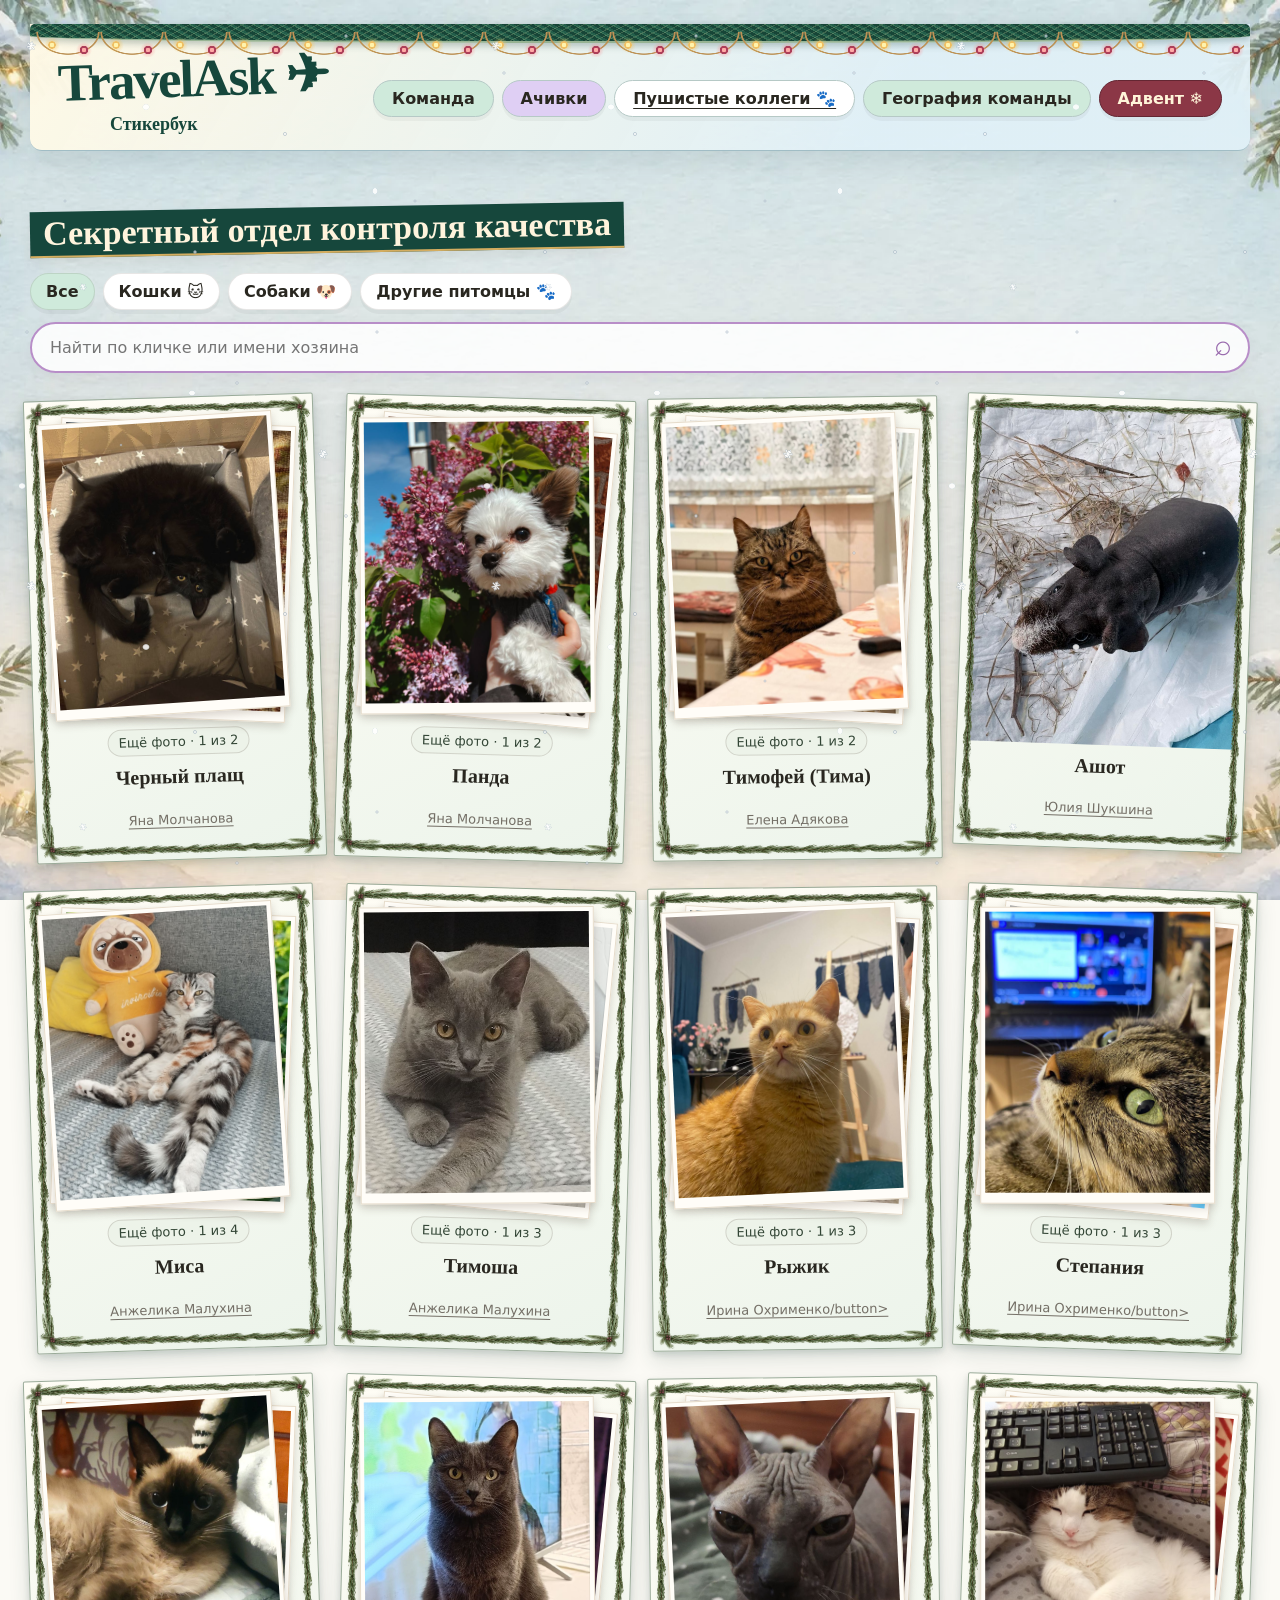
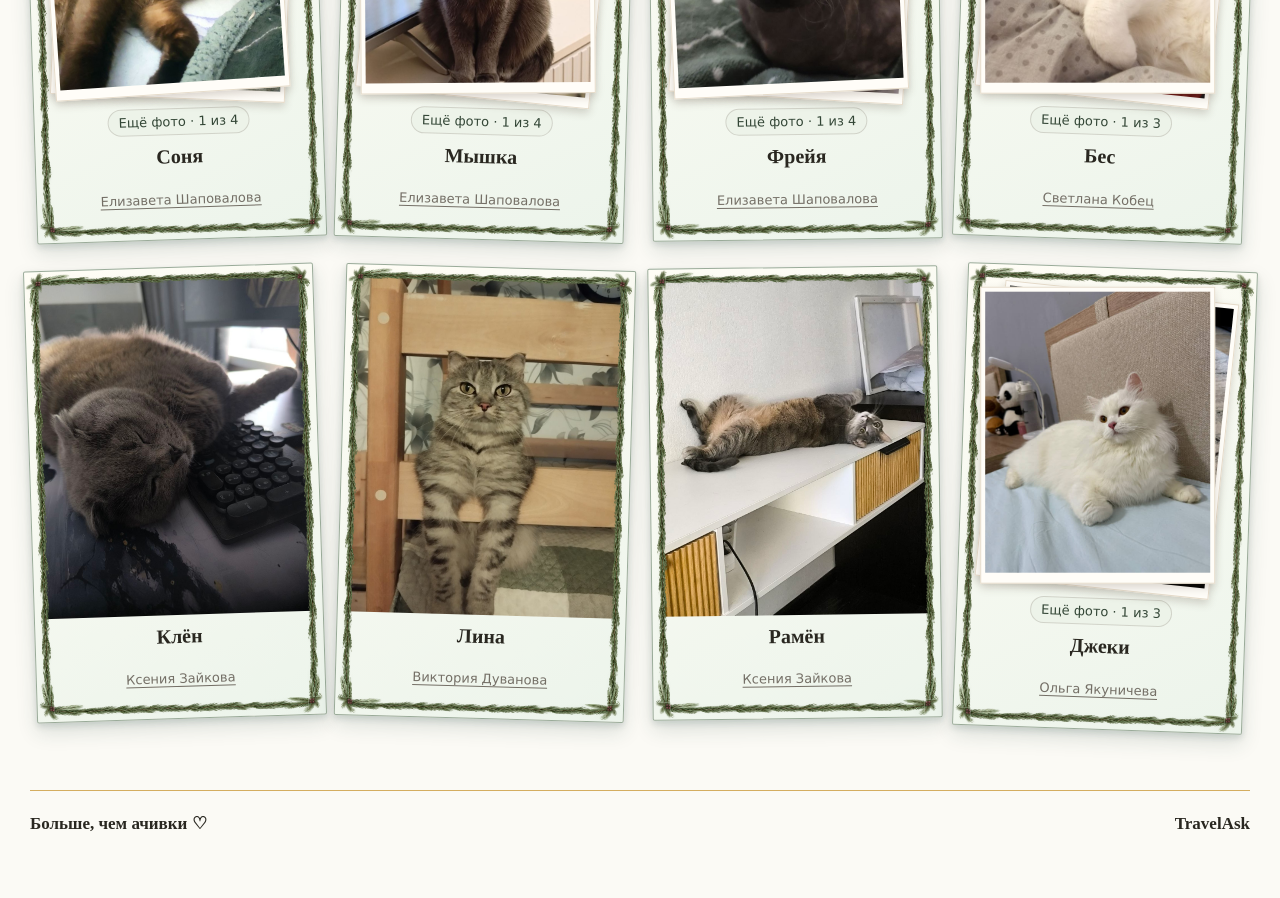
<file: pets.html>
<!doctype html>
<html lang="ru">
<head>
  <meta charset="utf-8">
<!-- Yandex.Metrika counter -->
<script>
    (function(m,e,t,r,i,k,a){
        m[i]=m[i]||function(){(m[i].a=m[i].a||[]).push(arguments)};
        m[i].l=1*new Date();
        for (var j = 0; j < document.scripts.length; j++) {if (document.scripts[j].src === r) { return; }}
        k=e.createElement(t),a=e.getElementsByTagName(t)[0],k.async=1,k.src=r,a.parentNode.insertBefore(k,a)
    })(window, document,'script','https://mc.yandex.ru/metrika/tag.js?id=114710105', 'ym');

    ym(114710105, 'init', {ssr:true, referrer: document.referrer, url: location.href});
</script>
<!-- /Yandex.Metrika counter -->

  <meta name="viewport" content="width=device-width,initial-scale=1">
  <meta name="theme-color" content="#fbfaf5">
  <title>Пушистые коллеги — TravelAsk Стикербук</title>
  <link rel="stylesheet" href="styles.css">
  <link rel="stylesheet" href="darkfix.css?v=2">
  <style>
    .pet-toolbar { margin: 0 0 24px; }
    .pet-filters { display: flex; gap: 8px; flex-wrap: wrap; }
    .pet-filters button { cursor: pointer; color: var(--ink); padding: 8px 15px; }
    .pet-filters button[aria-pressed="true"] { background: var(--mint); }
    .pet-toolbar .search { margin: 12px 0 0; }
    .pet-gallery [hidden], .pet-toolbar[hidden], .empty[hidden] { display: none; }
    .pet-prints { display: grid; isolation: isolate; }
    .pet-prints[data-paired] {
      margin: 0 clamp(9px, 5%, 15px) 0 3px;
      padding: 3px 3px 8px 0;
    }
    .pet-print { grid-area: 1 / 1; min-width: 0; }
    .pet-prints[data-paired] .pet-print {
      position: relative; padding: 4px 4px 10px;
      border: 1px solid #e6dccb; background: #fffdf8;
      box-shadow: 0 4px 9px #46352835;
      transform: translate(8%, 1%) rotate(8deg);
      transition: transform 240ms ease;
    }
    .pet-prints[data-paired] .pet-print[data-front] {
      z-index: 1; transform: translate(-1%, 0) rotate(-3deg);
    }
    @media (prefers-reduced-motion: reduce) {
      .pet-prints[data-paired] .pet-print { transition: none; }
    }
    .pet-photo-open {
      display: block; width: 100%; padding: 0; border: 0;
      background: transparent; cursor: zoom-in;
    }
    .pet-photo-dialog {
      max-width: calc(100vw - 24px); max-height: calc(100dvh - 24px);
      padding: 8px; border: 1px solid #ddd4c7; border-radius: 4px;
      background: #fffdf8; box-shadow: 0 15px 45px #201a1766;
    }
    .pet-photo-dialog::backdrop { background: #211b17c9; }
    .pet-photo-close {
      display: block; padding: 0; border: 0;
      background: transparent; cursor: zoom-out;
    }
    .pet-photo-close img {
      display: block; width: auto; height: auto;
      max-width: min(960px, calc(100vw - 42px));
      max-height: calc(100dvh - 42px);
    }
    .pet-photo-toggle {
      display: block; margin: 6px auto 0; padding: 5px 10px;
      border: 1px solid var(--line); border-radius: 999px;
      background: #edf3e9; color: #334636; cursor: pointer;
      font: inherit; font-size: 13px;
    }
    .pet-owner {
      border: 0; background: transparent; color: inherit; padding: 4px;
      cursor: pointer; text-decoration: underline; text-underline-offset: 3px;
    }
    .pet-gallery .member-name, .pet-gallery .member-role { overflow-wrap: anywhere; }
    .nav [aria-current="page"] { text-decoration: underline; text-underline-offset: 4px; }
  </style>
</head>
<body>
<noscript><div><img src="https://mc.yandex.ru/watch/114710105" style="position:absolute; left:-9999px;" alt=""></div></noscript>

  <main class="page">
    <header class="header">
      <a class="brand" href="index.html"><div class="brand-title">TravelAsk ✈</div><div class="brand-sub">Стикербук</div></a>
      <nav class="nav">
        <a class="pill mint" href="index.html">Команда</a>
        <a class="pill lav" href="achievements.html">Ачивки</a>
        <a class="pill" href="pets.html" aria-current="page">Пушистые коллеги 🐾</a>
      <a class="pill mint" href="geography.html">География команды</a><a class="pill lav" href="advent.html">Адвент ❄</a></nav>
    </header>
    <h1 class="section-label">Секретный отдел контроля качества</h1>
    <section class="pet-toolbar" id="petToolbar" aria-label="Фильтры питомцев" hidden>
      <div class="pet-filters" role="group" aria-label="Вид питомца">
        <button class="pill" type="button" data-filter="all" aria-pressed="true">Все</button>
        <button class="pill" type="button" data-filter="cat" aria-pressed="false">Кошки 🐱</button>
        <button class="pill" type="button" data-filter="dog" aria-pressed="false">Собаки 🐶</button>
        <button class="pill" type="button" data-filter="other" aria-pressed="false">Другие питомцы 🐾</button>
      </div>
      <div class="search">
        <input id="petSearch" type="search" aria-label="Найти по кличке или имени хозяина"
          placeholder="Найти по кличке или имени хозяина" autocomplete="off">
      </div>
    </section>
    <div class="team-grid pet-gallery" id="petGallery">
      <!-- Для каждого питомца скопируй блок от <article> до </article> и вставь
           его после этого комментария, перед закрывающим тегом галереи.
           Категории: cat — кошки, dog — собаки, other — другие питомцы.
           Фото загрузи в папку pets. Подставь фактические имена файлов в src.
           Для каждого дополнительного фото добавь ещё один <span class="pet-print" hidden> внутри pet-prints.
           Для каждого снимка обнови alt. Оставь hidden у всех снимков после первого. Кнопка появится автоматически.
         -->

      <article class="member-card" data-kind="cat">
        <div class="photo-paper">
          <div class="pet-prints">
            <span class="pet-print"><img class="pet-photo" src="pets/black_coat1.jpg" alt="Черный плащ — первое фото" loading="lazy"></span>
            <span class="pet-print" hidden><img class="pet-photo" src="pets/black_coat2.jpg" alt="Черный плащ — второе фото" loading="lazy"></span>
          </div>
          <button class="pet-photo-toggle" type="button" hidden>Ещё фото</button>
          <h2 class="member-name">Черный плащ</h2>
          <div class="member-role">
            <button class="pet-owner" type="button">Яна Молчанова</button>
          </div>
        </div>
      </article>
       <article class="member-card" data-kind="dog">
        <div class="photo-paper">
          <div class="pet-prints">
            <span class="pet-print"><img class="pet-photo" src="pets/panda1.jpg" alt="Панда — первое фото" loading="lazy"></span>
            <span class="pet-print" hidden><img class="pet-photo" src="pets/panda2.jpg" alt="Панда — второе фото" loading="lazy"></span>
          </div>
          <button class="pet-photo-toggle" type="button" hidden>Ещё фото</button>
          <h2 class="member-name">Панда</h2>
          <div class="member-role">
            <button class="pet-owner" type="button">Яна Молчанова</button>
          </div>
        </div>
      </article>
     <article class="member-card" data-kind="cat">
        <div class="photo-paper">
          <div class="pet-prints">
            <span class="pet-print"><img class="pet-photo" src="pets/tima1.jpg" alt="Тимофей (Тима) — первое фото" loading="lazy"></span>
            <span class="pet-print" hidden><img class="pet-photo" src="pets/tima2.jpg" alt="Тимофей (Тима) — второе фото" loading="lazy"></span>
          </div>
          <button class="pet-photo-toggle" type="button" hidden>Ещё фото</button>
          <h2 class="member-name">Тимофей (Тима)</h2>
          <div class="member-role">
            <button class="pet-owner" type="button">Елена Адякова</button>
          </div>
        </div>
      </article>
    <article class="member-card" data-kind="other">
        <div class="photo-paper">
          <div class="pet-prints">
            <span class="pet-print"><img class="pet-photo" src="pets/ashot.jpg" alt="Ашот" loading="lazy"></span>
          </div>
          <h2 class="member-name">Ашот</h2>
          <div class="member-role">
            <button class="pet-owner" type="button">Юлия Шукшина</button>
          </div>
        </div>
      </article>
    <article class="member-card" data-kind="cat">
        <div class="photo-paper">
          <div class="pet-prints">
            <span class="pet-print"><img class="pet-photo" src="pets/misa1.jpg" alt="Миса — первое фото" loading="lazy"></span>
            <span class="pet-print" hidden><img class="pet-photo" src="pets/misa2.jpg" alt="Миса — второе фото" loading="lazy"></span>
          <span class="pet-print" hidden>
          <img class="pet-photo" src="pets/tm1.jpg" alt="Миса и Тимоша" loading="lazy"></span>
           <span class="pet-print" hidden>
  	<img class="pet-photo" src="pets/tm4.jpg" alt="Миса и Тимоша" loading="lazy"></span>
	</div>
          <button class="pet-photo-toggle" type="button" hidden>Ещё фото</button>
          <h2 class="member-name">Миса</h2>
          <div class="member-role">
            <button class="pet-owner" type="button">Анжелика Малухина</button>
          </div>
        </div>
      </article>
    <article class="member-card" data-kind="cat">
        <div class="photo-paper">
          <div class="pet-prints">
            <span class="pet-print"><img class="pet-photo" src="pets/tim.jpg" alt="Тимоша — первое фото" loading="lazy"></span>
            <span class="pet-print" hidden><img class="pet-photo" src="pets/tm2.jpg" alt="Тимоша и Миса — второе фото" loading="lazy"></span>
          <span class="pet-print" hidden>
          <img class="pet-photo" src="pets/tm3.jpg" alt="Миса и Тимоша" loading="lazy"></span>
          </div>
          <button class="pet-photo-toggle" type="button" hidden>Ещё фото</button>
          <h2 class="member-name">Тимоша</h2>
          <div class="member-role">
            <button class="pet-owner" type="button">Анжелика Малухина</button>
          </div>
        </div>
      </article>
	<article class="member-card" data-kind="cat">
        <div class="photo-paper">
          <div class="pet-prints">
            <span class="pet-print"><img class="pet-photo" src="pets/ryjic1.jpg" alt="Рыжик — первое фото" loading="lazy"></span>
            <span class="pet-print" hidden><img class="pet-photo" src="pets/ryjic2.jpg" alt="Рыжик — второе фото" loading="lazy"></span>
          <span class="pet-print" hidden>
          <img class="pet-photo" src="pets/ryjic3.jpg" alt="Рыжик" loading="lazy"></span>
          </div>
          <button class="pet-photo-toggle" type="button" hidden>Ещё фото</button>
          <h2 class="member-name">Рыжик</h2>
          <div class="member-role">
            <button class="pet-owner" type="button">Ирина Охрименко/button>
          </div>
        </div>
      </article>
	<article class="member-card" data-kind="cat">
        <div class="photo-paper">
          <div class="pet-prints">
            <span class="pet-print"><img class="pet-photo" src="pets/stepania1.jpg" alt="Степания — первое фото" loading="lazy"></span>
            <span class="pet-print" hidden><img class="pet-photo" src="pets/stepania2.jpg" alt="Степания — второе фото" loading="lazy"></span>
          <span class="pet-print" hidden>
          <img class="pet-photo" src="pets/stepania3.jpg" alt="Степания" loading="lazy"></span>
          </div>
          <button class="pet-photo-toggle" type="button" hidden>Ещё фото</button>
          <h2 class="member-name">Степания</h2>
          <div class="member-role">
            <button class="pet-owner" type="button">Ирина Охрименко/button>
          </div>
        </div>
      </article>
    <article class="member-card" data-kind="cat">
        <div class="photo-paper">
          <div class="pet-prints">
            <span class="pet-print"><img class="pet-photo" src="pets/sonya1.jpg" alt="Соня — первое фото" loading="lazy"></span>
            <span class="pet-print" hidden><img class="pet-photo" src="pets/sonya2.jpg" alt="Соня — второе фото" loading="lazy"></span>
          <span class="pet-print" hidden>
          <img class="pet-photo" src="pets/sonya3.jpg" alt="Соня" loading="lazy"></span>
           <span class="pet-print" hidden>
  	<img class="pet-photo" src="pets/sonya4.jpg" alt="Соня" loading="lazy"></span>
	</div>
          <button class="pet-photo-toggle" type="button" hidden>Ещё фото</button>
          <h2 class="member-name">Соня</h2>
          <div class="member-role">
            <button class="pet-owner" type="button">Елизавета Шаповалова</button>
          </div>
        </div>
      </article>
    <article class="member-card" data-kind="cat">
        <div class="photo-paper">
          <div class="pet-prints">
            <span class="pet-print"><img class="pet-photo" src="pets/mouse1.jpg" alt="Мышка — первое фото" loading="lazy"></span>
            <span class="pet-print" hidden><img class="pet-photo" src="pets/mouse2.jpg" alt="Мышка — второе фото" loading="lazy"></span>
          <span class="pet-print" hidden>
          <img class="pet-photo" src="pets/mouse3.jpg" alt="Мышка" loading="lazy"></span>
           <span class="pet-print" hidden>
  	<img class="pet-photo" src="pets/mouse4.jpg" alt="Мышка" loading="lazy"></span>
	</div>
          <button class="pet-photo-toggle" type="button" hidden>Ещё фото</button>
          <h2 class="member-name">Мышка</h2>
          <div class="member-role">
            <button class="pet-owner" type="button">Елизавета Шаповалова</button>
          </div>
        </div>
      </article>
	<article class="member-card" data-kind="cat">
        <div class="photo-paper">
          <div class="pet-prints">
            <span class="pet-print"><img class="pet-photo" src="pets/sphynx1.jpg" alt="Фрейя — первое фото" loading="lazy"></span>
            <span class="pet-print" hidden><img class="pet-photo" src="pets/sphynx2.jpg" alt="Фрейя — второе фото" loading="lazy"></span>
          <span class="pet-print" hidden>
          <img class="pet-photo" src="pets/sphynx3.jpg" alt="Фрейя" loading="lazy"></span>
           <span class="pet-print" hidden>
  	<img class="pet-photo" src="pets/sphynx4.jpg" alt="Фрейя" loading="lazy"></span>
	</div>
          <button class="pet-photo-toggle" type="button" hidden>Ещё фото</button>
          <h2 class="member-name">Фрейя</h2>
          <div class="member-role">
            <button class="pet-owner" type="button">Елизавета Шаповалова</button>
          </div>
        </div>
      </article>
	
	<article class="member-card" data-kind="cat">
        <div class="photo-paper">
          <div class="pet-prints">
            <span class="pet-print"><img class="pet-photo" src="pets/bes1.jpg" alt="Бес — первое фото" loading="lazy"></span>
            <span class="pet-print" hidden><img class="pet-photo" src="pets/bes2.jpg" alt="Бес — второе фото" loading="lazy"></span>
          <span class="pet-print" hidden>
          <img class="pet-photo" src="pets/bes3.jpg" alt="Бес" loading="lazy"></span>
          </div>
          <button class="pet-photo-toggle" type="button" hidden>Ещё фото</button>
          <h2 class="member-name">Бес</h2>
          <div class="member-role">
            <button class="pet-owner" type="button">Светлана Кобец</button>
          </div>
        </div>
      </article>

	<article class="member-card" data-kind="cat">
        <div class="photo-paper">
          <div class="pet-prints">
            <span class="pet-print"><img class="pet-photo" src="pets/klion.jpg" alt="Клён" loading="lazy"></span>
          </div>
          <h2 class="member-name">Клён</h2>
          <div class="member-role">
            <button class="pet-owner" type="button">Ксения Зайкова</button>
          </div>
        </div>
      </article>

	<article class="member-card" data-kind="cat">
        <div class="photo-paper">
          <div class="pet-prints">
            <span class="pet-print"><img class="pet-photo" src="pets/lina.jpg" alt="Лина" loading="lazy"></span>
          </div>
          <h2 class="member-name">Лина</h2>
          <div class="member-role">
            <button class="pet-owner" type="button">Виктория Дуванова</button>
          </div>
        </div>
      </article>

	<article class="member-card" data-kind="cat">
        <div class="photo-paper">
          <div class="pet-prints">
            <span class="pet-print"><img class="pet-photo" src="pets/ramen.jpg" alt="Рамён" loading="lazy"></span>
          </div>
          <h2 class="member-name">Рамён</h2>
          <div class="member-role">
            <button class="pet-owner" type="button">Ксения Зайкова</button>
          </div>
        </div>
      </article>

	<article class="member-card" data-kind="cat">
        <div class="photo-paper">
          <div class="pet-prints">
            <span class="pet-print"><img class="pet-photo" src="pets/jeki1.jpg" alt="Джеки — первое фото" loading="lazy"></span>
            <span class="pet-print" hidden><img class="pet-photo" src="pets/jeki2.jpg" alt="Джеки — второе фото" loading="lazy"></span>
          <span class="pet-print" hidden>
          <img class="pet-photo" src="pets/jeki3.jpg" alt="Джеки" loading="lazy"></span>
          </div>
          <button class="pet-photo-toggle" type="button" hidden>Ещё фото</button>
          <h2 class="member-name">Джеки</h2>
          <div class="member-role">
            <button class="pet-owner" type="button">Ольга Якуничева</button>
          </div>
        </div>
      </article>

       </div>
    <p class="empty" id="petEmpty" role="status">Первые фотокарточки питомцев скоро появятся ♡</p>
    <footer class="footer"><span>Больше, чем ачивки ♡</span><span>TravelAsk</span></footer>
  </main>
  <dialog class="pet-photo-dialog" id="petPhotoDialog" aria-label="Увеличенное фото питомца">
    <button type="button" class="pet-photo-close" aria-label="Закрыть увеличенное фото">
      <img alt="">
    </button>
  </dialog>
  <script>
    const gallery = document.querySelector("#petGallery");
    const toolbar = document.querySelector("#petToolbar");
    const search = document.querySelector("#petSearch");
    const empty = document.querySelector("#petEmpty");
    const filters = [...toolbar.querySelectorAll("[data-filter]")];
    const cards = [...gallery.querySelectorAll(".member-card")];
    const normalize = value => value.trim().toLowerCase().replaceAll("ё", "е").replace(/\s+/g, " ");
    let category = "all";
    let selectedOwner = "";

    function updateGallery() {
      const query = normalize(search.value);
      let visible = 0;
      for (const card of cards) {
        const owner = normalize(card.querySelector(".pet-owner")?.textContent ?? "");
        const name = normalize(card.querySelector(".member-name")?.textContent ?? "");
        const kind = card.dataset.kind || "other";
        const matchesSearch = selectedOwner ? owner === selectedOwner :
          query.split(" ").every(word => name.includes(word) || owner.includes(word));
        card.hidden = (category !== "all" && category !== kind) || !matchesSearch;
        if (!card.hidden) visible++;
      }
      empty.hidden = visible > 0;
      for (const button of filters) {
        button.setAttribute("aria-pressed", String(button.dataset.filter === category));
      }
    }

    const photoDialog = document.querySelector("#petPhotoDialog");
    const fullPhoto = photoDialog.querySelector("img");
    const closePhoto = photoDialog.querySelector("button");

    closePhoto.addEventListener("click", () => photoDialog.close());
    photoDialog.addEventListener("click", event => {
      if (event.target === photoDialog) photoDialog.close();
    });

    for (const photo of gallery.querySelectorAll(".photo-paper img")) {
      const openPhoto = document.createElement("button");
      openPhoto.type = "button";
      openPhoto.className = "pet-photo-open";
      openPhoto.setAttribute("aria-label", photo.alt ? `Увеличить фото: ${photo.alt}` : "Увеличить фото");
      photo.before(openPhoto);
      openPhoto.append(photo);
      openPhoto.addEventListener("click", () => {
        fullPhoto.src = photo.currentSrc || photo.src;
        fullPhoto.alt = photo.alt;
        photoDialog.showModal();
      });
    }

    if (cards.length) {
      empty.textContent = "Питомцы не найдены. Попробуй изменить поиск или выбрать «Все» ♡";
      toolbar.hidden = false;
      for (const button of filters) {
        button.addEventListener("click", () => {
          category = button.dataset.filter;
          updateGallery();
        });
      }
      search.addEventListener("input", () => {
        selectedOwner = "";
        updateGallery();
      });
      for (const card of cards) {
        const stack = card.querySelector(".pet-prints");
        if (!stack) continue;
        const prints = [...stack.querySelectorAll(".pet-print")];
        if (prints.length < 2) continue;

        let toggle = card.querySelector(".pet-photo-toggle");
        if (!toggle) {
          toggle = document.createElement("button");
          toggle.type = "button";
          toggle.className = "pet-photo-toggle";
          stack.after(toggle);
        }

        stack.setAttribute("data-paired", "");
        toggle.hidden = false;
        let current = 0;

        function updatePrints() {
          const next = (current + 1) % prints.length;
          prints.forEach((print, index) => {
            print.hidden = index !== current && index !== next;
            print.toggleAttribute("data-front", index === current);
          });
          toggle.textContent = `Ещё фото · ${current + 1} из ${prints.length}`;
        }

        toggle.addEventListener("click", () => {
          current = (current + 1) % prints.length;
          updatePrints();
        });
        updatePrints();
      }
      gallery.addEventListener("click", event => {
        const owner = event.target.closest(".pet-owner");
        if (!owner) return;
        search.value = owner.textContent.trim();
        selectedOwner = normalize(search.value);
        category = "all";
        updateGallery();
      });
      const request = new URLSearchParams(location.search);
      const owner = normalize(request.get("owner") ?? "");
      const pet = normalize(request.get("pet") ?? "");
      const requestedCard = owner && pet && cards.find(card =>
        normalize(card.querySelector(".pet-owner")?.textContent ?? "") === owner &&
        normalize(card.querySelector(".member-name")?.textContent ?? "") === pet
      );
      if (requestedCard) {
        const ownerLabel = requestedCard.querySelector(".pet-owner");
        search.value = ownerLabel.textContent.trim();
        selectedOwner = owner;
        const member = request.get("member");
        if (member) {
          const back = document.createElement("a");
          back.className = "back";
          back.href = `member.html?id=${encodeURIComponent(member)}`;
          back.textContent = "← К профилю модератора";
          toolbar.before(back);
        }
      }
      updateGallery();
      if (requestedCard) {
        requestedCard.tabIndex = -1;
        requestedCard.focus({ preventScroll: true });
        requestedCard.scrollIntoView({ block: "center" });
      }
    }
  </script>
</body>
</html>
</file>
<file: styles.css>
:root{
  --paper:#fbfaf5; --ink:#292720; --muted:#746f66;
  --mint:#cfeadb; --lav:#dfcff4; --pink:#f0d0d5; --yellow:#f0c968;
  --line:rgba(83,70,55,.18); --shadow:0 16px 34px rgba(68,49,32,.13);
}
*{box-sizing:border-box}
html{min-height:100%;background:var(--paper)}
body{margin:0;min-height:100vh;color:var(--ink);font-family:Inter,system-ui,-apple-system,"Segoe UI",Arial,sans-serif;background:transparent}
body::before{content:"";position:fixed;inset:0;z-index:-2;background:url("background/bg-scrapbook-v10-no-planes.svg") center/cover no-repeat}
body::after{content:"";position:fixed;inset:0;z-index:-1;background:rgba(255,255,255,.04)}
a{color:inherit;text-decoration:none}
button,input{font:inherit}
.page{width:min(1220px,calc(100% - 30px));margin:0 auto;padding:24px 0 64px}
.header{display:flex;justify-content:space-between;align-items:flex-end;gap:18px;margin-bottom:24px}
.brand{display:inline-block}
.brand-title{font-family:"Segoe Print","Comic Sans MS",cursive;font-weight:800;font-size:clamp(36px,5vw,63px);line-height:.85;letter-spacing:-2px;transform:rotate(-2deg);transform-origin:left center}
.brand-sub{margin-left:52px;margin-top:8px;font-family:"Segoe Print","Comic Sans MS",cursive;font-size:18px;font-weight:800}
.nav{display:flex;gap:12px;flex-wrap:wrap}
.pill{border:1px solid rgba(60,50,40,.12);border-radius:999px;padding:11px 24px;font-weight:800;box-shadow:0 4px 0 rgba(0,0,0,.04);background:#fff;transition:transform .18s ease,box-shadow .18s ease}
.pill:hover{transform:translateY(-2px);box-shadow:0 7px 13px rgba(60,45,30,.09)}
.pill.mint{background:var(--mint)} .pill.lav{background:var(--lav)}
.search{position:relative;margin:2px 0 25px}
.search input{width:100%;background:rgba(255,255,255,.86);border:2px solid #b88ec8;border-radius:999px;padding:14px 52px 14px 18px;outline:none;box-shadow:0 7px 18px rgba(80,57,92,.06)}
.search input:focus{box-shadow:0 0 0 4px rgba(184,142,200,.13)}
.search::after{content:"⌕";position:absolute;right:18px;top:5px;font-size:30px;color:#9869ad}
.hero{display:grid;grid-template-columns:1.12fr .88fr;gap:28px;align-items:center;margin:6px 0 12px}
.scrap{min-height:475px;position:relative}
.polaroid{position:absolute;width:218px;background:#fff;padding:9px 9px 34px;border:1px solid #ddd4c8;box-shadow:var(--shadow)}
.polaroid img{width:100%;aspect-ratio:4/5;display:block;object-fit:cover}
.polaroid .caption{text-align:center;font:800 16px/1.15 "Segoe Print","Comic Sans MS",cursive;margin-top:7px}
.polaroid:nth-child(1){left:12px;top:40px;transform:rotate(-8deg)}
.polaroid:nth-child(2){left:165px;top:7px;transform:rotate(7deg)}
.polaroid:nth-child(3){left:305px;top:180px;transform:rotate(-3deg)}
.polaroid:nth-child(4){left:62px;top:275px;transform:rotate(5deg)}
.tape{position:absolute;width:82px;height:22px;background:rgba(238,190,82,.85);box-shadow:inset 0 0 10px rgba(255,255,255,.25)}
.note{position:relative;padding:23px 27px;background:#fffdf8;border:1px solid #e6ddcf;box-shadow:var(--shadow);font:800 22px/1.5 "Segoe Print","Comic Sans MS",cursive;transform:rotate(-1deg)}
.note::before{content:"";position:absolute;width:78px;height:20px;background:rgba(239,194,88,.8);left:calc(50% - 39px);top:-11px;transform:rotate(-3deg)}
.note.mint-note{margin-top:26px;background:#dff0e5;transform:rotate(1deg)}
.section-label{display:inline-block;margin:32px 0 20px;padding:5px 13px;background:#f3d6d5;font:800 34px/1 "Segoe Print","Comic Sans MS",cursive;transform:rotate(-1deg);box-shadow:0 5px 12px rgba(80,55,40,.07)}
.team-grid{display:grid;grid-template-columns:repeat(4,minmax(0,1fr));gap:27px 20px;align-items:start}
.member-card{position:relative;display:block;transform:rotate(var(--rot,0deg));transition:transform .22s ease}
.member-card:nth-child(4n+1){--rot:-1.8deg}.member-card:nth-child(4n+2){--rot:1.6deg}.member-card:nth-child(4n+3){--rot:-.7deg}.member-card:nth-child(4n){--rot:2deg}
.member-card:hover{transform:rotate(0deg) translateY(-5px)}
.photo-paper{background:#fff;padding:9px 9px 26px;border:1px solid #ddd4c7;box-shadow:var(--shadow)}
.photo-paper img{width:100%;aspect-ratio:4/5;display:block;object-fit:cover;object-position:center}
.avatar-fallback{width:100%;aspect-ratio:4/5;display:grid;place-items:center;background:linear-gradient(145deg,#e5eee9,#eedde3);font:800 clamp(40px,6vw,78px)/1 "Segoe Print","Comic Sans MS",cursive;color:#6b5961}
.member-name{font:800 20px/1.15 "Segoe Print","Comic Sans MS",cursive;text-align:center;margin:10px 3px 3px}
.member-role{text-align:center;color:var(--muted);font-size:13px;line-height:1.3;white-space:pre-line}
.empty{padding:30px;text-align:center;font:700 20px/1.4 "Segoe Print","Comic Sans MS",cursive;color:var(--muted)}
.back{display:inline-block;margin:2px 0 24px;font-weight:750}
.profile-top{display:grid;grid-template-columns:360px minmax(0,1fr);gap:36px;align-items:start}
.profile-photo{background:#fff;padding:10px 10px 30px;border:1px solid #ddd3c7;box-shadow:var(--shadow);transform:rotate(-4deg)}
.profile-left{display:flex;flex-direction:column;align-items:center;min-width:0}
.profile-left .profile-photo{width:250px;max-width:100%}
.profile-special{
  width:100%;
  display:flex;
  flex-wrap:nowrap;
  justify-content:center;
  align-items:flex-start;
  gap:8px;
  margin-top:18px;
}
.profile-special .achievement{flex:0 0 auto;width:108px}
.profile-special .achievement-visual{width:92px}
.profile-special .achievement-title{font-size:11px;line-height:1.15;max-width:108px}
.profile-special-inline{justify-content:flex-start;margin-top:14px;margin-bottom:6px}

.profile-photo img,.profile-photo .avatar-fallback{width:100%;aspect-ratio:4/5;object-fit:cover}
.name-ribbon{display:inline-block;max-width:100%;padding:14px 40px;background:linear-gradient(90deg,#b88430,#efd078,#b67b27);box-shadow:var(--shadow);font:800 clamp(26px,4vw,38px)/1.1 "Segoe Print","Comic Sans MS",cursive;transform:rotate(-1deg)}
.profile-role{font-size:17px;color:#615c55;white-space:pre-line;margin:15px 0 6px}
.tenure-note{display:inline-block;margin-top:17px;background:#fffdf6;padding:11px 17px;border:1px solid #e2d7c8;box-shadow:0 8px 20px rgba(65,45,30,.09);font:800 18px/1.3 "Segoe Print","Comic Sans MS",cursive;transform:rotate(-2deg)}
.special-badges{display:flex;align-items:flex-start;gap:17px;margin-top:22px}
.filters{display:flex;gap:9px;flex-wrap:wrap;margin:4px 0 24px}
.filter{cursor:pointer;border:1px solid rgba(85,70,55,.3);background:rgba(255,255,255,.74);border-radius:999px;padding:9px 16px;transition:.18s}
.filter:hover{transform:translateY(-1px)} .filter.active{background:var(--mint);font-weight:800}
.achievement-grid{display:grid;grid-template-columns:repeat(5,minmax(0,1fr));gap:30px 16px;align-items:start}
.achievement{position:relative;display:inline-flex;flex-direction:column;align-items:center;justify-content:flex-start;gap:9px;cursor:pointer;perspective:760px;isolation:isolate;min-width:0;-webkit-tap-highlight-color:transparent}
.achievement-visual{position:relative;width:min(150px,100%);aspect-ratio:1;transform-style:preserve-3d;transition:transform .11s ease;will-change:transform;transform-origin:center center;backface-visibility:hidden;-webkit-backface-visibility:hidden}
.achievement-visual img{position:relative;z-index:3;display:block;width:100%;height:100%;object-fit:contain;pointer-events:none;filter:none!important;backface-visibility:hidden;-webkit-backface-visibility:hidden;image-rendering:-webkit-optimize-contrast}
.achievement-visual::after{
  content:"";position:absolute;inset:5%;border-radius:50%;z-index:4;pointer-events:none;
  background:radial-gradient(circle at var(--gx,35%) var(--gy,25%),rgba(255,255,255,.70) 0%,rgba(255,255,255,.34) 13%,rgba(255,255,255,0) 38%);
  opacity:.72;mix-blend-mode:screen;transition:background-position .08s linear;
}
.achievement:hover 
.achievement-title{font-size:14px;line-height:1.2;text-align:center;max-width:160px;transform:none!important;filter:none!important;text-rendering:geometricPrecision}
.achievement.expanded{z-index:99}
.achievement.expanded .achievement-visual{transform:scale(2.25) translateZ(26px)!important;z-index:100}
.category-block{margin-top:34px}
.category-title{display:inline-block;margin:0 0 19px;padding:6px 12px;background:#f2d3d2;font:800 29px/1 "Segoe Print","Comic Sans MS",cursive;transform:rotate(-1deg)}
.catalog-title{font:800 clamp(36px,5vw,52px)/1 "Segoe Print","Comic Sans MS",cursive;margin:18px 0 25px}
.footer{display:flex;justify-content:space-between;gap:16px;flex-wrap:wrap;margin-top:60px;padding-top:22px;border-top:1px solid var(--line);font:800 17px/1.25 "Segoe Print","Comic Sans MS",cursive}
.hidden{display:none!important}
@media(max-width:950px){
 .team-grid{grid-template-columns:repeat(3,minmax(0,1fr))}
 .achievement-grid{grid-template-columns:repeat(4,minmax(0,1fr))}
 .hero{grid-template-columns:1fr}
 .scrap{min-height:470px;max-width:620px}
}
@media(max-width:720px){
 .page{width:min(100% - 20px,1220px);padding-top:15px}
 .header{align-items:flex-start;flex-direction:column}
 .nav{width:100%}.nav .pill{flex:1;text-align:center;padding-inline:15px}
 .brand-title{font-size:44px}.brand-sub{font-size:16px}
 .scrap{min-height:405px;transform:scale(.86);transform-origin:top left;width:116%}
 .polaroid{width:170px}
 .polaroid:nth-child(2){left:123px}.polaroid:nth-child(3){left:218px;top:151px}.polaroid:nth-child(4){left:29px;top:231px}
 .note{font-size:18px;padding:20px}
 .team-grid{grid-template-columns:repeat(2,minmax(0,1fr));gap:18px 10px}
 .member-name{font-size:16px}.member-role{font-size:11px}
 .profile-top{grid-template-columns:1fr}
 .profile-left{width:100%}
 .profile-photo{width:min(75vw,300px);margin:0 auto}
 .profile-special{width:min(100%,390px);overflow-x:auto;justify-content:center;padding:4px 8px 12px;scrollbar-width:none}
 .profile-special::-webkit-scrollbar{display:none}
 .profile-main{text-align:center}
 .profile-role{font-size:15px}
 .special-badges{justify-content:center}
 .achievement-grid{grid-template-columns:repeat(3,minmax(0,1fr));gap:24px 8px}
 .achievement-visual{width:min(125px,100%)}
 .achievement-title{font-size:12px}
}
@media(max-width:480px){
 .page{width:calc(100% - 14px)}
 .scrap{transform:scale(.74);width:135%;min-height:345px}
 .section-label{font-size:29px}
 .team-grid{gap:15px 8px}
 .photo-paper{padding:6px 6px 20px}
 .achievement-grid{grid-template-columns:repeat(2,minmax(0,1fr));gap:23px 7px}
 .achievement-visual{width:min(138px,100%)}
 .achievement.expanded .achievement-visual{transform:scale(1.95) translateZ(22px)!important}
 .name-ribbon{padding:12px 24px}
}


/* Final polish: no pale under-shadow below achievements */
.achievement-visual::before{display:none!important}

/* Special tenure/department badges expand to the same visible size as ordinary achievements */
.profile-special .achievement.expanded .achievement-visual{
  transform:scale(3.67) translateZ(26px)!important;
  z-index:120;
}
.profile-special .achievement.expanded{
  z-index:120;
}

@media(max-width:480px){
  .profile-special .achievement.expanded .achievement-visual{
    transform:scale(3.18) translateZ(22px)!important;
  }
}


/* Dark-mode background fix: the light theme stays unchanged */
@media (prefers-color-scheme: dark) {
  body::before{
    background:
      linear-gradient(rgba(28,24,18,.86), rgba(28,24,18,.86)),
      url("background/bg-dark-clean.svg") center/cover no-repeat !important;
  }
  body::after{
    background:rgba(0,0,0,.06) !important;
  }
}


/* Main-page TravelAsk hero banner */
.hero-banner-wrap{
  position:relative;
  width:100%;
  max-width:680px;
  margin:18px auto 26px;
  padding:10px 10px 28px;
  background:#fffdf8;
  border:1px solid rgba(99,78,55,.22);
  box-shadow:
    0 20px 40px rgba(55,38,24,.18),
    0 4px 10px rgba(55,38,24,.10);
  transform:rotate(-1.35deg);
  transform-origin:center;
}
.hero-banner-wrap::before{
  content:"";
  position:absolute;
  z-index:3;
  width:102px;
  height:24px;
  left:50%;
  top:-14px;
  transform:translateX(-50%) rotate(2deg);
  background:rgba(225,181,75,.68);
  box-shadow:inset 0 0 10px rgba(255,255,255,.30);
  pointer-events:none;
}
.hero-banner{
  display:block;
  width:100%;
  height:auto;
  aspect-ratio:3/2;
  object-fit:cover;
  border:1px solid rgba(95,73,50,.14);
}

/* On the home page, let the new banner use the left hero column cleanly. */
.hero > .hero-banner-wrap{
  align-self:center;
}

@media(max-width:950px){
  .hero-banner-wrap{
    max-width:720px;
    margin-top:8px;
  }
}

@media(max-width:720px){
  .hero-banner-wrap{
    width:calc(100% - 8px);
    margin:10px auto 24px;
    padding:7px 7px 22px;
    transform:rotate(-.8deg);
    box-shadow:
      0 14px 28px rgba(55,38,24,.18),
      0 3px 8px rgba(55,38,24,.10);
  }
  .hero-banner-wrap::before{
    width:82px;
    height:20px;
    top:-11px;
  }
}

/* Keep the light/dark theme behavior of the rest of the site untouched. */
@media(prefers-color-scheme:dark){
  .hero-banner-wrap{
    background:#24211b;
    border-color:rgba(255,255,255,.13);
    box-shadow:
      0 20px 42px rgba(0,0,0,.36),
      0 4px 10px rgba(0,0,0,.22);
  }
  .hero-banner{
    border-color:rgba(255,255,255,.08);
  }
}


/* Mini profile card on member page */
.mini-profile-card{
  position:relative;
  width:min(100%,430px);
  margin:28px 0 6px;
  padding:26px 28px 24px;
  background:#fffaf0;
  border:1px solid rgba(113,88,61,.20);
  border-radius:4px;
  box-shadow:0 14px 30px rgba(65,45,30,.13);
  transform:none;
}
.mini-profile-tape{
  position:absolute;
  width:92px;
  height:22px;
  left:50%;
  top:-12px;
  transform:translateX(-50%) rotate(-3deg);
  background:rgba(233,194,95,.72);
  box-shadow:inset 0 0 8px rgba(255,255,255,.3);
}
.mini-profile-title{
  display:inline-block;
  margin:0 0 18px;
  padding:3px 9px 5px;
  background:#f0d2d5;
  font:800 24px/1 "Segoe Print","Comic Sans MS",cursive;
  transform:rotate(-1deg);
}
.mini-profile-list{
  display:grid;
  gap:13px;
}
.mini-profile-row{
  display:grid;
  grid-template-columns:30px minmax(0,1fr);
  gap:9px;
  align-items:start;
  color:#4f4941;
  font-size:15px;
  line-height:1.35;
}
.mini-profile-row b{
  color:#292720;
}
.mini-profile-icon{
  font-size:19px;
  line-height:1.3;
  text-align:center;
}
.mini-profile-fact{
  margin-top:2px;
}
.mini-profile-interview{
  display:flex;
  align-items:center;
  gap:9px;
  margin-top:4px;
  padding:11px 14px;
  border:1px solid rgba(72,119,105,.22);
  border-radius:12px;
  background:#dff0e5;
  font-weight:800;
  transition:transform .16s ease, box-shadow .16s ease;
}
.mini-profile-interview:hover{
  transform:translateY(-2px);
  box-shadow:0 7px 15px rgba(59,89,74,.12);
}
.mini-profile-arrow{
  margin-left:auto;
  font-size:18px;
}

@media(max-width:720px){
  .mini-profile-card{
    width:min(100%,390px);
    margin:25px auto 5px;
    padding:24px 21px 22px;
    text-align:left;
    transform:none;
  }
  .mini-profile-title{
    font-size:22px;
  }
  .mini-profile-row{
    font-size:14px;
  }
}

@media(prefers-color-scheme:dark){
  .mini-profile-card{
    background:#2d2922;
    border-color:rgba(255,255,255,.12);
    box-shadow:0 15px 32px rgba(0,0,0,.28);
  }
  .mini-profile-row{
    color:#ded7cb;
  }
  .mini-profile-row b{
    color:#f5efe6;
  }
  .mini-profile-title{
    color:#322a29;
  }
  .mini-profile-interview{
    color:#262c29;
  }
}


/* Desktop: place the mini profile card to the right of the member info */
@media(min-width:721px){
  .profile-top{
    grid-template-columns:300px minmax(0,1fr);
    gap:34px;
  }

  .profile-main{
    display:grid;
    grid-template-columns:minmax(260px,1fr) minmax(320px,390px);
    column-gap:28px;
    align-items:start;
  }

  .profile-main > *:not(.mini-profile-card){
    grid-column:1;
  }

  .mini-profile-card{
    grid-column:2;
    grid-row:1 / span 8;
    width:100%;
    margin:0;
    align-self:start;
  }
}


/* Keep mini-profile text sharp during achievement hover */
.mini-profile-card{
  transform:none !important;
}
@media(max-width:720px){
  .mini-profile-card{
    transform:none !important;
  }
}

/* Обложка альбома и связи профиля */
.album-cover {
  gap: clamp(20px, 4vw, 52px);
  align-items: center;
  margin: 24px 0 32px;
}
.album-cover .hero-banner-wrap { margin-block: 10px 20px; }
.album-cover-copy {
  color: #234139;
  padding: clamp(18px, 4vw, 36px);
  border: 1px solid #b8c9c2;
  border-radius: 3px;
  background: #fffcf2;
  box-shadow: 0 8px 24px #25483f1f;
}
.album-cover h1 {
  margin: 0;
  font: 800 clamp(34px, 5vw, 66px)/.98 Georgia, serif;
  letter-spacing: -.045em;
}
.album-cover p {
  margin: 16px 0 21px;
  max-width: 38ch;
  font-size: clamp(16px, 2.1vw, 19px);
  line-height: 1.5;
}
.album-actions, .profile-connections { display: flex; flex-wrap: wrap; gap: 8px; }
.album-actions .pill { padding: 8px 14px; }
.album-advent-link { background: #8b3746; color: #fff9e9; }
.album-advent-link[hidden], .profile-connections[hidden] { display: none; }
.album-team { scroll-margin-top: 15px; }
.album-team-heading {
  display: grid; grid-template-columns: auto minmax(190px, 420px);
  justify-content: space-between; align-items: center; gap: 14px; margin-bottom: 18px;
}
.album-team-heading .section-label, .album-team-heading .search { margin: 0; }
#teamGrid .member-name { margin-top: 12px; }
#teamGrid .member-role { padding-inline: 5px; overflow-wrap: anywhere; }
.profile-connections { align-items: center; margin: 10px 0 12px; }
.profile-connection {
  display: inline-block; padding: 6px 10px; border: 1px solid #a6bdb0; border-radius: 999px;
  background: #e2efe6; color: #21463a; font-size: 14px; font-weight: 650;
}
.profile-connection:hover, .profile-connection:focus-visible { background: #cee6d7; }
#petGallery .member-card:focus { outline: 2px solid #638d75; outline-offset: 5px; }
@media (min-width: 721px) and (max-width: 1000px) {
  .profile-top { grid-template-columns: minmax(170px, .7fr) minmax(0, 1.3fr); }
  .profile-main { display: block; }
  .mini-profile-card { margin-top: 16px; }
}
@media (max-width: 720px) {
  .album-cover { gap: 12px; margin: 10px 0 26px; }
  .album-cover .hero-banner-wrap { margin: 5px auto 9px; }
  .album-team-heading { grid-template-columns: 1fr; justify-items: start; }
  .album-team-heading .search { width: 100%; }
  .profile-connections { justify-content: center; }
}
@media (prefers-color-scheme: dark) {
  .album-cover-copy { background: #253931; border-color: #637c6f; color: #fbf1d8; }
}

/* BEGIN: новогоднее оформление Стикербука */
:root {
  --winter-spruce: #16473c;
  --winter-frost: #d6eaf2;
  --winter-gold: #d4ad60;
  --winter-velvet: #8b3746;
  --winter-paper: #fff9e9;
  --winter-fir:
    repeating-linear-gradient(152deg, #8ba37b59 0 1px, transparent 1px 5px),
    repeating-linear-gradient(28deg, #235d4a 0 2px, #174537 2px 5px, #367055 5px 6px);
}

@media (prefers-color-scheme: light) {
  body::before {
    background: #e6eff0 url("background/winter-background.webp") center / cover no-repeat;
  }
  body::after { background: none; }
}
.page > .header {
  position: relative; align-items: center; flex-wrap: wrap; row-gap: 13px;
  padding: 37px clamp(10px, 3vw, 28px) 15px;
  border-bottom: 1px solid #a1bdc5;
  background: linear-gradient(120deg, #fff9e5fa, #e0f0f7ed 70%);
  box-shadow: 0 11px 24px #33545a1e;
  border-radius: 0 0 12px 12px;
}
.page > .header .brand { flex: none; color: var(--winter-spruce); }
.page > .header .brand-title { white-space: nowrap; font-size: clamp(32px, 4.2vw, 53px); }
.page > .header .nav { gap: 8px; }
.page > .header .pill { border-color: #b6c9c6; padding: 8px clamp(11px, 1.4vw, 18px); }
.page > .header .pill[href="advent.html"] {
  background: var(--winter-velvet); border-color: #632632; color: #fff5d9;
}
.page > .header::before {
  content: ""; position: absolute; inset: 0 0 auto; height: 17px;
  background: var(--winter-fir); pointer-events: none;
  border-bottom: 2px solid #97b393; border-radius: 5px 5px 45% 45% / 5px 5px 7px 7px;
  box-shadow: 0 3px 7px #143b3747;
}
.page > .header::after {
  content: ""; position: absolute; inset: 8px 6px auto; height: 25px; pointer-events: none;
  background:
    radial-gradient(circle at 16px 13px, #fff3ac 0 2px, #efbf63 2.5px 3.5px, #f6c45555 4px, transparent 8px) 0 0 / 64px 25px repeat-x,
    radial-gradient(circle at 48px 18px, #ffaaa6 0 2px, #ad3f59 2.5px 4px, #fa808247 4.5px, transparent 8px) 0 0 / 64px 25px repeat-x,
    radial-gradient(ellipse at 32px 0, transparent 65%, #bc9256 67% 69%, transparent 71%) 0 0 / 64px 23px repeat-x;
}
.hero-banner-wrap {
  background: var(--winter-paper); border: 1px solid #bfa467;
  box-shadow: 0 16px 34px #174b523b, 0 4px 9px #29484d33;
}
.hero-banner-wrap::before {
  background: repeating-linear-gradient(45deg, #9b4553 0 7px, #e8c49b 7px 10px, #722d41 10px 15px);
  box-shadow: inset 0 1px #fff3c278;
}
.hero-banner {
  height: auto; aspect-ratio: auto; object-fit: contain;
  border-color: #aabec2;
}
.hero .note {
  background: var(--winter-paper); border-color: #d8bf80; color: #1d413b;
  box-shadow: 0 10px 28px #3757622b;
}
.hero .note::before {
  background: repeating-linear-gradient(45deg, #2b654f 0 7px, #c8b774 7px 9px, #438061 9px 15px);
}
.hero .mint-note { background: #d9eaf2; border-color: #a4c3cd; }
.page > .section-label, .category-title {
  background: var(--winter-spruce); color: #fff4dd; border-bottom: 2px solid var(--winter-gold);
}
#teamGrid .photo-paper, #petGallery .photo-paper, .profile-left .profile-photo {
  position: relative;
  border: 1px solid #9aab99;
  border-radius: 2px;
  background: linear-gradient(155deg, #fffdf5, #ecf4eb);
  box-shadow: 0 3px 6px #24443e27, 0 9px 20px #24443e26;
}
#teamGrid .photo-paper::after, #petGallery .photo-paper::after,
.profile-left .profile-photo::after {
  content: ""; position: absolute; z-index: 2; pointer-events: none;
  inset: -4px;
  border: clamp(15px, 1.7vw, 24px) solid transparent;
  border-image: url("background/winter-fir-frame.webp") 11% 13% 10% 13% stretch;
}
@media (max-width: 480px) {
  #teamGrid .photo-paper::after, #petGallery .photo-paper::after,
  .profile-left .profile-photo::after { border-width: 15px; inset: -3px; }
}
.page > .footer { border-top-color: var(--winter-gold); }
@media (max-width: 720px) {
  .page > .header { align-items: flex-start; padding-inline: 10px; }
  .page > .header .nav .pill { flex: 1 1 auto; }
}
@media (prefers-color-scheme: dark) {
  body::after {
    background:
      radial-gradient(ellipse at 4% 20%, #4566844d, transparent 53%),
      radial-gradient(circle at 7px 9px, #ffffff52 0 1px, transparent 2px) 0 0 / 51px 57px;
  }
  .page > .header { background: linear-gradient(120deg, #23372f, #223e50); border-color: #627f77; }
  .page > .header .brand { color: #f6eed6; }
  #petGallery .photo-paper .member-name { color: #26392e; }
}
/* Keep paired pet prints inside the fir frame and above its artwork. */
#petGallery .pet-prints[data-paired] {
  position: relative;
  z-index: 3;
  margin: 7px clamp(15px, 9%, 24px) 0 clamp(6px, 3%, 10px);
}
#petGallery .pet-prints[data-paired] .pet-print {
  transform: translate(4%, 1.5%) rotate(4deg);
}
#petGallery .pet-prints[data-paired] .pet-print[data-front] {
  transform: translate(0, 0) rotate(-2deg);
}
/* Equal top and bottom mat around team portraits. */
#teamGrid .photo-paper { padding-bottom: 9px; }
@media (max-width: 480px) {
  #teamGrid .photo-paper { padding-bottom: 6px; }
}
.profile-left .profile-photo { padding-bottom: 10px; }
.profile-left .profile-photo > img { display: block; }
/* Two sparse layers of snow fall at different speeds. */
@media (prefers-reduced-motion: no-preference) {
  html::before,
  html::after {
    content: "";
    position: fixed;
    inset: calc(-1 * var(--snow-step)) -32px 0;
    z-index: 20;
    pointer-events: none;
    animation: stickerbook-snowfall var(--snow-duration) linear infinite;
  }
  html::before {
    --snow-step: 480px;
    --snow-drift: 14px;
    --snow-duration: 29s;
    background-image: url("data:image/svg+xml,%3Csvg%20xmlns%3D%22http%3A%2F%2Fwww.w3.org%2F2000%2Fsvg%22%20width%3D%22350%22%20height%3D%22480%22%20viewBox%3D%220%200%20350%20480%22%3E%0A%3Cg%20fill%3D%22%23fff%22%20stroke%3D%22%23869bae%22%20stroke-width%3D%22.65%22%3E%0A%20%20%3Ccircle%20cx%3D%2228%22%20cy%3D%2236%22%20r%3D%221.4%22%2F%3E%3Ccircle%20cx%3D%22186%22%20cy%3D%2273%22%20r%3D%221.2%22%2F%3E%0A%20%20%3Ccircle%20cx%3D%22317%22%20cy%3D%22134%22%20r%3D%221.55%22%2F%3E%3Ccircle%20cx%3D%2297%22%20cy%3D%22201%22%20r%3D%221%22%2F%3E%0A%20%20%3Ccircle%20cx%3D%22227%22%20cy%3D%22252%22%20r%3D%221.5%22%2F%3E%3Ccircle%20cx%3D%2259%22%20cy%3D%22332%22%20r%3D%221.15%22%2F%3E%0A%20%20%3Ccircle%20cx%3D%22269%22%20cy%3D%22383%22%20r%3D%221.25%22%2F%3E%3Ccircle%20cx%3D%22153%22%20cy%3D%22445%22%20r%3D%22.95%22%2F%3E%0A%3C%2Fg%3E%3C%2Fsvg%3E");
    background-size: 350px 480px;
    opacity: .68;
  }
  html::after {
    --snow-step: 540px;
    --snow-drift: -24px;
    --snow-duration: 17s;
    background-image: url("data:image/svg+xml,%3Csvg%20xmlns%3D%22http%3A%2F%2Fwww.w3.org%2F2000%2Fsvg%22%20width%3D%22465%22%20height%3D%22540%22%20viewBox%3D%220%200%20465%20540%22%3E%0A%3Cdefs%3E%0A%20%20%3CradialGradient%20id%3D%22soft%22%3E%0A%20%20%20%20%3Cstop%20offset%3D%22.45%22%20stop-color%3D%22%23fff%22%2F%3E%0A%20%20%20%20%3Cstop%20offset%3D%22.72%22%20stop-color%3D%22%23fff%22%20stop-opacity%3D%22.9%22%2F%3E%0A%20%20%20%20%3Cstop%20offset%3D%221%22%20stop-color%3D%22%23b0c5d9%22%20stop-opacity%3D%220%22%2F%3E%0A%20%20%3C%2FradialGradient%3E%0A%20%20%3Cpath%20id%3D%22crystal%22%20d%3D%22M0-4V4M-3.46-2%203.46%202M-3.46%202%203.46-2M-1.25-2.75%200-1.65%201.25-2.75M-1.25%202.75%200%201.65%201.25%202.75%22%2F%3E%0A%3C%2Fdefs%3E%0A%3Cg%20fill%3D%22url%28%23soft%29%22%3E%0A%20%20%3Cellipse%20cx%3D%22178%22%20cy%3D%22107%22%20rx%3D%223.9%22%20ry%3D%223.3%22%2F%3E%0A%20%20%3Cellipse%20cx%3D%22407%22%20cy%3D%22191%22%20rx%3D%223%22%20ry%3D%223.5%22%2F%3E%0A%20%20%3Cellipse%20cx%3D%22224%22%20cy%3D%22393%22%20rx%3D%223.5%22%20ry%3D%223%22%2F%3E%0A%20%20%3Cellipse%20cx%3D%2254%22%20cy%3D%22486%22%20rx%3D%223.9%22%20ry%3D%223.3%22%2F%3E%0A%3C%2Fg%3E%0A%3Cg%20fill%3D%22none%22%20stroke-linecap%3D%22round%22%3E%0A%20%20%3Cg%20transform%3D%22translate%2863%2046%29%20rotate%2816%29%22%3E%0A%20%20%20%20%3Cuse%20href%3D%22%23crystal%22%20stroke%3D%22%237c94a9%22%20stroke-opacity%3D%22.55%22%20stroke-width%3D%221.75%22%2F%3E%0A%20%20%20%20%3Cuse%20href%3D%22%23crystal%22%20stroke%3D%22%23fff%22%20stroke-width%3D%221.1%22%2F%3E%0A%20%20%3C%2Fg%3E%0A%20%20%3Cg%20transform%3D%22translate%28115%20287%29%20rotate%28-22%29%20scale%28.75%29%22%3E%0A%20%20%20%20%3Cuse%20href%3D%22%23crystal%22%20stroke%3D%22%237c94a9%22%20stroke-opacity%3D%22.55%22%20stroke-width%3D%221.8%22%2F%3E%0A%20%20%20%20%3Cuse%20href%3D%22%23crystal%22%20stroke%3D%22%23fff%22%20stroke-width%3D%221.2%22%2F%3E%0A%20%20%3C%2Fg%3E%0A%20%20%3Cg%20transform%3D%22translate%28355%20454%29%20rotate%2834%29%22%3E%0A%20%20%20%20%3Cuse%20href%3D%22%23crystal%22%20stroke%3D%22%237c94a9%22%20stroke-opacity%3D%22.55%22%20stroke-width%3D%221.75%22%2F%3E%0A%20%20%20%20%3Cuse%20href%3D%22%23crystal%22%20stroke%3D%22%23fff%22%20stroke-width%3D%221.1%22%2F%3E%0A%20%20%3C%2Fg%3E%0A%3C%2Fg%3E%3C%2Fsvg%3E");
    background-size: 465px 540px;
    opacity: .86;
  }
  @keyframes stickerbook-snowfall {
    0% { transform: translate3d(0, 0, 0); }
    25% { transform: translate3d(var(--snow-drift), calc(var(--snow-step) / 4), 0); }
    50% { transform: translate3d(0, calc(var(--snow-step) / 2), 0); }
    75% { transform: translate3d(calc(-1 * var(--snow-drift)), calc(var(--snow-step) * .75), 0); }
    100% { transform: translate3d(0, var(--snow-step), 0); }
  }
}
@media (max-width: 700px) and (orientation: portrait) and (prefers-color-scheme: light) {
  body::before {
    background-image: url("background/winter-background-mobile.webp");
    background-size: 100% 100%;
  }
}
/* END: новогоднее оформление Стикербука */
</file>
<file: darkfix.css>
/* TravelAsk Stickerbook: dark mode background override.
   No SVG is used here, so the large polygon "paper scraps" cannot appear. */

@media (prefers-color-scheme: dark) {
  body::before {
    background:
      repeating-linear-gradient(
        8deg,
        rgba(255,255,255,.025) 0px,
        rgba(255,255,255,.025) 1px,
        transparent 1px,
        transparent 34px
      ),
      repeating-linear-gradient(
        96deg,
        rgba(255,255,255,.018) 0px,
        rgba(255,255,255,.018) 1px,
        transparent 1px,
        transparent 48px
      ),
      radial-gradient(circle at 18% 18%, rgba(102,135,116,.10), transparent 28%),
      radial-gradient(circle at 82% 24%, rgba(119,82,105,.09), transparent 25%),
      radial-gradient(circle at 55% 82%, rgba(146,116,62,.08), transparent 30%),
      linear-gradient(135deg, #28241d 0%, #211f1a 48%, #2b271f 100%) !important;
    background-attachment: fixed !important;
  }

  body::after {
    background: rgba(0,0,0,.03) !important;
  }
}
</file>
